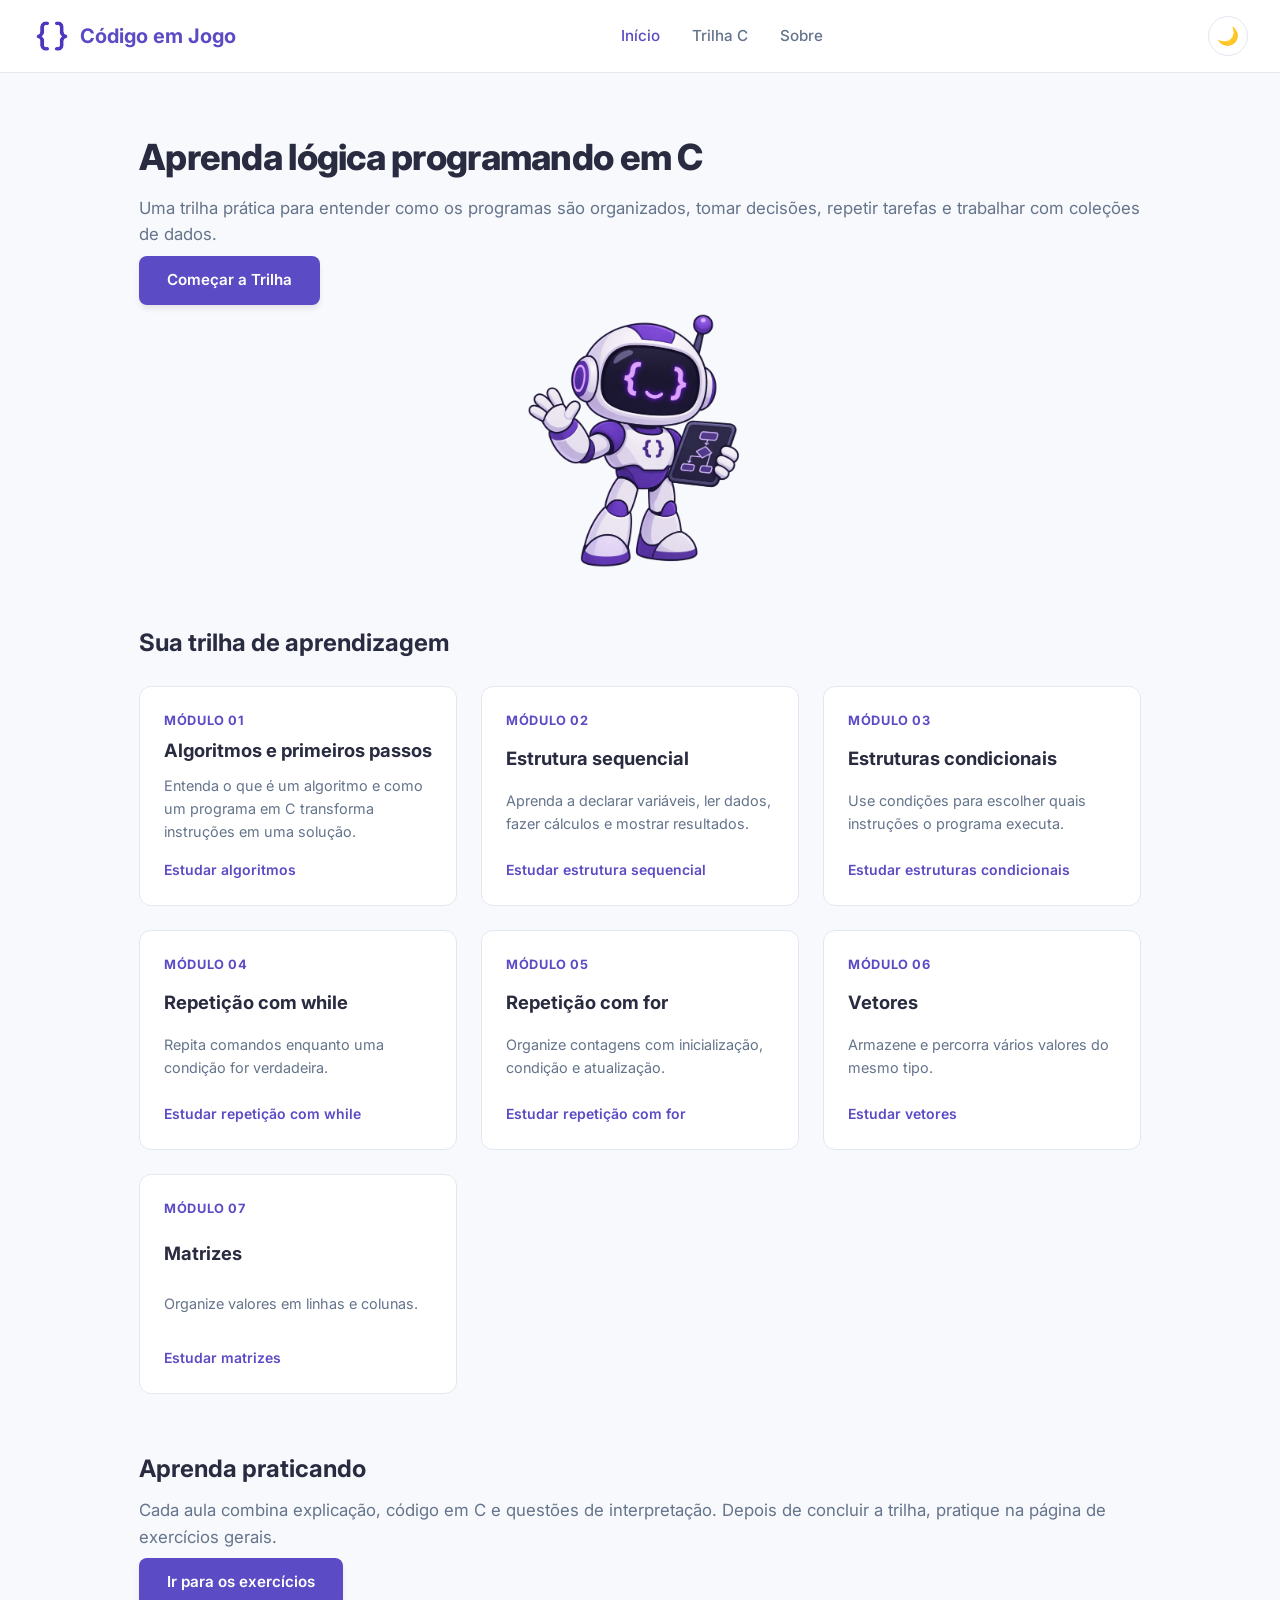
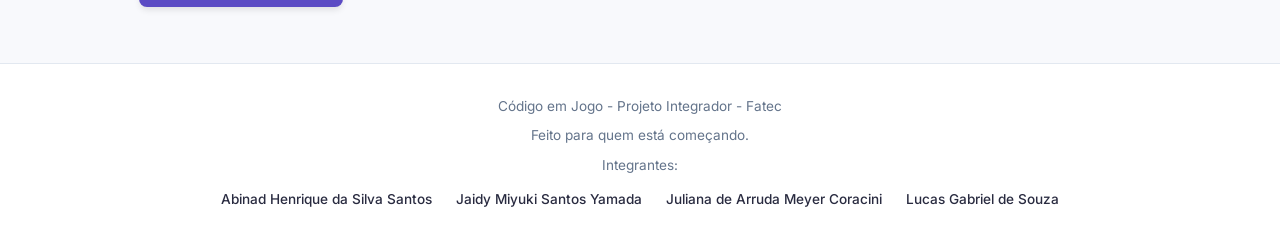
<file: index.html>
<!DOCTYPE html>
<html lang="pt-BR">
<head>
    <meta charset="UTF-8">
    <meta name="viewport" content="width=device-width, initial-scale=1.0">
    
        <script>
        if (localStorage.getItem('tema') === 'escuro') {
            document.documentElement.classList.add('dark-mode');
        }
    </script>

    <link rel="stylesheet" href="css/style.css">
    <title>Código em Jogo</title>
</head>
<body>
    <header class="navbar">
        <a href="index.html" class="logo">
            <img src="assets/imagens/logo-codigo-em-jogo.png" 
            alt=""
            width="48"
            height="48"
            >
            <span>Código em Jogo</span>
        </a>

        <nav aria-label="Menu principal">
          <ul>
            <li>
                <a href="index.html" aria-current="page">Início</a>
            </li>
            <li>
                <a href="#trilha">Trilha C</a>
            </li>
            <li>
                <a href="sobre.html">Sobre</a>
            </li>
          </ul>
        </nav>

        <button id="botao-tema" aria-label="Alternar tema claro e escuro">🌙</button>
        
    </header>

    <main id="conteudo-principal">
        <section class="destaque-topo" aria-labelledby="titulo-apresentacao">
            
            <h1 id="titulo-apresentacao">
                Aprenda lógica programando em C
            </h1>

            <p>
                Uma trilha prática para entender como os programas são organizados, 
                tomar decisões, repetir tarefas e trabalhar com coleções de dados.
            </p>

            <a href="paginas/01-algoritmos.html" id="botao-trilha" class="botao-acao">Começar a Trilha</a>

            <img 
                src="assets/imagens/mascote-codigo-em-jogo.png" 
                alt="Codi, mascote do Código em Jogo, segurandoo um tablet com 
                fluxograma"
                class="mascote"
                width="240"
                >
           
        </section>

        <section id="trilha" aria-labelledby="titulo-trilha">
            <h2 id="titulo-trilha">Sua trilha de aprendizagem</h2>

            <div class="lista-modulos">

                <article class="cartao-modulo">
                    <p>Módulo 01</p>

                    <h3>Algoritmos e primeiros passos</h3>

                    <p>
                        Entenda o que é um algoritmo e como um programa
                        em C transforma instruções em uma solução.
                    </p>

                    <a href="paginas/01-algoritmos.html">
                        Estudar algoritmos
                    </a>
                </article>

                <article class="cartao-modulo">
                    <p>Módulo 02</p>

                    <h3>Estrutura sequencial</h3>

                    <p>
                        Aprenda a declarar variáveis, ler dados,
                        fazer cálculos e mostrar resultados.
                    </p>

                    <a href="paginas/02-sequenciais.html">
                        Estudar estrutura sequencial
                    </a>
                </article>

                <article class="cartao-modulo">
                    <p>Módulo 03</p>

                    <h3>Estruturas condicionais</h3>

                    <p>
                        Use condições para escolher quais instruções
                        o programa executa.
                    </p>

                    <a href="paginas/03-condicionais.html">
                        Estudar estruturas condicionais
                    </a>
                </article>

                <article class="cartao-modulo">
                    <p>Módulo 04</p>

                    <h3>Repetição com while</h3>

                    <p>
                        Repita comandos enquanto uma condição 
                        for verdadeira.
                    </p>

                    <a href="paginas/04-while.html">
                        Estudar repetição com while
                    </a>
                </article>

                <article class="cartao-modulo">
                    <p>Módulo 05</p>

                    <h3>Repetição com for</h3>

                    <p>
                        Organize contagens com inicialização,
                        condição e atualização.
                    </p>

                    <a href="paginas/05-for.html">
                        Estudar repetição com for
                    </a>
                </article>

                <article class="cartao-modulo">
                    <p>Módulo 06</p>

                    <h3>Vetores</h3>

                    <p>
                        Armazene e percorra vários valores do mesmo tipo.
                    </p>

                    <a href="paginas/06-vetores.html">
                        Estudar vetores
                    </a>
                </article>

                <article class="cartao-modulo">
                    <p>Módulo 07</p>

                    <h3>Matrizes</h3>

                    <p>
                        Organize valores em linhas e colunas.
                    </p>

                    <a href="paginas/07-matrizes.html">
                        Estudar matrizes
                    </a>
                </article>
            </div>
        </section>

        <section class="titulo-pratica" aria-labelledby="titulo-pratica">
            <h2 id="titulo-pratica">Aprenda praticando</h2>

            <p>
                Cada aula combina explicação, código em C e questões
                de interpretação. Depois de concluir a trilha,
                pratique na página de exercícios gerais.
            </p>

            <a href="paginas/exercicios.html" class="botao-acao">
                Ir para os exercícios
            </a>
          
        </section>
    </main>

    <footer class="rodape">
        <p>Código em Jogo - Projeto Integrador - Fatec</p>
        <p>Feito para quem está começando.</p>

        <p>Integrantes: </p>
        <ul>
            <li>Abinad Henrique da Silva Santos</li>
            <li>Jaidy Miyuki Santos Yamada</li>
            <li>Juliana de Arruda Meyer Coracini</li>
            <li>Lucas Gabriel de Souza</li>
        </ul>
    </footer>
    <script src="js/botao.js"></script>
    <script src="./js/main.js"></script>
</body>
</html>
</file>
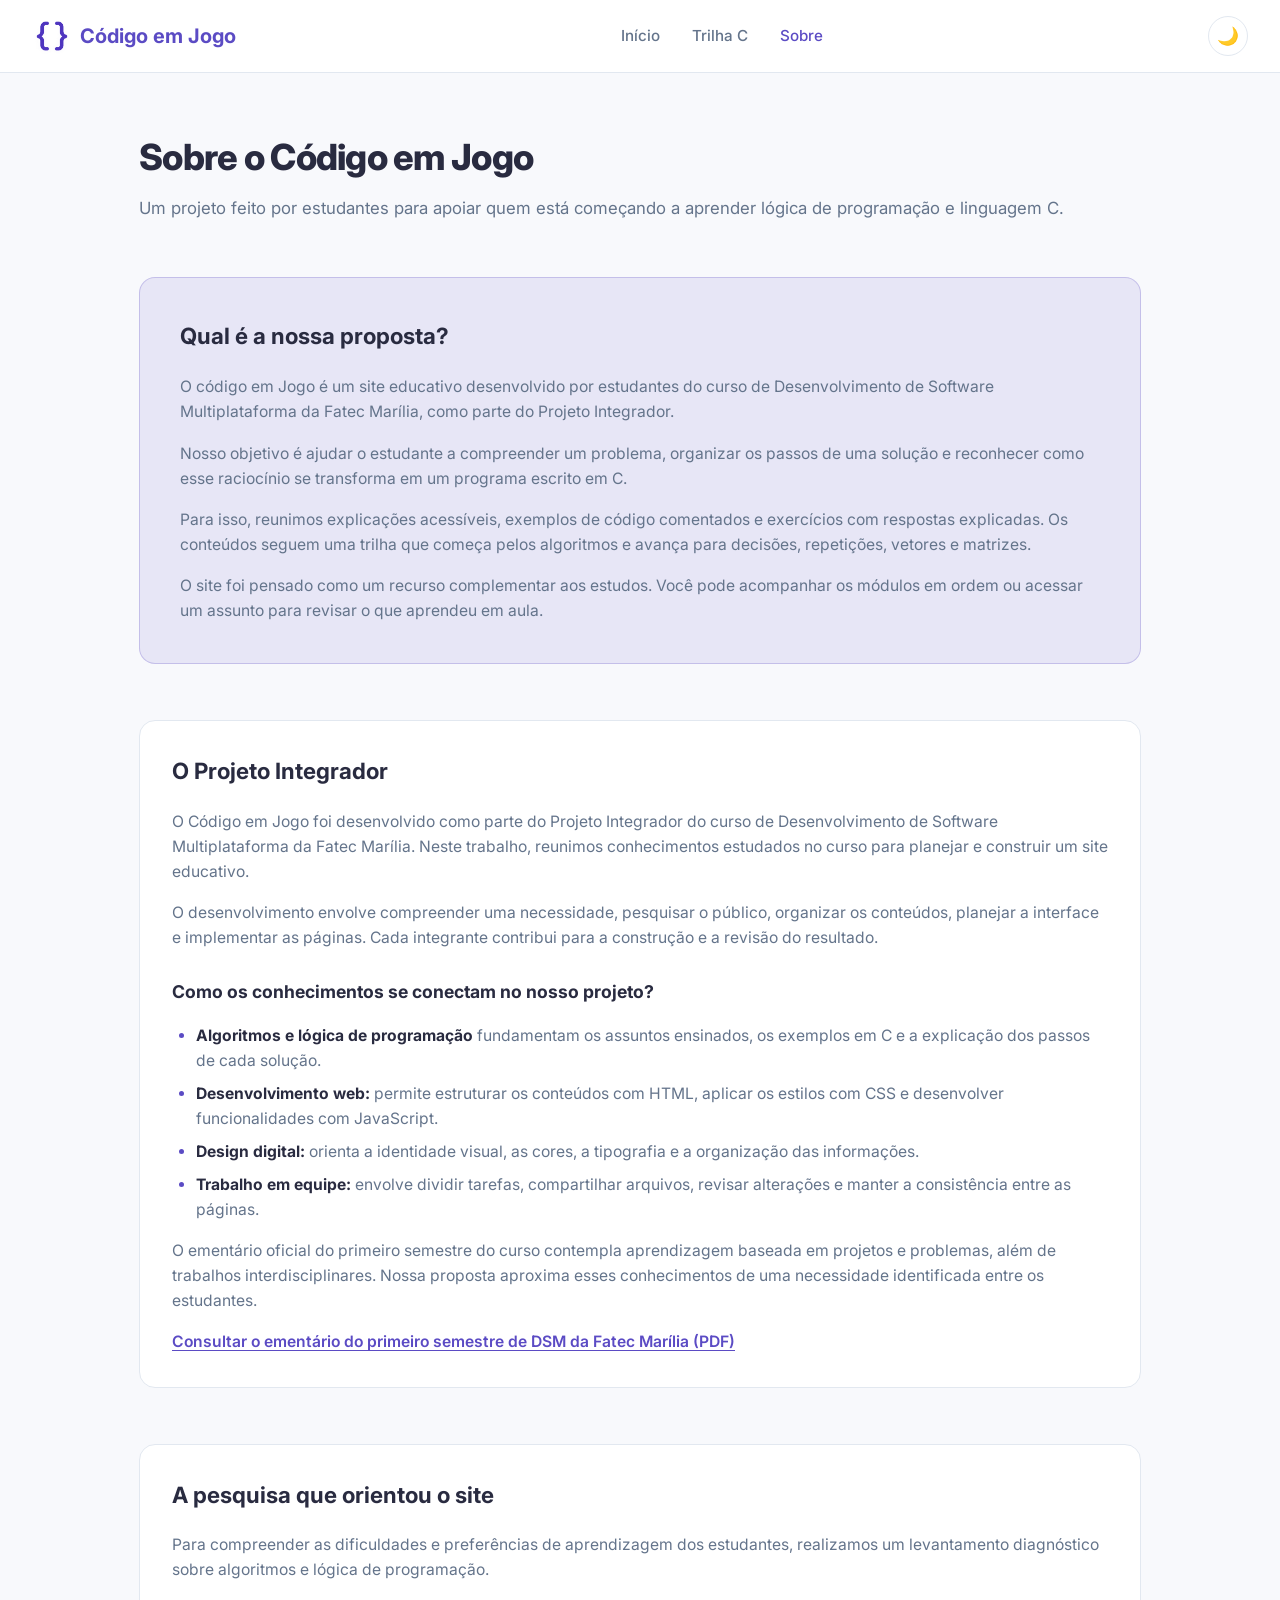
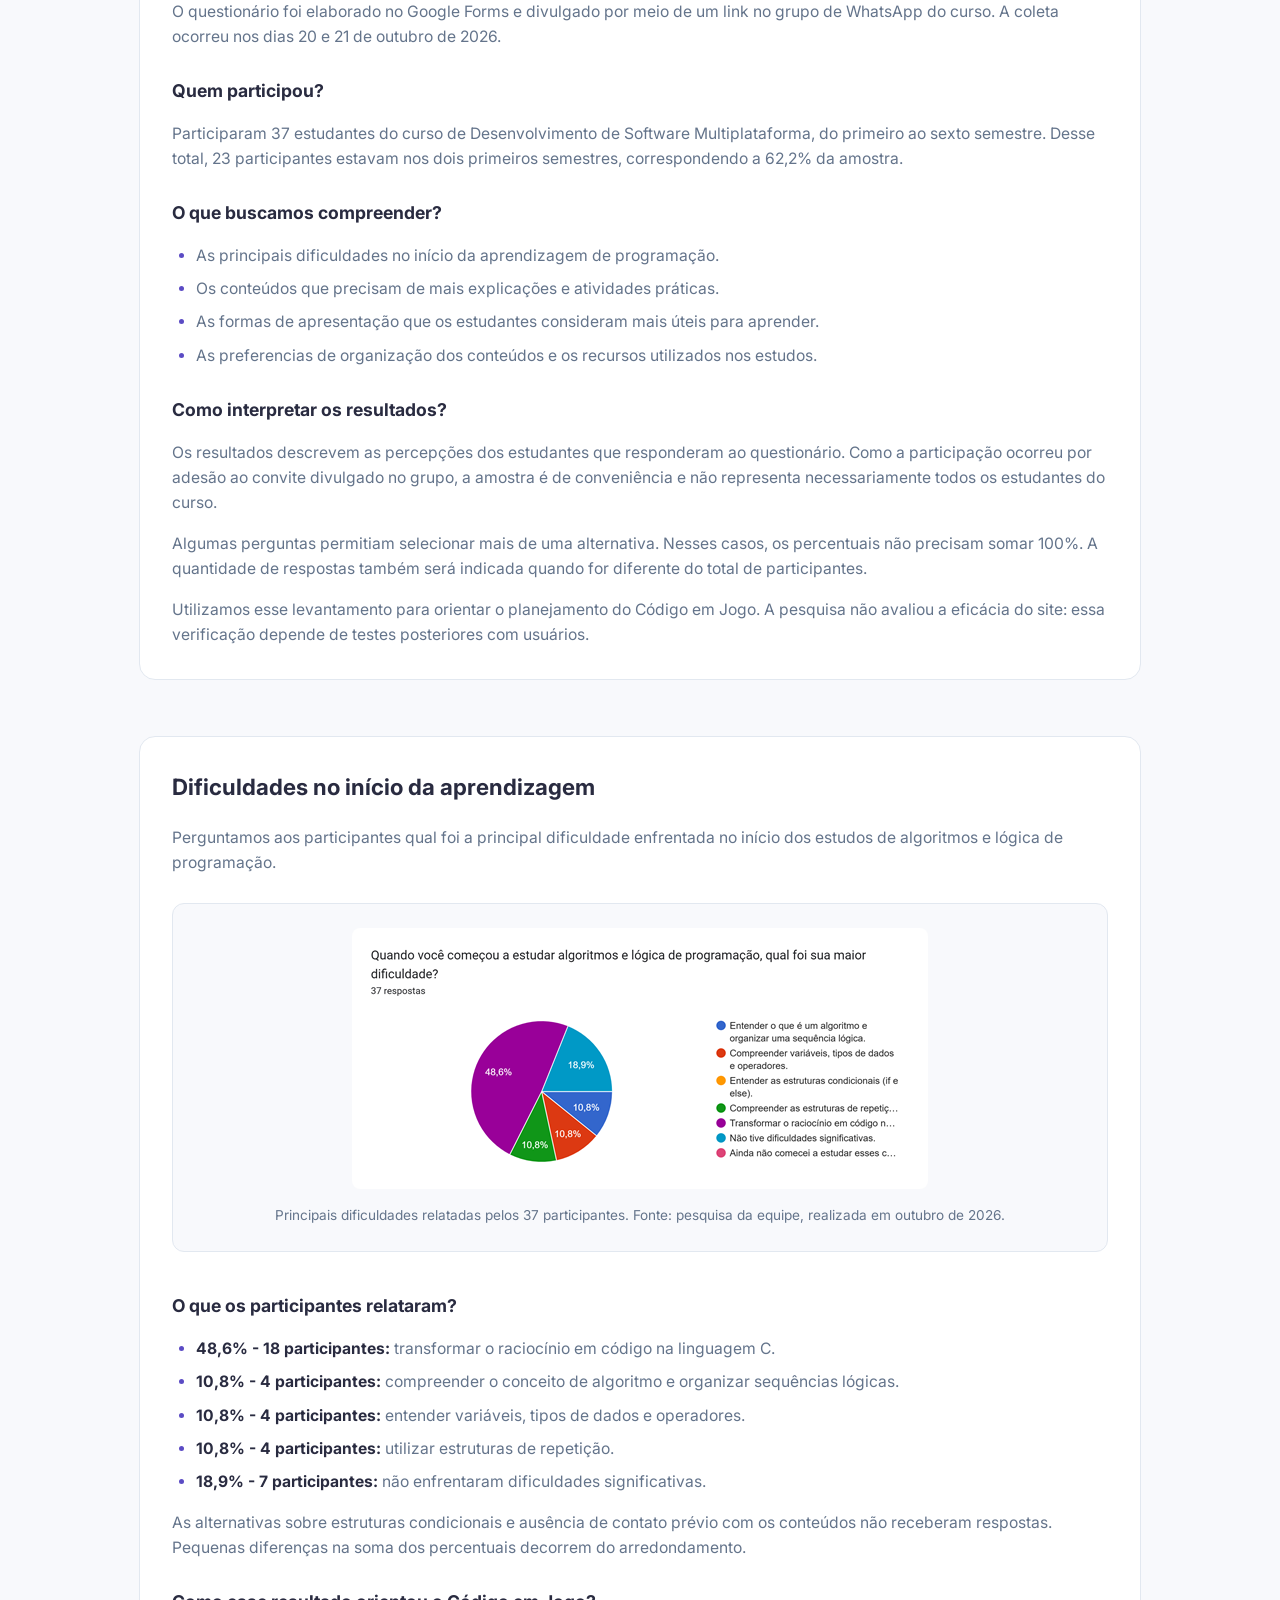
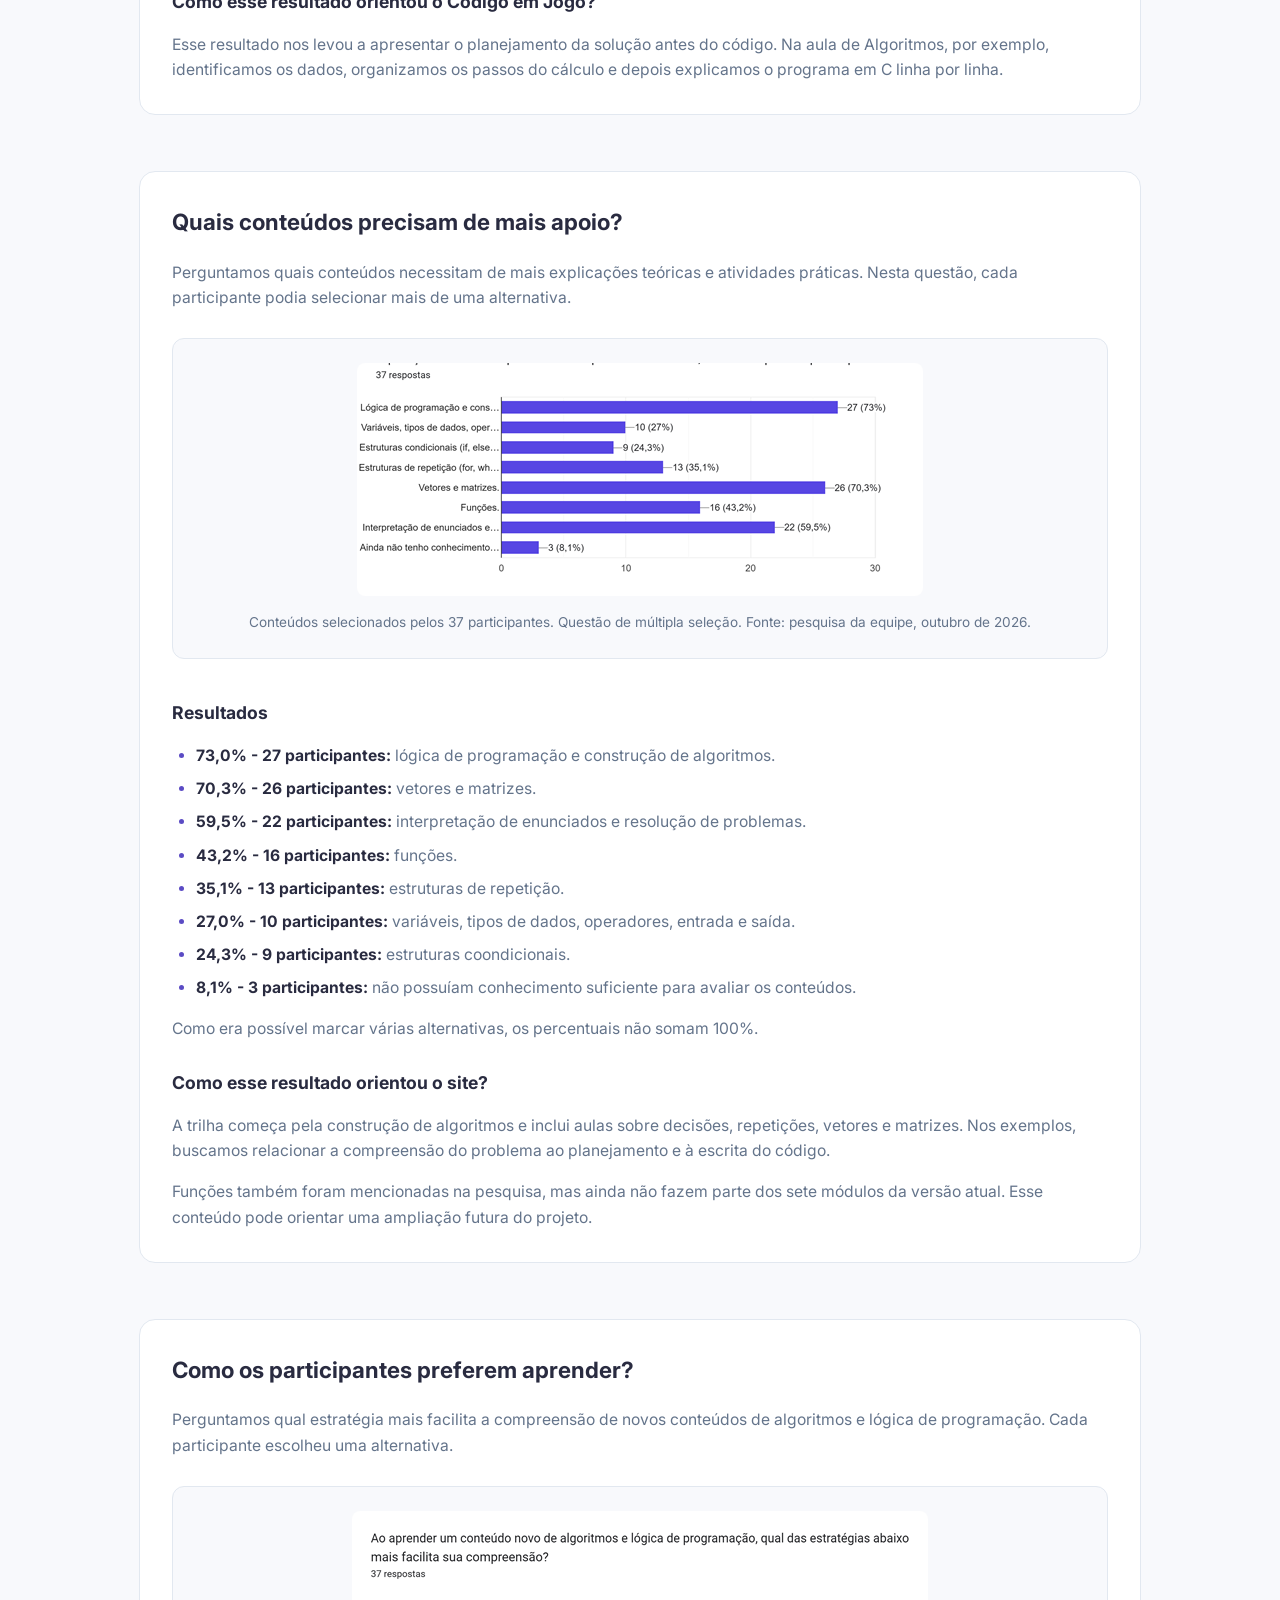
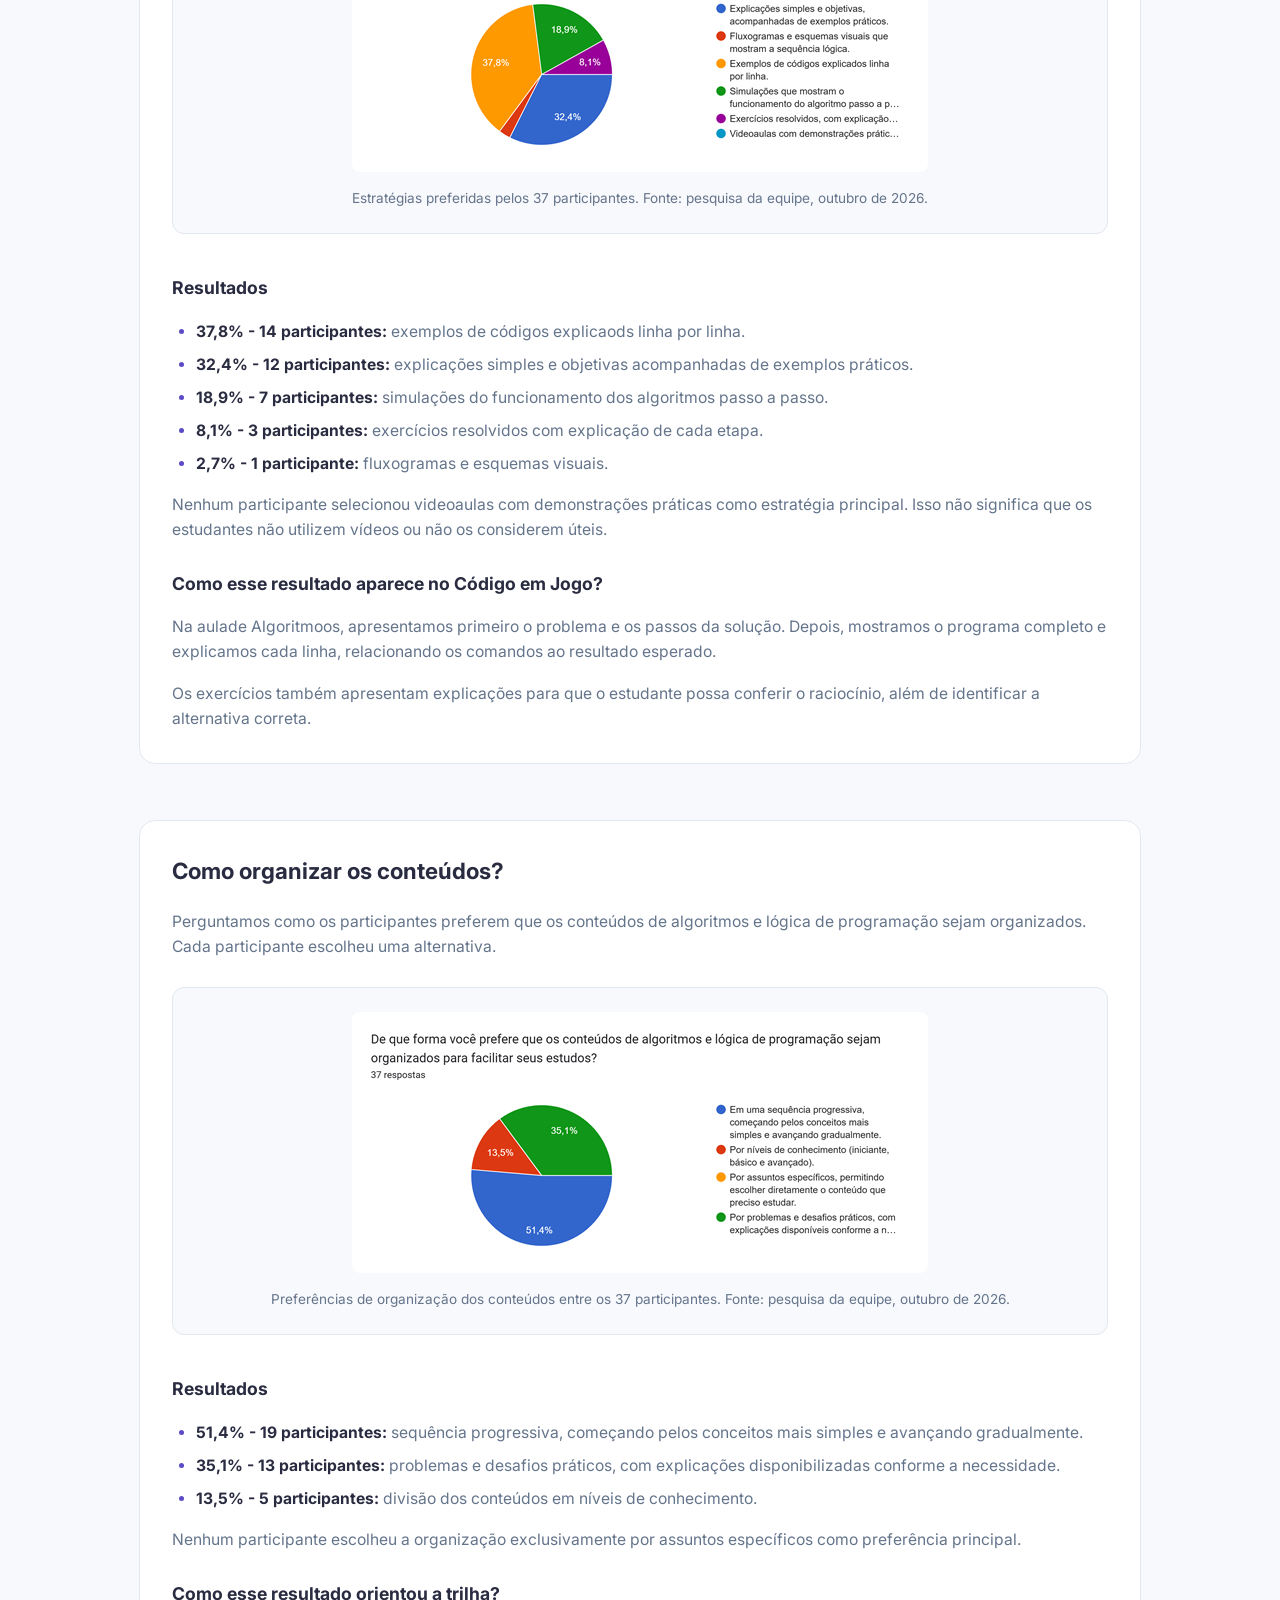
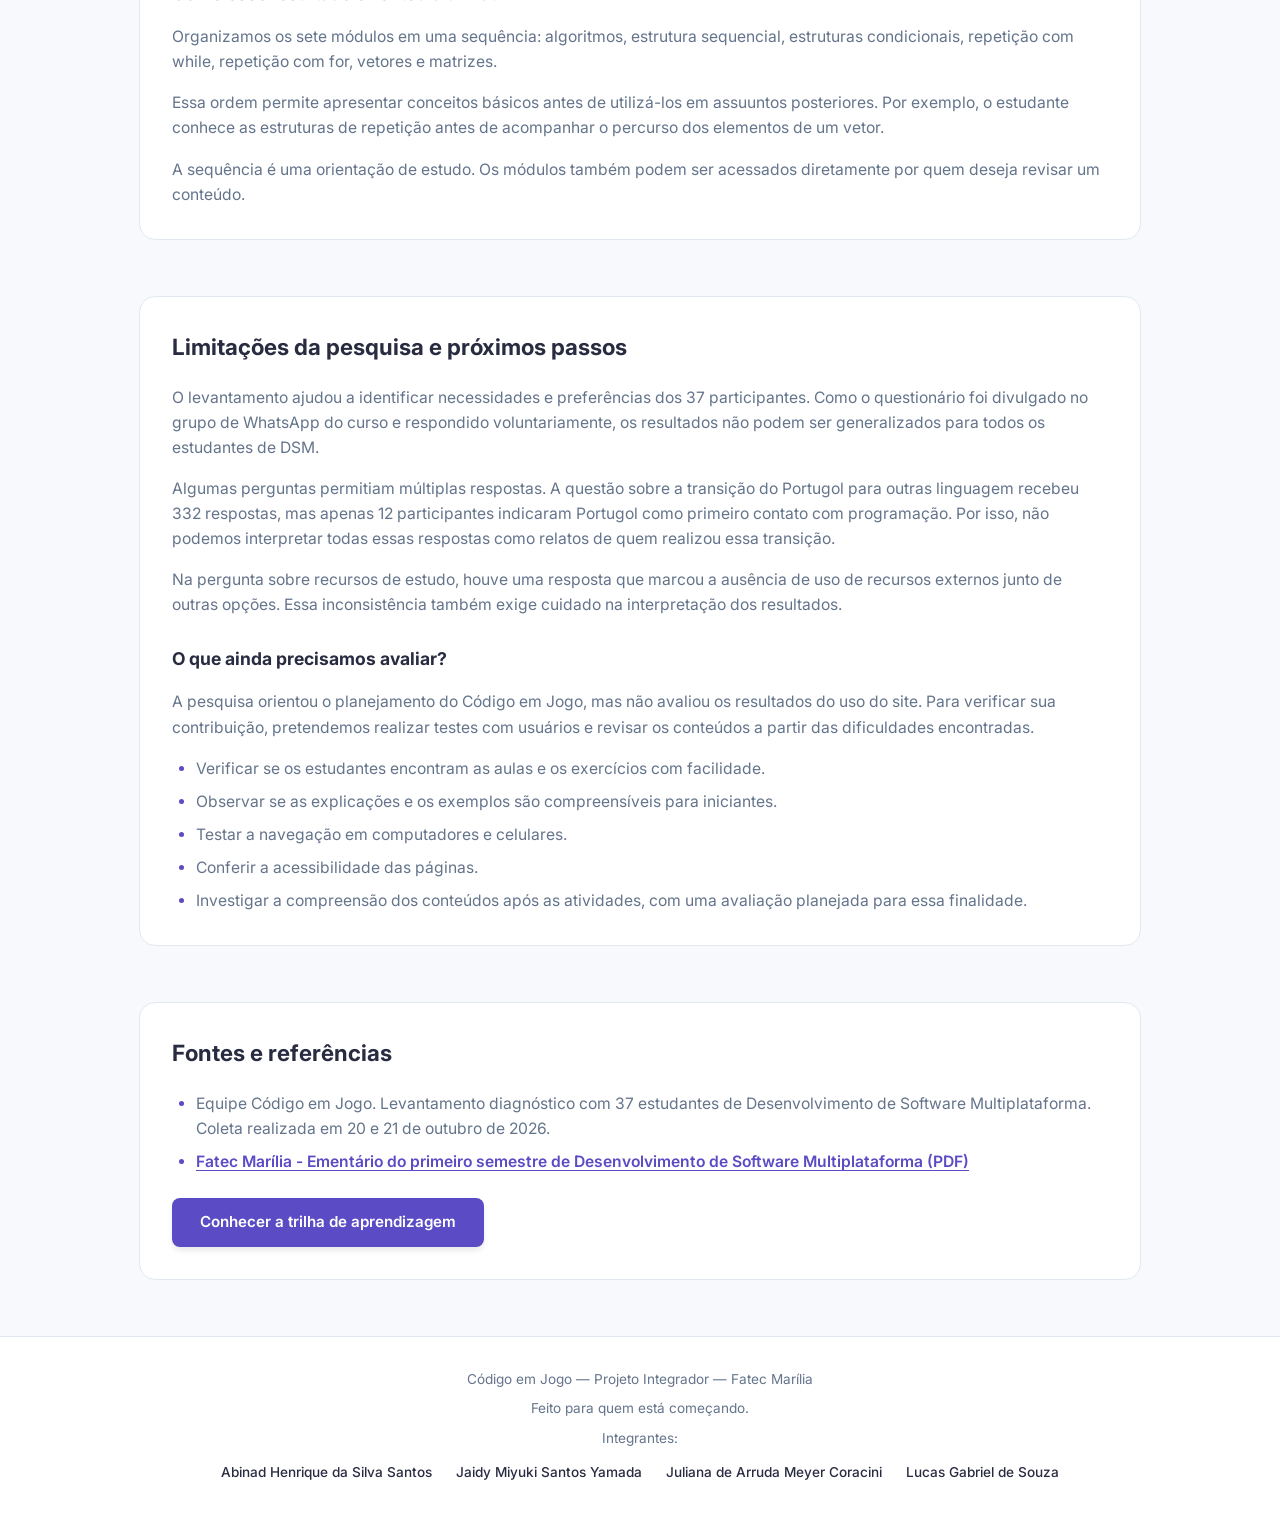
<file: sobre.html>
<!DOCTYPE html>
<html lang="pt-BR">
<head>
    <meta charset="UTF-8">
    <meta name="viewport" content="width=device-width, initial-scale=1.0">
    <title>Sobre o projeto | Código em Jogo</title>

    <script>
        if (localStorage.getItem('tema') === 'escuro') {
            document.documentElement.classList.add('dark-mode');
        }
    </script>

    <link rel="stylesheet" href="css/style.css">
    <link rel="stylesheet" href="css/paginas.css">
</head>

<body>
    <header class="navbar">
        <a href="index.html" class="logo">
            <img src="assets/imagens/logo-codigo-em-jogo.png" 
            alt=""
            width="48"
            height="48"
            >
            <span>Código em Jogo</span>
        </a>

        <nav aria-label="Menu principal">
           <ul>
            <li>
                <a href="index.html">Início</a>
            </li>
            <li>
                <a href="index.html#trilha">Trilha C</a>
            </li>
            <li>
                <a href="sobre.html" aria-current="page">Sobre</a>
            </li>
           </ul> 
        </nav>

         <button id="botao-tema" aria-label="Alternar tema claro e escuro">🌙</button>

    </header>

    <main id="conteudo-principal">
        <section class="destaque-topo"
                aria-labelledby="titulo-sobre">
    
            <h1 id="titulo-sobre">Sobre o Código em Jogo</h1>

            <p>
                Um projeto feito por estudantes para apoiar
                quem está começando a aprender lógica
                de programação e linguagem C.
            </p>
        </section>

        <section class="secao-conteudo"
                aria-labelledby="titulo-proposta">

            <h2 id="titulo-proposta">Qual é a nossa proposta?</h2>

            <p>
                O código em Jogo é um site educativo desenvolvido
                por estudantes do curso de Desenvolvimento de 
                Software Multiplataforma da Fatec Marília,
                como parte do Projeto Integrador.
            </p>
    
            <p>
                Nosso objetivo é ajudar o estudante a compreender
                um problema, organizar os passos de uma solução
                e reconhecer como esse raciocínio se transforma
                em um programa escrito em C.
            </p>

            <p>
                Para isso, reunimos explicações acessíveis,
                exemplos de código comentados e exercícios
                com respostas explicadas. Os conteúdos seguem
                uma trilha que começa pelos algoritmos e avança
                para decisões, repetições, vetores e matrizes.
            </p>

            <p>
                O site foi pensado como um recurso complementar
                aos estudos. Você pode acompanhar os módulos
                em ordem ou acessar um assunto para revisar
                o que aprendeu em aula.
            </p>
        </section>

        <section class="secao-conteudo" aria-labelledby="titulo-projeto-integrador">
            
                <h2 id="titulo-projeto-integrador">
                    O Projeto Integrador
                </h2>

                <p>
                    O Código em Jogo foi desenvolvido como parte do
                    Projeto Integrador do curso de Desenvolvimento
                    de Software Multiplataforma da Fatec Marília.
                    Neste trabalho, reunimos conhecimentos estudados
                    no curso para planejar e construir um site educativo.
                </p>

                <p>
                    O desenvolvimento envolve compreender uma necessidade,
                    pesquisar o público, organizar os conteúdos,
                    planejar a interface e implementar as páginas.
                    Cada integrante contribui para a construção
                    e a revisão do resultado.
                </p>

                <h3>Como os conhecimentos se conectam no nosso projeto?</h3>

                <ul>
                    <li>
                        <strong>Algoritmos e lógica de programação</strong>
                        fundamentam os assuntos ensinados, os exemplos
                        em C e a explicação dos passos de cada solução.
                    </li>

                    <li>
                        <strong>Desenvolvimento web:</strong>
                        permite estruturar os conteúdos com HTML,
                        aplicar os estilos com CSS e desenvolver
                        funcionalidades com JavaScript.
                    </li>

                    <li>
                        <strong>Design digital:</strong>
                        orienta a identidade visual, as cores,
                        a tipografia e a organização das informações.
                    </li>

                    <li>
                        <strong>Trabalho em equipe:</strong>
                        envolve dividir tarefas, compartilhar arquivos,
                        revisar alterações e manter a consistência
                        entre as páginas.
                    </li>
                </ul>

                <p>
                    O ementário oficial do primeiro semestre do curso
                    contempla aprendizagem baseada em projetos e problemas,
                    além de trabalhos interdisciplinares.
                    Nossa proposta aproxima esses conhecimentos
                    de uma necessidade identificada entre os estudantes.
                </p>

                <p>
                    <a href="bkpsitecpsnew.blob.core.windows.net/uploadsitecps/sites/127/2024/08/
                    1o.-Semestre-Ementario-DSM.pdf"
                    >
                        Consultar o ementário do primeiro semestre de DSM
                        da Fatec Marília (PDF)
                    </a>
                </p>
        </section>

        <section class="secao-conteudo"
                aria-labelledby="titulo-pesquisa">
            
            <h2 id="titulo-pesquisa">
                A pesquisa que orientou o site
            </h2>

            <p>
                Para compreender as dificuldades e preferências
                de aprendizagem dos estudantes, realizamos um
                levantamento diagnóstico sobre algoritmos
                e lógica de programação.
            </p>

            <p>
                O questionário foi elaborado no Google Forms
                e divulgado por meio de um link no grupo
                de WhatsApp do curso. A coleta ocorreu nos dias
                <time datetime="2026-10-20">20</time> e
                <time datetime="2026-10-21">21 de outubro de 2026</time>.
            </p>

            <h3>Quem participou?</h3>

            <p>
                Participaram 37 estudantes do curso de
                Desenvolvimento de Software Multiplataforma,
                do primeiro ao sexto semestre.
                Desse total, 23 participantes estavam nos dois
                primeiros semestres, correspondendo a 62,2% da amostra.            
            </p>

            <h3>O que buscamos compreender?</h3>

            <ul>
                <li>
                    As principais dificuldades no início
                    da aprendizagem de programação.
                </li>
                <li>
                    Os conteúdos que precisam de mais
                    explicações e atividades práticas.
                </li>
                <li>
                    As formas de apresentação que os estudantes
                    consideram mais úteis para aprender.
                </li>
                <li>
                    As preferencias de organização dos conteúdos
                    e os recursos utilizados nos estudos.
                </li>
            </ul>

            <h3>Como interpretar os resultados?</h3>

            <p>
                Os resultados descrevem as percepções dos estudantes
                que responderam ao questionário. Como a participação
                ocorreu por adesão ao convite divulgado no grupo,
                a amostra é de conveniência e não representa
                necessariamente todos os estudantes do curso.
            </p>

            <p>
                Algumas perguntas permitiam selecionar mais de uma 
                alternativa. Nesses casos, os percentuais não precisam
                somar 100%. A quantidade de respostas também será
                indicada quando for diferente do total de participantes.
            </p>

            <p>
                Utilizamos esse levantamento para orientar
                o planejamento do Código em Jogo.
                A pesquisa não avaliou a eficácia do site:
                essa verificação depende de testes posteriores
                com usuários.
            </p>
        </section>

        <section class="secao-conteudo" aria-labelledby="titulo-dificuldades">
            
                <h2 id="titulo-dificuldades">
                    Dificuldades no início da aprendizagem
                </h2>

                <p>
                    Perguntamos aos participantes qual foi a principal
                    dificuldade enfrentada no início dos estudos
                    de algoritmos e lógica de programação.
                </p>

                <figure>
                    <img 
                        src="assets/imagens/grafico-dificuldades-iniciais.png" 
                        alt="Distribuição das principais dificuldades iniciais.
                            Transformar o raciocínio em código C foi a mais
                            indicada, com 48,6% das respostas."
                        style="max-width: 100%; height: auto;"
                    >

                    <figcaption>
                        Principais dificuldades relatadas pelos
                        37 participantes. Fonte: pesquisa da equipe,
                        realizada em outubro de 2026.
                    </figcaption>
                </figure>

                <h3>O que os participantes relataram?</h3>

                <ul>
                    <li>
                        <strong>48,6% - 18 participantes:</strong>
                        transformar o raciocínio em código na linguagem C.
                    </li>
                    <li>
                        <strong>10,8% - 4 participantes:</strong>
                        compreender o conceito de algoritmo
                        e organizar sequências lógicas.
                    </li>
                    <li>
                        <strong>10,8% - 4 participantes:</strong>
                        entender variáveis, tipos de dados e operadores.
                    </li>
                    <li>
                        <strong>10,8% - 4 participantes:</strong>
                        utilizar estruturas de repetição.
                    </li>
                    <li>
                        <strong>18,9% - 7 participantes:</strong>
                        não enfrentaram dificuldades significativas.
                    </li>
                </ul>

                <p>
                    As alternativas sobre estruturas condicionais
                    e ausência de contato prévio com os conteúdos
                    não receberam respostas.
                    Pequenas diferenças na soma dos percentuais
                    decorrem do arredondamento.
                </p>

                <h3>Como esse resultado orientou o Código em Jogo?</h3>

                <p>
                    Esse resultado nos levou a apresentar o planejamento
                    da solução antes do código. Na aula de Algoritmos,
                    por exemplo, identificamos os dados, organizamos
                    os passos do cálculo e depois explicamos
                    o programa em C linha por linha.
                </p>
        </section>

        <section class="secao-conteudo" aria-labelledby="titulo-conteudos-pesquisa">
            
                <h2 id="titulo-conteudo-pesquisa">
                    Quais conteúdos precisam de mais apoio?
                </h2>

                <p>
                    Perguntamos quais conteúdos necessitam de 
                    mais explicações teóricas e atividades práticas.
                    Nesta questão, cada participante podia selecionar 
                    mais de uma alternativa.
                </p>

                <figure>
                    <img src="assets/imagens/grafico-conteudos-aprofundamento.png" 
                    alt="Lógica e algoritmos e vetores e matrizes
                        foram os conteúdos mais selecionados
                        para aprofundamento. Os resultados
                        estão detalhados a seguir."
                    style="max-width: 100%; height: auto;"
                    >

                    <figcaption>
                        Conteúdos selecionados pelos 37 participantes.
                        Questão de múltipla seleção.
                        Fonte: pesquisa da equipe, outubro de 2026.
                    </figcaption>
                </figure>

                <h3>Resultados</h3>

                <ul>
                    <li>
                        <strong>73,0% - 27 participantes:</strong>
                        lógica de programação e construção de algoritmos.
                    </li>
                    <li>
                        <strong>70,3% - 26 participantes:</strong>
                        vetores e matrizes.
                    </li>
                    <li>
                        <strong>59,5% - 22 participantes:</strong>
                        interpretação de enunciados e resolução de problemas.
                    </li>
                    <li>
                        <strong>43,2% - 16 participantes:</strong>
                        funções.
                    </li>
                    <li>
                        <strong>35,1% - 13 participantes:</strong>
                        estruturas de repetição.
                    </li>
                    <li>
                        <strong>27,0% - 10 participantes:</strong>
                        variáveis, tipos de dados, operadores,
                        entrada e saída.
                    </li>
                    <li>
                        <strong>24,3% - 9 participantes:</strong>
                        estruturas coondicionais.
                    </li>
                    <li>
                        <strong>8,1% - 3 participantes:</strong>
                        não possuíam conhecimento suficiente
                        para avaliar os conteúdos.
                    </li>
                </ul>

                <p>
                    Como era possível marcar várias alternativas,
                    os percentuais não somam 100%.
                </p>

                <h3>Como esse resultado orientou o site?</h3>

                <p>
                    A trilha começa pela construção de algoritmos
                    e inclui aulas sobre decisões, repetições,
                    vetores e matrizes. Nos exemplos, buscamos
                    relacionar a compreensão do problema 
                    ao planejamento e à escrita do código.
                </p>

                <p>
                    Funções também foram mencionadas na pesquisa, 
                    mas ainda não fazem parte dos sete módulos 
                    da versão atual. Esse conteúdo pode orientar 
                    uma ampliação futura do projeto.
                
                </p>
        </section>

        <section class="secao-conteudo" aria-labelledby="titulo-formas-aprender">
        
            <h2 id="titulo-formas-aprender">
                Como os participantes preferem aprender?
            </h2>

            <p>
                Perguntamos qual estratégia mais facilita 
                a compreensão de novos conteúdos de algoritmos 
                e lógica de programação. 
                Cada participante escolheu uma alternativa.
            </p>

            <figure>
                <img   
                    src="assets/imagens/grafico-formas-aprender.png" 
                    alt="Códigos explicados linha por linha foram 
                        a estratégia mais escolhida, seguidos de 
                        explicações simples com exemplos práticos. 
                        Os resultados estão detalhados a seguir."
                    style="max-width: 100%; height: auto;"
                >

                <figcaption>
                    Estratégias preferidas pelos 37 participantes. 
                    Fonte: pesquisa da equipe, outubro de 2026.
                </figcaption>
            </figure>

            <h3>Resultados</h3>

            <ul>
                <li>
                    <strong>37,8% - 14 participantes:</strong>
                    exemplos de códigos explicaods linha por linha.
                </li>
                <li>
                    <strong>32,4% - 12 participantes:</strong>
                    explicações simples e objetivas
                    acompanhadas de exemplos práticos.
                </li>
                <li>
                    <strong>18,9% - 7 participantes:</strong>
                    simulações do funcionamento dos algoritmos 
                    passo a passo.
                </li>
                <li>
                    <strong>8,1% - 3 participantes:</strong>
                    exercícios resolvidos com explicação de cada etapa.
                </li>
                <li>
                    <strong>2,7% - 1 participante:</strong>
                    fluxogramas e esquemas visuais.
                </li>
            </ul>

            <p>
                Nenhum participante selecionou videoaulas 
                com demonstrações práticas como estratégia principal. 
                Isso não significa que os estudantes não utilizem 
                vídeos ou não os considerem úteis. 
            </p>

            <h3>Como esse resultado aparece no Código em Jogo?</h3>

            <p>
                Na aulade Algoritmoos, apresentamos primeiro 
                o problema e os passos da solução. 
                Depois, mostramos o programa completo 
                e explicamos cada linha, relacionando 
                os comandos ao resultado esperado. 
            </p>

            <p>
                Os exercícios também apresentam explicações 
                para que o estudante possa conferir o raciocínio, 
                além de identificar a alternativa correta.
            </p>
    
        </section>

        <section class="secao-conteudo" aria-labelledby="titulo-organizacao">
        
            <h2 id="titulo-organizacao">
                Como organizar os conteúdos?
            </h2>

            <p>
                Perguntamos como os participantes preferem 
                que os conteúdos de algoritmos e lógica 
                de programação sejam organizados. 
                Cada participante escolheu uma alternativa. 
            </p>

            <figure>
                <img src="assets/imagens/grafico-organizacao-conteudos.png" 
                    alt="A sequência progressiva foi escolhida por 
                        51,4% dos participantes, seguida da organização 
                        por problemas e desafios práticos, com 35,1%. 
                        Os resultados estão detalhados a seguir."
                    style="max-width: 100%; height: auto;"
                >

                <figcaption>
                    Preferências de organização dos conteúdos 
                    entre os 37 participantes. 
                    Fonte: pesquisa da equipe, outubro de 2026.
                </figcaption>
            </figure>

            <h3>Resultados</h3>

            <ul>
                <li>
                    <strong>51,4% - 19 participantes:</strong>
                    sequência progressiva, começando pelos conceitos 
                    mais simples e avançando gradualmente.
                </li>
                <li>
                    <strong>35,1% - 13 participantes:</strong>
                    problemas e desafios práticos, com explicações 
                    disponibilizadas conforme a necessidade.
                </li>
                <li>
                    <strong>13,5% - 5 participantes:</strong>
                    divisão dos conteúdos em níveis de conhecimento.
                </li>
            </ul>
        
            <p>
                Nenhum participante escolheu a organização 
                exclusivamente por assuntos específicos 
                como preferência principal.
            </p>

            <h3>Como esse resultado orientou a trilha?</h3>

            <p>
                Organizamos os sete módulos em uma sequência:
                algoritmos, estrutura sequencial, estruturas 
                condicionais, repetição com while, repetição 
                com for, vetores e matrizes.
            </p>

            <p>
                Essa ordem permite apresentar conceitos básicos 
                antes de utilizá-los em assuuntos posteriores. 
                Por exemplo, o estudante conhece as estruturas 
                de repetição antes de acompanhar o percurso 
                dos elementos de um vetor.
            </p>

            <p>
                A sequência é uma orientação de estudo.
                Os módulos também podem ser acessados diretamente 
                por quem deseja revisar um conteúdo.
            </p>
        </section>

        <section class="secao-conteudo" aria-labelledby="titulo-limitacoes">

            <h2 id="titulo-limitacoes">
                Limitações da pesquisa e próximos passos
            </h2>

            <p>
                O levantamento ajudou a identificar necessidades 
                e preferências dos 37 participantes. 
                Como o questionário foi divulgado no grupo 
                de WhatsApp do curso e respondido voluntariamente, 
                os resultados não podem ser generalizados 
                para todos os estudantes de DSM. 
            </p>

            <p>
                Algumas perguntas permitiam múltiplas respostas. 
                A questão sobre a transição do Portugol para 
                outras linguagem recebeu 332 respostas, mas apenas 
                12 participantes indicaram Portugol como primeiro 
                contato com programação. Por isso, não podemos 
                interpretar todas essas respostas como relatos 
                de quem realizou essa transição.
            </p>

            <p>
                Na pergunta sobre recursos de estudo, houve 
                uma resposta que marcou a ausência de uso 
                de recursos externos junto de outras opções.
                Essa inconsistência também exige cuidado 
                na interpretação dos resultados.
            </p>

            <h3>O que ainda precisamos avaliar?</h3>

            <p>
                A pesquisa orientou o planejamento do Código em Jogo,
                mas não avaliou os resultados do uso do site.
                Para verificar sua contribuição, pretendemos 
                realizar testes com usuários e revisar 
                os conteúdos a partir das dificuldades encontradas.
            </p>

            <ul>
                <li>
                    Verificar se os estudantes encontram 
                    as aulas e os exercícios com facilidade.
                </li>
                <li>
                    Observar se as explicações e os exemplos 
                    são compreensíveis para iniciantes.
                </li>
                <li>
                    Testar a navegação em computadores e celulares.
                </li>
                <li>
                    Conferir a acessibilidade das páginas.
                </li>
                <li>
                    Investigar a compreensão dos conteúdos 
                    após as atividades, com uma avaliação planejada 
                    para essa finalidade.
                </li>
            </ul>    
        </section>

        <section class="secao-conteudo" aria-labelledby="titulo-fontes">
            
            <h2 id="titulo-fontes">Fontes e referências</h2>

            <ul>
                <li>
                    Equipe Código em Jogo. Levantamento diagnóstico 
                    com 37 estudantes de Desenvolvimento de Software 
                    Multiplataforma. Coleta realizada em 
                    20 e 21 de outubro de 2026.
                </li>

                <li>
                    <a href="https://bkpsitecpsnew.blob.core.windows.net/uploadsitecps/sites/127/2024/
                    08/1o.-Semestre-Ementario-DSM.pdf"
                    >
                        Fatec Marília - Ementário do primeiro 
                        semestre de Desenvolvimento de Software 
                        Multiplataforma (PDF)
                    </a>
                </li>
            </ul>

            <p>
                <a href="index.html#trilha" class="botao-acao">
                    Conhecer a trilha de aprendizagem
                </a>
            </p>
        </section>

    </main>

    <footer class="rodape">
        <p>Código em Jogo — Projeto Integrador — Fatec Marília</p>
        <p>Feito para quem está começando.</p>

        <p>Integrantes:</p>

        <ul>
            <li>Abinad Henrique da Silva Santos</li>
            <li>Jaidy Miyuki Santos Yamada</li>
            <li>Juliana de Arruda Meyer Coracini</li>
            <li>Lucas Gabriel de Souza</li>
        </ul>
    </footer>

    <script src="./js/botao.js"></script>
    
</body>
</html>
</file>
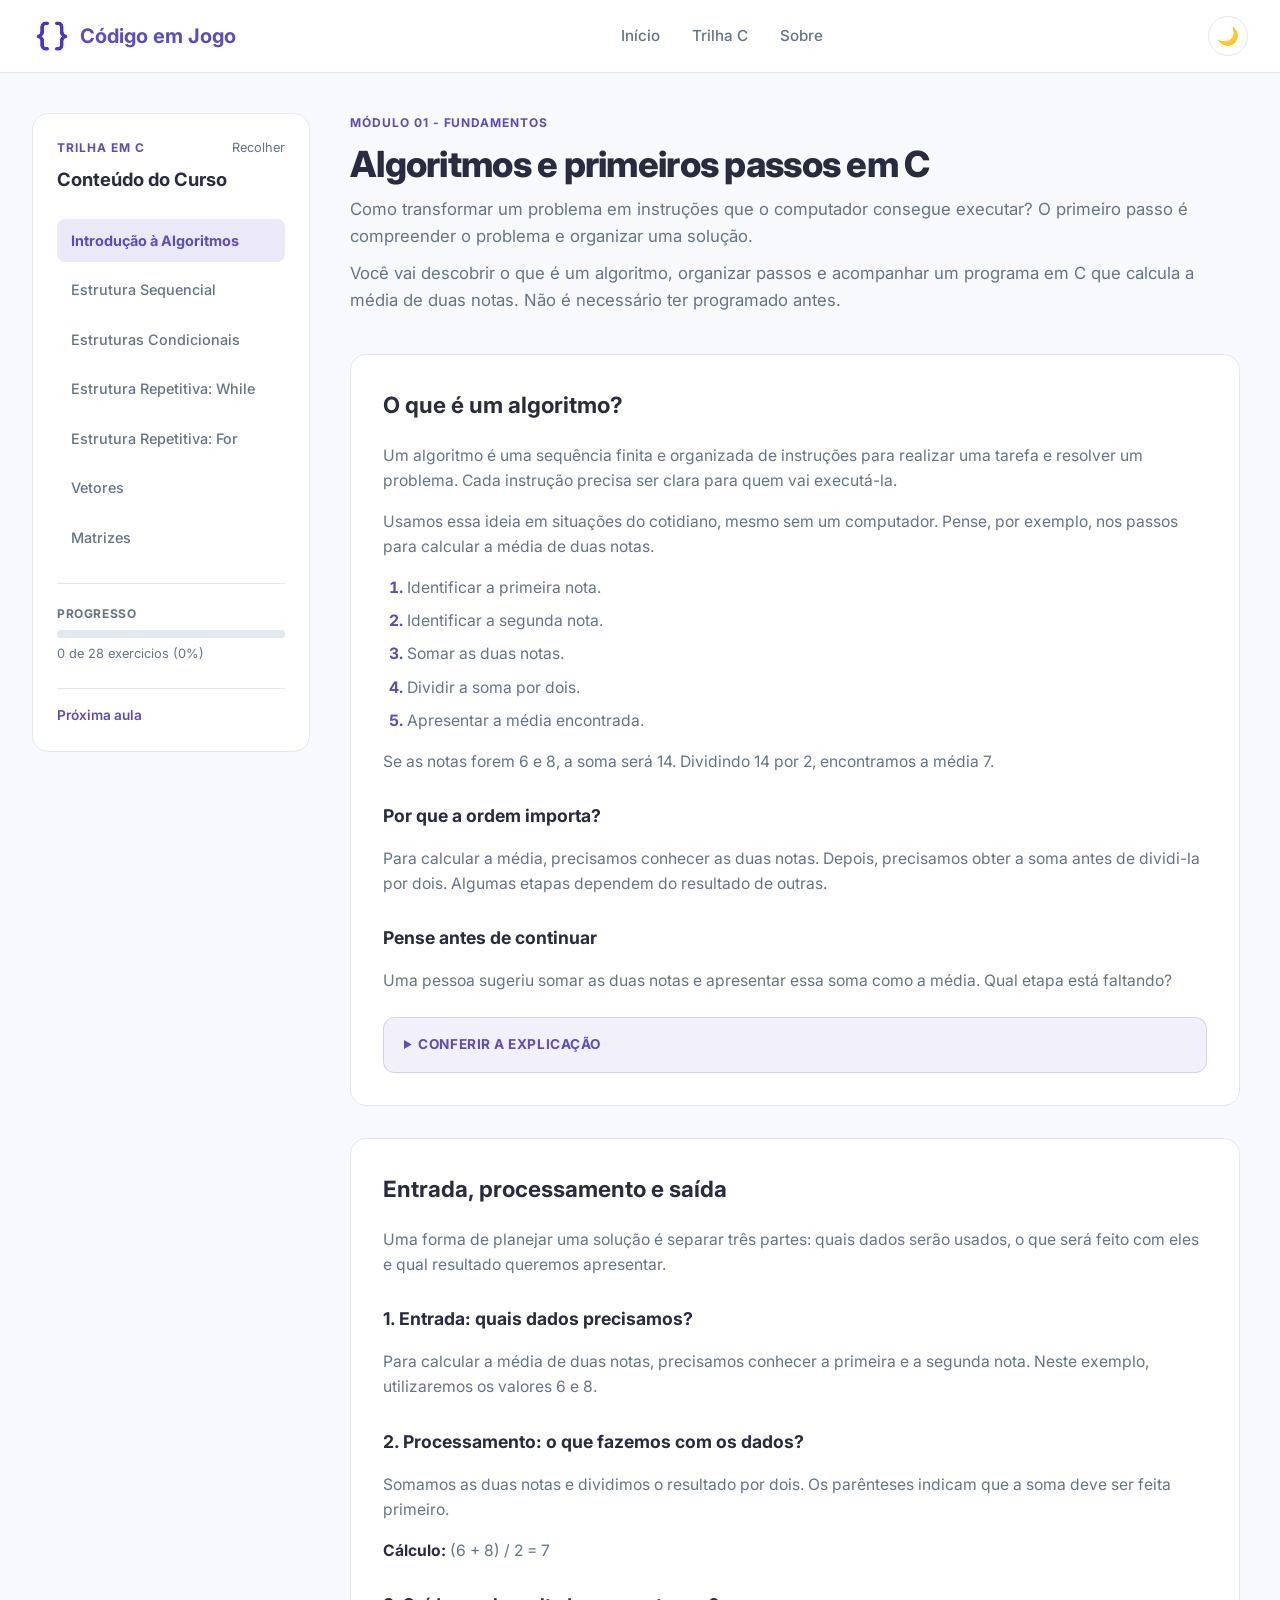
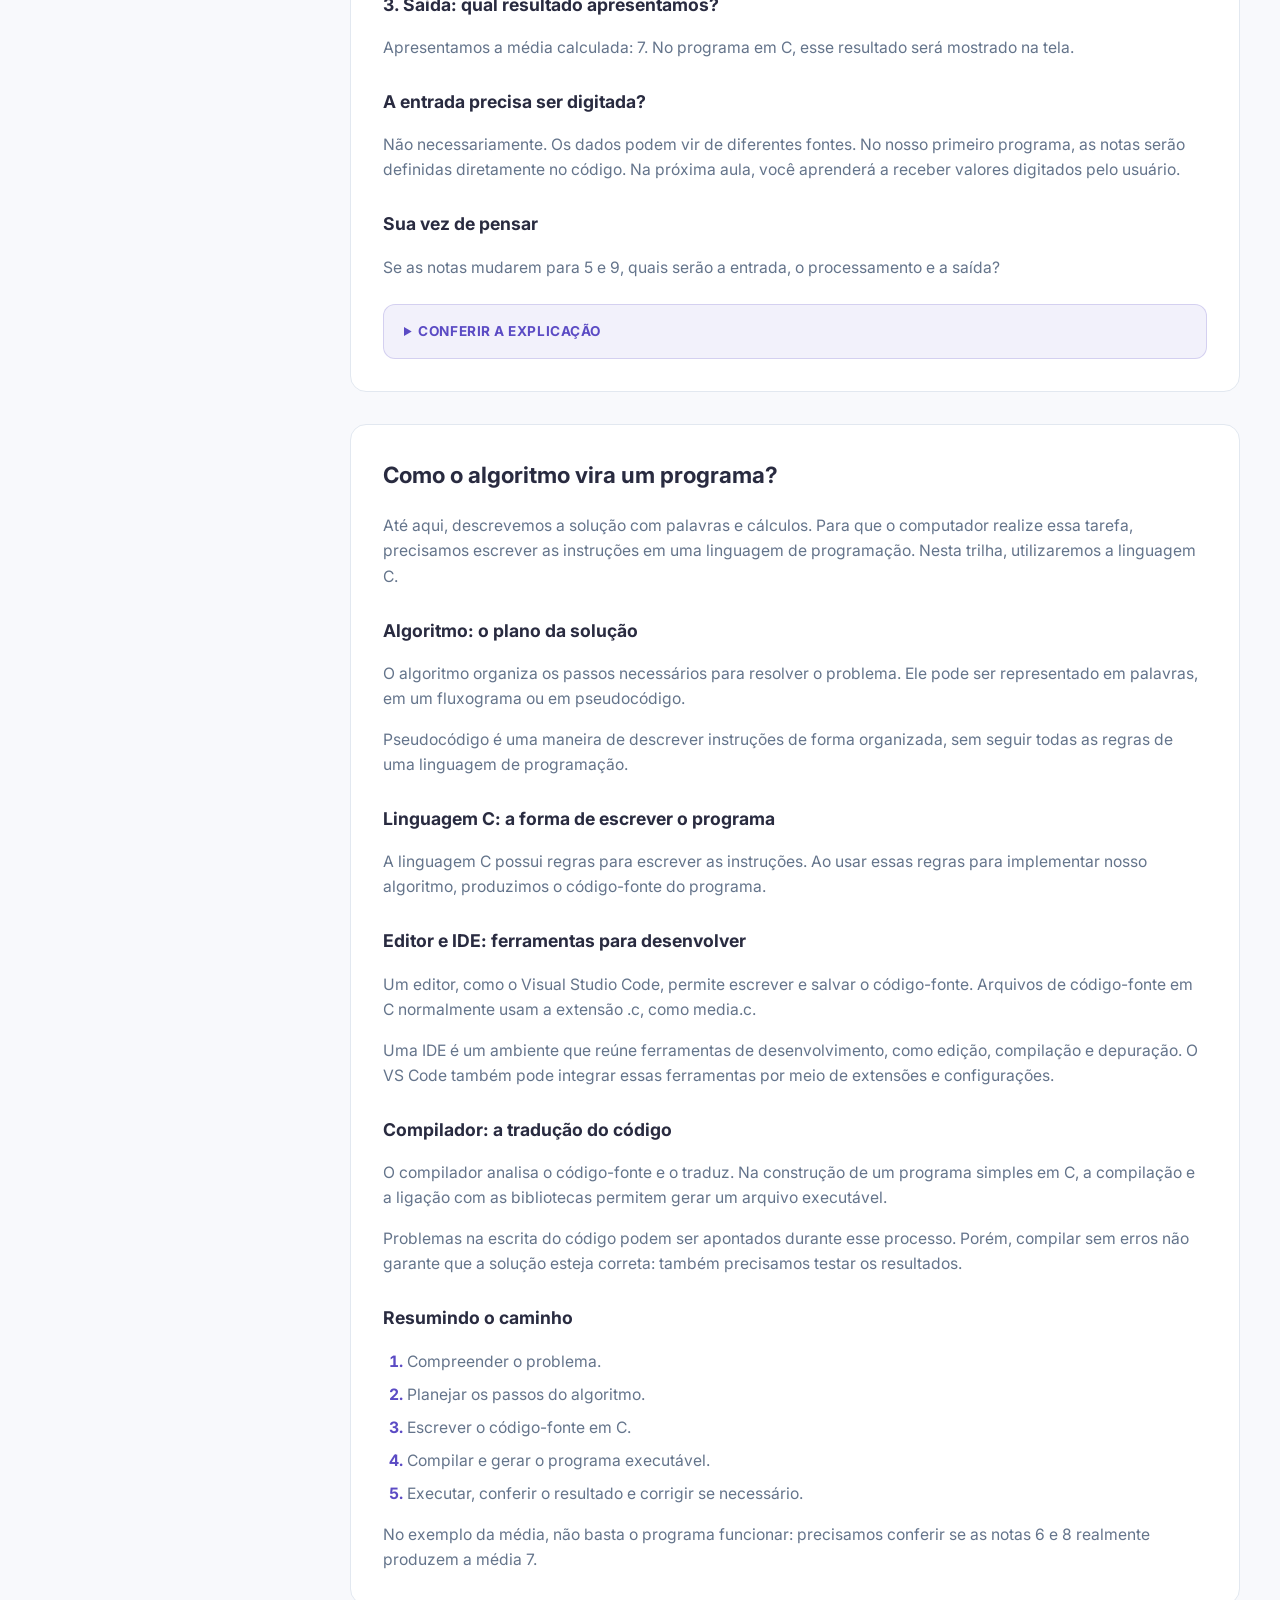
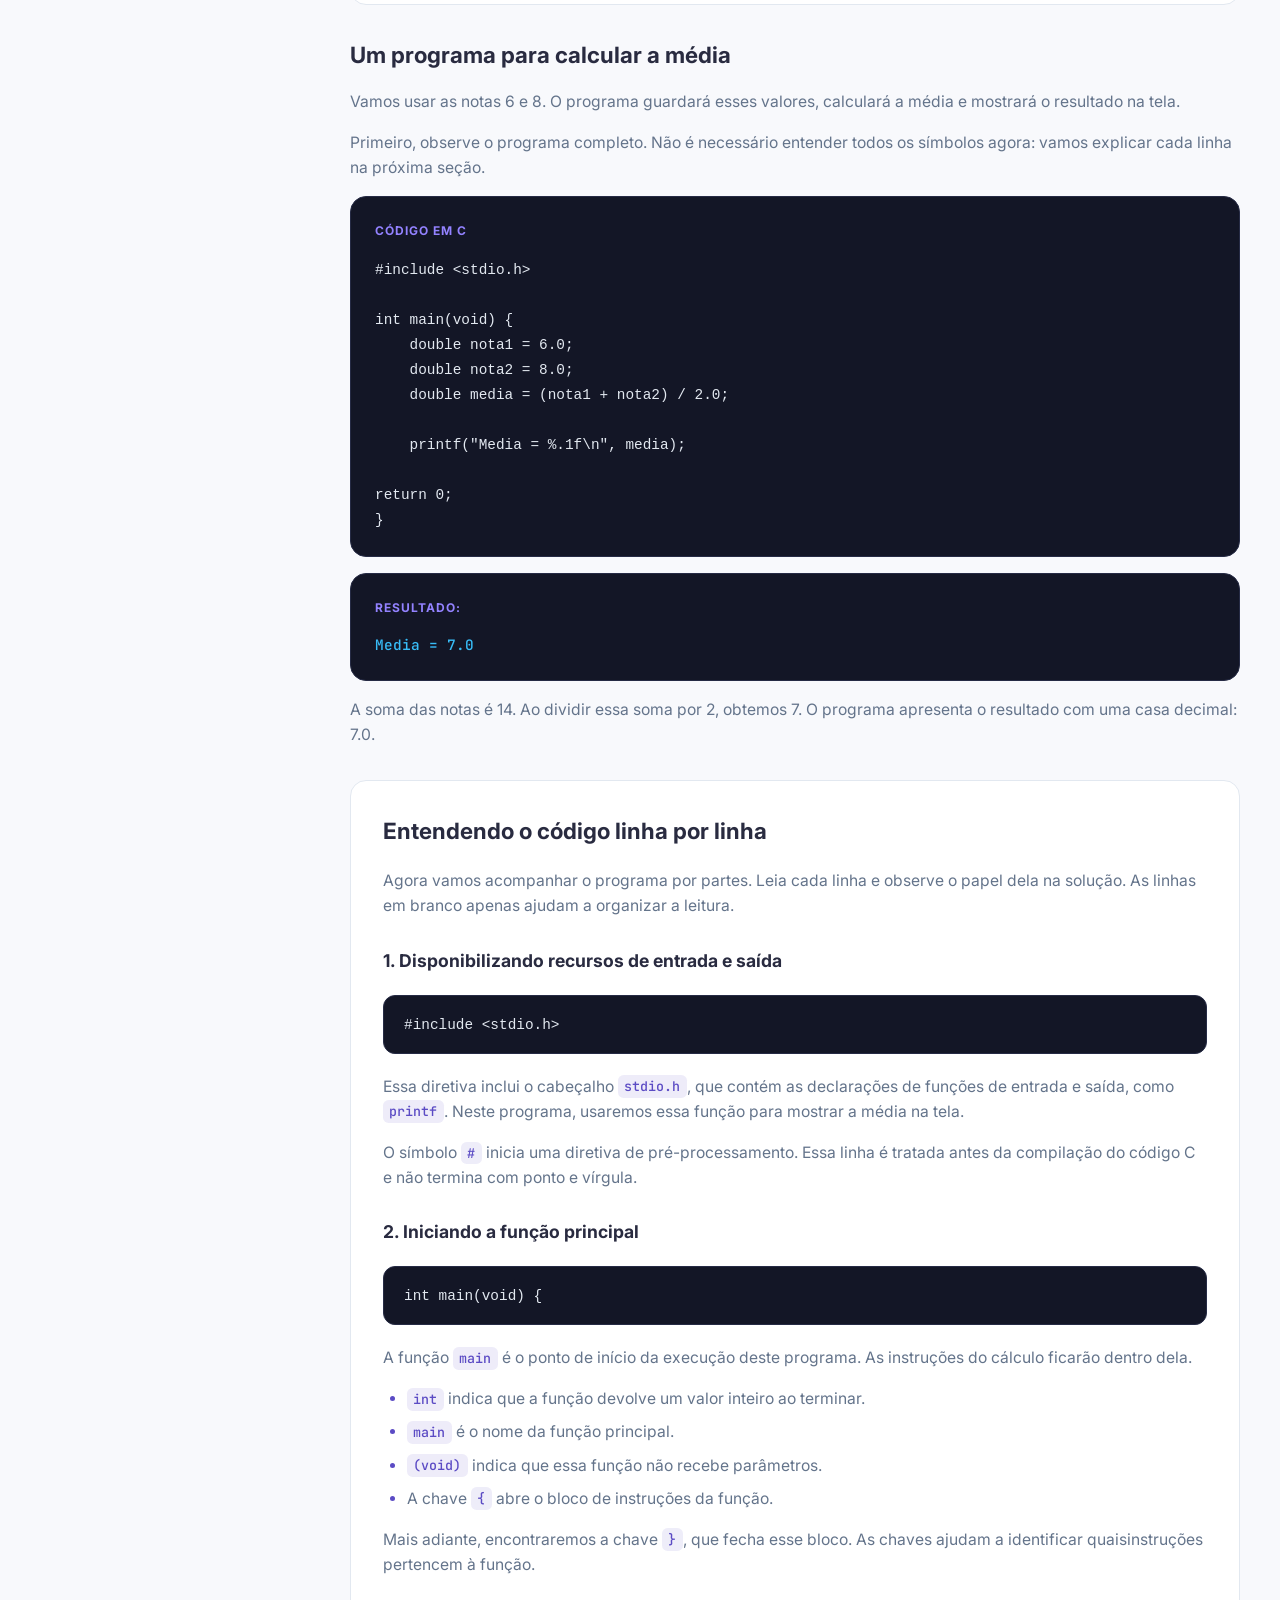
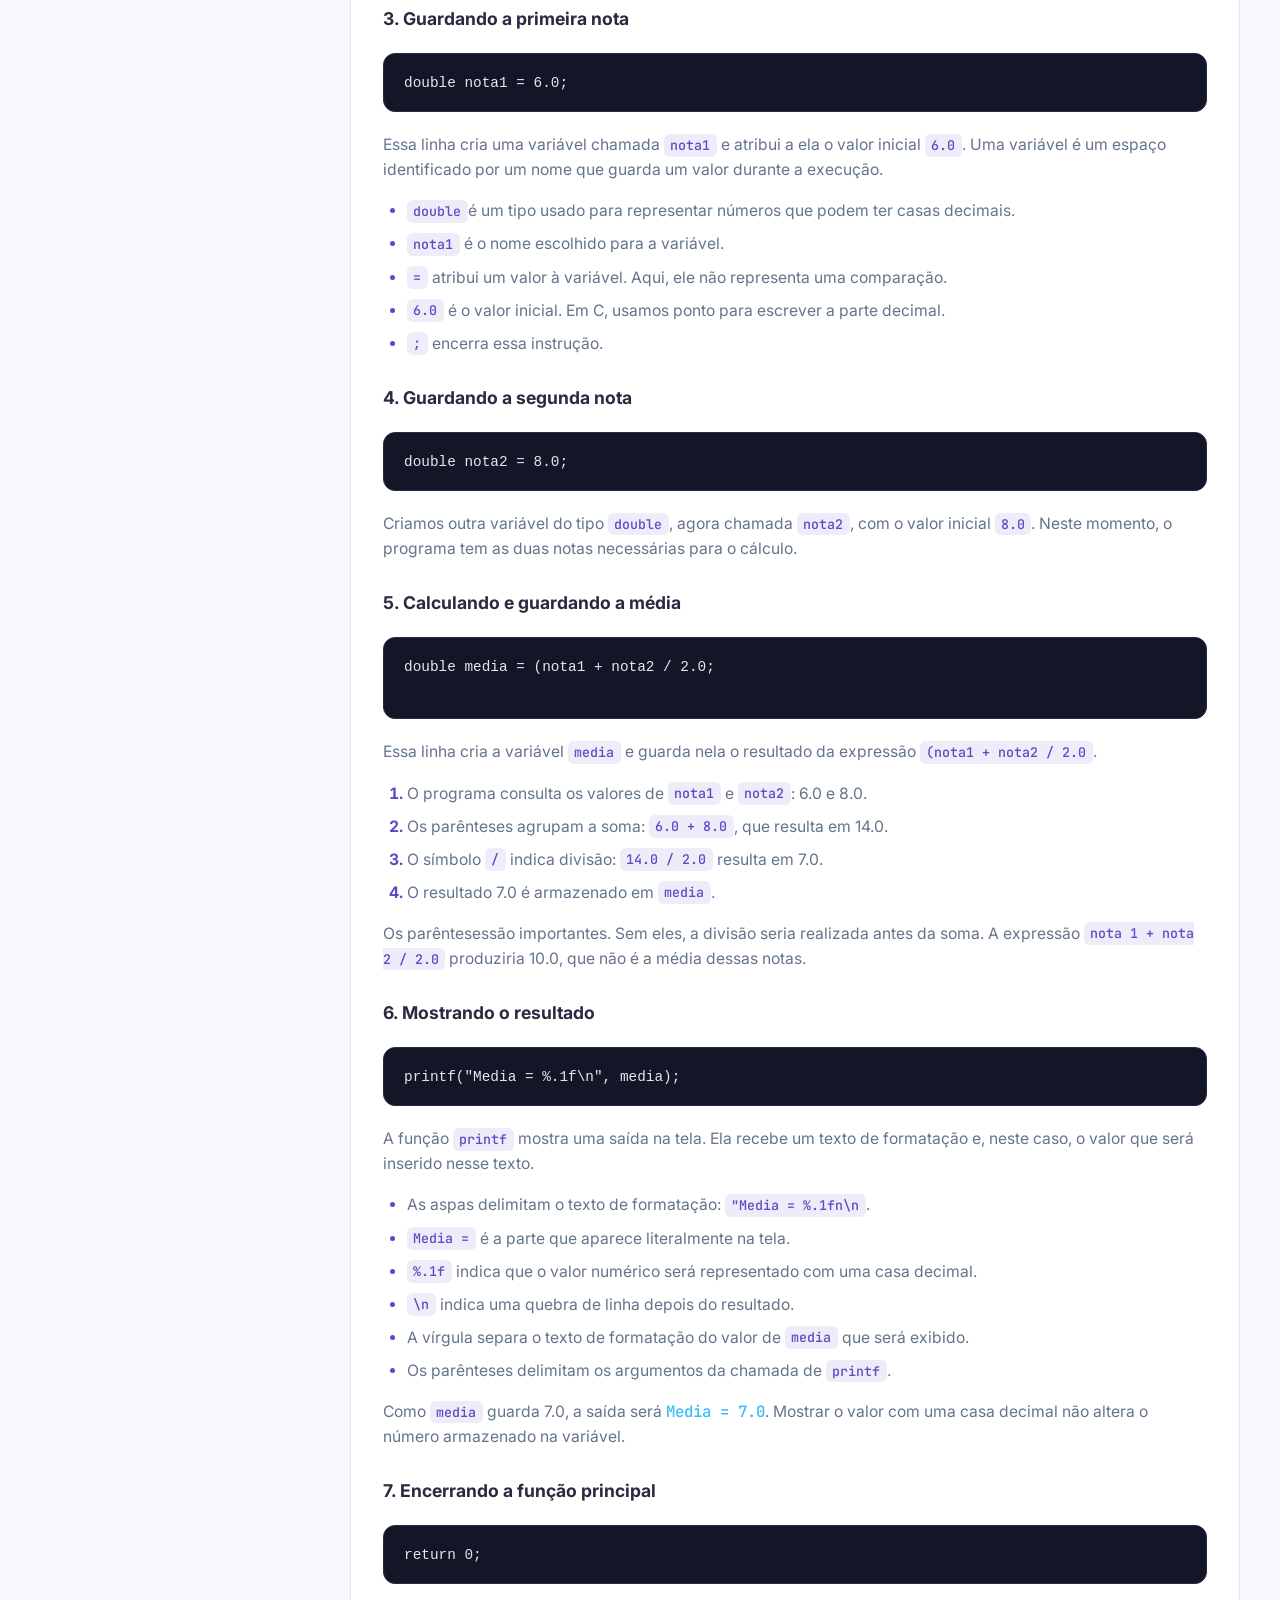
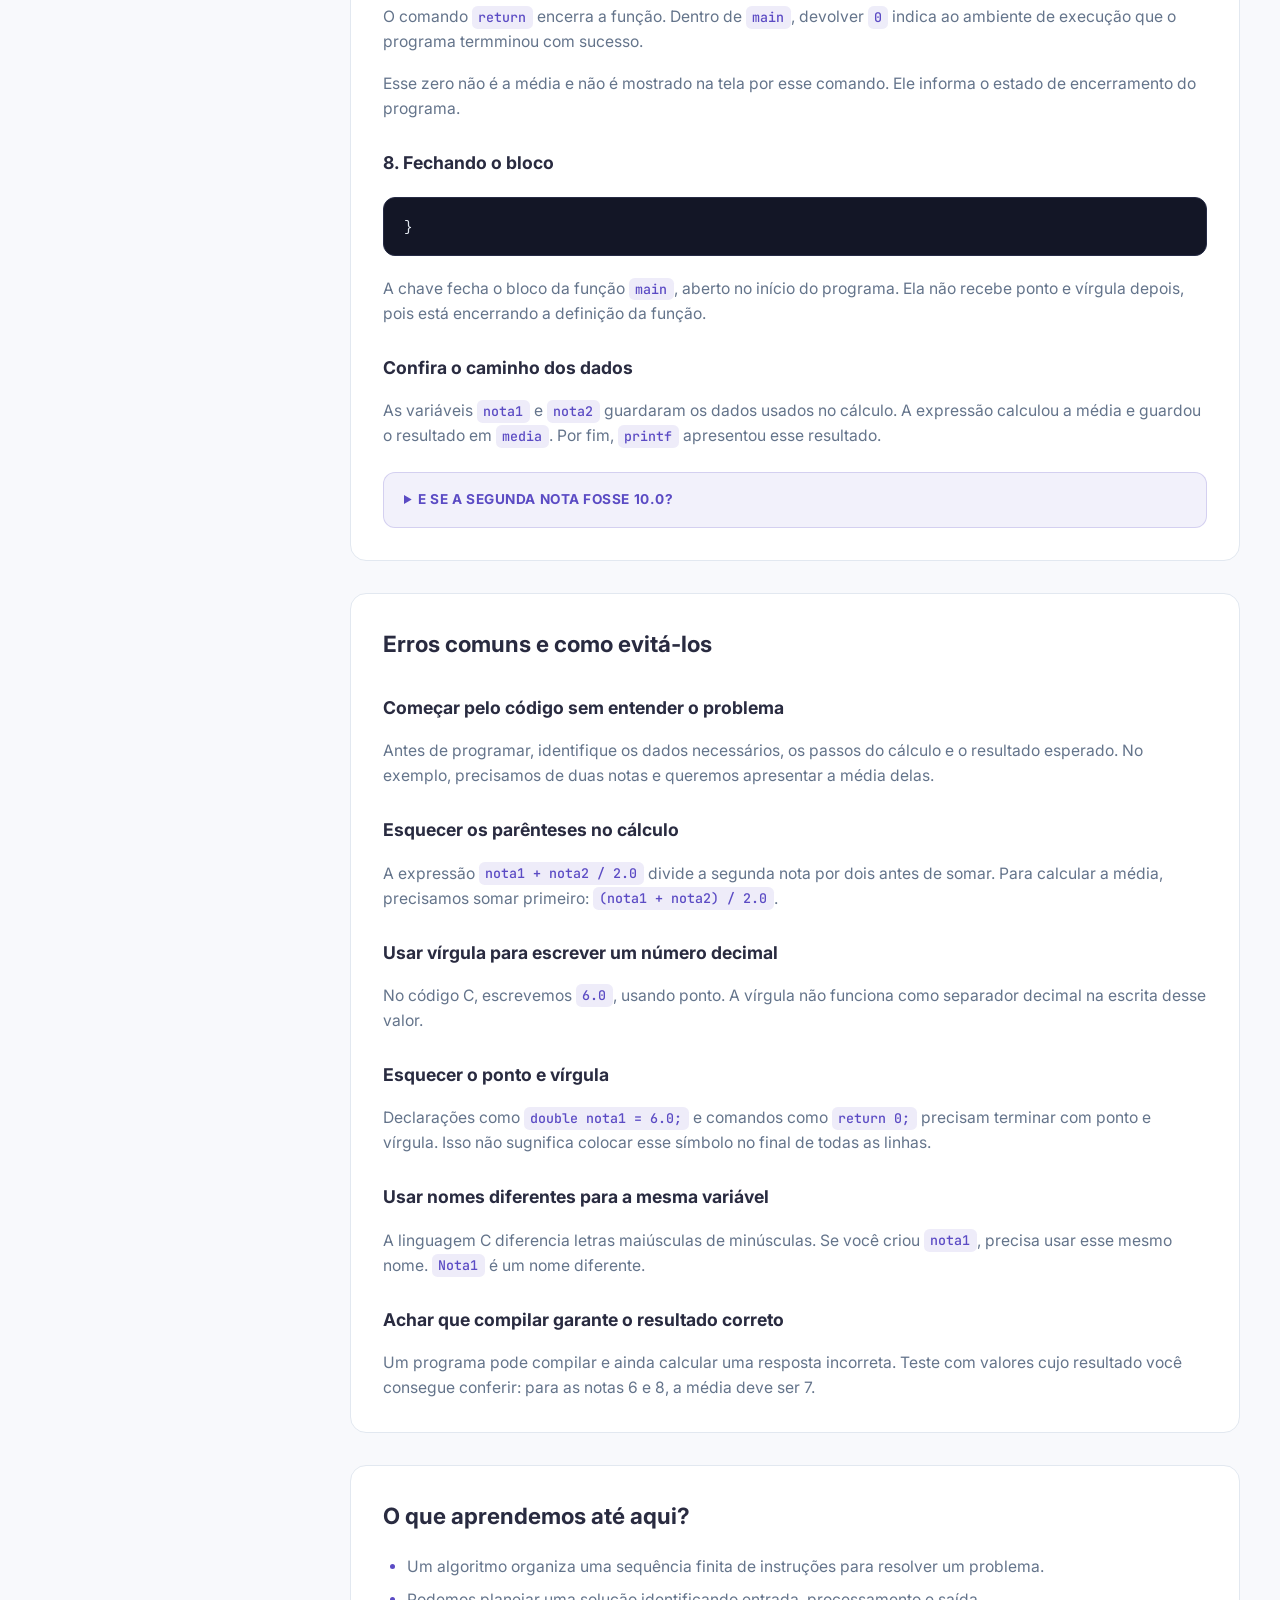
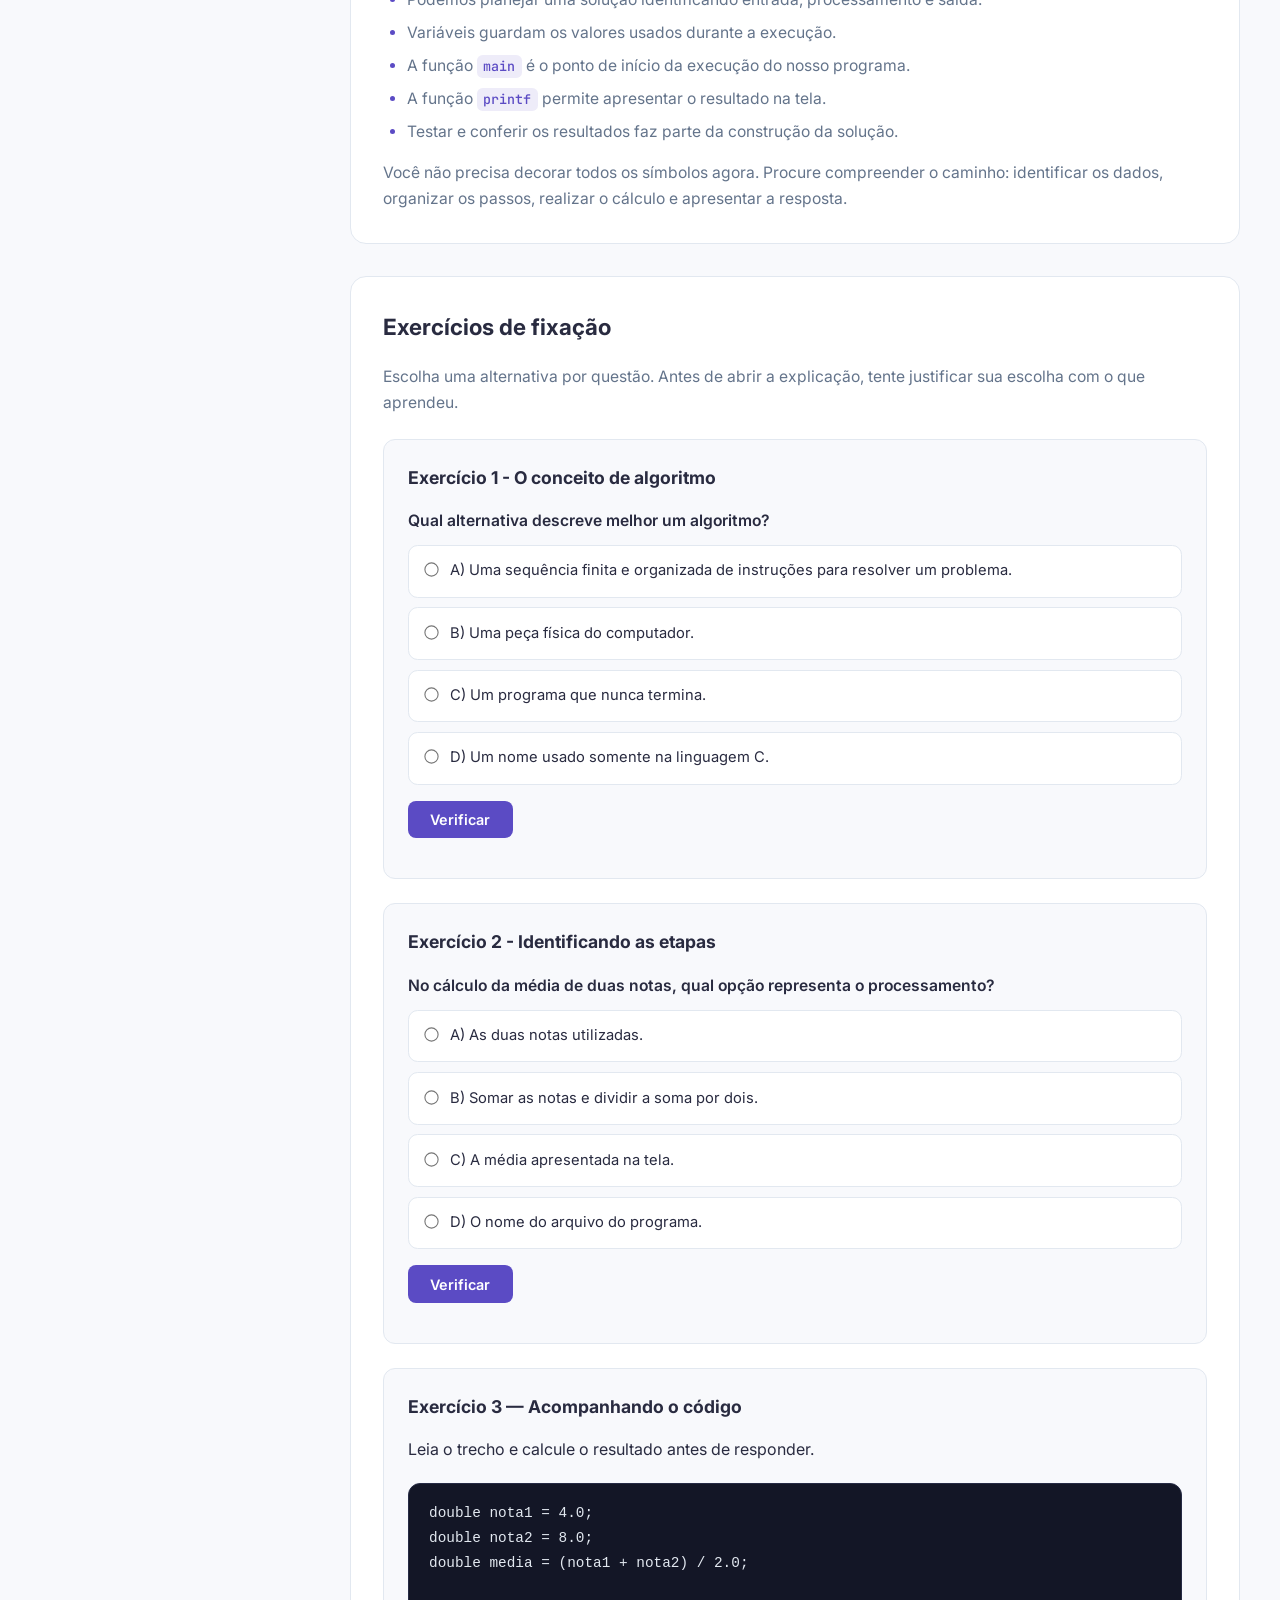
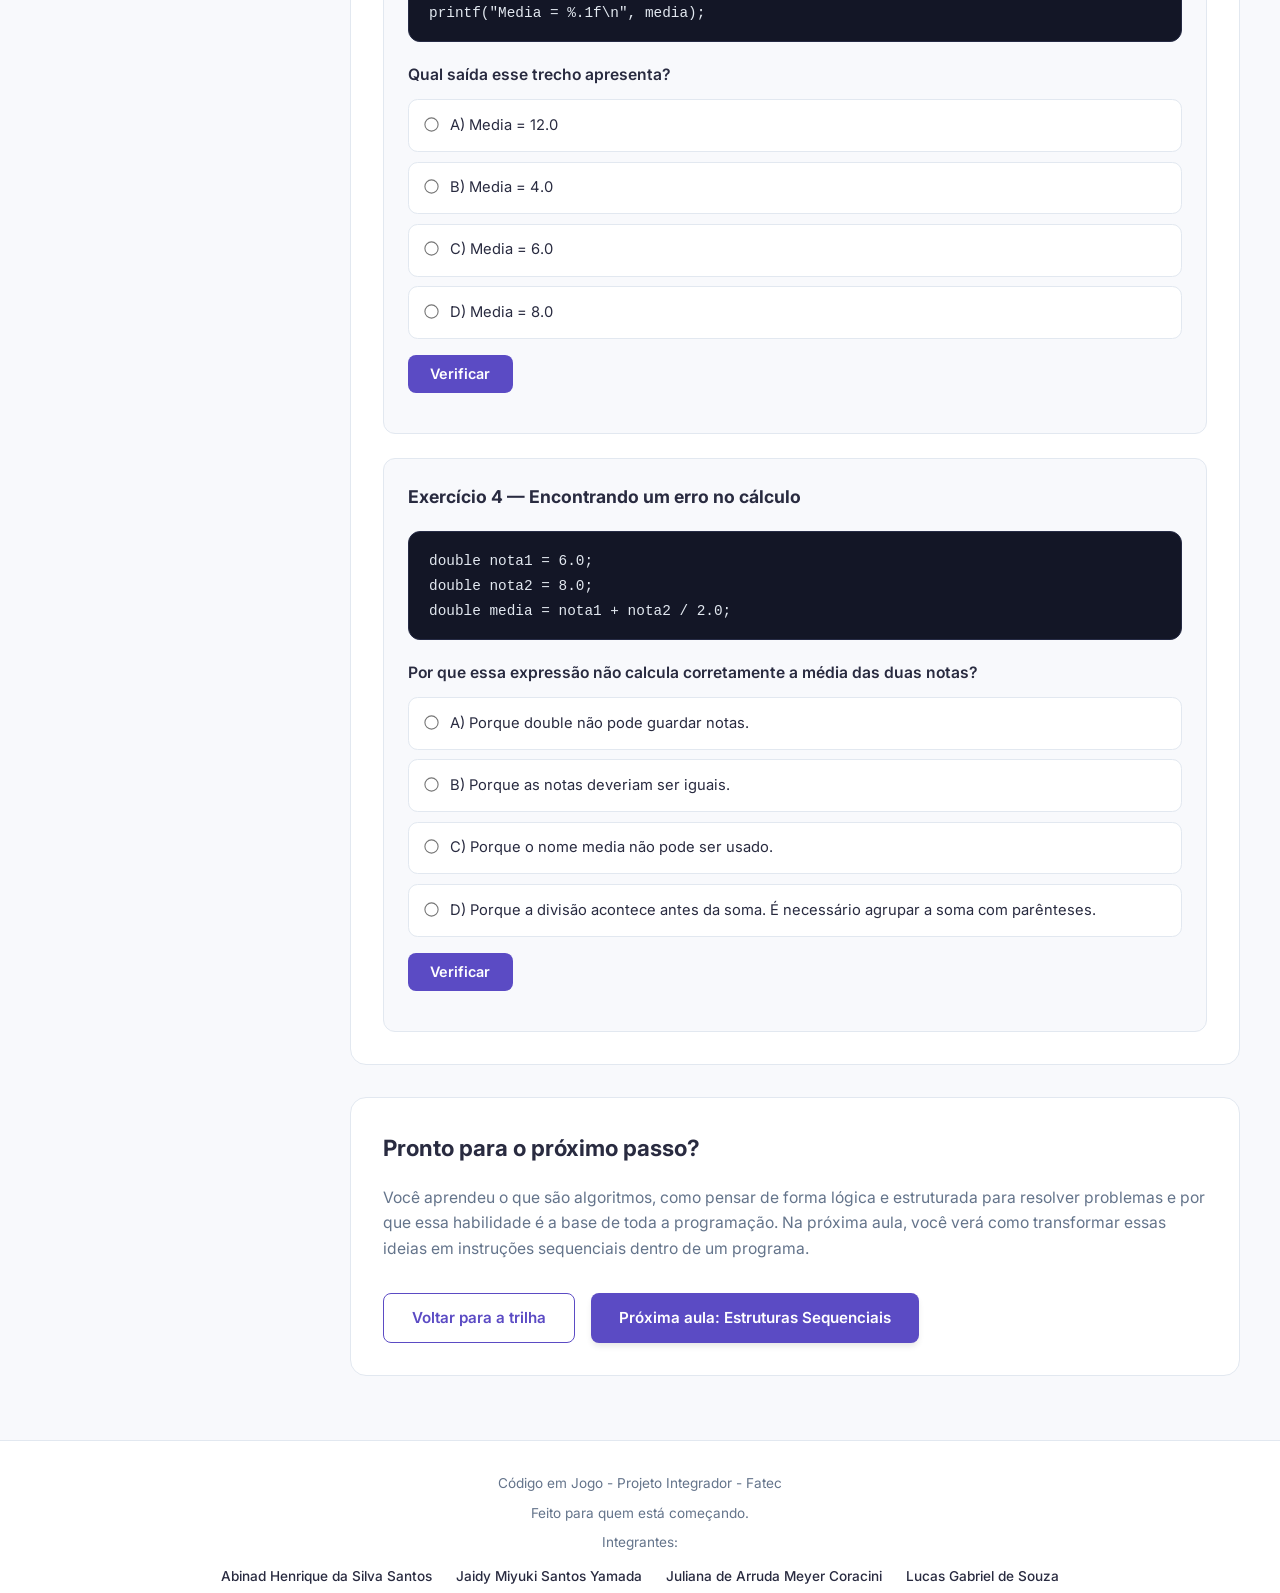
<file: paginas/01-algoritmos.html>
<!DOCTYPE html>
<html lang="pt-BR">

<head>
    <meta charset="UTF-8">
    <meta name="viewport" content="width=device-width, initial-scale=1.0">

    <title>Algoritmos e primeiros passos em C</title>

    <script>
        if (localStorage.getItem('tema') === 'escuro') {
            document.documentElement.classList.add('dark-mode');
        }
    </script>


    <link rel="stylesheet" href="../css/style.css">
    <link rel="stylesheet" href="../css/paginas.css">

</head>

<body id="pagina-aula" data-aula="aula1">

    <button type="button" id="botao-abrir-barra" title="Exibir conteúdo do curso" aria-label="Exibir conteúdo do curso"
        hidden>☰</button>

    <header id="cabecalho">
        <a href="../index.html" class="logo">
            <img src="../assets/imagens/logo-codigo-em-jogo.png" alt="" width="48" height="48">
            <span>Código em Jogo</span>
        </a>

        <nav id="menu-principal" aria-label="Menu principal">
            <a href="../index.html">Início</a>
            <a href="../index.html#trilha">Trilha C</a>
            <a href="../sobre.html">Sobre</a>
        </nav>

        <button id="botao-tema" aria-label="Alternar tema claro e escuro">🌙</button>

    </header>

    <aside id="barra-lateral">
        <header class="barra-lateral-cabecalho">
            <p>Trilha em C</p>
            <button type="button" id="botao-recolher">Recolher</button>
            <h2>Conteúdo do Curso</h2>
        </header>

        <ul class="barra-lateral-lista">
            <li><a href="./01-algoritmos.html">Introdução à Algoritmos</a></li>
            <li><a href="./02-sequenciais.html">Estrutura Sequencial</a></li>
            <li><a href="./03-condicionais.html">Estruturas Condicionais</a></li>
            <li><a href="./04-while.html">Estrutura Repetitiva: While</a></li>
            <li><a href="./05-for.html">Estrutura Repetitiva: For</a></li>
            <li><a href="./06-vetores.html">Vetores</a></li>
            <li><a href="./07-matrizes.html">Matrizes</a></li>
        </ul>

        <div class="barra-progresso">
            <label for="progresso-trilha">Progresso</label>
            <progress id="progresso-trilha" value="0" max="28">0%</progress>
            <p>Trilha em andamento</p>
        </div>

        <footer class="barra-lateral-rodape">
            <a href="./02-sequenciais.html">Próxima aula</a>
        </footer>
    </aside>

    <main id="conteudo-principal">
        <section aria-labelledby="titulo-aula">

            <header class="conteudo-principal-cabecalho">
                <p>Módulo 01 - Fundamentos</p>

                <h1 id="titulo-aula">
                    Algoritmos e primeiros passos em C
                </h1>

                <p> Como transformar um problema em instruções
                    que o computador consegue executar?
                    O primeiro passo é compreender o problema
                    e organizar uma solução.
                </p>

                <p>
                    Você vai descobrir o que é um algoritmo,
                    organizar passos e acompanhar um programa em C
                    que calcula a média de duas notas.
                    Não é necessário ter programado antes.
                </p>
            </header>
        </section>

        <section class="secao-conteudo" aria-labelledby="titulo-algoritmo">
            <h2 id="titulo-algoritmo">O que é um algoritmo?</h2>

            <p>
                Um algoritmo é uma sequência finita e organizada de
                instruções para realizar uma tarefa e resolver um problema.
                Cada instrução precisa ser clara para quem vai executá-la.
            </p>

            <p>
                Usamos essa ideia em situações do cotidiano, mesmo sem
                um computador. Pense, por exemplo, nos passos para
                calcular a média de duas notas.
            </p>

            <ol>
                <li>Identificar a primeira nota.</li>
                <li>Identificar a segunda nota.</li>
                <li>Somar as duas notas.</li>
                <li>Dividir a soma por dois.</li>
                <li>Apresentar a média encontrada.</li>
            </ol>

            <p>
                Se as notas forem 6 e 8, a soma será 14.
                Dividindo 14 por 2, encontramos a média 7.
            </p>

            <h3>Por que a ordem importa?</h3>

            <p>
                Para calcular a média, precisamos conhecer as duas notas.
                Depois, precisamos obter a soma antes de dividi-la por dois.
                Algumas etapas dependem do resultado de outras.
            </p>

            <h3>Pense antes de continuar</h3>

            <p>
                Uma pessoa sugeriu somar as duas notas e apresentar essa
                soma como a média. Qual etapa está faltando?
            </p>

            <details>
                <summary>Conferir a explicação</summary>

                <p>
                    Falta dividir a soma por dois,pois estamos calculando
                    a média de duas notas. Para as notas 6 e 8, apresentar
                    apenas a soma mostraria 14, em vez da média 7.
                </p>
            </details>
        </section>

        <section class="secao-conteudo" aria-labelledby="titulo-etapas">
            <h2 id="titulo-etapas">Entrada, processamento e saída</h2>

            <p>
                Uma forma de planejar uma solução é separar três partes:
                quais dados serão usados, o que será feito com eles
                e qual resultado queremos apresentar.
            </p>

            <h3>1. Entrada: quais dados precisamos?</h3>

            <p>
                Para calcular a média de duas notas, precisamos conhecer
                a primeira e a segunda nota. Neste exemplo,
                utilizaremos os valores 6 e 8.
            </p>

            <h3>2. Processamento: o que fazemos com os dados?</h3>

            <p>
                Somamos as duas notas e dividimos o resultado por dois.
                Os parênteses indicam que a soma deve ser feita primeiro.
            </p>

            <p>
                <strong>Cálculo:</strong> (6 + 8) / 2 = 7
            </p>

            <h3>3. Saída: qual resultado apresentamos?</h3>

            <p>
                Apresentamos a média calculada: 7.
                No programa em C, esse resultado será mostrado na tela.
            </p>

            <h3>A entrada precisa ser digitada?</h3>

            <p>
                Não necessariamente. Os dados podem vir de diferentes
                fontes. No nosso primeiro programa, as notas serão
                definidas diretamente no código.
                Na próxima aula, você aprenderá a receber valores
                digitados pelo usuário.
            </p>

            <h3>Sua vez de pensar</h3>

            <p>
                Se as notas mudarem para 5 e 9, quais serão a entrada,
                o processamento e a saída?
            </p>

            <details>
                <summary>Conferir a explicação</summary>

                <ul>
                    <li><strong>Entrada:</strong> as notas 5 e 9.</li>
                    <li>
                        <strong>Processamento:</strong>
                        somar 5 e 9 e dividir a soma por dois.
                    </li>
                    <li><strong>Saída:</strong> a média 7.</li>
                </ul>

                <p>
                    Os dados mudaram, mas os passos usados para
                    calcular a média continuaram os mesmos.
                </p>
            </details>
        </section>

        <section class="secao-conteudo" aria-labelledby="titulo-programa">
            <h2 id="titulo-programa">Como o algoritmo vira um programa?</h2>

            <p>
                Até aqui, descrevemos a solução com palavras e cálculos.
                Para que o computador realize essa tarefa, precisamos
                escrever as instruções em uma linguagem de programação.
                Nesta trilha, utilizaremos a linguagem C.
            </p>

            <h3>Algoritmo: o plano da solução</h3>

            <p>
                O algoritmo organiza os passos necessários para resolver
                o problema. Ele pode ser representado em palavras,
                em um fluxograma ou em pseudocódigo.
            </p>

            <p>
                Pseudocódigo é uma maneira de descrever instruções
                de forma organizada, sem seguir todas as regras
                de uma linguagem de programação.
            </p>

            <h3>Linguagem C: a forma de escrever o programa</h3>

            <p>
                A linguagem C possui regras para escrever as instruções.
                Ao usar essas regras para implementar nosso algoritmo,
                produzimos o código-fonte do programa.
            </p>

            <h3>Editor e IDE: ferramentas para desenvolver</h3>

            <p>
                Um editor, como o Visual Studio Code, permite escrever
                e salvar o código-fonte. Arquivos de código-fonte em C
                normalmente usam a extensão .c, como media.c.
            </p>

            <p>
                Uma IDE é um ambiente que reúne ferramentas de
                desenvolvimento, como edição, compilação e depuração.
                O VS Code também pode integrar essas ferramentas
                por meio de extensões e configurações.
            </p>

            <h3>Compilador: a tradução do código</h3>

            <p>
                O compilador analisa o código-fonte e o traduz.
                Na construção de um programa simples em C,
                a compilação e a ligação com as bibliotecas
                permitem gerar um arquivo executável.
            </p>

            <p>
                Problemas na escrita do código podem ser apontados
                durante esse processo. Porém, compilar sem erros
                não garante que a solução esteja correta:
                também precisamos testar os resultados.
            </p>

            <h3>Resumindo o caminho</h3>

            <ol>
                <li>Compreender o problema.</li>
                <li>Planejar os passos do algoritmo.</li>
                <li>Escrever o código-fonte em C.</li>
                <li>Compilar e gerar o programa executável.</li>
                <li>Executar, conferir o resultado e corrigir se necessário.</li>
            </ol>

            <p>
                No exemplo da média, não basta o programa funcionar:
                precisamos conferir se as notas 6 e 8 realmente
                produzem a média 7.
            </p>
        </section>

        <section class="exemplo" aria-labelledby="titulo-exemplo-media">
            <h2 id="titulo-exemplo-media">
                Um programa para calcular a média
            </h2>

            <p>
                Vamos usar as notas 6 e 8. O programa guardará esses
                valores, calculará a média e mostrará o resultado na tela.
            </p>

            <p>
                Primeiro, observe o programa completo. Não é necessário
                entender todos os símbolos agora: vamos explicar
                cada linha na próxima seção.
            </p>

            <div class="exemplo-codigo">
                <h3>Código em C</h3>

                <pre><code class="codigo">#include &lt;stdio.h&gt;
            
int main(void) {
    double nota1 = 6.0;
    double nota2 = 8.0;
    double media = (nota1 + nota2) / 2.0;

    printf("Media = %.1f\n", media);

return 0;
}</code></pre>
            </div>

            <div class="exemplo-resultado">
                <h3>Resultado:</h3>

                <pre><samp>Media = 7.0</samp></pre>
            </div>

            <p>
                A soma das notas é 14. Ao dividir essa soma por 2,
                obtemos 7. O programa apresenta o resultado com
                uma casa decimal: 7.0.
            </p>
        </section>

        <section class="secao-conteudo" aria-labelledby="titulo-linha-por-linha">

            <h2 id="titulo-linha-por-linha">
                Entendendo o código linha por linha
            </h2>

            <p>
                Agora vamos acompanhar o programa por partes.
                Leia cada linha e observe o papel dela na solução.
                As linhas em branco apenas ajudam a organizar a leitura.
            </p>

            <h3>1. Disponibilizando recursos de entrada e saída</h3>

            <pre><code class="codigo">#include &lt;stdio.h&gt;</code></pre>

            <p>
                Essa diretiva inclui o cabeçalho
                <code>stdio.h</code>, que contém as declarações
                de funções de entrada e saída, como
                <code>printf</code>.
                Neste programa, usaremos essa função para mostrar
                a média na tela.
            </p>

            <p>
                O símbolo <code>#</code> inicia uma diretiva
                de pré-processamento. Essa linha é tratada antes
                da compilação do código C e não termina
                com ponto e vírgula.
            </p>

            <h3>2. Iniciando a função principal</h3>

            <pre><code class="codigo">int main(void) {</code></pre>

            <p>
                A função <code>main</code> é o ponto de início
                da execução deste programa.
                As instruções do cálculo ficarão dentro dela.
            </p>

            <ul>
                <li>
                    <code>int</code> indica que a função
                    devolve um valor inteiro ao terminar.
                </li>

                <li>
                    <code>main</code> é o nome da função principal.
                </li>

                <li>
                    <code>(void)</code> indica que essa função
                    não recebe parâmetros.
                </li>

                <li>
                    A chave <code>{</code> abre o bloco
                    de instruções da função.
                </li>
            </ul>

            <p>
                Mais adiante, encontraremos a chave
                <code>}</code>, que fecha esse bloco.
                As chaves ajudam a identificar quaisinstruções
                pertencem à função.
            </p>

            <h3>3. Guardando a primeira nota</h3>

            <pre><code class="codigo">double nota1 = 6.0;</code></pre>

            <p>
                Essa linha cria uma variável chamada <code>nota1</code>
                e atribui a ela o valor inicial <code>6.0</code>.
                Uma variável é um espaço identificado por um nome
                que guarda um valor durante a execução.
            </p>

            <ul>
                <li>
                    <code>double</code>é um tipo usado para representar
                    números que podem ter casas decimais.
                </li>
                <li>
                    <code>nota1</code> é o nome escolhido para a variável.
                </li>
                <li>
                    <code>=</code> atribui um valor à variável.
                    Aqui, ele não representa uma comparação.
                </li>
                <li>
                    <code>6.0</code> é o valor inicial.
                    Em C, usamos ponto para escrever a parte decimal.
                </li>
                <li>
                    <code>;</code> encerra essa instrução.
                </li>
            </ul>

            <h3>4. Guardando a segunda nota</h3>

            <pre><code class="codigo">double nota2 = 8.0;</code></pre>

            <p>
                Criamos outra variável do tipo <code>double</code>,
                agora chamada <code>nota2</code>, com o valor
                inicial <code>8.0</code>.
                Neste momento, o programa tem as duas notas
                necessárias para o cálculo.
            </p>

            <h3>5. Calculando e guardando a média</h3>

            <pre><code class="codigo">double media = (nota1 + nota2 / 2.0;</code>
        </pre>

            <p>
                Essa linha cria a variável <code>media</code>
                e guarda nela o resultado da expressão
                <code>(nota1 + nota2 / 2.0</code>.
            </p>

            <ol>
                <li>
                    O programa consulta os valores de
                    <code>nota1</code> e <code>nota2</code>: 6.0 e 8.0.
                </li>
                <li>
                    Os parênteses agrupam a soma:
                    <code>6.0 + 8.0</code>, que resulta em 14.0.
                </li>
                <li>
                    O símbolo <code>/</code> indica divisão:
                    <code>14.0 / 2.0</code> resulta em 7.0.
                </li>
                <li>
                    O resultado 7.0 é armazenado em <code>media</code>.
                </li>
            </ol>

            <p>
                Os parêntesessão importantes. Sem eles, a divisão
                seria realizada antes da soma.
                A expressão <code>nota 1 + nota 2 / 2.0</code>
                produziria 10.0, que não é a média dessas notas.
            </p>

            <h3>6. Mostrando o resultado</h3>

            <pre><code class="codigo">printf("Media = %.1f\n", media);</code></pre>

            <p>
                A função <code>printf</code> mostra uma saída na tela.
                Ela recebe um texto de formatação e, neste caso,
                o valor que será inserido nesse texto.
            </p>

            <ul>
                <li>
                    As aspas delimitam o texto de formatação:
                    <code>"Media = %.1fn\n</code>.
                </li>
                <li>
                    <code>Media =</code> é a parte que aparece
                    literalmente na tela.
                </li>
                <li>
                    <code>%.1f</code> indica que o valor numérico
                    será representado com uma casa decimal.
                </li>
                <li>
                    <code>\n</code> indica uma quebra de linha
                    depois do resultado.
                </li>
                <li>
                    A vírgula separa o texto de formatação
                    do valor de <code>media</code> que será exibido.
                </li>
                <li>
                    Os parênteses delimitam os argumentos
                    da chamada de <code>printf</code>.
                </li>
            </ul>

            <p>
                Como <code>media</code> guarda 7.0,
                a saída será <samp>Media = 7.0</samp>.
                Mostrar o valor com uma casa decimal não altera
                o número armazenado na variável.
            </p>

            <h3>7. Encerrando a função principal</h3>

            <pre><code class="codigo">return 0;</code></pre>

            <p>
                O comando <code>return</code> encerra a função.
                Dentro de <code>main</code>, devolver
                <code>0</code> indica ao ambiente de execução
                que o programa termminou com sucesso.
            </p>

            <p>
                Esse zero não é a média e não é mostrado
                na tela por esse comando.
                Ele informa o estado de encerramento do programa.
            </p>

            <h3>8. Fechando o bloco</h3>

            <pre><code class="codigo">}</code></pre>

            <p>
                A chave fecha o bloco da função
                <code>main</code>, aberto no início do programa.
                Ela não recebe ponto e vírgula depois,
                pois está encerrando a definição da função.
            </p>

            <h3>Confira o caminho dos dados</h3>

            <p>
                As variáveis <code>nota1</code> e <code>nota2</code>
                guardaram os dados usados no cálculo.
                A expressão calculou a média e guardou o resultado
                em <code>media</code>.
                Por fim, <code>printf</code> apresentou esse resultado.
            </p>

            <details>
                <summary>E se a segunda nota fosse 10.0?</summary>

                <p>
                    Mantendo a primeira nota em 6.0,
                    o cálculo seria (6.0 + 10.0) / 2.0.
                    A soma seria 16.0 e a média seria 8.0.
                    A saída seria <samp>Media = 8.0</samp>.
                </p>
            </details>

        </section>

        <section class="secao-conteudo" aria-labelledby="titulo-erros">
            <h2 id="titulo-erros">Erros comuns e como evitá-los</h2>

            <h3>Começar pelo código sem entender o problema</h3>

            <p>
                Antes de programar, identifique os dados necessários,
                os passos do cálculo e o resultado esperado.
                No exemplo, precisamos de duas notas e queremos
                apresentar a média delas.
            </p>

            <h3>Esquecer os parênteses no cálculo</h3>

            <p>
                A expressão <code>nota1 + nota2 / 2.0</code>
                divide a segunda nota por dois antes de somar.
                Para calcular a média, precisamos somar primeiro:
                <code>(nota1 + nota2) / 2.0</code>.
            </p>

            <h3>Usar vírgula para escrever um número decimal</h3>

            <p>
                No código C, escrevemos <code>6.0</code>,
                usando ponto. A vírgula não funciona como
                separador decimal na escrita desse valor.
            </p>

            <h3>Esquecer o ponto e vírgula</h3>

            <p>
                Declarações como <code>double nota1 = 6.0;</code>
                e comandos como <code>return 0;</code>
                precisam terminar com ponto e vírgula.
                Isso não sugnifica colocar esse símbolo
                no final de todas as linhas.
            </p>

            <h3>Usar nomes diferentes para a mesma variável</h3>

            <p>
                A linguagem C diferencia letras maiúsculas
                de minúsculas. Se você criou <code>nota1</code>,
                precisa usar esse mesmo nome.
                <code>Nota1</code> é um nome diferente.
            </p>

            <h3>Achar que compilar garante o resultado correto</h3>

            <p>
                Um programa pode compilar e ainda calcular
                uma resposta incorreta. Teste com valores
                cujo resultado você consegue conferir:
                para as notas 6 e 8, a média deve ser 7.
            </p>
        </section>

        <section class="secao-conteudo" aria-labelledby="titulo-resumo">
            <h2 id="titulo-resumo">O que aprendemos até aqui?</h2>

            <ul>
                <li>
                    Um algoritmo organiza uma sequência finita
                    de instruções para resolver um problema.
                </li>
                <li>
                    Podemos planejar uma solução identificando
                    entrada, processamento e saída.
                </li>
                <li>
                    Variáveis guardam os valores usados
                    durante a execução.
                </li>
                <li>
                    A função <code>main</code> é o ponto
                    de início da execução do nosso programa.
                </li>
                <li>
                    A função <code>printf</code> permite
                    apresentar o resultado na tela.
                </li>
                <li>
                    Testar e conferir os resultados faz parte
                    da construção da solução.
                </li>
            </ul>

            <p>
                Você não precisa decorar todos os símbolos agora.
                Procure compreender o caminho: identificar os dados,
                organizar os passos, realizar o cálculo
                e apresentar a resposta.
            </p>
        </section>

        <section class="exercicios" id="exercicios">
            
            <h2 id="titulo-exercicios">Exercícios de fixação</h2>

            <p>
                Escolha uma alternativa por questão.
                Antes de abrir a explicação, tente justificar
                sua escolha com o que aprendeu.
            </p>

            <article class="questao">
                <h3>Exercício 1 - O conceito de algoritmo</h3>

                <fieldset>
                    <legend>
                        Qual alternativa descreve melhor um algoritmo?
                    </legend>

                    <div class="resposta">
                        <label>
                            <input type="radio" name="exercicio1" value="a" data-certa="sim">
                            <span>
                                A) Uma sequência finita e organizada de
                                instruções para resolver um problema.
                            </span>
                        </label>

                        <label>
                            <input type="radio" name="exercicio1" value="b">
                            <span>B) Uma peça física do computador.</span>
                        </label>

                        <label>
                            <input type="radio" name="exercicio1" value="c">
                            <span>C) Um programa que nunca termina.</span>
                        </label>

                        <label>
                            <input type="radio" name="exercicio1" value="d">
                            <span>D) Um nome usado somente na linguagem C.</span>
                        </label>
                    </div>
                </fieldset>

                <button type="button" class="botao-verificar">Verificar</button>
                <p class="texto-resultado"></p>

                <details hidden class="resposta-explicacao">
                    <summary>Conferir resposta e explicação</summary>

                    <p>
                        <strong>Alternativa A.</strong>
                        Um algoritmo descreve passos claros, organizados
                        e finitos para realizar uma tarefa.
                        Ele pode ser representado antes de escrevermos
                        qualquer código.
                    </p>
                </details>
            </article>

            <article class="questao">
                <h3>Exercício 2 - Identificando as etapas</h3>

                <fieldset>
                    <legend>
                        No cálculo da média de duas notas,
                        qual opção representa o processamento?
                    </legend>

                    <div class="resposta">
                        <label>
                            <input type="radio" name="exercicio2" value="a">
                            <span>A) As duas notas utilizadas.</span>
                        </label>

                        <label>
                            <input type="radio" name="exercicio2" value="b" data-certa="sim">
                            <span>B) Somar as notas e dividir a soma por dois.</span>
                        </label>

                        <label>
                            <input type="radio" name="exercicio2" value="c">
                            <span>C) A média apresentada na tela. </span>
                        </label>

                        <label>
                            <input type="radio" name="exercicio2" value="d">
                            <span>D) O nome do arquivo do programa. </span>
                        </label>
                    </div>
                </fieldset>

                <button type="button" class="botao-verificar">Verificar</button>
                <p class="texto-resultado"></p>

                <details hidden class="resposta-explicacao">
                    <summary>Conferir resposta e explicação</summary>

                    <p>
                        <strong>Alternativa B.</strong>
                        O processamento transforma os dados em resultado.
                        As notas são os dados de entrada; somar e dividir
                        são as operações; a média apresentada é a saída.
                    </p>
                </details>
            </article>

            <article class="questao">
                <h3>Exercício 3 — Acompanhando o código</h3>

                <p>Leia o trecho e calcule o resultado antes de responder.</p>

                <pre><code class="codigo">double nota1 = 4.0;
double nota2 = 8.0;
double media = (nota1 + nota2) / 2.0;

printf("Media = %.1f\n", media);</code></pre>

                <fieldset>
                    <legend>Qual saída esse trecho apresenta?</legend>

                    <div class="resposta">
                        <label>
                            <input type="radio" name="exercicio3" value="a">
                            <span>A) Media = 12.0</span>
                        </label>

                        <label>
                            <input type="radio" name="exercicio3" value="b">
                            <span>B) Media = 4.0</span>
                        </label>

                        <label>
                            <input type="radio" name="exercicio3" value="c" data-certa="sim">
                            <span>C) Media = 6.0</span>
                        </label>

                        <label>
                            <input type="radio" name="exercicio3" value="d">
                            <span>D) Media = 8.0</span>
                        </label>
                    </div>
                </fieldset>

                <button type="button" class="botao-verificar">Verificar</button>
                <p class="texto-resultado"></p>

                <details hidden class="resposta-explicacao">
                    <summary>Conferir resposta e explicação</summary>

                    <p>
                        <strong>Alternativa C.</strong>
                        Primeiro somamos 4.0 e 8.0, obtendo 12.0.
                        Depois dividimos por 2.0, obtendo 6.0.
                        O formato <code>%.1f</code> apresenta
                        uma casa decimal.
                    </p>
                </details>
            </article>

            <article class="questao">
                <h3>Exercício 4 — Encontrando um erro no cálculo</h3>

                <pre><code class="codigo">double nota1 = 6.0;
double nota2 = 8.0;
double media = nota1 + nota2 / 2.0;</code></pre>

                <fieldset>
                    <legend>
                        Por que essa expressão não calcula
                        corretamente a média das duas notas?
                    </legend>

                    <div class="resposta">
                        <label>
                            <input type="radio" name="exercicio4" value="a">
                            <span>
                                A) Porque double não pode guardar notas.
                            </span>
                        </label>

                        <label>
                            <input type="radio" name="exercicio4" value="b">
                            <span>
                                B) Porque as notas deveriam ser iguais.
                            </span>
                        </label>

                        <label>
                            <input type="radio" name="exercicio4" value="c">
                            <span>
                                C) Porque o nome media não pode ser usado.
                            </span>
                        </label>

                        <label>
                            <input type="radio" name="exercicio4" value="d" data-certa="sim">
                            <span>
                                D) Porque a divisão acontece antes da soma.
                                É necessário agrupar a soma com parênteses.
                            </span>
                        </label>
                    </div>
                </fieldset>

                <button type="button" class="botao-verificar">Verificar</button>
                <p class="texto-resultado"></p>

                <details hidden class="resposta-explicacao">
                    <summary>Conferir resposta e explicação</summary>

                    <p>
                        <strong>Alternativa D.</strong>
                        A expressão calcula primeiro
                        <code>8.0 / 2.0</code> e depois soma 6.0,
                        produzindo 10.0.
                        Para obter a média 7.0, usamos
                        <code>(nota1 + nota2) / 2.0</code>.
                    </p>
                </details>

            </article>
        </section>

        <section class="secao-conteudo" aria aria-labelledby="titulo-proximo-passo">
            <h2 id="titulo-proximo-passo">Pronto para o próximo passo?</h2>

            <p>
                Você aprendeu o que são algoritmos, como pensar de forma lógica e
                estruturada para resolver problemas e por que essa habilidade é a
                base de toda a programação.
                Na próxima aula, você verá como transformar essas ideias em
                instruções sequenciais dentro de um programa.
            </p>

            <nav aria-label="Navegação entre aulas">
                <a href="../index.html#trilha" class="botao-acao">
                    Voltar para a trilha</a>

                <a href="02-sequenciais.html" class="botao-acao">
                    Próxima aula: Estruturas Sequenciais
                </a>
            </nav>
        </section>
    </main>

    <footer class="rodape">
        <p>Código em Jogo - Projeto Integrador - Fatec</p>
        <p>Feito para quem está começando.</p>

        <p>Integrantes:</p>

        <ul>
            <li>Abinad Henrique da Silva Santos</li>
            <li>Jaidy Miyuki Santos Yamada</li>
            <li>Juliana de Arruda Meyer Coracini</li>
            <li>Lucas Gabriel de Souza</li>
        </ul>
    </footer>

    <script src="../js/main.js"></script>
    <script src="../js/botao.js"></script>
</body>

</html>
</file>
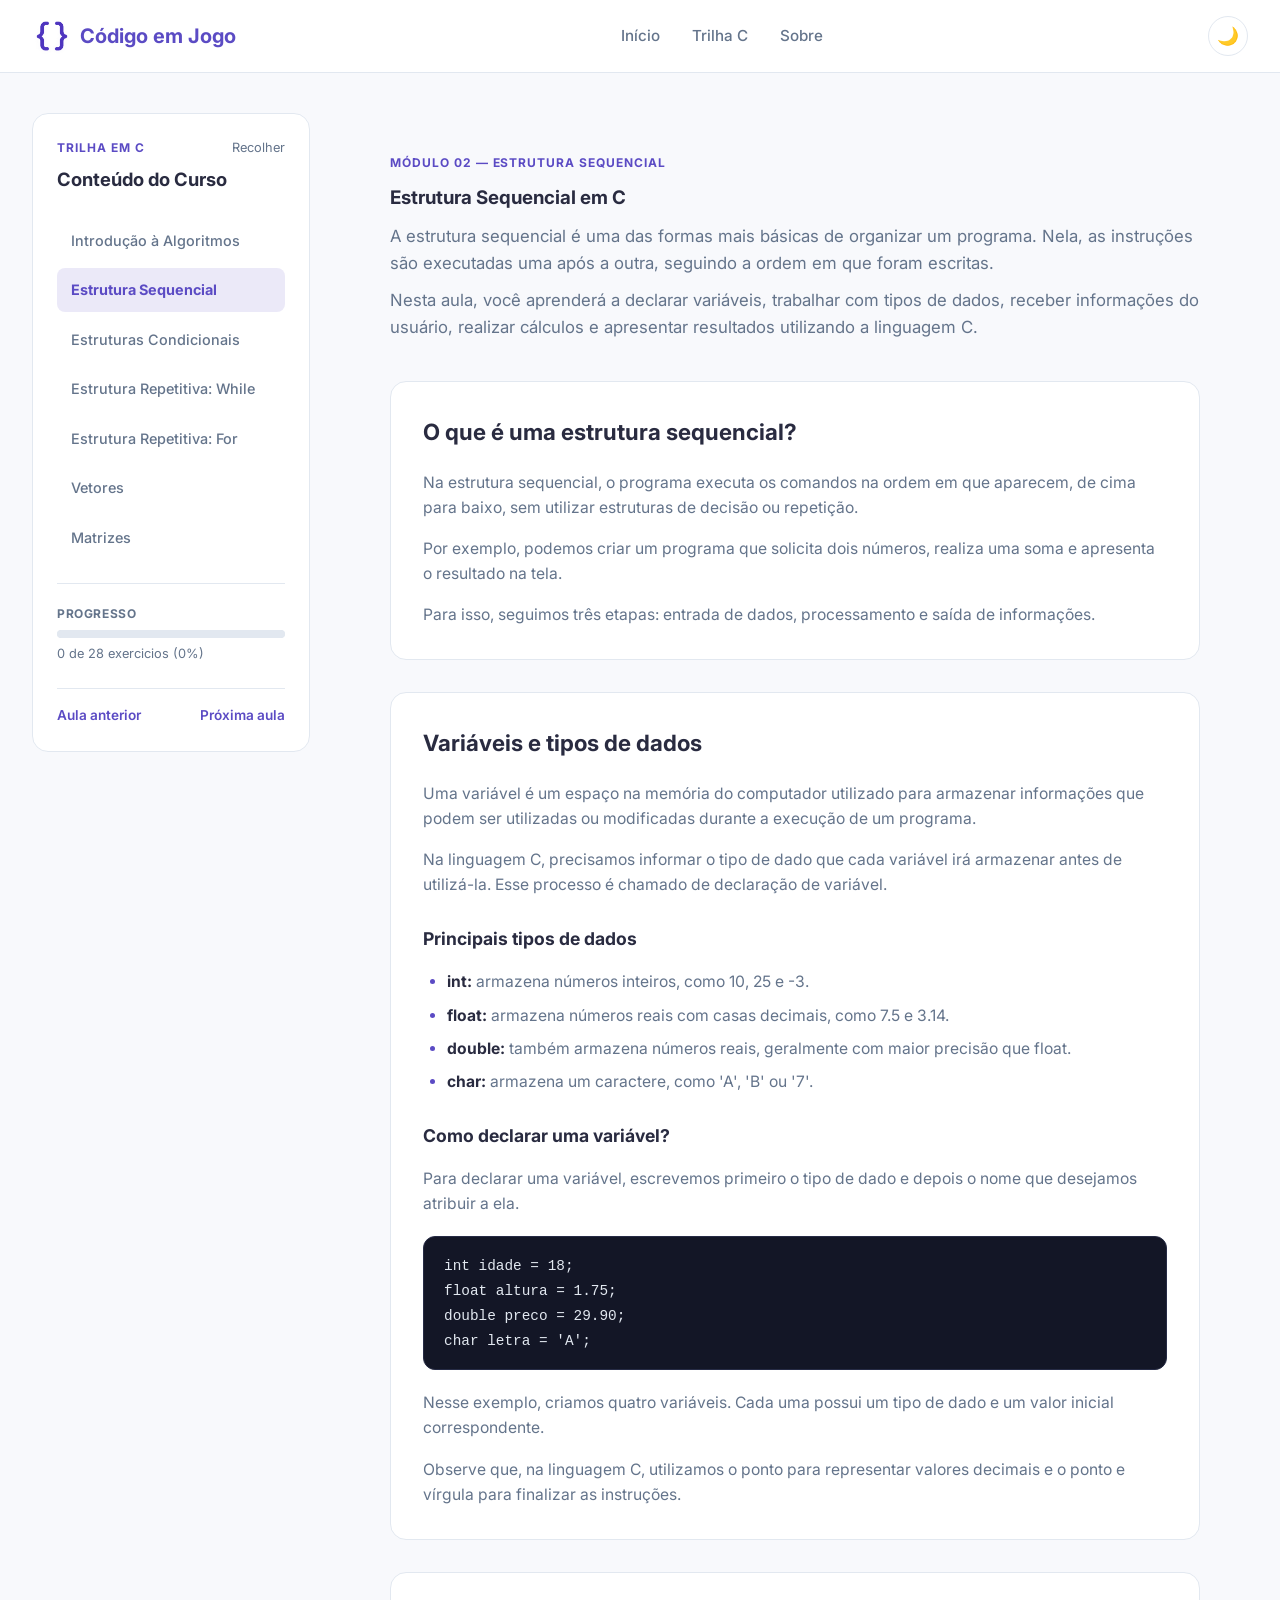
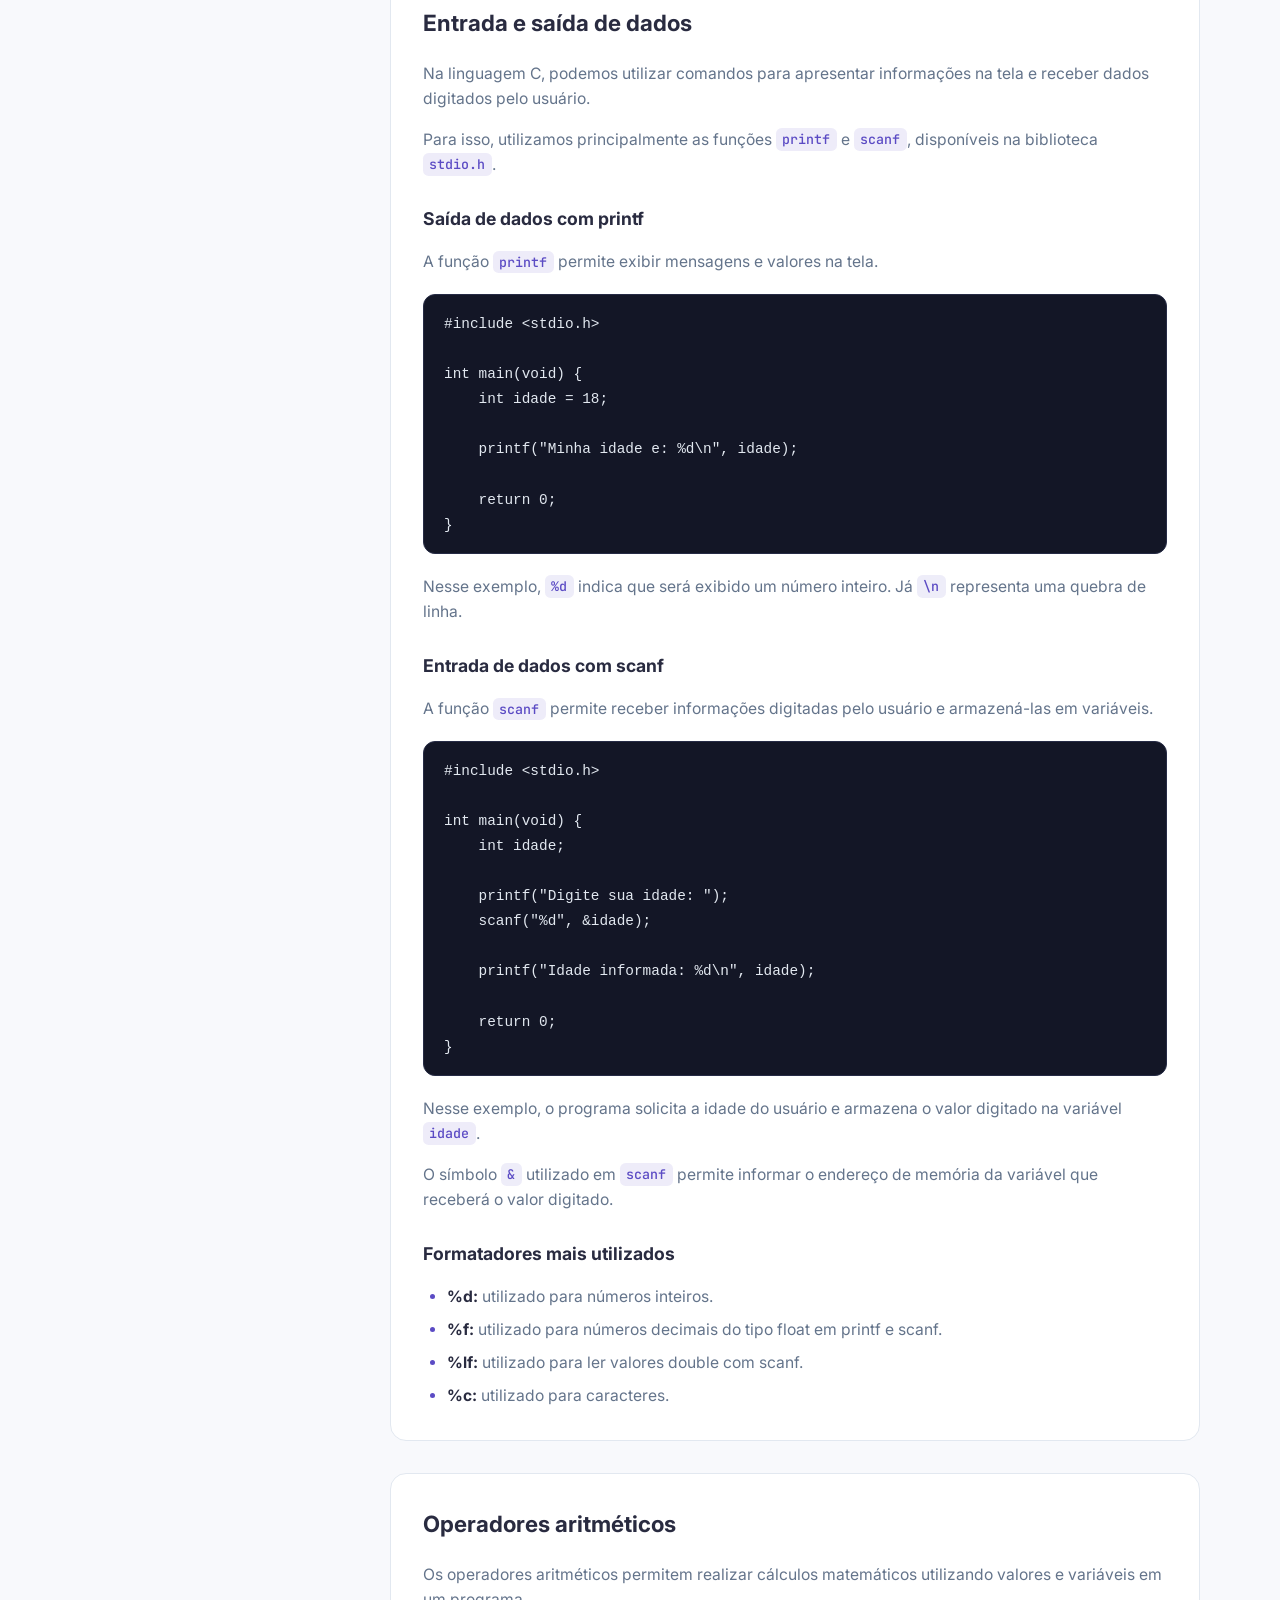
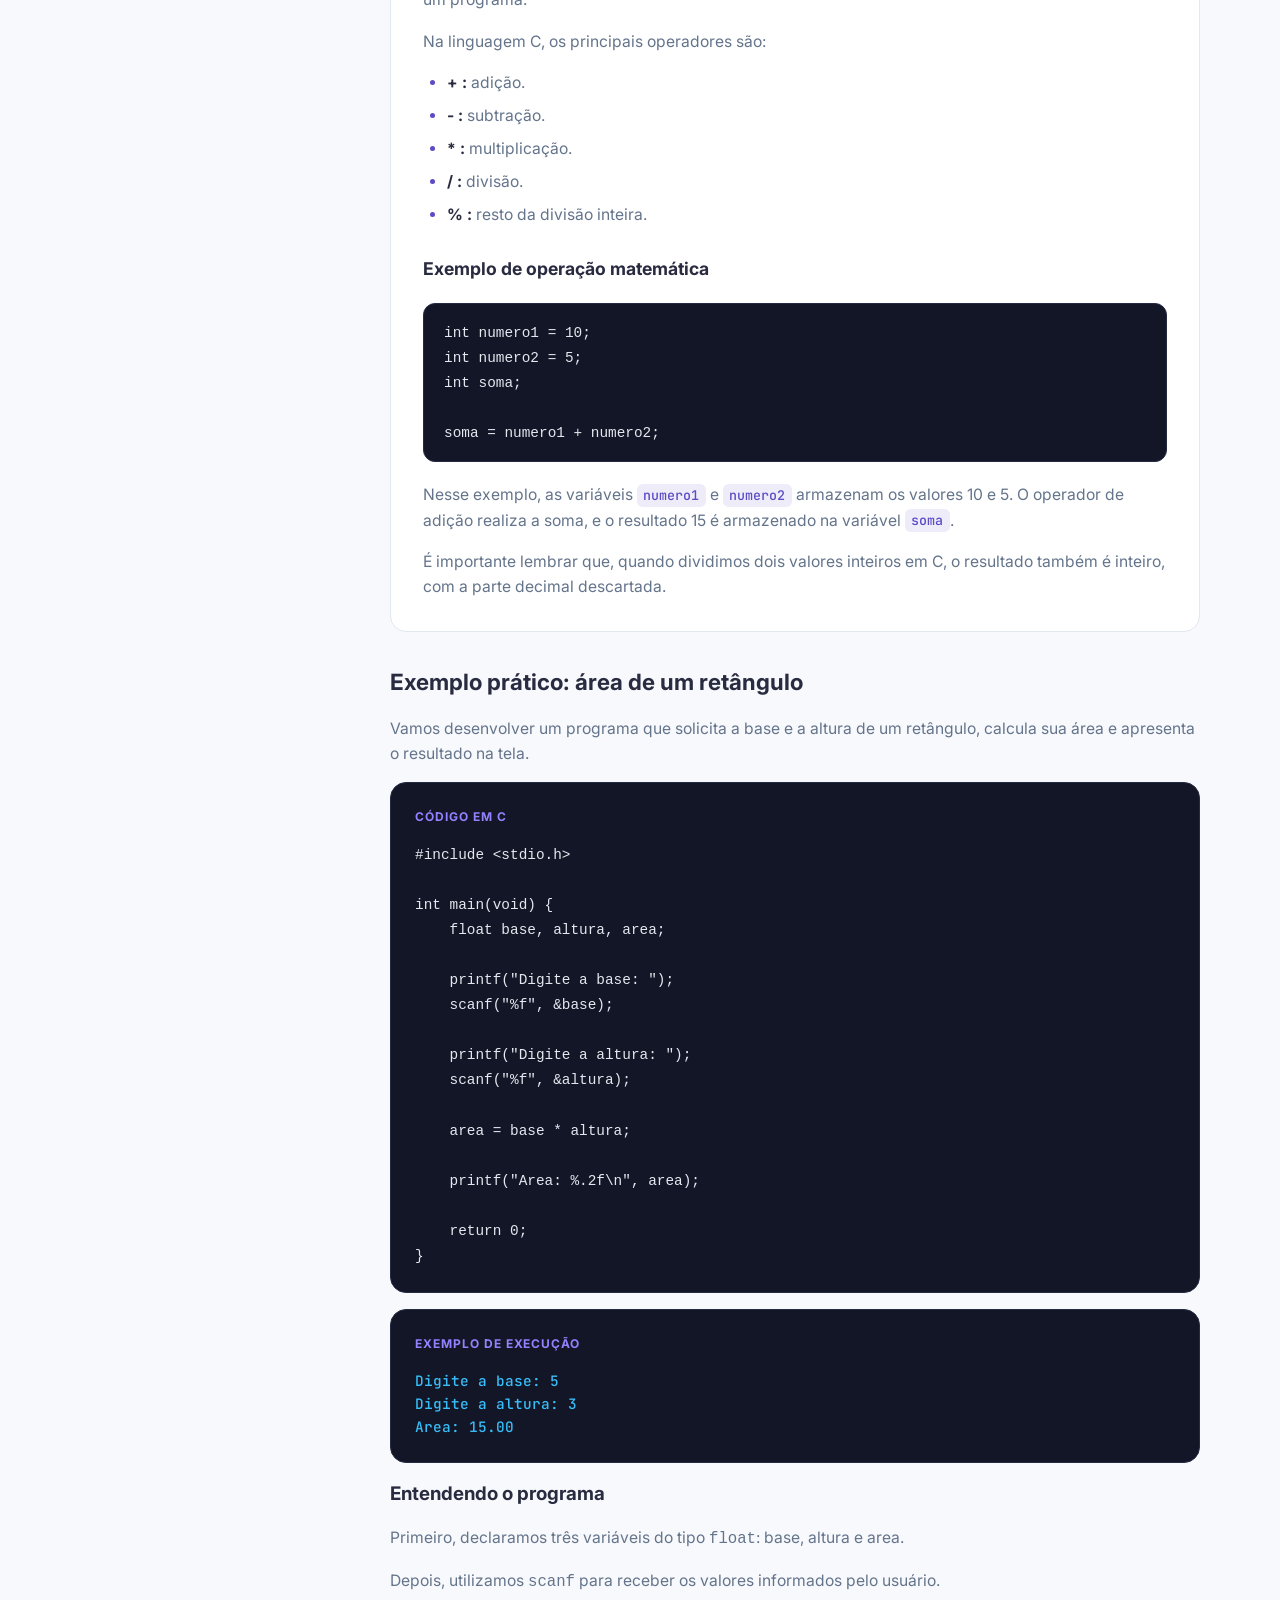
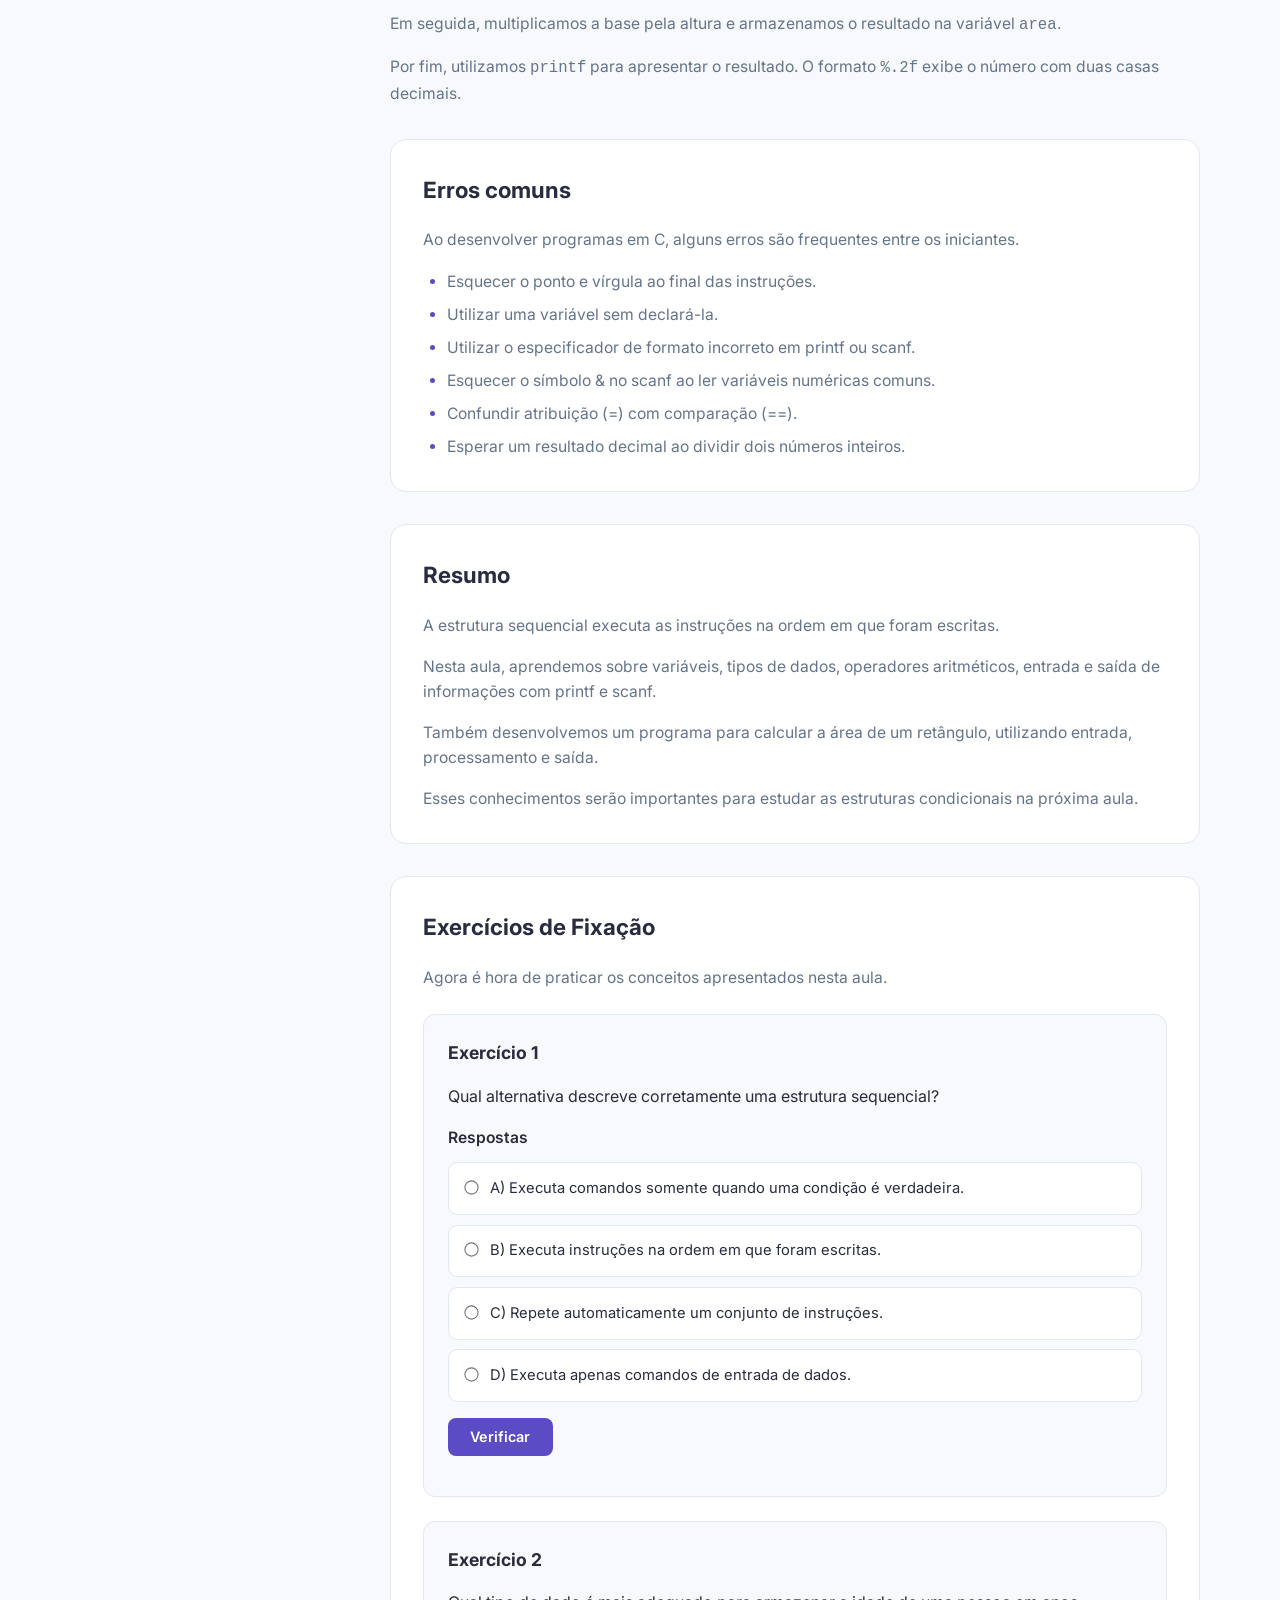
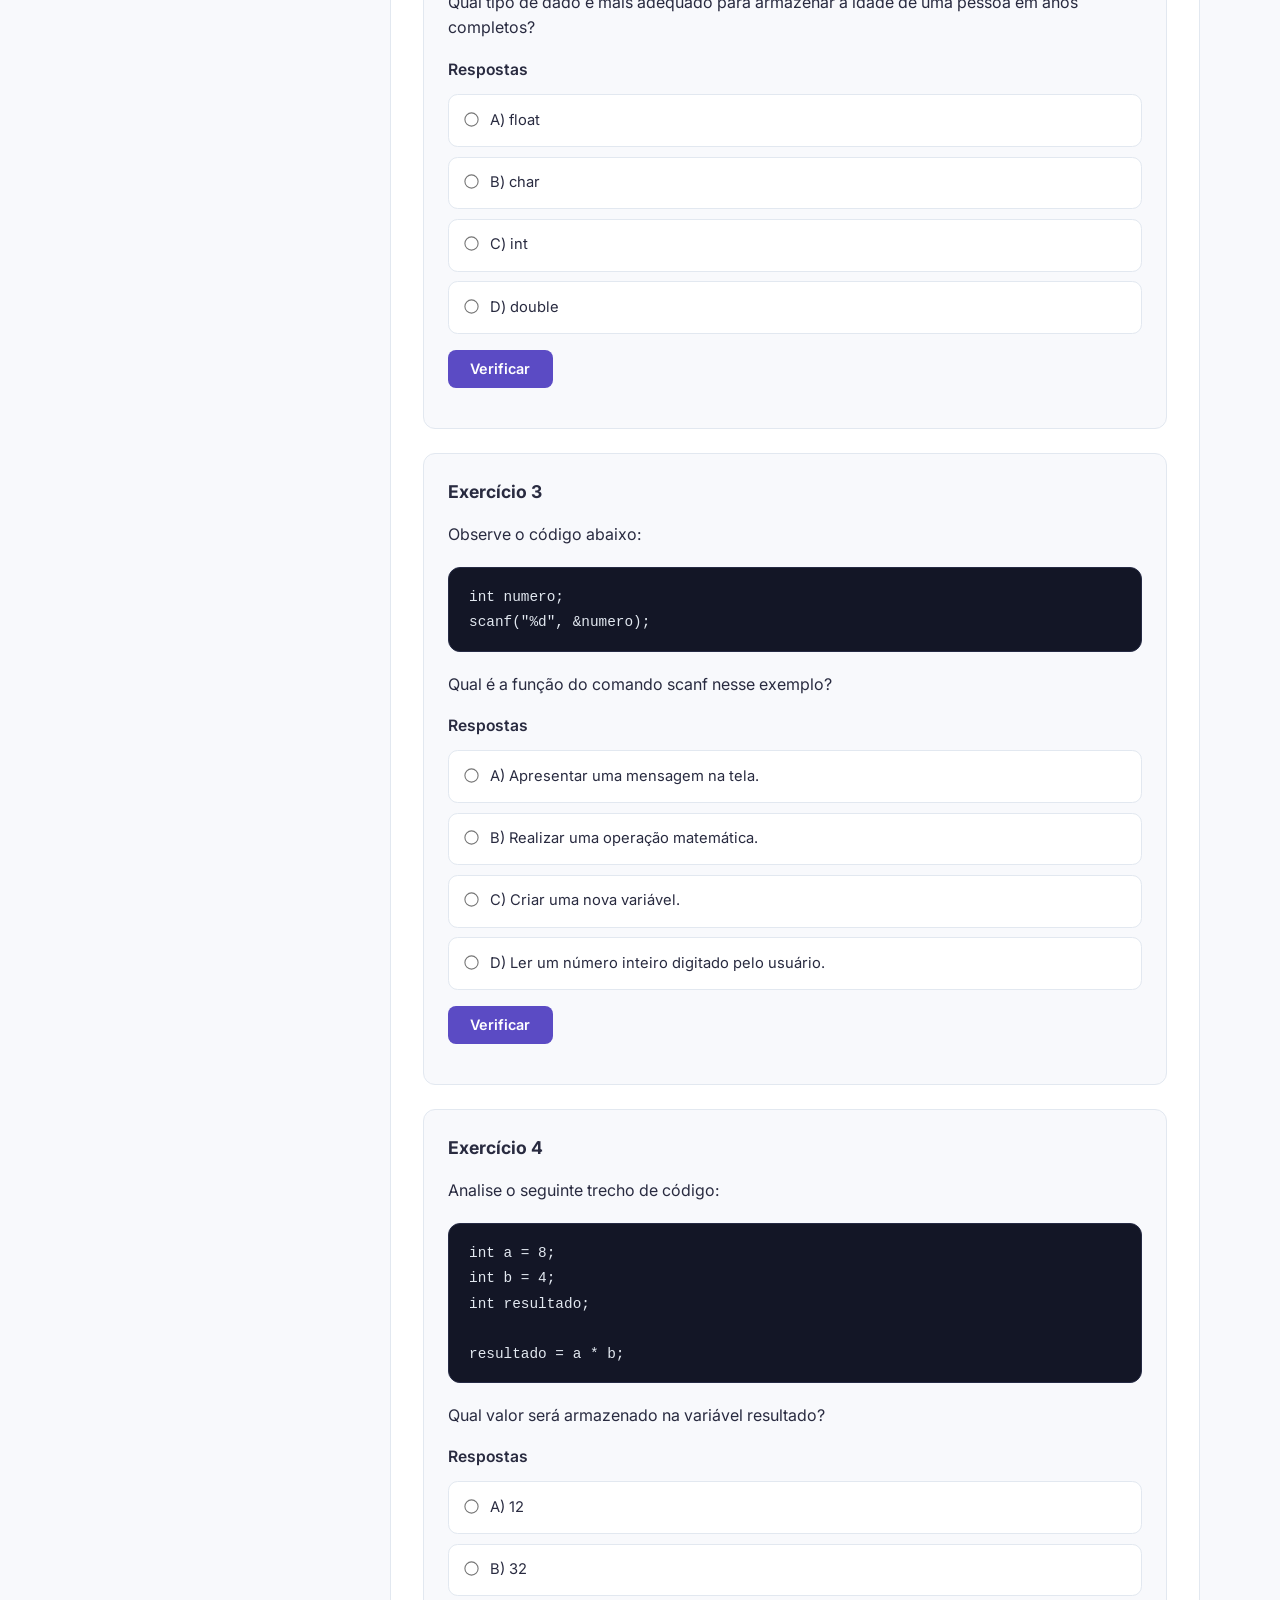
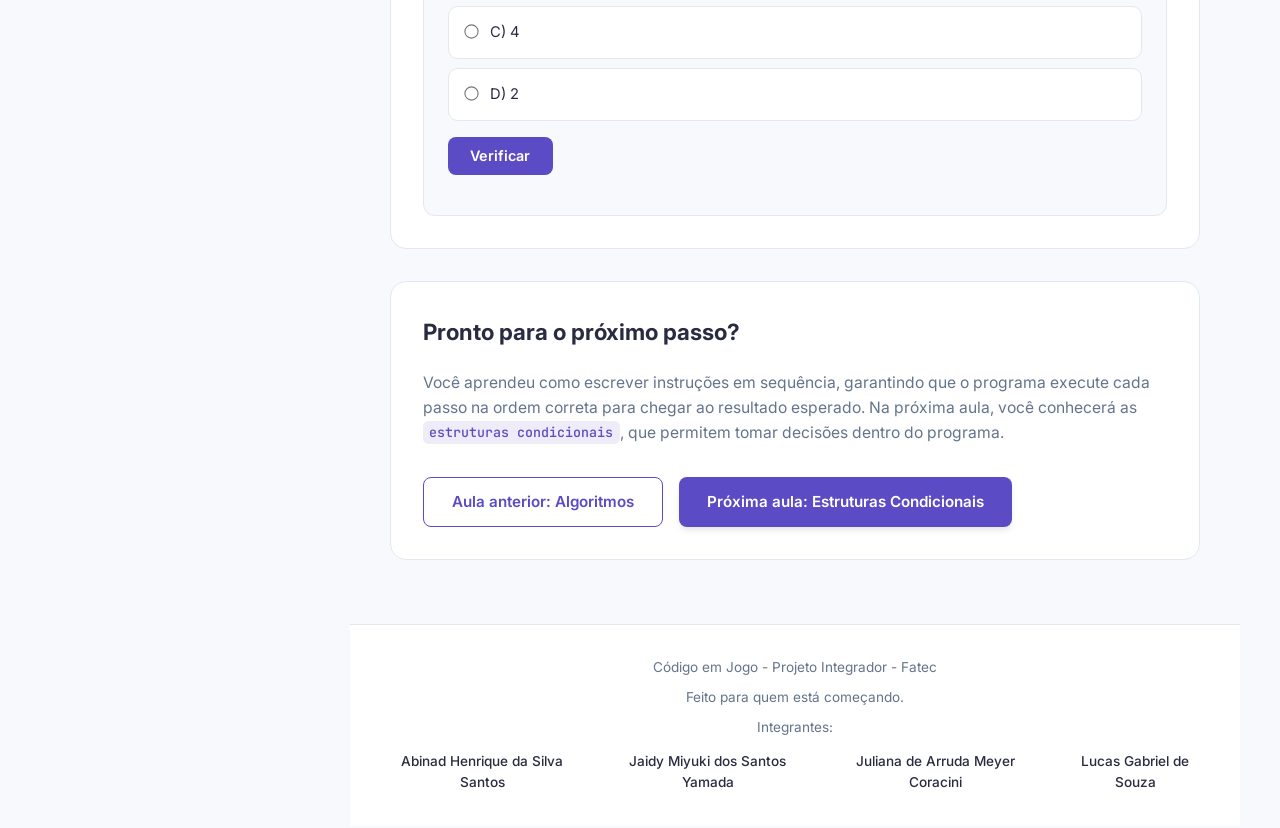
<file: paginas/02-sequenciais.html>
<!DOCTYPE html>
<html lang="pt-br">

<head>
    <meta charset="UTF-8">
    <meta name="viewport" content="width=device-width, initial-scale=1.0">
    <title>Estrutura Sequencial</title>

    <script>
        if (localStorage.getItem('tema') === 'escuro') {
            document.documentElement.classList.add('dark-mode');
        }
    </script>

    <link rel="stylesheet" href="../css/style.css">
    <link rel="stylesheet" href="../css/paginas.css">
</head>

<body id="pagina-aula" data-aula="aula2">

    <header id="cabecalho">
        <a href="../index.html" class="logo">
            <img src="../assets/imagens/logo-codigo-em-jogo.png" alt="" width="48" height="48">
            <span>Código em Jogo</span>
        </a>

        <nav id="menu-principal" aria-label="Menu principal">
            <a href="../index.html">Início</a>
            <a href="./01-algoritmos.html">Trilha C</a>
            <a href="../sobre.html">Sobre</a>
        </nav>

        <button id="botao-tema" aria-label="Alternar tema claro e escuro">🌙</button>

    </header>

    <aside id="barra-lateral" data-aula="aula1">
        <header class="barra-lateral-cabecalho">
            <p>Trilha em C</p>
            <button type="button" id="botao-recolher">Recolher</button>
            <h2>Conteúdo do Curso</h2>
        </header>

        <ul class="barra-lateral-lista">
            <li><a href="./01-algoritmos.html">Introdução à Algoritmos</a></li>
            <li><a href="./02-sequenciais.html">Estrutura Sequencial</a></li>
            <li><a href="./03-condicionais.html">Estruturas Condicionais</a></li>
            <li><a href="./04-while.html">Estrutura Repetitiva: While</a></li>
            <li><a href="./05-for.html">Estrutura Repetitiva: For</a></li>
            <li><a href="./06-vetores.html">Vetores</a></li>
            <li><a href="./07-matrizes.html">Matrizes</a></li>
        </ul>

        <div class="barra-progresso">
            <label for="progresso-trilha">Progresso</label>
            <progress id="progresso-trilha" value="0" max="28">0%</progress>
            <p>Trilha em andamento</p>
        </div>

        <footer class="barra-lateral-rodape">
            <a href="./01-algoritmos.html">Aula anterior</a>
            <a href="./03-condicionais.html">Próxima aula</a>
        </footer>
    </aside>

    <main id="conteudo-principal">

        <button type="button" id="botao-abrir-barra" title="Exibir conteúdo do curso"
            aria-label="Exibir conteúdo do curso" hidden>☰</button>

        <section aria-labelledby="titulo-aula">
            <main>
                <section id="conteudo-principal">

                    <header class="conteudo-principal-cabecalho">
                        <p>Módulo 02 — Estrutura Sequencial</p>

                        <h1>Estrutura Sequencial em C</h1>

                        <p>
                            A estrutura sequencial é uma das formas mais
                            básicas de organizar um programa. Nela, as
                            instruções são executadas uma após a outra,
                            seguindo a ordem em que foram escritas.
                        </p>

                        <p>
                            Nesta aula, você aprenderá a declarar variáveis,
                            trabalhar com tipos de dados, receber informações
                            do usuário, realizar cálculos e apresentar
                            resultados utilizando a linguagem C.
                        </p>
                    </header>

                    <section class="secao-conteudo">
                        <h2>O que é uma estrutura sequencial?</h2>

                        <p>
                            Na estrutura sequencial, o programa executa
                            os comandos na ordem em que aparecem,
                            de cima para baixo, sem utilizar estruturas
                            de decisão ou repetição.
                        </p>

                        <p>
                            Por exemplo, podemos criar um programa que
                            solicita dois números, realiza uma soma
                            e apresenta o resultado na tela.
                        </p>

                        <p>
                            Para isso, seguimos três etapas:
                            entrada de dados, processamento e saída
                            de informações.
                        </p>
                    </section>

                    <section class="secao-conteudo">
                        <h2>Variáveis e tipos de dados</h2>

                        <p>
                            Uma variável é um espaço na memória do computador
                            utilizado para armazenar informações que podem
                            ser utilizadas ou modificadas durante a execução
                            de um programa.
                        </p>

                        <p>
                            Na linguagem C, precisamos informar o tipo de dado
                            que cada variável irá armazenar antes de utilizá-la.
                            Esse processo é chamado de declaração de variável.
                        </p>

                        <h3>Principais tipos de dados</h3>

                        <ul>
                            <li>
                                <strong>int:</strong> armazena números inteiros,
                                como 10, 25 e -3.
                            </li>

                            <li>
                                <strong>float:</strong> armazena números reais
                                com casas decimais, como 7.5 e 3.14.
                            </li>

                            <li>
                                <strong>double:</strong> também armazena números
                                reais, geralmente com maior precisão que float.
                            </li>

                            <li>
                                <strong>char:</strong> armazena um caractere,
                                como 'A', 'B' ou '7'.
                            </li>
                        </ul>

                        <h3>Como declarar uma variável?</h3>

                        <p>
                            Para declarar uma variável, escrevemos primeiro
                            o tipo de dado e depois o nome que desejamos
                            atribuir a ela.
                        </p>

                        <pre><code class="codigo">int idade = 18;
float altura = 1.75;
double preco = 29.90;
char letra = 'A';</code></pre>

                        <p>
                            Nesse exemplo, criamos quatro variáveis.
                            Cada uma possui um tipo de dado e um valor
                            inicial correspondente.
                        </p>

                        <p>
                            Observe que, na linguagem C, utilizamos o ponto
                            para representar valores decimais e o ponto e
                            vírgula para finalizar as instruções.
                        </p>
                    </section>


                    <section class="secao-conteudo">
                        <h2>Entrada e saída de dados</h2>

                        <p>
                            Na linguagem C, podemos utilizar comandos
                            para apresentar informações na tela e
                            receber dados digitados pelo usuário.
                        </p>

                        <p>
                            Para isso, utilizamos principalmente
                            as funções <code>printf</code> e
                            <code>scanf</code>, disponíveis na
                            biblioteca <code>stdio.h</code>.
                        </p>

                        <h3>Saída de dados com printf</h3>

                        <p>
                            A função <code>printf</code> permite
                            exibir mensagens e valores na tela.
                        </p>

                        <pre><code class="codigo">#include &lt;stdio.h&gt;

int main(void) {
    int idade = 18;

    printf("Minha idade e: %d\n", idade);

    return 0;
}</code></pre>

                        <p>
                            Nesse exemplo, <code>%d</code> indica
                            que será exibido um número inteiro.
                            Já <code>\n</code> representa uma
                            quebra de linha.
                        </p>

                        <h3>Entrada de dados com scanf</h3>

                        <p>
                            A função <code>scanf</code> permite
                            receber informações digitadas pelo
                            usuário e armazená-las em variáveis.
                        </p>

                        <pre><code class="codigo">#include &lt;stdio.h&gt;

int main(void) {
    int idade;

    printf("Digite sua idade: ");
    scanf("%d", &amp;idade);

    printf("Idade informada: %d\n", idade);

    return 0;
}</code></pre>

                        <p>
                            Nesse exemplo, o programa solicita
                            a idade do usuário e armazena o valor
                            digitado na variável <code>idade</code>.
                        </p>

                        <p>
                            O símbolo <code>&amp;</code> utilizado
                            em <code>scanf</code> permite informar
                            o endereço de memória da variável
                            que receberá o valor digitado.
                        </p>

                        <h3>Formatadores mais utilizados</h3>

                        <ul>
                            <li>
                                <strong>%d:</strong> utilizado
                                para números inteiros.
                            </li>

                            <li>
                                <strong>%f:</strong> utilizado
                                para números decimais do tipo float
                                em printf e scanf.
                            </li>

                            <li>
                                <strong>%lf:</strong> utilizado
                                para ler valores double com scanf.
                            </li>

                            <li>
                                <strong>%c:</strong> utilizado
                                para caracteres.
                            </li>
                        </ul>
                    </section>


                    <section class="secao-conteudo">
                        <h2>Operadores aritméticos</h2>

                        <p>
                            Os operadores aritméticos permitem realizar
                            cálculos matemáticos utilizando valores
                            e variáveis em um programa.
                        </p>

                        <p>
                            Na linguagem C, os principais operadores são:
                        </p>

                        <ul>
                            <li><strong>+ :</strong> adição.</li>
                            <li><strong>- :</strong> subtração.</li>
                            <li><strong>* :</strong> multiplicação.</li>
                            <li><strong>/ :</strong> divisão.</li>
                            <li><strong>% :</strong> resto da divisão inteira.</li>
                        </ul>

                        <h3>Exemplo de operação matemática</h3>

                        <pre><code class="codigo">int numero1 = 10;
int numero2 = 5;
int soma;

soma = numero1 + numero2;</code></pre>

                        <p>
                            Nesse exemplo, as variáveis
                            <code>numero1</code> e <code>numero2</code>
                            armazenam os valores 10 e 5.
                            O operador de adição realiza a soma,
                            e o resultado 15 é armazenado
                            na variável <code>soma</code>.
                        </p>

                        <p>
                            É importante lembrar que, quando dividimos
                            dois valores inteiros em C, o resultado
                            também é inteiro, com a parte decimal
                            descartada.
                        </p>
                    </section>

                    <section class="exemplo">
                        <h2>Exemplo prático: área de um retângulo</h2>

                        <p>
                            Vamos desenvolver um programa que solicita
                            a base e a altura de um retângulo, calcula
                            sua área e apresenta o resultado na tela.
                        </p>

                        <div class="exemplo-codigo">
                            <h3>Código em C</h3>

                            <pre><code class="codigo">#include &lt;stdio.h&gt;

int main(void) {
    float base, altura, area;

    printf("Digite a base: ");
    scanf("%f", &amp;base);

    printf("Digite a altura: ");
    scanf("%f", &amp;altura);

    area = base * altura;

    printf("Area: %.2f\n", area);

    return 0;
}</code></pre>
                        </div>

                        <div class="exemplo-resultado">
                            <h3>Exemplo de execução</h3>

                            <pre><samp>Digite a base: 5
Digite a altura: 3
Area: 15.00</samp></pre>
                        </div>

                        <h3>Entendendo o programa</h3>

                        <p>
                            Primeiro, declaramos três variáveis
                            do tipo <code>float</code>: base,
                            altura e area.
                        </p>

                        <p>
                            Depois, utilizamos <code>scanf</code>
                            para receber os valores informados
                            pelo usuário.
                        </p>

                        <p>
                            Em seguida, multiplicamos a base
                            pela altura e armazenamos o resultado
                            na variável <code>area</code>.
                        </p>

                        <p>
                            Por fim, utilizamos <code>printf</code>
                            para apresentar o resultado.
                            O formato <code>%.2f</code> exibe
                            o número com duas casas decimais.
                        </p>
                    </section>


                    <section class="secao-conteudo">
                        <h2>Erros comuns</h2>

                        <p>
                            Ao desenvolver programas em C, alguns erros
                            são frequentes entre os iniciantes.
                        </p>

                        <ul>
                            <li>Esquecer o ponto e vírgula ao final das instruções.</li>
                            <li>Utilizar uma variável sem declará-la.</li>
                            <li>Utilizar o especificador de formato incorreto em printf ou scanf.</li>
                            <li>Esquecer o símbolo &amp; no scanf ao ler variáveis numéricas comuns.</li>
                            <li>Confundir atribuição (=) com comparação (==).</li>
                            <li>Esperar um resultado decimal ao dividir dois números inteiros.</li>
                        </ul>
                    </section>

                    <section class="secao-conteudo">
                        <h2>Resumo</h2>

                        <p>
                            A estrutura sequencial executa as instruções
                            na ordem em que foram escritas.
                        </p>

                        <p>
                            Nesta aula, aprendemos sobre variáveis,
                            tipos de dados, operadores aritméticos,
                            entrada e saída de informações com
                            printf e scanf.
                        </p>

                        <p>
                            Também desenvolvemos um programa para
                            calcular a área de um retângulo,
                            utilizando entrada, processamento e saída.
                        </p>

                        <p>
                            Esses conhecimentos serão importantes
                            para estudar as estruturas condicionais
                            na próxima aula.
                        </p>
                    </section>

                    <section class="exercicios" id="exercicios">
                        <h2>Exercícios de Fixação</h2>

                        <p>
                            Agora é hora de praticar os conceitos
                            apresentados nesta aula.
                        </p>

                        <article class="questao">
                            <h3>Exercício 1</h3>

                            <p>
                                Qual alternativa descreve corretamente
                                uma estrutura sequencial?
                            </p>

                            <fieldset>
                                <legend>Respostas</legend>

                                <div class="resposta">
                                    <label>
                                        <input type="radio" name="exercicio1" value="a">
                                        <span>
                                            A) Executa comandos somente quando
                                            uma condição é verdadeira.
                                        </span>
                                    </label>

                                    <label>
                                        <input type="radio" name="exercicio1" value="b" data-certa="sim">
                                        <span>
                                            B) Executa instruções na ordem
                                            em que foram escritas.
                                        </span>
                                    </label>

                                    <label>
                                        <input type="radio" name="exercicio1" value="c">
                                        <span>
                                            C) Repete automaticamente um
                                            conjunto de instruções.
                                        </span>
                                    </label>

                                    <label>
                                        <input type="radio" name="exercicio1" value="d">
                                        <span>
                                            D) Executa apenas comandos
                                            de entrada de dados.
                                        </span>
                                    </label>

                                </div>
                            </fieldset>

                            <button type="button" class="botao-verificar">Verificar</button>
                            <p class="texto-resultado"></p>
                            <details hidden class="resposta-explicacao">
                                <summary>Conferir resposta e explicação</summary>

                                <p>
                                    <strong>Alternativa B.</strong>
                                    Um programa em C executa as instruções na ordem em que foram escritas, sempre de
                                    cima para baixo.
                                </p>
                            </details>

                        </article>

                        <article class="questao">
                            <h3>Exercício 2</h3>

                            <p>
                                Qual tipo de dado é mais adequado para
                                armazenar a idade de uma pessoa em anos completos?
                            </p>

                            <fieldset>
                                <legend>Respostas</legend>

                                <div class="resposta">
                                    <label>
                                        <input type="radio" name="exercicio2" value="a">
                                        <span>A) float</span>
                                    </label>

                                    <label>
                                        <input type="radio" name="exercicio2" value="b">
                                        <span>B) char</span>
                                    </label>

                                    <label>
                                        <input type="radio" name="exercicio2" value="c" data-certa="sim">
                                        <span>C) int</span>
                                    </label>

                                    <label>
                                        <input type="radio" name="exercicio2" value="d">
                                        <span>D) double</span>
                                    </label>

                                </div>
                            </fieldset>

                            <button type="button" class="botao-verificar">Verificar</button>
                            <p class="texto-resultado"></p>

                            <details hidden class="resposta-explicacao">
                                <summary>Conferir resposta e explicação</summary>

                                <p>
                                    <strong>Alternativa C.</strong>
                                    O tipo <code>int</code> serve para guardar números inteiros, como a idade de uma
                                    pessoa em anos completos.
                                </p>
                            </details>

                        </article>

                        <article class="questao">
                            <h3>Exercício 3</h3>

                            <p>
                                Observe o código abaixo:
                            </p>

                            <pre><code class="codigo">int numero;
scanf("%d", &amp;numero);</code></pre>

                            <p>
                                Qual é a função do comando scanf nesse exemplo?
                            </p>

                            <fieldset>
                                <legend>Respostas</legend>

                                <div class="resposta">
                                    <label>
                                        <input type="radio" name="exercicio3" value="a">
                                        <span>A) Apresentar uma mensagem na tela.</span>
                                    </label>

                                    <label>
                                        <input type="radio" name="exercicio3" value="b">
                                        <span>B) Realizar uma operação matemática.</span>
                                    </label>

                                    <label>
                                        <input type="radio" name="exercicio3" value="c">
                                        <span>C) Criar uma nova variável.</span>
                                    </label>

                                    <label>
                                        <input type="radio" name="exercicio3" value="d" data-certa="sim">
                                        <span>D) Ler um número inteiro digitado pelo usuário.</span>
                                    </label>
                                </div>
                            </fieldset>

                            <button type="button" class="botao-verificar">Verificar</button>
                            <p class="texto-resultado"></p>

                            <details hidden class="resposta-explicacao">
                                <summary>Conferir resposta e explicação</summary>

                                <p>
                                    <strong>Alternativa D.</strong>
                                    A função <code>scanf</code> serve para ler o que o usuário digita no teclado e
                                    guardar na variável indicada.
                                </p>
                            </details>

                        </article>

                        <article class="questao">
                            <h3>Exercício 4</h3>

                            <p>
                                Analise o seguinte trecho de código:
                            </p>

                            <pre><code class="codigo">int a = 8;
int b = 4;
int resultado;

resultado = a * b;</code></pre>

                            <p>
                                Qual valor será armazenado na variável resultado?
                            </p>

                            <fieldset>
                                <legend>Respostas</legend>

                                <div class="resposta">
                                    <label>
                                        <input type="radio" name="exercicio4" value="a">
                                        <span>A) 12</span>
                                    </label>

                                    <label>
                                        <input type="radio" name="exercicio4" value="b" data-certa="sim">
                                        <span>B) 32</span>
                                    </label>

                                    <label>
                                        <input type="radio" name="exercicio4" value="c">
                                        <span>C) 4</span>
                                    </label>

                                    <label>
                                        <input type="radio" name="exercicio4" value="d">
                                        <span>D) 2</span>
                                    </label>
                                </div>
                            </fieldset>

                            <button type="button" class="botao-verificar">Verificar</button>
                            <p class="texto-resultado"></p>

                            <details hidden class="resposta-explicacao">
                                <summary>Conferir resposta e explicação</summary>

                                <p>
                                    <strong>Alternativa B.</strong>
                                    A variável <code>a</code> vale 8 e <code>b</code> vale 4. O cálculo é
                                    <code>8 * 4</code>, então a variável <code>resultado</code> recebe 32.
                                </p>
                            </details>

                        </article>
                    </section>

                    <section class="secao-conteudo" aria aria-labelledby="titulo-proximo-passo">
                        <h2 id="titulo-proximo-passo">Pronto para o próximo passo?</h2>

                        <p>
                            Você aprendeu como escrever instruções em sequência, garantindo que
                            o programa execute cada passo na ordem correta para chegar ao
                            resultado esperado.
                            Na próxima aula, você conhecerá as <code>estruturas condicionais</code>,
                            que permitem tomar decisões dentro do programa.
                        </p>

                        <nav aria-label="Navegação entre aulas">
                            <a href="./01-algoritmos.html" class="botao-acao">
                                Aula anterior: Algoritmos</a>

                            <a href="./03-condicionais.html" class="botao-acao">
                                Próxima aula: Estruturas Condicionais
                            </a>
                        </nav>
                    </section>

            </main>

            <footer class="rodape">
                <p>Código em Jogo - Projeto Integrador - Fatec</p>

                <p>Feito para quem está começando.</p>

                <p>Integrantes:</p>

                <ul>
                    <li>Abinad Henrique da Silva Santos</li>
                    <li>Jaidy Miyuki dos Santos Yamada</li>
                    <li>Juliana de Arruda Meyer Coracini</li>
                    <li>Lucas Gabriel de Souza</li>
                </ul>
            </footer>

            <script src="../js/main.js"></script>
            <script src="../js/botao.js"></script>
</body>

</html>
</file>
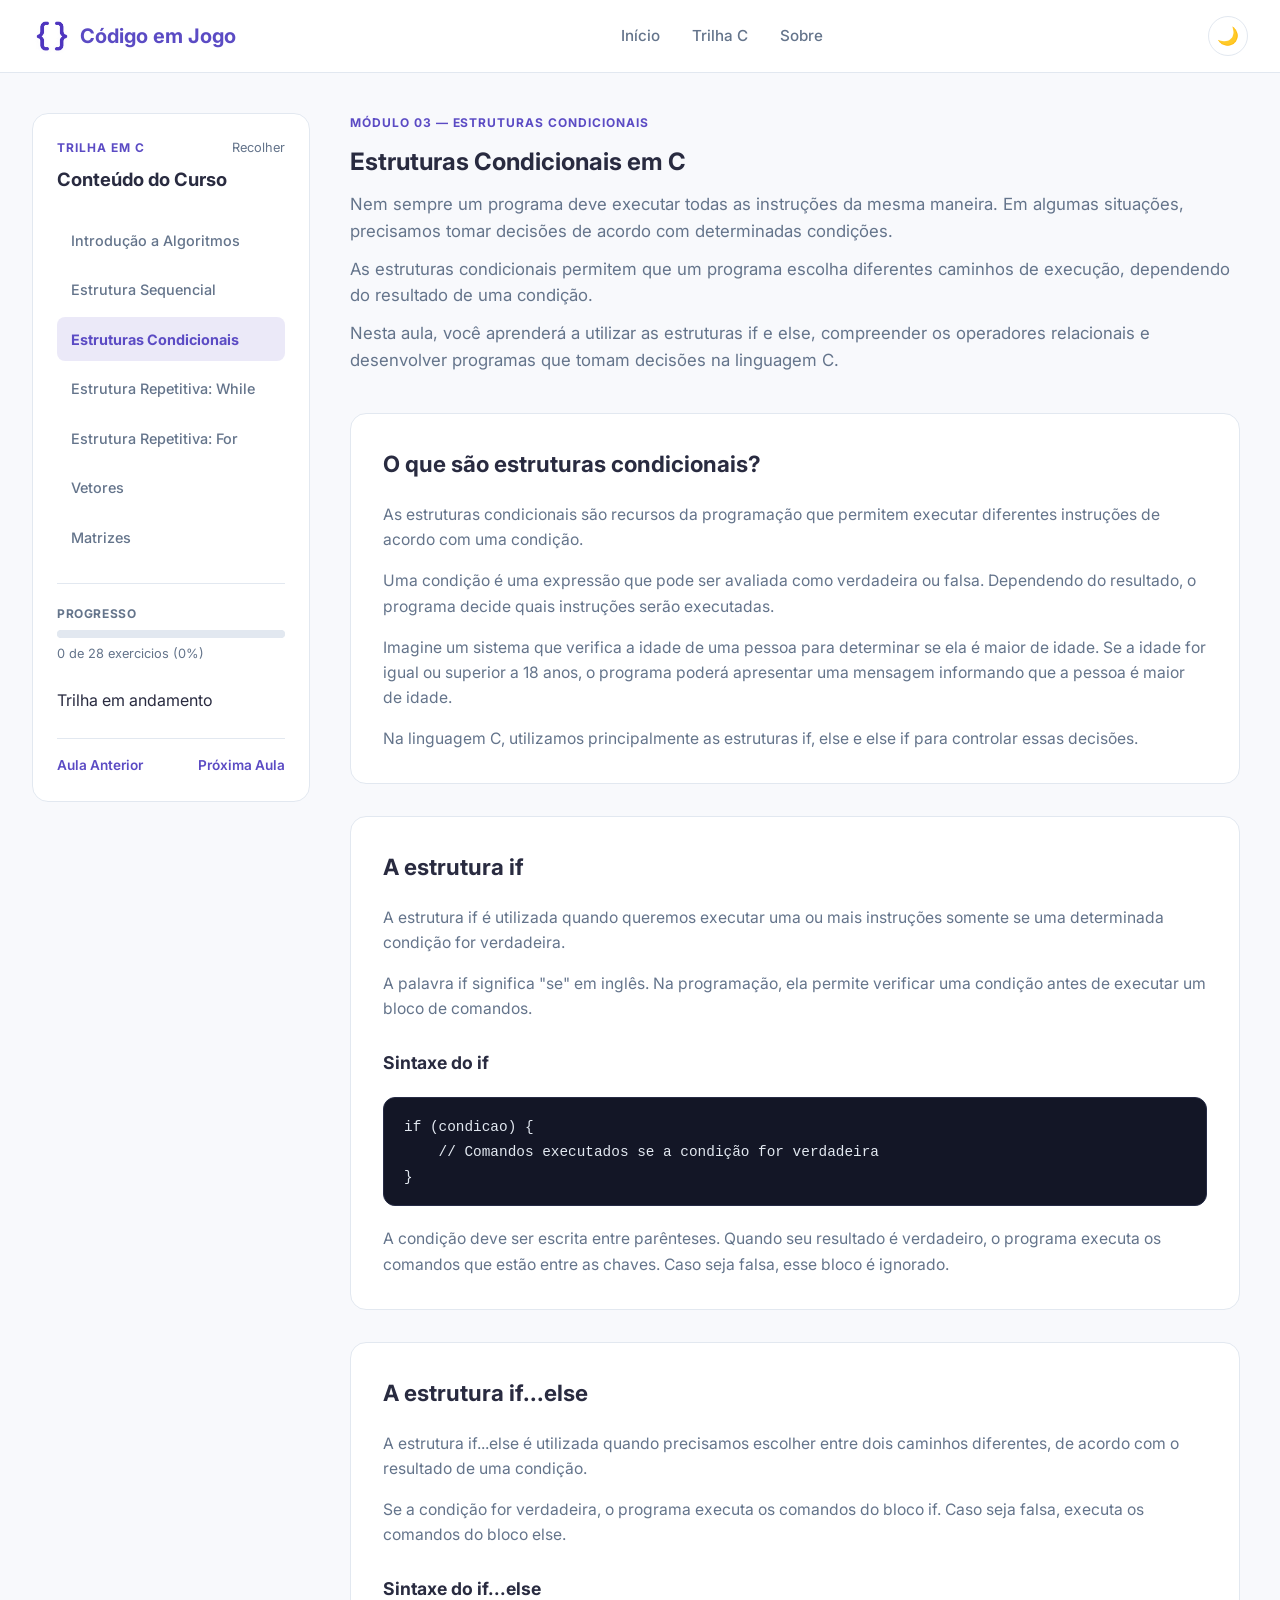
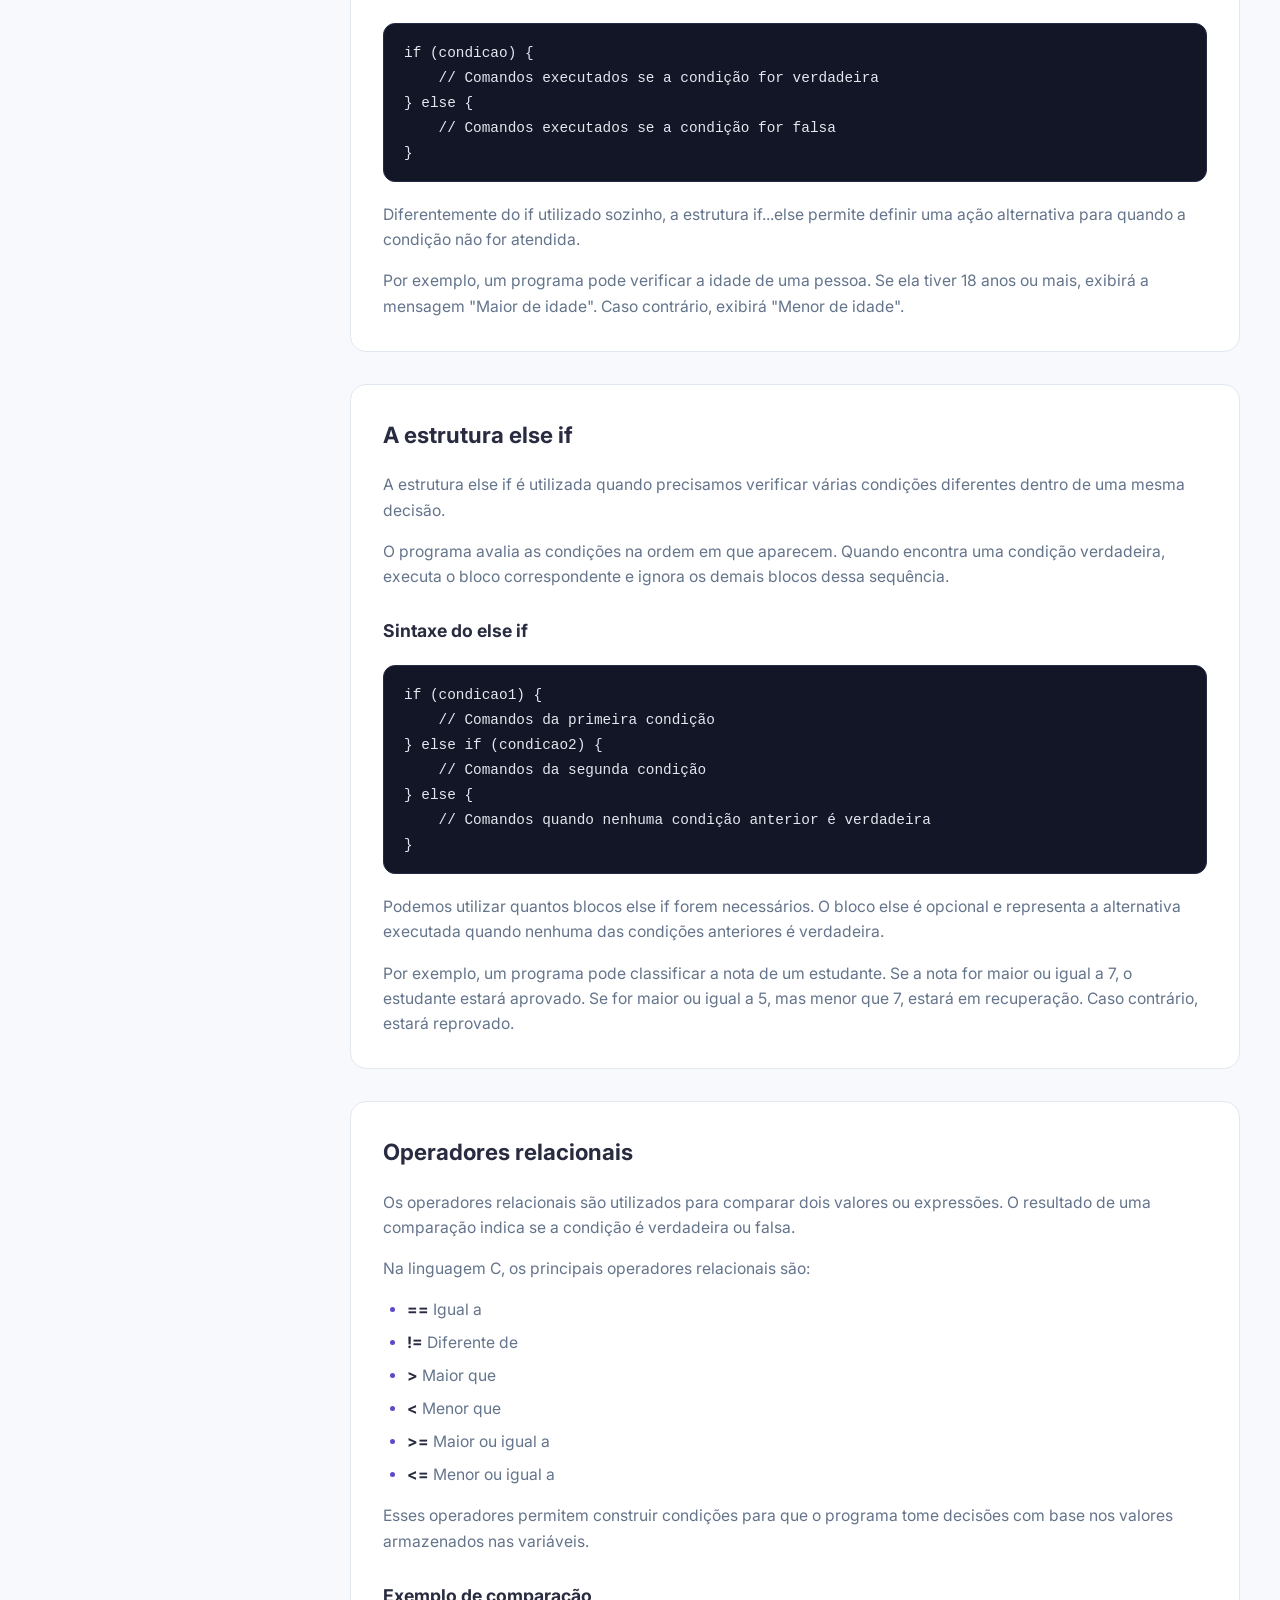
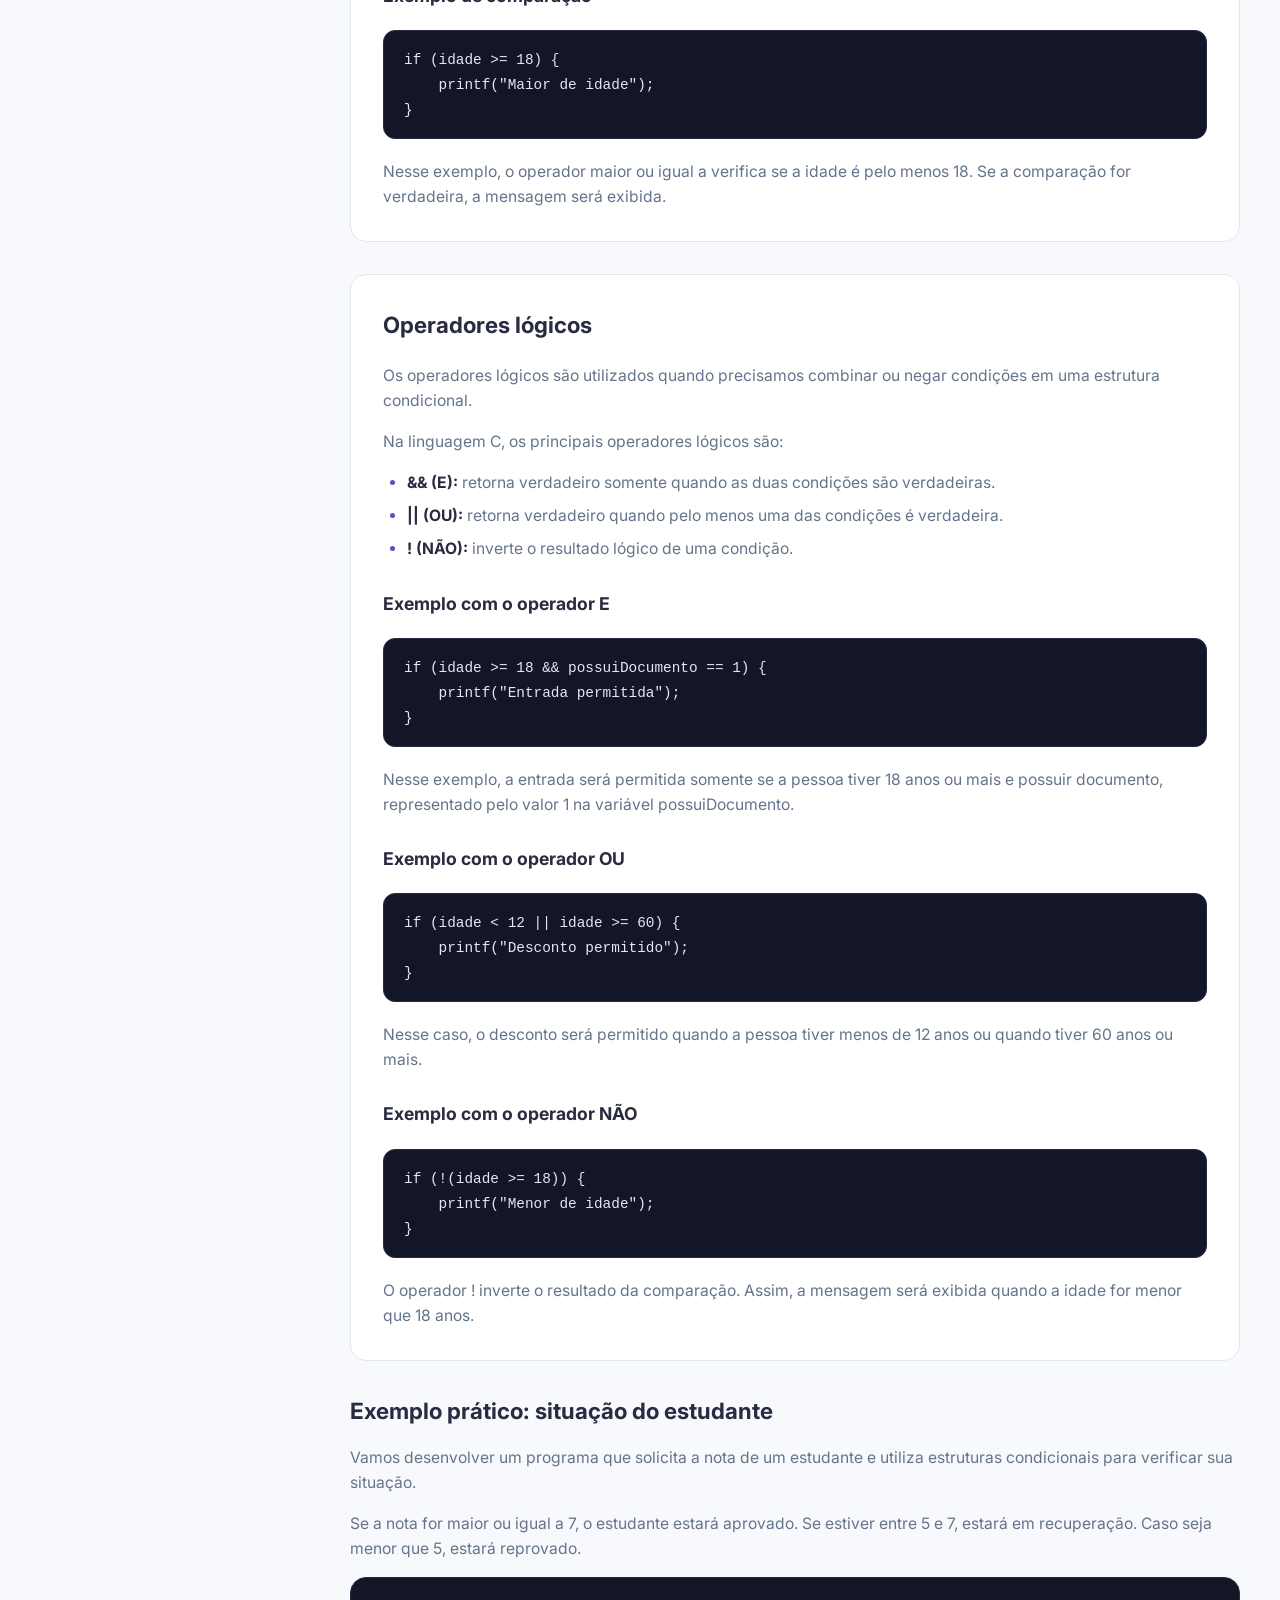
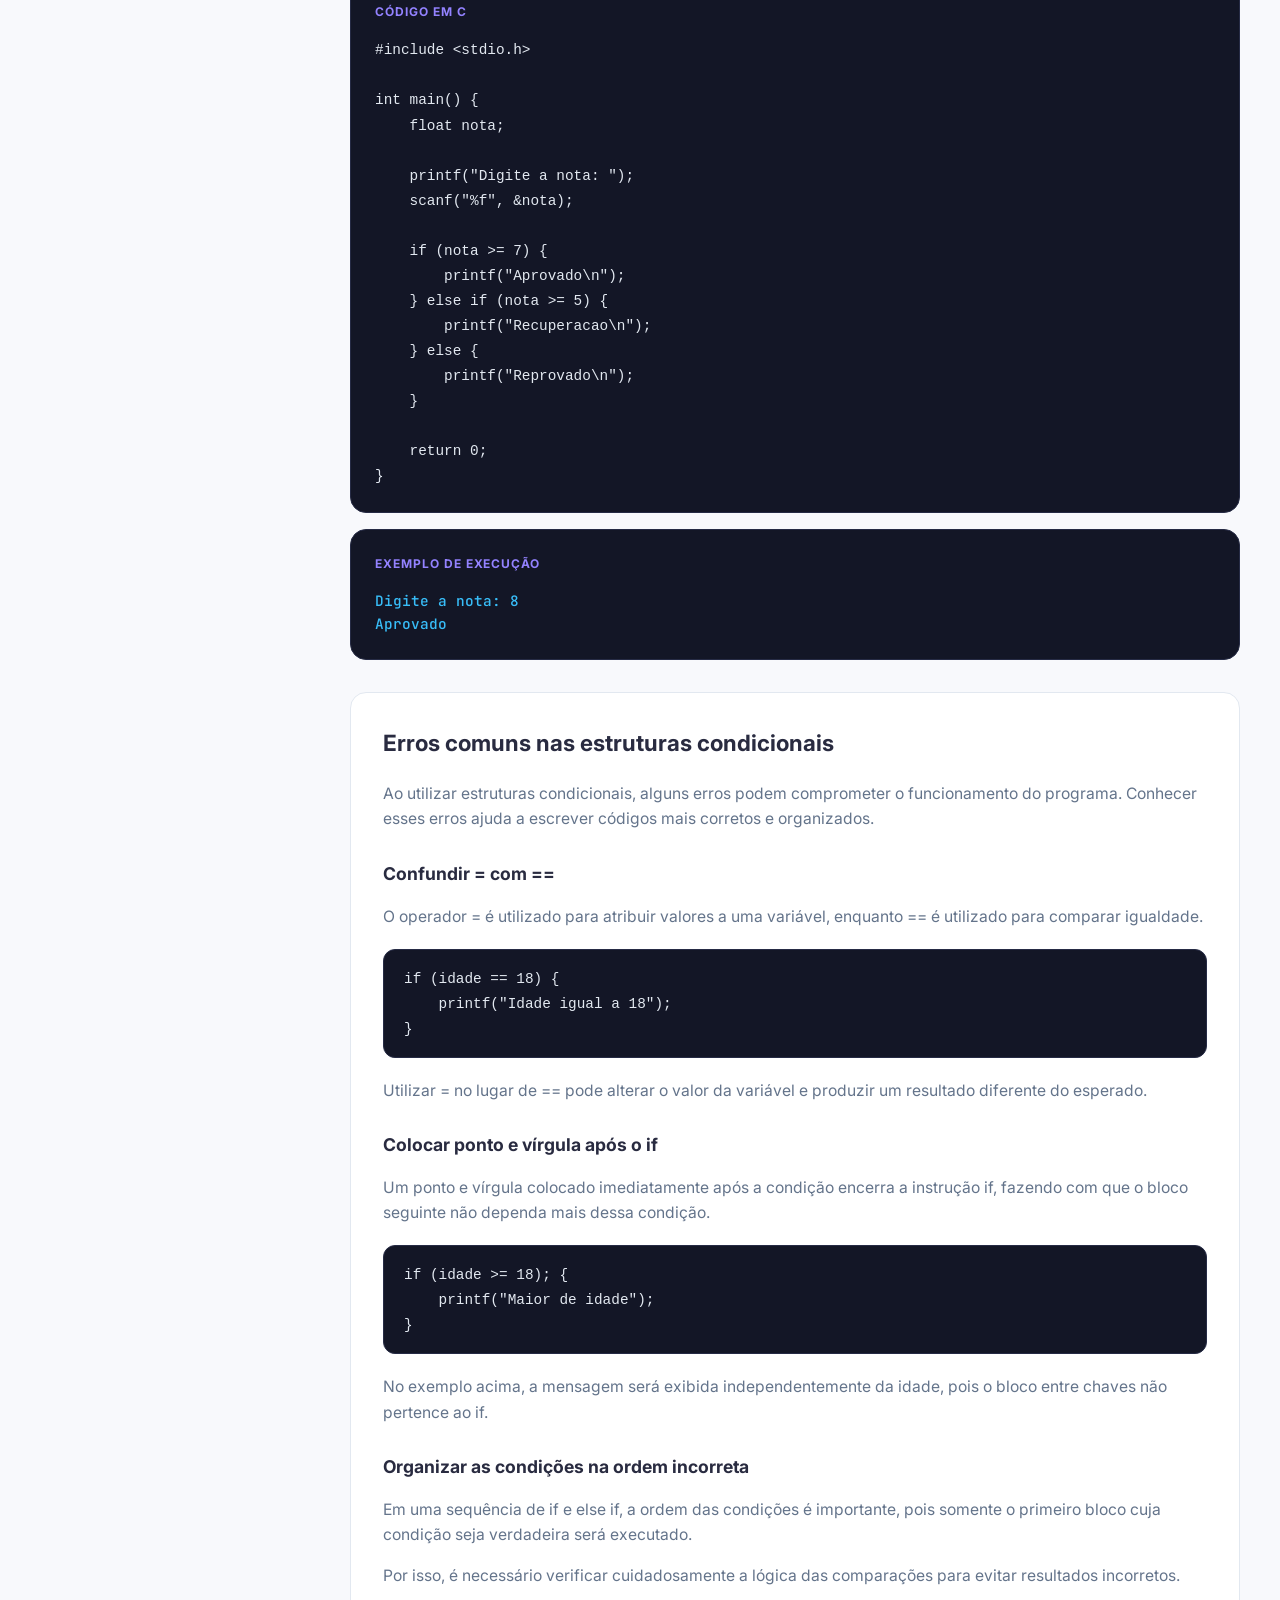
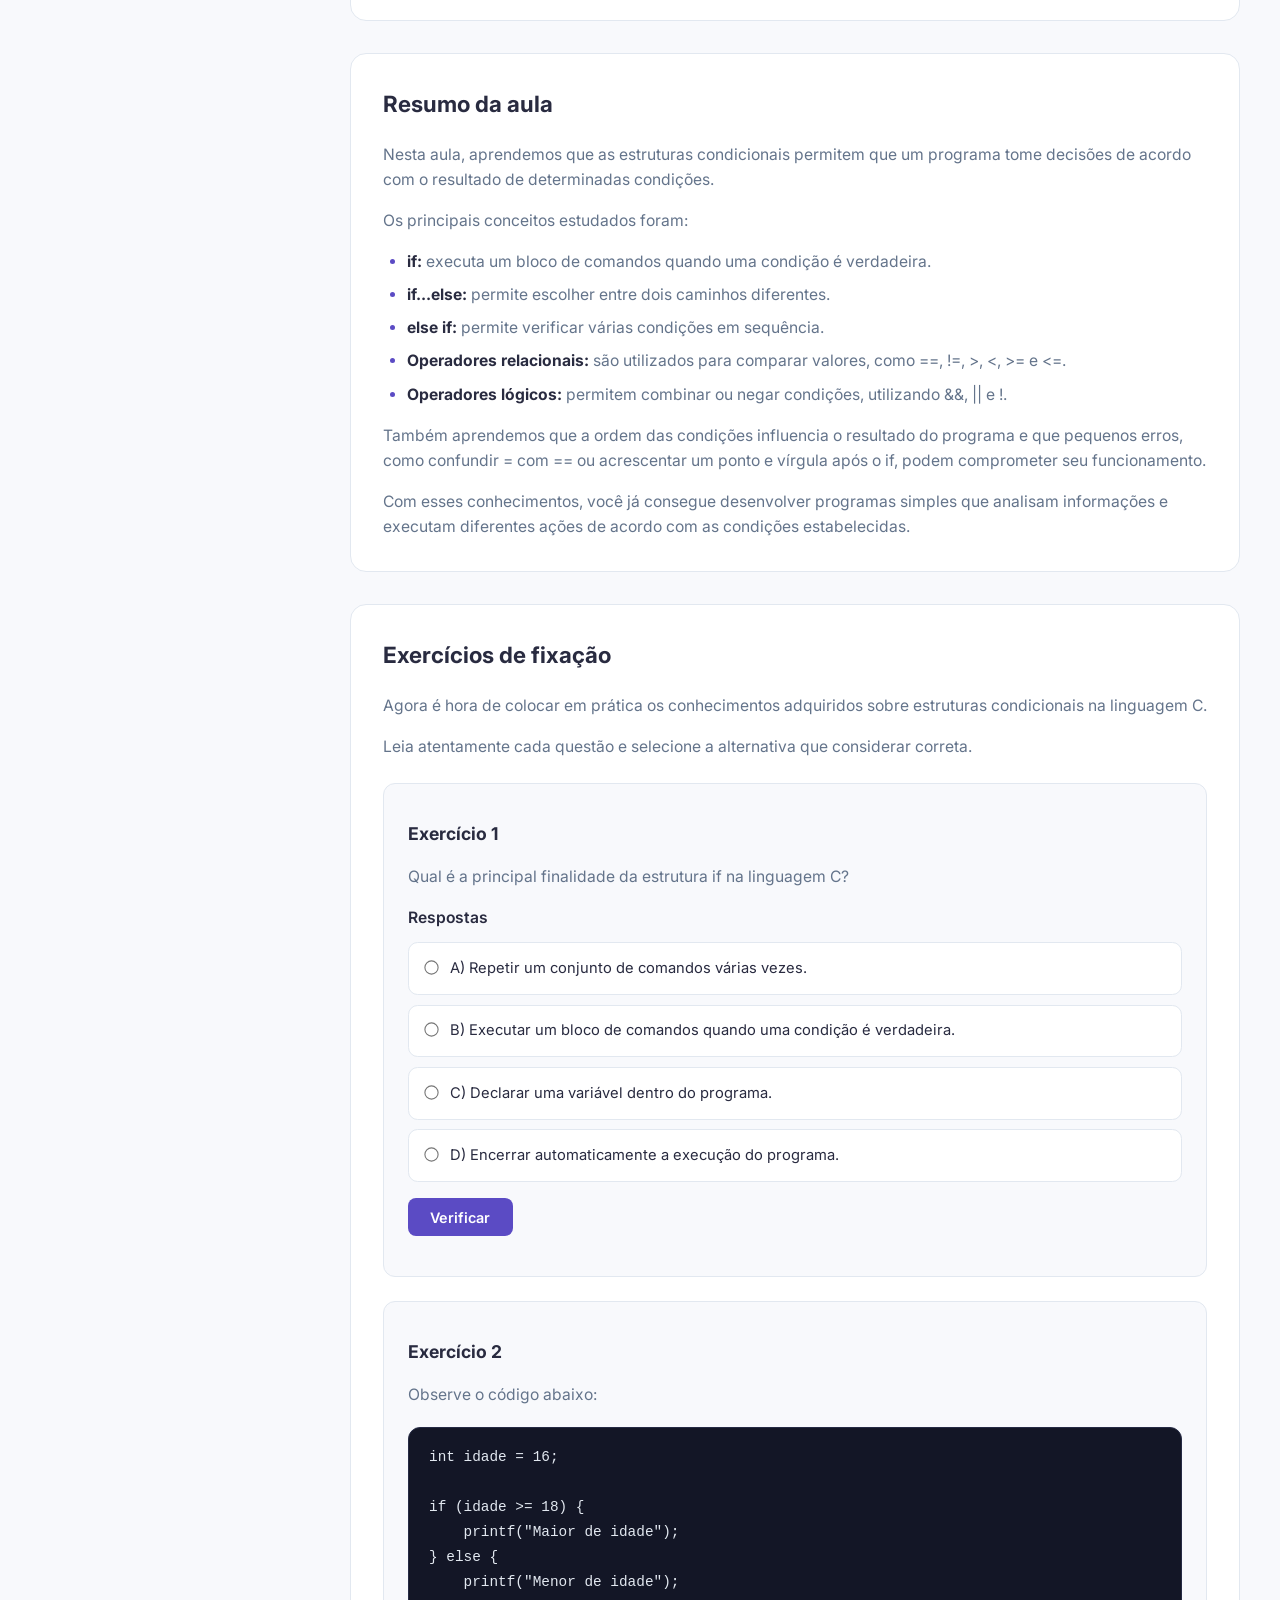
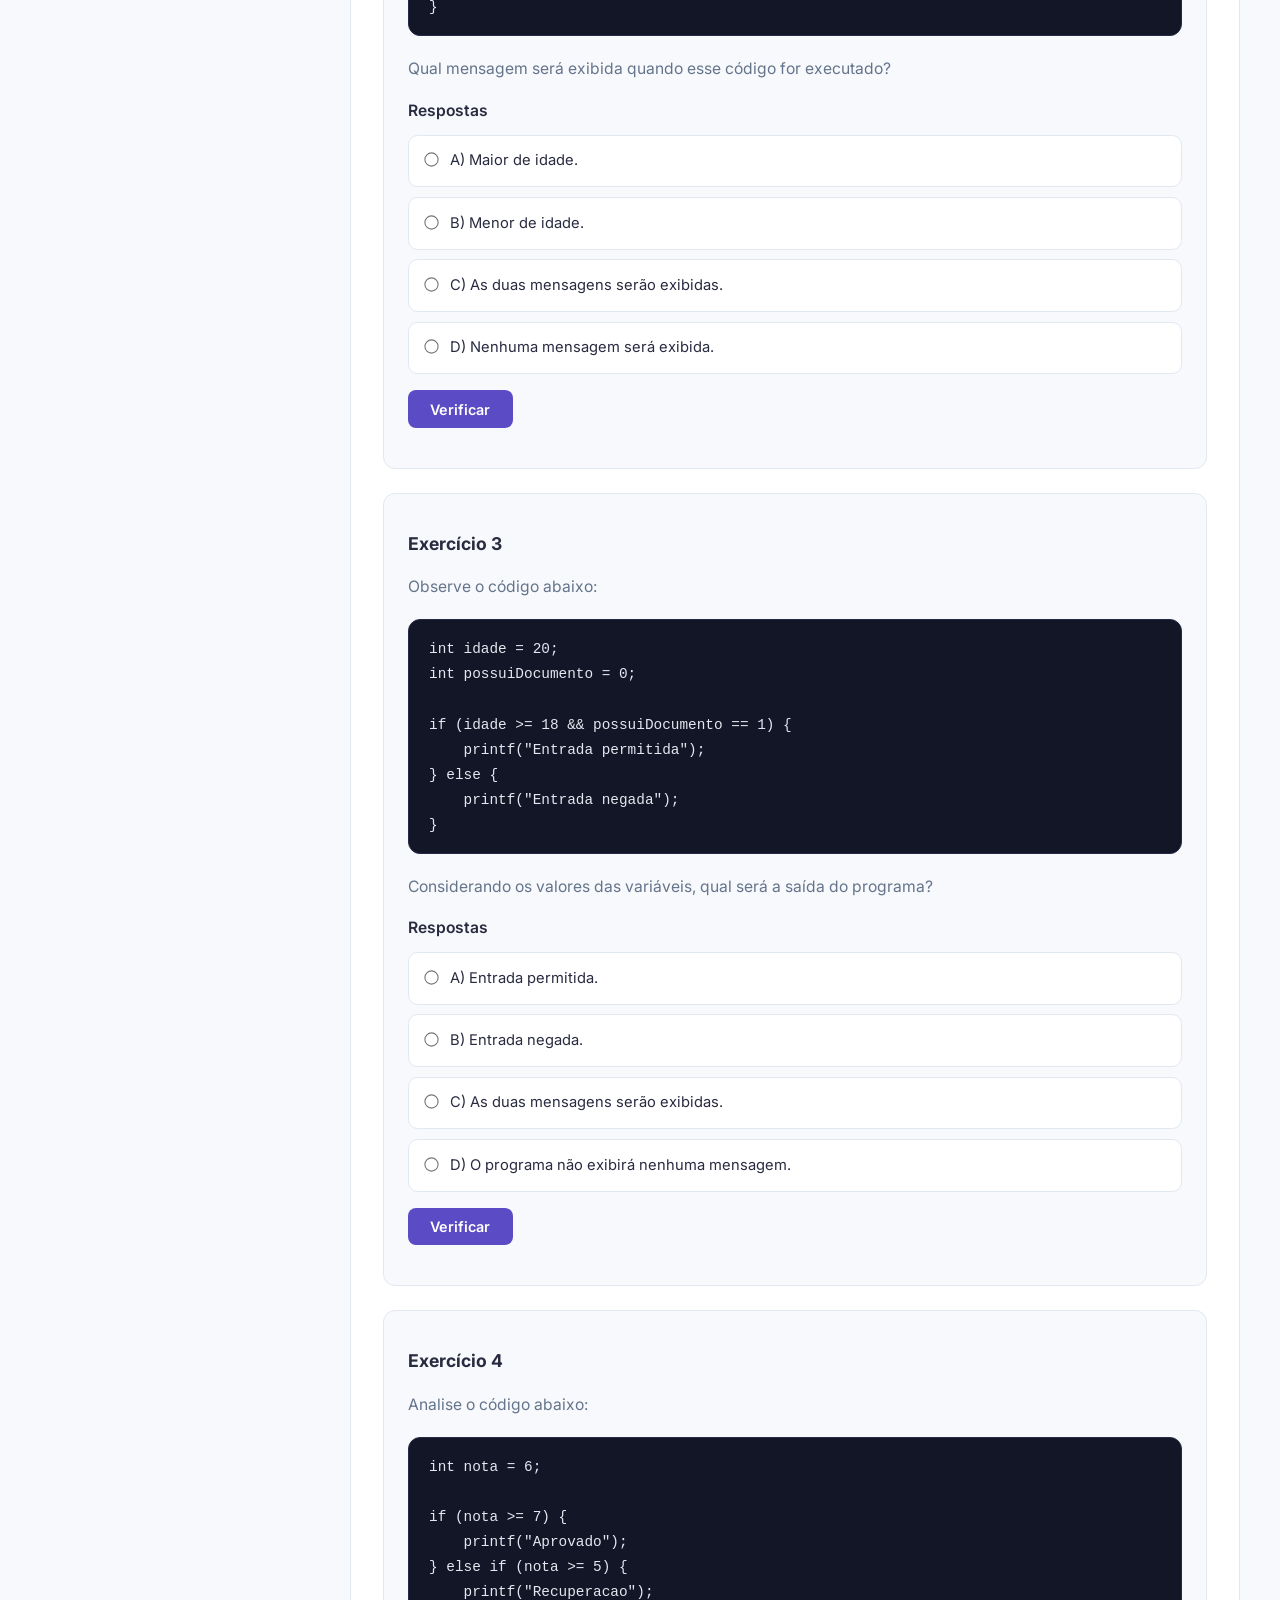
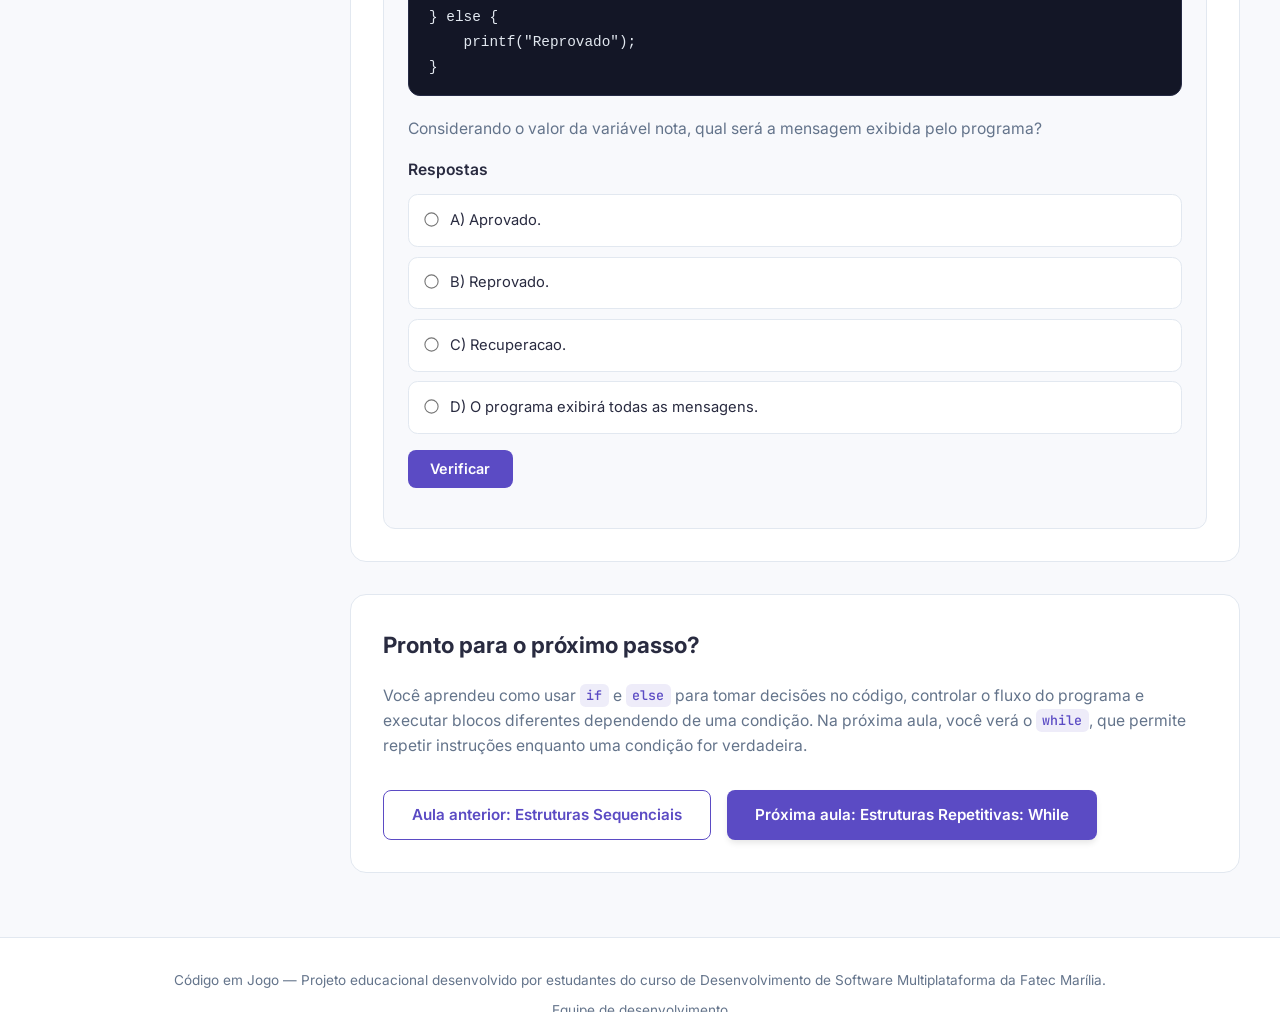
<file: paginas/03-condicionais.html>
<!DOCTYPE html>
<html lang="pt-br">

<head>
    <meta charset="UTF-8">
    <meta name="viewport" content="width=device-width, initial-scale=1.0">
    <title>Estruturas Condicionais em C</title>

    <script>
        if (localStorage.getItem('tema') === 'escuro') {
            document.documentElement.classList.add('dark-mode');
        }
    </script>

    <link rel="stylesheet" href="../css/style.css">
    <link rel="stylesheet" href="../css/paginas.css">
</head>

<body id="pagina-aula" data-aula="aula3">

    <header id="cabecalho">
        <a href="../index.html" class="logo">
            <img src="../assets/imagens/logo-codigo-em-jogo.png" alt="" width="48" height="48">
            <span>Código em Jogo</span>
        </a>

        <nav id="menu-principal" aria-label="Menu principal">
            <a href="../index.html">Início</a>
            <a href="./01-algoritmos.html">Trilha C</a>
            <a href="../sobre.html">Sobre</a>
        </nav>

        <button id="botao-tema" aria-label="Alternar tema claro e escuro">🌙</button>

    </header>


    <aside id="barra-lateral">

        <header class="barra-lateral-cabecalho">
            <p>Trilha em C</p>
            <button type="button" id="botao-recolher">Recolher</button>
            <h2>Conteúdo do Curso</h2>
        </header>

        <ul class="barra-lateral-lista">
            <li>
                <a href="./01-algoritmos.html">
                    Introdução a Algoritmos
                </a>
            </li>

            <li>
                <a href="./02-sequenciais.html">
                    Estrutura Sequencial
                </a>
            </li>

            <li>
                <a href="./03-condicionais.html" aria-current="page">
                    Estruturas Condicionais
                </a>
            </li>

            <li>
                <a href="./04-while.html">
                    Estrutura Repetitiva: While
                </a>
            </li>

            <li>
                <a href="./05-for.html">
                    Estrutura Repetitiva: For
                </a>
            </li>

            <li>
                <a href="./06-vetores.html">
                    Vetores
                </a>
            </li>

            <li>
                <a href="./07-matrizes.html">
                    Matrizes
                </a>
            </li>
        </ul>

        <div class="barra-progresso">
            <label for="progresso-trilha">Progresso</label>
            <progress id="progresso-trilha" value="0" max="28">0%</progress>
            <p>Trilha em andamento</p>
        </div>

        <p>Trilha em andamento</p>
        </div>

        <footer class="barra-lateral-rodape">
            <a href="./02-sequenciais.html">Aula Anterior</a>
            <a href="./04-while.html">Próxima Aula</a>
        </footer>


    </aside>

    <main>

        <button type="button" id="botao-abrir-barra" title="Exibir conteúdo do curso"
            aria-label="Exibir conteúdo do curso" hidden>☰</button>

        <section id="conteudo-principal">

            <header class="conteudo-principal-cabecalho">
                <p>Módulo 03 — Estruturas Condicionais</p>

                <h1>Estruturas Condicionais em C</h1>

                <p>
                    Nem sempre um programa deve executar
                    todas as instruções da mesma maneira.
                    Em algumas situações, precisamos tomar
                    decisões de acordo com determinadas
                    condições.
                </p>

                <p>
                    As estruturas condicionais permitem
                    que um programa escolha diferentes
                    caminhos de execução, dependendo
                    do resultado de uma condição.
                </p>

                <p>
                    Nesta aula, você aprenderá a utilizar
                    as estruturas if e else, compreender
                    os operadores relacionais e desenvolver
                    programas que tomam decisões na
                    linguagem C.
                </p>
            </header>

            <section class="secao-conteudo">

                <h2>O que são estruturas condicionais?</h2>

                <p>
                    As estruturas condicionais são recursos da
                    programação que permitem executar diferentes
                    instruções de acordo com uma condição.
                </p>

                <p>
                    Uma condição é uma expressão que pode ser
                    avaliada como verdadeira ou falsa. Dependendo
                    do resultado, o programa decide quais
                    instruções serão executadas.
                </p>

                <p>
                    Imagine um sistema que verifica a idade de
                    uma pessoa para determinar se ela é maior
                    de idade. Se a idade for igual ou superior
                    a 18 anos, o programa poderá apresentar
                    uma mensagem informando que a pessoa é
                    maior de idade.
                </p>

                <p>
                    Na linguagem C, utilizamos principalmente
                    as estruturas if, else e else if para
                    controlar essas decisões.
                </p>

            </section>

            <section class="secao-conteudo">

                <h2>A estrutura if</h2>

                <p>
                    A estrutura if é utilizada quando queremos
                    executar uma ou mais instruções somente
                    se uma determinada condição for verdadeira.
                </p>

                <p>
                    A palavra if significa "se" em inglês.
                    Na programação, ela permite verificar
                    uma condição antes de executar um
                    bloco de comandos.
                </p>

                <h3>Sintaxe do if</h3>

                <pre><code class="codigo">if (condicao) {
    // Comandos executados se a condição for verdadeira
}</code></pre>

                <p>
                    A condição deve ser escrita entre parênteses.
                    Quando seu resultado é verdadeiro, o programa
                    executa os comandos que estão entre as chaves.
                    Caso seja falsa, esse bloco é ignorado.
                </p>

            </section>

            <section class="secao-conteudo">

                <h2>A estrutura if...else</h2>

                <p>
                    A estrutura if...else é utilizada quando
                    precisamos escolher entre dois caminhos
                    diferentes, de acordo com o resultado
                    de uma condição.
                </p>

                <p>
                    Se a condição for verdadeira, o programa
                    executa os comandos do bloco if.
                    Caso seja falsa, executa os comandos
                    do bloco else.
                </p>

                <h3>Sintaxe do if...else</h3>

                <pre><code class="codigo">if (condicao) {
    // Comandos executados se a condição for verdadeira
} else {
    // Comandos executados se a condição for falsa
}</code></pre>

                <p>
                    Diferentemente do if utilizado sozinho,
                    a estrutura if...else permite definir
                    uma ação alternativa para quando
                    a condição não for atendida.
                </p>

                <p>
                    Por exemplo, um programa pode verificar
                    a idade de uma pessoa. Se ela tiver
                    18 anos ou mais, exibirá a mensagem
                    "Maior de idade". Caso contrário,
                    exibirá "Menor de idade".
                </p>

            </section>

            <section class="secao-conteudo">

                <h2>A estrutura else if</h2>

                <p>
                    A estrutura else if é utilizada quando
                    precisamos verificar várias condições
                    diferentes dentro de uma mesma decisão.
                </p>

                <p>
                    O programa avalia as condições na ordem
                    em que aparecem. Quando encontra uma
                    condição verdadeira, executa o bloco
                    correspondente e ignora os demais
                    blocos dessa sequência.
                </p>

                <h3>Sintaxe do else if</h3>

                <pre><code class="codigo">if (condicao1) {
    // Comandos da primeira condição
} else if (condicao2) {
    // Comandos da segunda condição
} else {
    // Comandos quando nenhuma condição anterior é verdadeira
}</code></pre>

                <p>
                    Podemos utilizar quantos blocos else if
                    forem necessários. O bloco else é opcional
                    e representa a alternativa executada
                    quando nenhuma das condições anteriores
                    é verdadeira.
                </p>

                <p>
                    Por exemplo, um programa pode classificar
                    a nota de um estudante. Se a nota for
                    maior ou igual a 7, o estudante estará
                    aprovado. Se for maior ou igual a 5,
                    mas menor que 7, estará em recuperação.
                    Caso contrário, estará reprovado.
                </p>

            </section>


            <section class="secao-conteudo">

                <h2>Operadores relacionais</h2>

                <p>
                    Os operadores relacionais são utilizados
                    para comparar dois valores ou expressões.
                    O resultado de uma comparação indica
                    se a condição é verdadeira ou falsa.
                </p>

                <p>
                    Na linguagem C, os principais operadores
                    relacionais são:
                </p>

                <ul>
                    <li><strong>==</strong> Igual a</li>
                    <li><strong>!=</strong> Diferente de</li>
                    <li><strong>&gt;</strong> Maior que</li>
                    <li><strong>&lt;</strong> Menor que</li>
                    <li><strong>&gt;=</strong> Maior ou igual a</li>
                    <li><strong>&lt;=</strong> Menor ou igual a</li>
                </ul>

                <p>
                    Esses operadores permitem construir
                    condições para que o programa tome
                    decisões com base nos valores
                    armazenados nas variáveis.
                </p>

                <h3>Exemplo de comparação</h3>

                <pre><code class="codigo">if (idade &gt;= 18) {
    printf("Maior de idade");
}</code></pre>

                <p>
                    Nesse exemplo, o operador maior ou igual
                    a verifica se a idade é pelo menos 18.
                    Se a comparação for verdadeira, a
                    mensagem será exibida.
                </p>

            </section>


            <section class="secao-conteudo">

                <h2>Operadores lógicos</h2>

                <p>
                    Os operadores lógicos são utilizados
                    quando precisamos combinar ou negar
                    condições em uma estrutura condicional.
                </p>

                <p>
                    Na linguagem C, os principais operadores
                    lógicos são:
                </p>

                <ul>
                    <li>
                        <strong>&amp;&amp; (E):</strong>
                        retorna verdadeiro somente quando
                        as duas condições são verdadeiras.
                    </li>

                    <li>
                        <strong>|| (OU):</strong>
                        retorna verdadeiro quando pelo menos
                        uma das condições é verdadeira.
                    </li>

                    <li>
                        <strong>! (NÃO):</strong>
                        inverte o resultado lógico
                        de uma condição.
                    </li>
                </ul>

                <h3>Exemplo com o operador E</h3>

                <pre><code class="codigo">if (idade &gt;= 18 &amp;&amp; possuiDocumento == 1) {
    printf("Entrada permitida");
}</code></pre>

                <p>
                    Nesse exemplo, a entrada será permitida
                    somente se a pessoa tiver 18 anos ou mais
                    e possuir documento, representado pelo
                    valor 1 na variável possuiDocumento.
                </p>

                <h3>Exemplo com o operador OU</h3>

                <pre><code class="codigo">if (idade &lt; 12 || idade &gt;= 60) {
    printf("Desconto permitido");
}</code></pre>

                <p>
                    Nesse caso, o desconto será permitido
                    quando a pessoa tiver menos de 12 anos
                    ou quando tiver 60 anos ou mais.
                </p>

                <h3>Exemplo com o operador NÃO</h3>

                <pre><code class="codigo">if (!(idade &gt;= 18)) {
    printf("Menor de idade");
}</code></pre>

                <p>
                    O operador ! inverte o resultado
                    da comparação. Assim, a mensagem
                    será exibida quando a idade
                    for menor que 18 anos.
                </p>

            </section>


            <section class="exemplo">

                <h2>Exemplo prático: situação do estudante</h2>

                <p>
                    Vamos desenvolver um programa que solicita
                    a nota de um estudante e utiliza estruturas
                    condicionais para verificar sua situação.
                </p>

                <p>
                    Se a nota for maior ou igual a 7, o estudante
                    estará aprovado. Se estiver entre 5 e 7,
                    estará em recuperação. Caso seja menor
                    que 5, estará reprovado.
                </p>

                <div class="exemplo-codigo">

                    <h3>Código em C</h3>

                    <pre><code class="codigo">#include &lt;stdio.h&gt;

int main() {
    float nota;

    printf("Digite a nota: ");
    scanf("%f", &amp;nota);

    if (nota &gt;= 7) {
        printf("Aprovado\n");
    } else if (nota &gt;= 5) {
        printf("Recuperacao\n");
    } else {
        printf("Reprovado\n");
    }

    return 0;
}</code></pre>

                </div>

                <div class="exemplo-resultado">

                    <h3>Exemplo de execução</h3>

                    <pre><samp>Digite a nota: 8
Aprovado</samp></pre>

                </div>

            </section>

            <section class="secao-conteudo">

                <h2>Erros comuns nas estruturas condicionais</h2>

                <p>
                    Ao utilizar estruturas condicionais,
                    alguns erros podem comprometer o
                    funcionamento do programa.
                    Conhecer esses erros ajuda a escrever
                    códigos mais corretos e organizados.
                </p>

                <h3>Confundir = com ==</h3>

                <p>
                    O operador = é utilizado para atribuir
                    valores a uma variável, enquanto ==
                    é utilizado para comparar igualdade.
                </p>

                <pre><code class="codigo">if (idade == 18) {
    printf("Idade igual a 18");
}</code></pre>

                <p>
                    Utilizar = no lugar de == pode alterar
                    o valor da variável e produzir um
                    resultado diferente do esperado.
                </p>

                <h3>Colocar ponto e vírgula após o if</h3>

                <p>
                    Um ponto e vírgula colocado imediatamente
                    após a condição encerra a instrução if,
                    fazendo com que o bloco seguinte não
                    dependa mais dessa condição.
                </p>

                <pre><code class="codigo">if (idade &gt;= 18); {
    printf("Maior de idade");
}</code></pre>

                <p>
                    No exemplo acima, a mensagem será exibida
                    independentemente da idade, pois o bloco
                    entre chaves não pertence ao if.
                </p>

                <h3>Organizar as condições na ordem incorreta</h3>

                <p>
                    Em uma sequência de if e else if,
                    a ordem das condições é importante,
                    pois somente o primeiro bloco cuja
                    condição seja verdadeira será executado.
                </p>

                <p>
                    Por isso, é necessário verificar
                    cuidadosamente a lógica das comparações
                    para evitar resultados incorretos.
                </p>

            </section>

            <section class="secao-conteudo">

                <h2>Resumo da aula</h2>

                <p>
                    Nesta aula, aprendemos que as estruturas
                    condicionais permitem que um programa
                    tome decisões de acordo com o resultado
                    de determinadas condições.
                </p>

                <p>
                    Os principais conceitos estudados foram:
                </p>

                <ul>
                    <li>
                        <strong>if:</strong>
                        executa um bloco de comandos quando
                        uma condição é verdadeira.
                    </li>

                    <li>
                        <strong>if...else:</strong>
                        permite escolher entre dois caminhos
                        diferentes.
                    </li>

                    <li>
                        <strong>else if:</strong>
                        permite verificar várias condições
                        em sequência.
                    </li>

                    <li>
                        <strong>Operadores relacionais:</strong>
                        são utilizados para comparar valores,
                        como ==, !=, &gt;, &lt;, &gt;= e &lt;=.
                    </li>

                    <li>
                        <strong>Operadores lógicos:</strong>
                        permitem combinar ou negar condições,
                        utilizando &amp;&amp;, || e !.
                    </li>
                </ul>

                <p>
                    Também aprendemos que a ordem das condições
                    influencia o resultado do programa e que
                    pequenos erros, como confundir = com ==
                    ou acrescentar um ponto e vírgula após
                    o if, podem comprometer seu funcionamento.
                </p>

                <p>
                    Com esses conhecimentos, você já consegue
                    desenvolver programas simples que analisam
                    informações e executam diferentes ações
                    de acordo com as condições estabelecidas.
                </p>

            </section>

            <section class="secao-conteudo">

                <h2>Exercícios de fixação</h2>

                <p>
                    Agora é hora de colocar em prática
                    os conhecimentos adquiridos sobre
                    estruturas condicionais na linguagem C.
                </p>

                <p>
                    Leia atentamente cada questão e
                    selecione a alternativa que considerar
                    correta.
                </p>

                <article class="questao">

                    <h3>Exercício 1</h3>

                    <p>
                        Qual é a principal finalidade
                        da estrutura if na linguagem C?
                    </p>

                    <fieldset>
                        <legend>Respostas</legend>

                        <div class="resposta">
                            <label>
                                <input type="radio" name="exercicio1" value="a">
                                <span>A) Repetir um conjunto de comandos várias vezes.</span>
                            </label>

                            <label>
                                <input type="radio" name="exercicio1" value="b" data-certa="sim">
                                <span>B) Executar um bloco de comandos quando uma condição é verdadeira.</span>
                            </label>

                            <label>
                                <input type="radio" name="exercicio1" value="c">
                                <span>C) Declarar uma variável dentro do programa.</span>
                            </label>

                            <label>
                                <input type="radio" name="exercicio1" value="d">
                                <span>D) Encerrar automaticamente a execução do programa.</span>
                            </label>
                        </div>
                    </fieldset>

                    <button type="button" class="botao-verificar">Verificar</button>
                    <p class="texto-resultado"></p>

                    <details hidden class="resposta-explicacao">
                        <summary>Conferir resposta e explicação</summary>

                        <p>
                            <strong>Alternativa B.</strong>
                            O <code>if</code> testa uma condição: se ela for verdadeira, o código dentro dele é
                            executado. Se for falsa, ele pula esse bloco.
                        </p>
                    </details>
                </article>

                <article class="questao">

                    <h3>Exercício 2</h3>

                    <p>Observe o código abaixo:</p>

                    <pre><code class="codigo">int idade = 16;

if (idade &gt;= 18) {
    printf("Maior de idade");
} else {
    printf("Menor de idade");
}</code></pre>

                    <p>
                        Qual mensagem será exibida
                        quando esse código for executado?
                    </p>

                    <fieldset>
                        <legend>Respostas</legend>

                        <div class="resposta">
                            <label>
                                <input type="radio" name="exercicio2" value="a">
                                <span>A) Maior de idade.</span>
                            </label>

                            <label>
                                <input type="radio" name="exercicio2" value="b" data-certa="sim">
                                <span>B) Menor de idade.</span>
                            </label>

                            <label>
                                <input type="radio" name="exercicio2" value="c">
                                <span>C) As duas mensagens serão exibidas.</span>
                            </label>

                            <label>
                                <input type="radio" name="exercicio2" value="d">
                                <span>D) Nenhuma mensagem será exibida.</span>
                            </label>
                        </div>
                    </fieldset>

                    <button type="button" class="botao-verificar">Verificar</button>
                    <p class="texto-resultado"></p>

                    <details hidden class="resposta-explicacao">
                        <summary>Conferir resposta e explicação</summary>

                        <p>
                            <strong>Alternativa B.</strong>
                            A variável <code>idade</code> vale 16. Como 16 não é maior nem igual a 18, o <code>if</code>
                            é ignorado e o código executa o <code>else</code> ("Menor de idade").
                        </p>
                    </details>
                </article>

                <article class="questao">

                    <h3>Exercício 3</h3>

                    <p>Observe o código abaixo:</p>

                    <pre><code class="codigo">int idade = 20;
int possuiDocumento = 0;

if (idade &gt;= 18 &amp;&amp; possuiDocumento == 1) {
    printf("Entrada permitida");
} else {
    printf("Entrada negada");
}</code></pre>

                    <p>
                        Considerando os valores das variáveis,
                        qual será a saída do programa?
                    </p>

                    <fieldset>
                        <legend>Respostas</legend>

                        <div class="resposta">
                            <label>
                                <input type="radio" name="exercicio3" value="a">
                                <span>A) Entrada permitida.</span>
                            </label>

                            <label>
                                <input type="radio" name="exercicio3" value="b" data-certa="sim">
                                <span>B) Entrada negada.</span>
                            </label>

                            <label>
                                <input type="radio" name="exercicio3" value="c">
                                <span>C) As duas mensagens serão exibidas.</span>
                            </label>

                            <label>
                                <input type="radio" name="exercicio3" value="d">
                                <span>D) O programa não exibirá nenhuma mensagem.</span>
                            </label>
                        </div>
                    </fieldset>

                    <button type="button" class="botao-verificar">Verificar</button>
                    <p class="texto-resultado"></p>

                    <details hidden class="resposta-explicacao">
                        <summary>Conferir resposta e explicação</summary>

                        <p>
                            <strong>Alternativa B.</strong>
                            O operador <code>&amp;&amp;</code> (E) exige que as duas condições sejam verdadeiras. Como
                            <code>possuiDocumento</code> vale 0 (falso), o código vai para o <code>else</code> ("Entrada
                            negada").
                        </p>
                    </details>
                </article>

                <article class="questao">

                    <h3>Exercício 4</h3>

                    <p>Analise o código abaixo:</p>

                    <pre><code class="codigo">int nota = 6;

if (nota &gt;= 7) {
    printf("Aprovado");
} else if (nota &gt;= 5) {
    printf("Recuperacao");
} else {
    printf("Reprovado");
}</code></pre>

                    <p>
                        Considerando o valor da variável nota,
                        qual será a mensagem exibida pelo programa?
                    </p>

                    <fieldset>
                        <legend>Respostas</legend>

                        <div class="resposta">
                            <label>
                                <input type="radio" name="exercicio4" value="a">
                                <span>A) Aprovado.</span>
                            </label>

                            <label>
                                <input type="radio" name="exercicio4" value="b">
                                <span>B) Reprovado.</span>
                            </label>

                            <label>
                                <input type="radio" name="exercicio4" value="c" data-certa="sim">
                                <span>C) Recuperacao.</span>
                            </label>

                            <label>
                                <input type="radio" name="exercicio4" value="d">
                                <span>D) O programa exibirá todas as mensagens.</span>
                            </label>
                        </div>
                    </fieldset>

                    <button type="button" class="botao-verificar">Verificar</button>
                    <p class="texto-resultado"></p>

                    <details hidden class="resposta-explicacao">
                        <summary>Conferir resposta e explicação</summary>

                        <p>
                            <strong>Alternativa C.</strong>
                            A nota vale 6. O primeiro <code>if (nota &gt;= 7)</code> é falso, mas a condição do
                            <code>else if (nota &gt;= 5)</code> é verdadeira, exibindo "Recuperacao".
                        </p>
                    </details>
                </article>

            </section>

            <section class="secao-conteudo" aria aria-labelledby="titulo-proximo-passo">
                <h2 id="titulo-proximo-passo">Pronto para o próximo passo?</h2>

                <p>
                    Você aprendeu como usar <code>if</code> e <code>else</code> para
                    tomar decisões no código, controlar o fluxo do programa e executar
                    blocos diferentes dependendo de uma condição.
                    Na próxima aula, você verá o <code>while</code>, que permite repetir
                    instruções enquanto uma condição for verdadeira.
                </p>

                <nav aria-label="Navegação entre aulas">
                    <a href="./02-sequenciais.html" class="botao-acao">
                        Aula anterior: Estruturas Sequenciais</a>

                    <a href="./04-while.html" class="botao-acao">
                        Próxima aula: Estruturas Repetitivas: While
                    </a>
                </nav>
            </section>
    </main>


    <footer class="rodape">

        <p>
            Código em Jogo — Projeto educacional
            desenvolvido por estudantes do curso
            de Desenvolvimento de Software Multiplataforma
            da Fatec Marília.
        </p>

        <p>Equipe de desenvolvimento</p>

        <ul>
            <li>Abinad Henrique da Silva Santos</li>
            <li>Jaidy Miyuki dos Santos Yamada</li>
            <li>Juliana de Arruda Meyer Coracini</li>
            <li>Lucas Gabriel de Souza</li>
        </ul>

    </footer>

    <script src="../js/main.js"></script>
    <script src="../js/botao.js"></script>
</body>

</html>
</file>
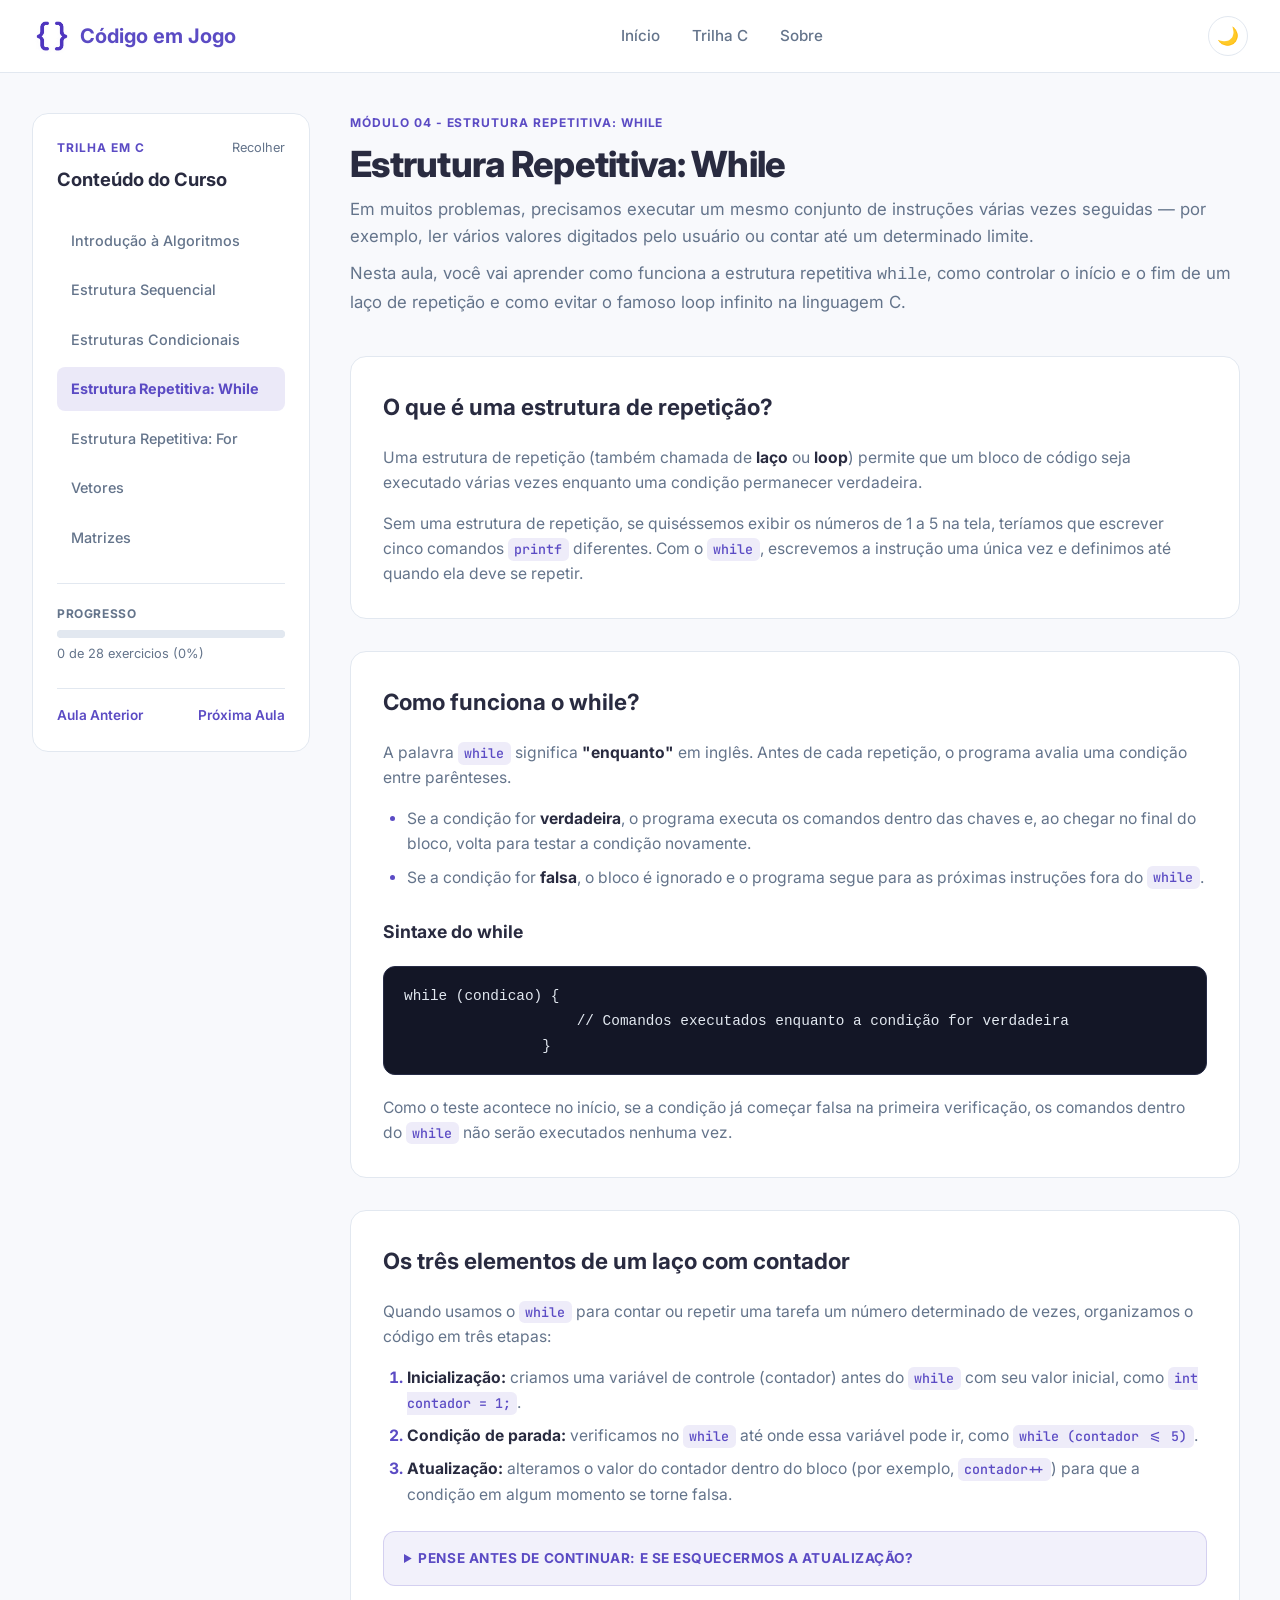
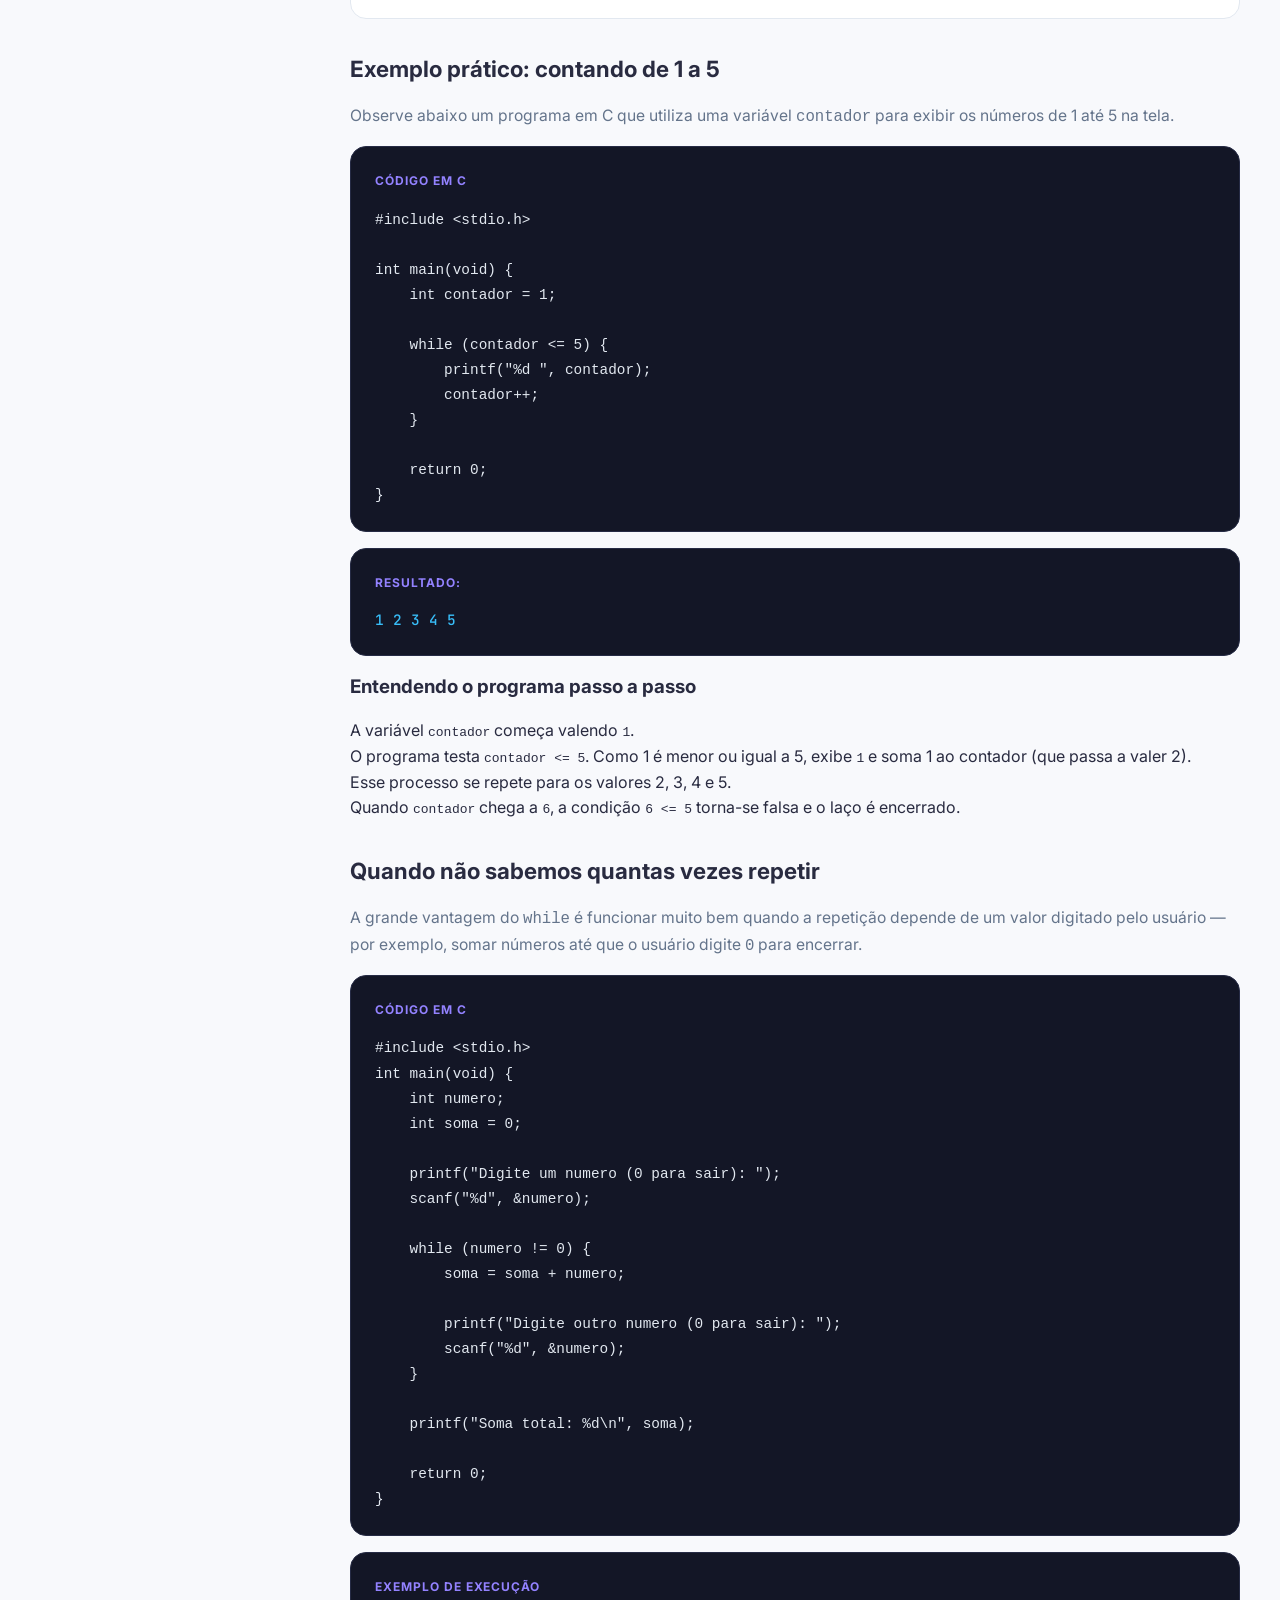
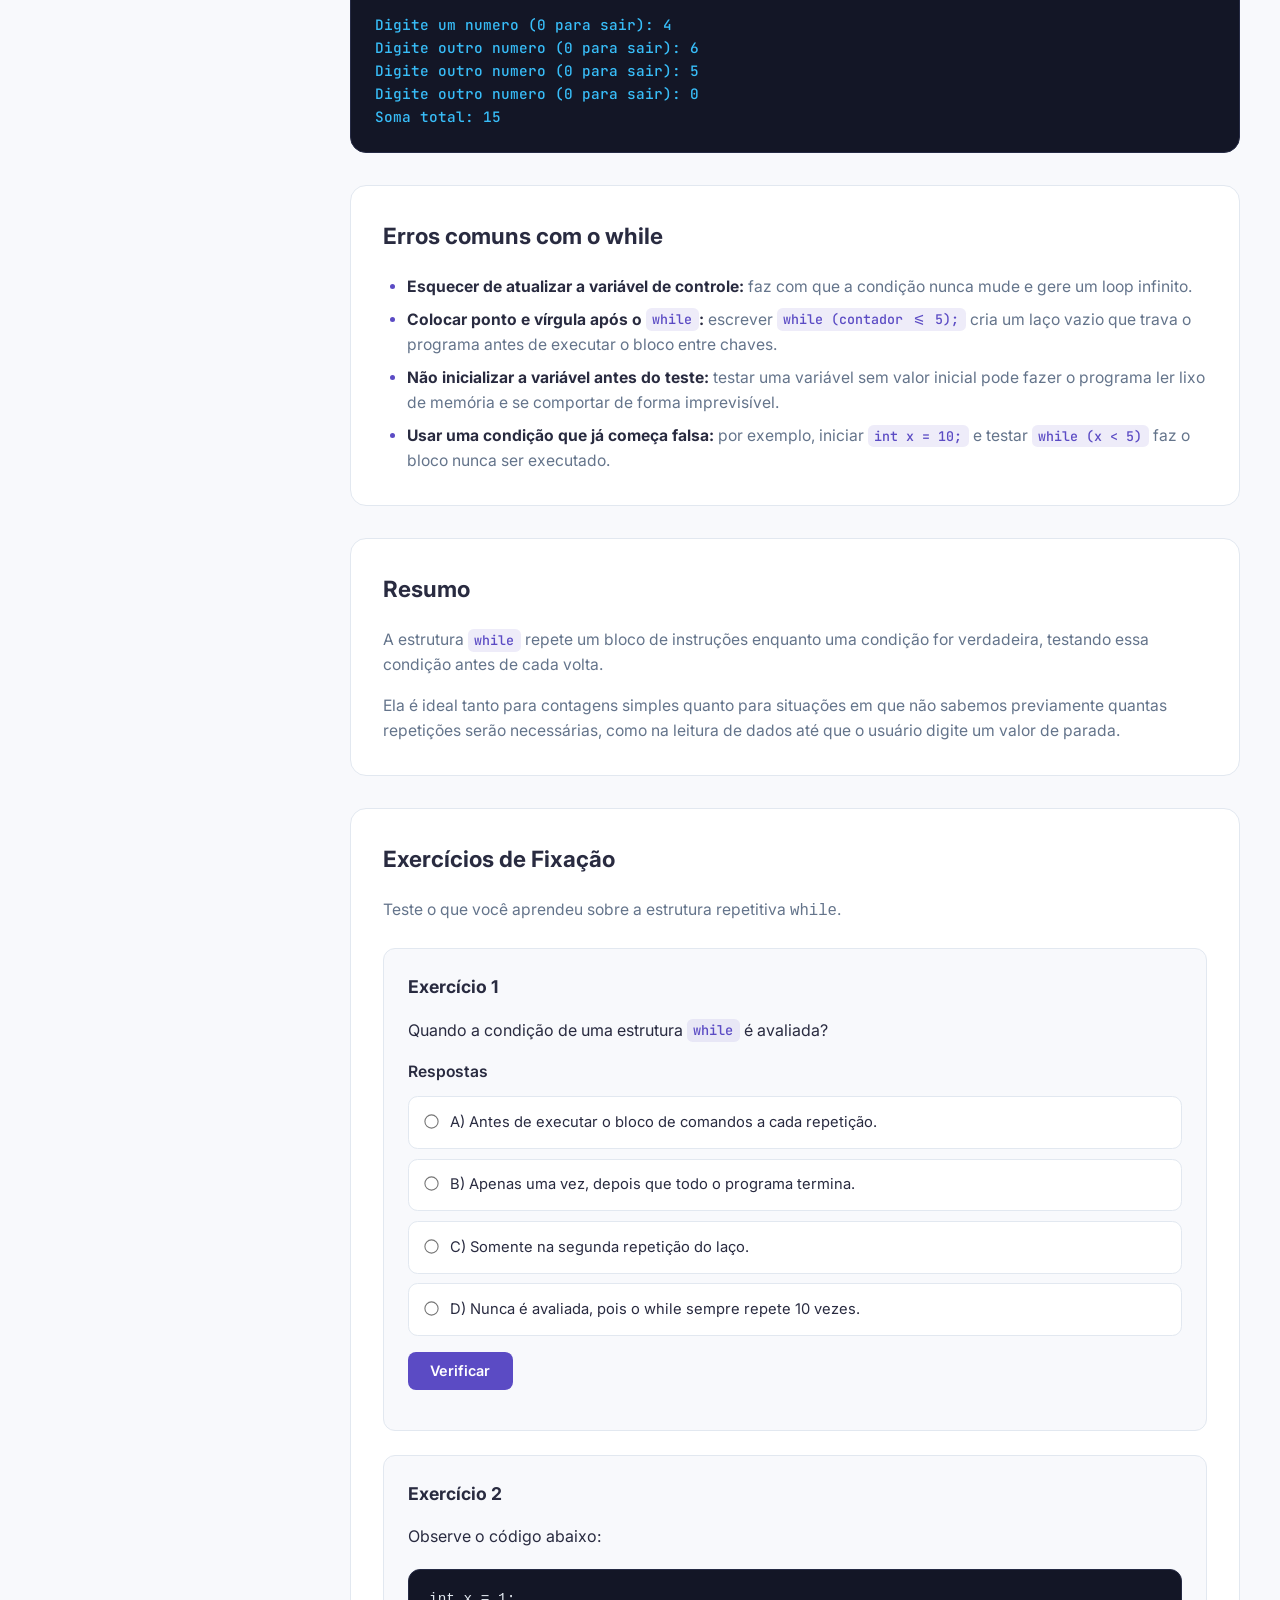
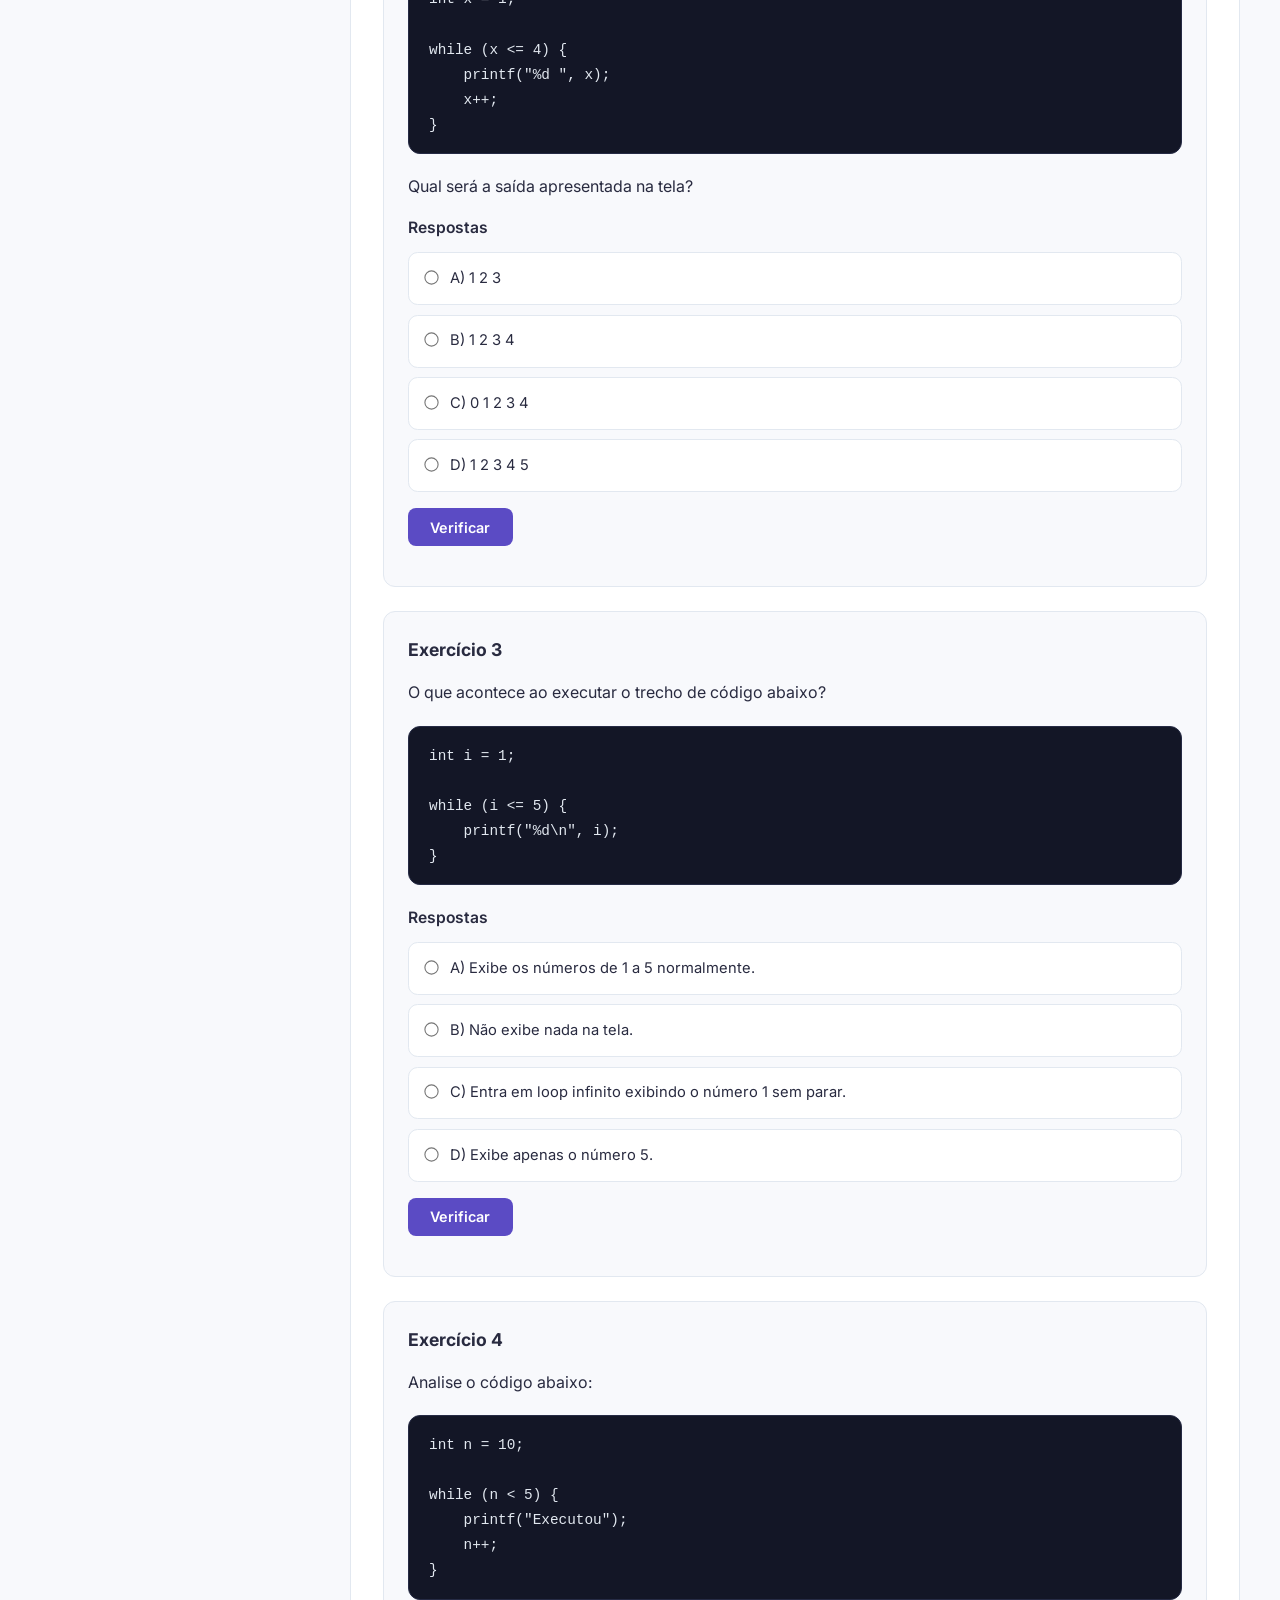
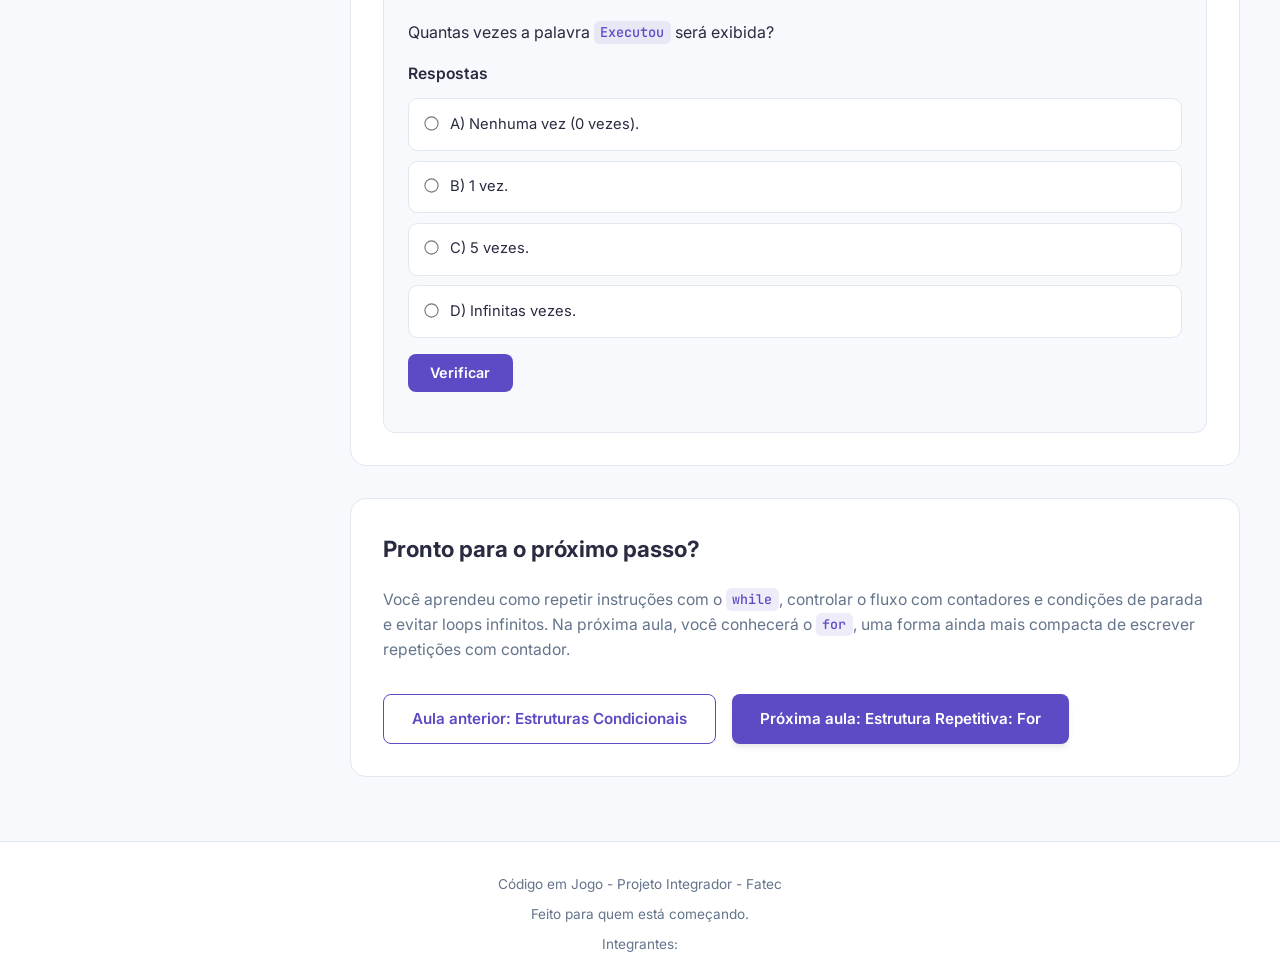
<file: paginas/04-while.html>
<!DOCTYPE html>
<html lang="pt-br">

<head>
    <meta charset="UTF-8">
    <meta name="viewport" content="width=device-width, initial-scale=1.0">
    <title>Estrutura Repetitiva: While</title>

    <script>
        if (localStorage.getItem('tema') === 'escuro') {
            document.documentElement.classList.add('dark-mode');
        }
    </script>

    <link rel="stylesheet" href="../css/style.css">
    <link rel="stylesheet" href="../css/paginas.css">
</head>
<body id="pagina-aula" data-aula="aula4">

    <header id="cabecalho">
        <a href="../index.html" class="logo">
            <img src="../assets/imagens/logo-codigo-em-jogo.png" alt="" width="48" height="48">
            <span>Código em Jogo</span>
        </a>

        <nav id="menu-principal">
            <a href="../index.html">Início</a>
            <a href="./01-algoritmos.html">Trilha C</a>
            <a href="../sobre.html">Sobre</a>
        </nav>

        <button id="botao-tema" aria-label="Alternar tema claro e escuro">🌙</button>

    </header>

    <aside id="barra-lateral">
        <header class="barra-lateral-cabecalho">
            <p>Trilha em C</p>
            <button type="button" id="botao-recolher">Recolher</button>
            <h2>Conteúdo do Curso</h2>
        </header>

        <ul class="barra-lateral-lista">
            <li><a href="./01-algoritmos.html">Introdução à Algoritmos</a></li>
            <li><a href="./02-sequenciais.html">Estrutura Sequencial</a></li>
            <li><a href="./03-condicionais.html">Estruturas Condicionais</a></li>
            <li><a href="./04-while.html">Estrutura Repetitiva: While</a></li>
            <li><a href="./05-for.html">Estrutura Repetitiva: For</a></li>
            <li><a href="./06-vetores.html">Vetores</a></li>
            <li><a href="./07-matrizes.html">Matrizes</a></li>
        </ul>

        <div class="barra-progresso">
            <label for="progresso-trilha">Progresso</label>
            <progress id="progresso-trilha" value="0" max="28">0%</progress>
            <p>Trilha em andamento</p>
        </div>

        <footer class="barra-lateral-rodape">
            <a href="./03-condicionais.html">Aula Anterior</a>
            <a href="./05-for.html">Próxima Aula</a>
        </footer>
    </aside>

    <main id="conteudo-principal">

        <button type="button" id="botao-abrir-barra" title="Exibir conteúdo do curso" aria-label="Exibir conteúdo do curso" hidden>☰</button>

        <section aria-labelledby="titulo-aula">

            <header class="conteudo-principal-cabecalho">
                <p>Módulo 04 - Estrutura Repetitiva: While</p>

                <h1 id="titulo-aula">Estrutura Repetitiva: While</h1>

                <p>Em muitos problemas, precisamos executar um mesmo conjunto de
                    instruções várias vezes seguidas — por exemplo, ler vários valores
                    digitados pelo usuário ou contar até um determinado limite.
                </p>

                <p>
                    Nesta aula, você vai aprender como funciona a estrutura repetitiva
                    <code>while</code>, como controlar o início e o fim de um laço de
                    repetição e como evitar o famoso loop infinito na linguagem C.
                </p>
            </header>
            </section>

            <section class="secao-conteudo">
                <h2>O que é uma estrutura de repetição?</h2>

                <p>
                    Uma estrutura de repetição (também chamada de <strong>laço</strong> ou
                    <strong>loop</strong>) permite que um bloco de código seja executado
                    várias vezes enquanto uma condição permanecer verdadeira.
                </p>

                <p>
                    Sem uma estrutura de repetição, se quiséssemos exibir os números
                    de 1 a 5 na tela, teríamos que escrever cinco comandos
                    <code>printf</code> diferentes. Com o <code>while</code>, escrevemos
                    a instrução uma única vez e definimos até quando ela deve se repetir.
                </p>
        </section>

        <section class="secao-conteudo">
                <h2>Como funciona o while?</h2>

                <p>
                    A palavra <code>while</code> significa <strong>"enquanto"</strong> em inglês.
                    Antes de cada repetição, o programa avalia uma condição entre parênteses.
                </p>

                <ul>
                    <li>
                        Se a condição for <strong>verdadeira</strong>, o programa executa
                        os comandos dentro das chaves e, ao chegar no final do bloco,
                        volta para testar a condição novamente.
                    </li>
                    <li>
                        Se a condição for <strong>falsa</strong>, o bloco é ignorado e
                        o programa segue para as próximas instruções fora do <code>while</code>.
                    </li>
                </ul>

                <h3>Sintaxe do while</h3>

                <pre><code class="codigo">while (condicao) {
                    // Comandos executados enquanto a condição for verdadeira
                }</code></pre>

                <p>
                    Como o teste acontece no início, se a condição já começar falsa na
                    primeira verificação, os comandos dentro do <code>while</code> não
                    serão executados nenhuma vez.
                </p>
            </section>

            <section class="secao-conteudo">
                <h2>Os três elementos de um laço com contador</h2>

                <p>
                    Quando usamos o <code>while</code> para contar ou repetir uma tarefa
                    um número determinado de vezes, organizamos o código em três etapas:
                </p>

                <ol>
                    <li>
                        <strong>Inicialização:</strong> criamos uma variável de controle
                        (contador) antes do <code>while</code> com seu valor inicial,
                        como <code>int contador = 1;</code>.
                    </li>
                    <li>
                        <strong>Condição de parada:</strong> verificamos no <code>while</code>
                        até onde essa variável pode ir, como <code>while (contador &lt;= 5)</code>.
                    </li>
                    <li>
                        <strong>Atualização:</strong> alteramos o valor do contador dentro
                        do bloco (por exemplo, <code>contador++</code>) para que a condição
                        em algum momento se torne falsa.
                    </li>
                </ol>

                <details>
                    <summary>Pense antes de continuar: e se esquecermos a atualização?</summary>

                    <p>
                        Se o valor de <code>contador</code> nunca mudar dentro do bloco,
                        a condição <code>contador &lt;= 5</code> será sempre verdadeira.
                        O programa ficará preso repetindo o código sem parar — situação
                        conhecida como <strong>loop infinito</strong>.
                    </p>
                </details>
            </section>

            <section class="exemplo">
                <h2>Exemplo prático: contando de 1 a 5</h2>

                <p>
                    Observe abaixo um programa em C que utiliza uma variável
                    <code>contador</code> para exibir os números de 1 até 5 na tela.
                </p>

                <div class="exemplo-codigo">
                    <h3>Código em C</h3>

                    <pre><code class="codigo">#include &lt;stdio.h&gt;

int main(void) {
    int contador = 1;

    while (contador &lt;= 5) {
        printf("%d ", contador);
        contador++;
    }

    return 0;
}</code></pre>
                </div>

                <div class="exemplo-resultado">
                    <h3>Resultado:</h3>

                    <pre><samp>1 2 3 4 5 </samp></pre>
                </div>

                <h3>Entendendo o programa passo a passo</h3>

                <ul>
                    <li>
                        A variável <code>contador</code> começa valendo <code>1</code>.
                    </li>
                    <li>
                        O programa testa <code>contador &lt;= 5</code>. Como 1 é menor ou igual
                        a 5, exibe <code>1</code> e soma 1 ao contador (que passa a valer 2).
                    </li>
                    <li>
                        Esse processo se repete para os valores 2, 3, 4 e 5.
                    </li>
                    <li>
                        Quando <code>contador</code> chega a <code>6</code>, a condição
                        <code>6 &lt;= 5</code> torna-se falsa e o laço é encerrado.
                    </li>
                </ul>
            </section>

            <section class="exemplo">
                <h2>Quando não sabemos quantas vezes repetir</h2>

                <p>
                    A grande vantagem do <code>while</code> é funcionar muito bem quando
                    a repetição depende de um valor digitado pelo usuário — por exemplo,
                    somar números até que o usuário digite <code>0</code> para encerrar.
                </p>

                <div class="exemplo-codigo">
                    <h3>Código em C</h3>

                    <pre><code class="codigo">#include &lt;stdio.h&gt;
int main(void) {
    int numero;
    int soma = 0;

    printf("Digite um numero (0 para sair): ");
    scanf("%d", &amp;numero);

    while (numero != 0) {
        soma = soma + numero;

        printf("Digite outro numero (0 para sair): ");
        scanf("%d", &amp;numero);
    }

    printf("Soma total: %d\n", soma);

    return 0;
}</code></pre>
            </div>

                <div class="exemplo-resultado">
                    <h3>Exemplo de execução</h3>

                    <pre><samp>Digite um numero (0 para sair): 4
Digite outro numero (0 para sair): 6
Digite outro numero (0 para sair): 5
Digite outro numero (0 para sair): 0
Soma total: 15</samp></pre>
                </div>
            </section>

            <section class="secao-conteudo">
                <h2>Erros comuns com o while</h2>

                <ul>
                    <li>
                        <strong>Esquecer de atualizar a variável de controle:</strong>
                        faz com que a condição nunca mude e gere um loop infinito.
                    </li>
                    <li>
                        <strong>Colocar ponto e vírgula após o <code>while</code>:</strong>
                        escrever <code>while (contador &lt;= 5);</code> cria um laço vazio
                        que trava o programa antes de executar o bloco entre chaves.
                    </li>
                    <li>
                        <strong>Não inicializar a variável antes do teste:</strong>
                        testar uma variável sem valor inicial pode fazer o programa
                        ler lixo de memória e se comportar de forma imprevisível.
                    </li>
                    <li>
                        <strong>Usar uma condição que já começa falsa:</strong>
                        por exemplo, iniciar <code>int x = 10;</code> e testar
                        <code>while (x &lt; 5)</code> faz o bloco nunca ser executado.
                    </li>
                </ul>
            </section>

            <section class="secao-conteudo">
                <h2>Resumo</h2>

                <p>
                    A estrutura <code>while</code> repete um bloco de instruções enquanto
                    uma condição for verdadeira, testando essa condição antes de cada volta.
                </p>

                <p>
                    Ela é ideal tanto para contagens simples quanto para situações em que
                    não sabemos previamente quantas repetições serão necessárias, como na
                    leitura de dados até que o usuário digite um valor de parada.
                </p>
            </section>

            <section class="exercicios" id="exercicios">
                <h2>Exercícios de Fixação</h2>

                <p>
                    Teste o que você aprendeu sobre a estrutura repetitiva <code>while</code>.
                </p>

                <article class="questao">
                    <h3>Exercício 1</h3>

                    <p>
                        Quando a condição de uma estrutura <code>while</code> é avaliada?
                    </p>

                    <fieldset>
                        <legend>Respostas</legend>

                        <div class="resposta">
                            <label>
                                <input type="radio" name="exercicio1" value="a" data-certa="sim">
                                <span>A) Antes de executar o bloco de comandos a cada repetição.</span>
                            </label>

                            <label>
                                <input type="radio" name="exercicio1" value="b">
                                <span>B) Apenas uma vez, depois que todo o programa termina.</span>
                            </label>

                            <label>
                                <input type="radio" name="exercicio1" value="c">
                                <span>C) Somente na segunda repetição do laço.</span>
                            </label>

                            <label>
                                <input type="radio" name="exercicio1" value="d">
                                <span>D) Nunca é avaliada, pois o while sempre repete 10 vezes.</span>
                            </label>
                        </div>
                    </fieldset>

                    <button type="button" class="botao-verificar">Verificar</button>
                    <p class="texto-resultado"></p>

                    <details hidden class="resposta-explicacao">
                        <summary>Conferir resposta e explicação</summary>

                        <p>
                            <strong>Alternativa A.</strong>
                            O <code>while</code> verifica a condição no início de cada volta. Se ela já começar falsa, o bloco interno nem chega a ser executado.
                        </p>
                    </details>
                </article>

                <article class="questao">
                    <h3>Exercício 2</h3>

                    <p>
                        Observe o código abaixo:
                    </p>

                    <pre><code class="codigo">int x = 1;

while (x &lt;= 4) {
    printf("%d ", x);
    x++;
}</code></pre>

                    <p>
                        Qual será a saída apresentada na tela?
                    </p>

                    <fieldset>
                        <legend>Respostas</legend>

                        <div class="resposta">
                            <label>
                                <input type="radio" name="exercicio2" value="a">
                                <span>A) 1 2 3</span>
                            </label>

                            <label>
                                <input type="radio" name="exercicio2" value="b" data-certa="sim">
                                <span>B) 1 2 3 4</span>
                            </label>

                            <label>
                                <input type="radio" name="exercicio2" value="c">
                                <span>C) 0 1 2 3 4</span>
                            </label>

                            <label>
                                <input type="radio" name="exercicio2" value="d">
                                <span>D) 1 2 3 4 5</span>
                            </label>
                        </div>
                    </fieldset>

                    <button type="button" class="botao-verificar">Verificar</button>
                    <p class="texto-resultado"></p>

                    <details hidden class="resposta-explicacao">
                        <summary>Conferir resposta e explicação</summary>

                        <p>
                            <strong>Alternativa B.</strong>
                            A variável <code>x</code> começa em 1 e o laço continua enquanto <code>x &lt;= 4</code>. Assim, são exibidos os números 1, 2, 3 e 4. Quando <code>x</code> vira 5, o laço encerra.
                        </p>
                    </details>
                </article>

                <article class="questao">
                    <h3>Exercício 3</h3>

                    <p>
                        O que acontece ao executar o trecho de código abaixo?
                    </p>

                    <pre><code class="codigo">int i = 1;

while (i &lt;= 5) {
    printf("%d\n", i);
}</code></pre>

                    <fieldset>
                        <legend>Respostas</legend>

                        <div class="resposta">
                            <label>
                                <input type="radio" name="exercicio3" value="a">
                                <span>A) Exibe os números de 1 a 5 normalmente.</span>
                            </label>

                            <label>
                                <input type="radio" name="exercicio3" value="b">
                                <span>B) Não exibe nada na tela.</span>
                            </label>

                            <label>
                                <input type="radio" name="exercicio3" value="c" data-certa="sim">
                                <span>C) Entra em loop infinito exibindo o número 1 sem parar.</span>
                            </label>

                            <label>
                                <input type="radio" name="exercicio3" value="d">
                                <span>D) Exibe apenas o número 5.</span>
                            </label>
                        </div>
                    </fieldset>

                    <button type="button" class="botao-verificar">Verificar</button>
                    <p class="texto-resultado"></p>

                    <details hidden class="resposta-explicacao">
                        <summary>Conferir resposta e explicação</summary>

                        <p>
                            <strong>Alternativa C.</strong>
                            Faltou incrementar a variável <code>i</code> (com <code>i++</code>) dentro do bloco. Como <code>i</code> continua sempre valendo 1, a condição <code>i &lt;= 5</code> nunca fica falsa.
                        </p>
                    </details>
                </article>

                <article class="questao">
                    <h3>Exercício 4</h3>

                    <p>
                        Analise o código abaixo:
                    </p>

                    <pre><code class="codigo">int n = 10;

while (n &lt; 5) {
    printf("Executou");
    n++;
}</code></pre>

                    <p>
                        Quantas vezes a palavra <code>Executou</code> será exibida?
                    </p>

                    <fieldset>
                        <legend>Respostas</legend>

                        <div class="resposta">
                            <label>
                                <input type="radio" name="exercicio4" value="a" data-certa="sim">
                                <span>A) Nenhuma vez (0 vezes).</span>
                            </label>

                            <label>
                                <input type="radio" name="exercicio4" value="b">
                                <span>B) 1 vez.</span>
                            </label>

                            <label>
                                <input type="radio" name="exercicio4" value="c">
                                <span>C) 5 vezes.</span>
                            </label>

                            <label>
                                <input type="radio" name="exercicio4" value="d">
                                <span>D) Infinitas vezes.</span>
                            </label>
                        </div>
                    </fieldset>

                    <button type="button" class="botao-verificar">Verificar</button>
                    <p class="texto-resultado"></p>

                    <details hidden class="resposta-explicacao">
                        <summary>Conferir resposta e explicação</summary>

                        <p>
                            <strong>Alternativa A.</strong>
                            Como <code>n</code> vale 10, a condição <code>10 &lt; 5</code> já é falsa logo na primeira verificação, fazendo o programa pular o bloco inteiro.
                        </p>
                    </details>
                </article>
            </section>

            <section class="secao-conteudo" aria-labelledby="titulo-proximo-passo">
                <h2 id="titulo-proximo-passo">Pronto para o próximo passo?</h2>

                <p>
                    Você aprendeu como repetir instruções com o <code>while</code>, controlar
                    o fluxo com contadores e condições de parada e evitar loops infinitos.
                    Na próxima aula, você conhecerá o <code>for</code>, uma forma ainda mais
                    compacta de escrever repetições com contador.
                </p>

                <nav aria-label="Navegação entre aulas">
                    <a href="./03-condicionais.html" class="botao-acao">
                        Aula anterior: Estruturas Condicionais
                    </a>

                    <a href="./05-for.html" class="botao-acao">
                        Próxima aula: Estrutura Repetitiva: For
                    </a>
                </nav>
            </section>

        </section>
    </main>
        

    <footer class="rodape">
        <p>Código em Jogo - Projeto Integrador - Fatec</p>
        <p>Feito para quem está começando.</p>

        <p>Integrantes: </p>
        <ul>
            <li>Abinad Henrique da Silva Santos</li>
            <li>Jaidy Miyuki dos Santos Yamada</li>
            <li>Juliana de Arruda Meyer Coracini</li>
            <li>Lucas Gabriel de Souza</li>
        </ul>
    </footer>

    <script src="../js/main.js"></script> 
    <script src="../js/botao.js"></script>   
</body>

</html>
</file>
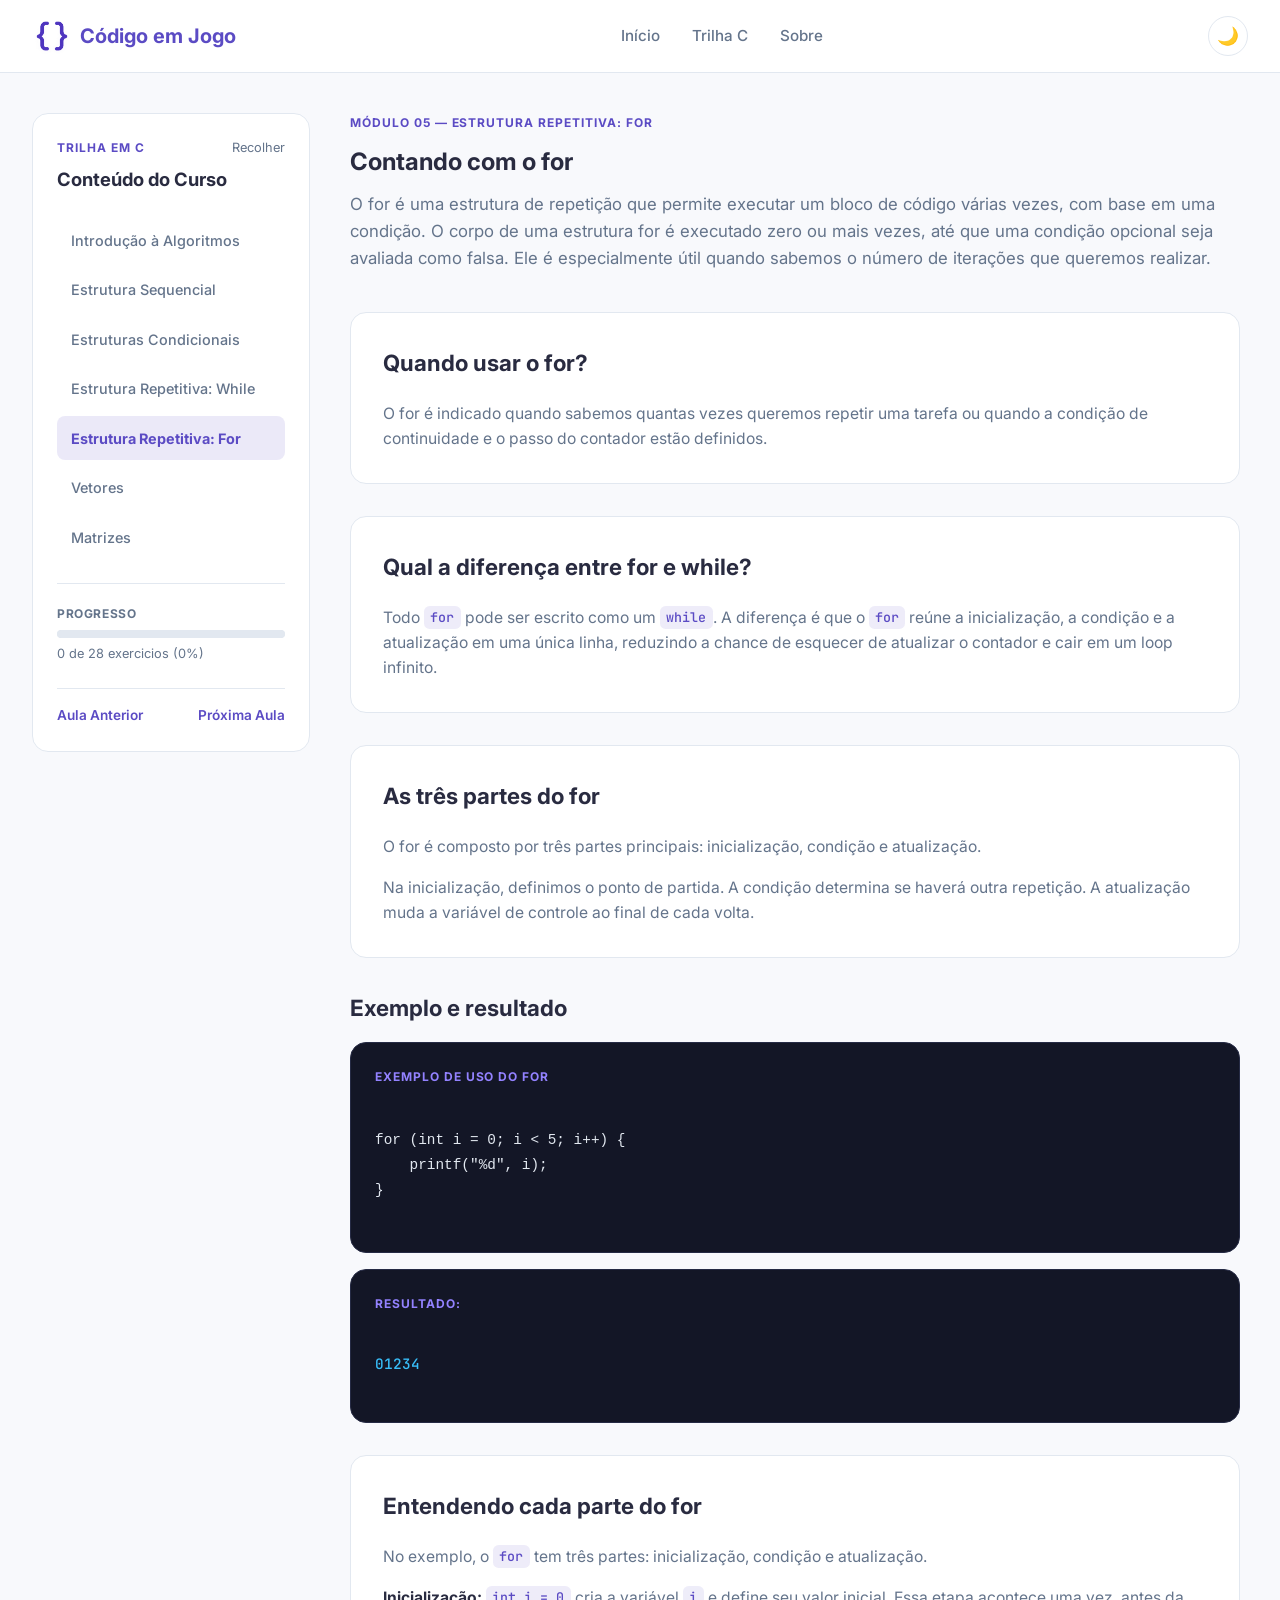
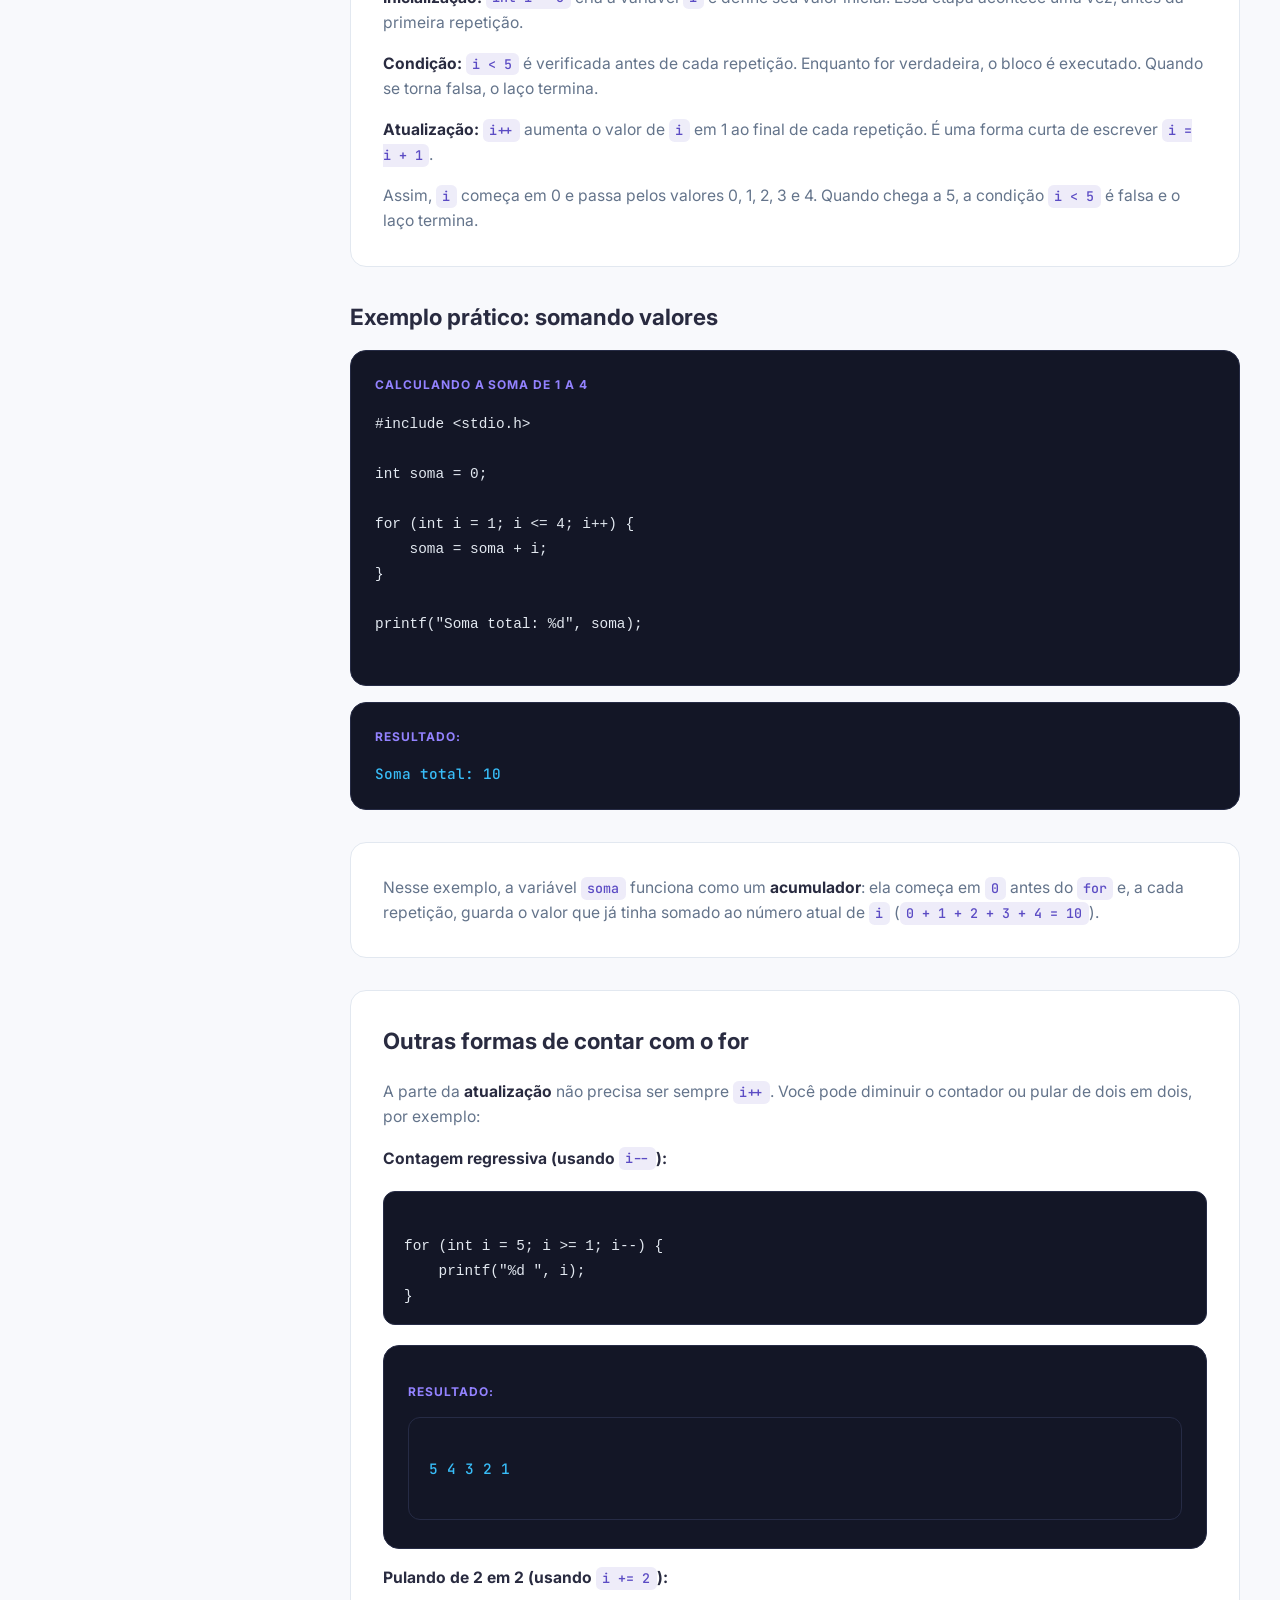
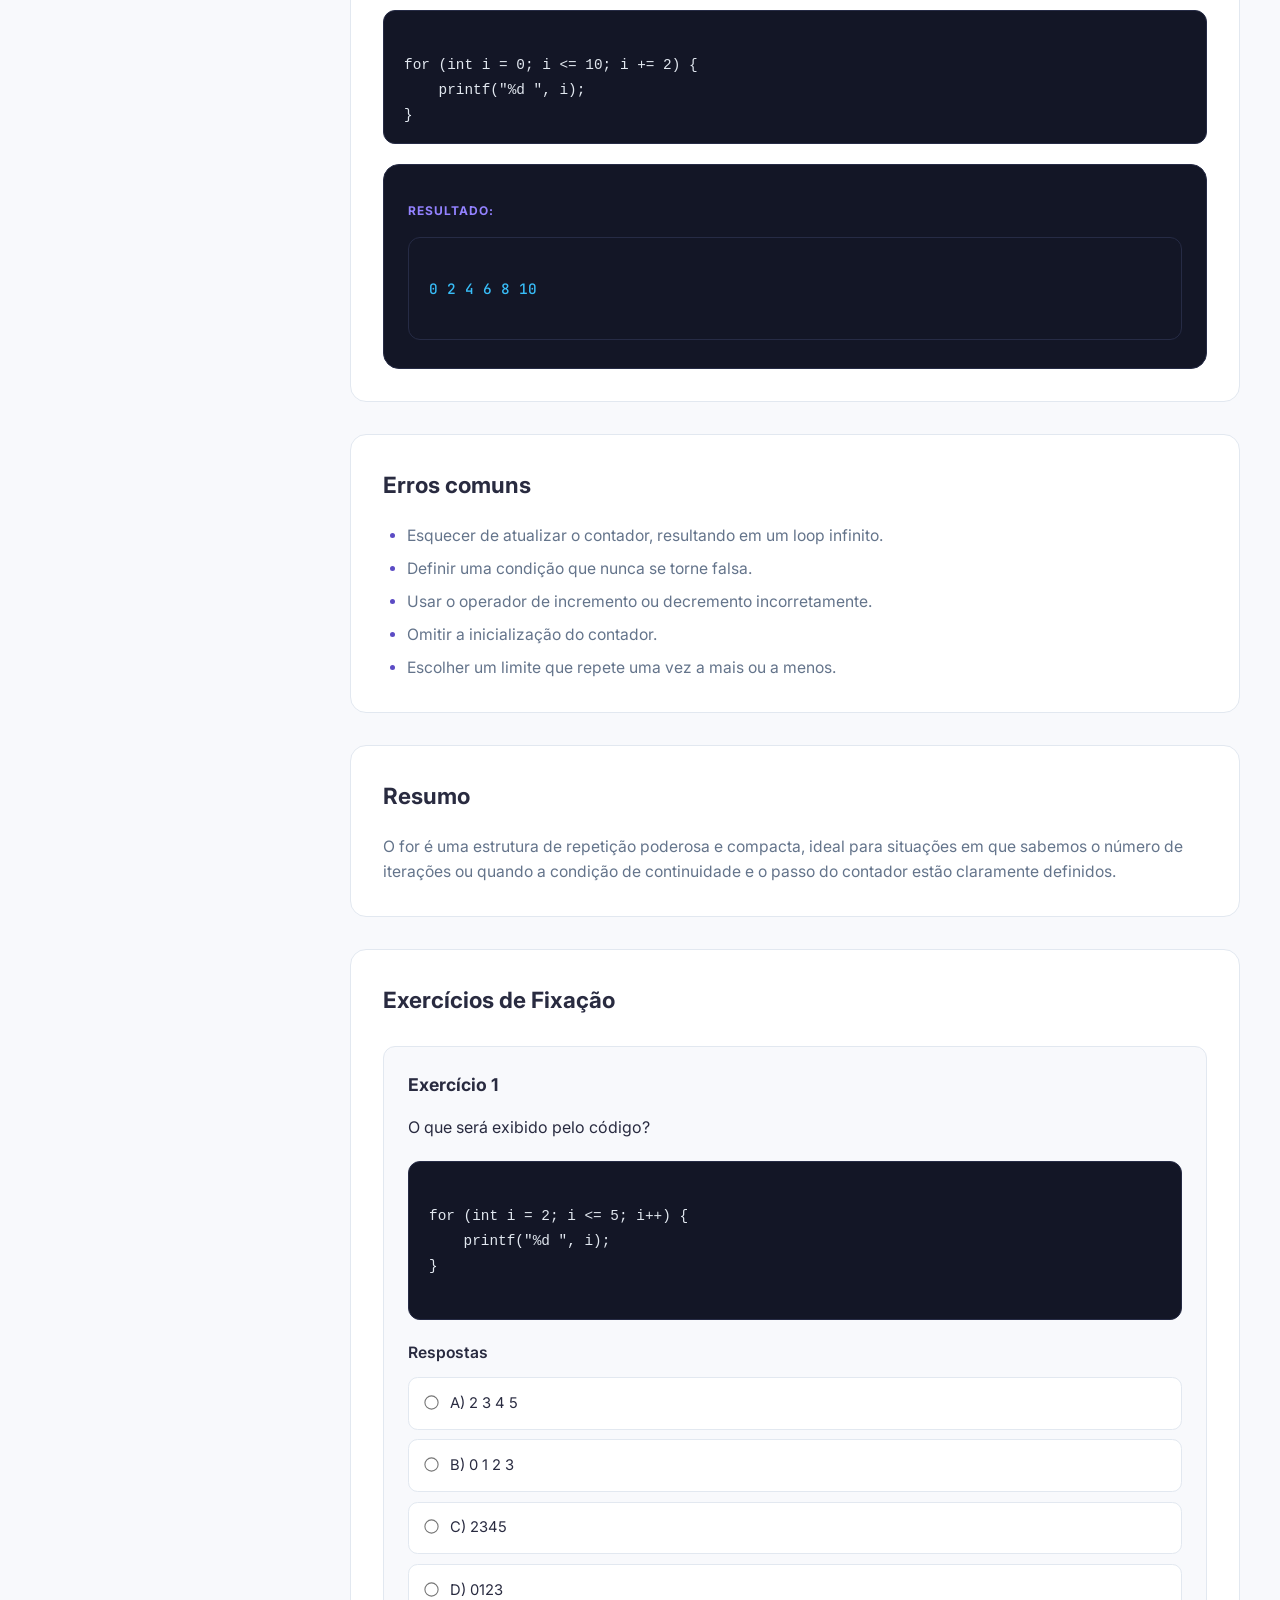
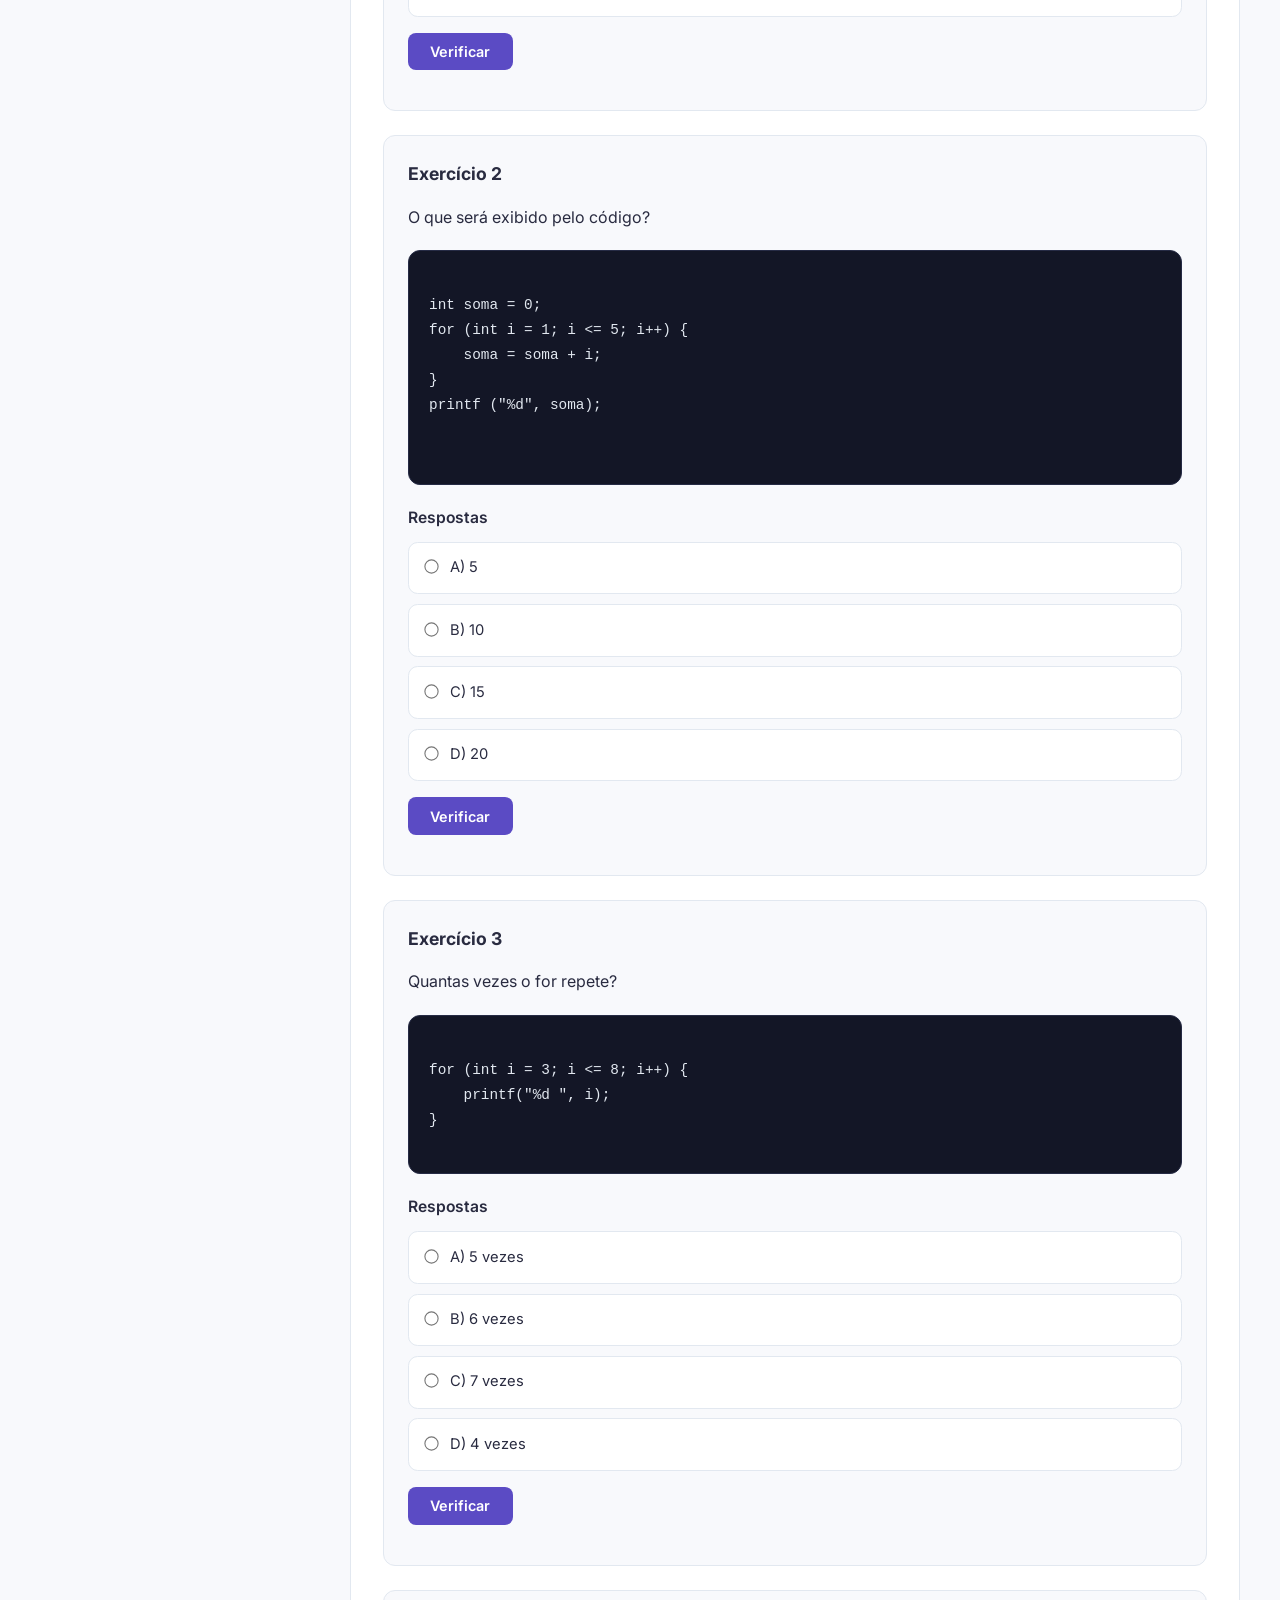
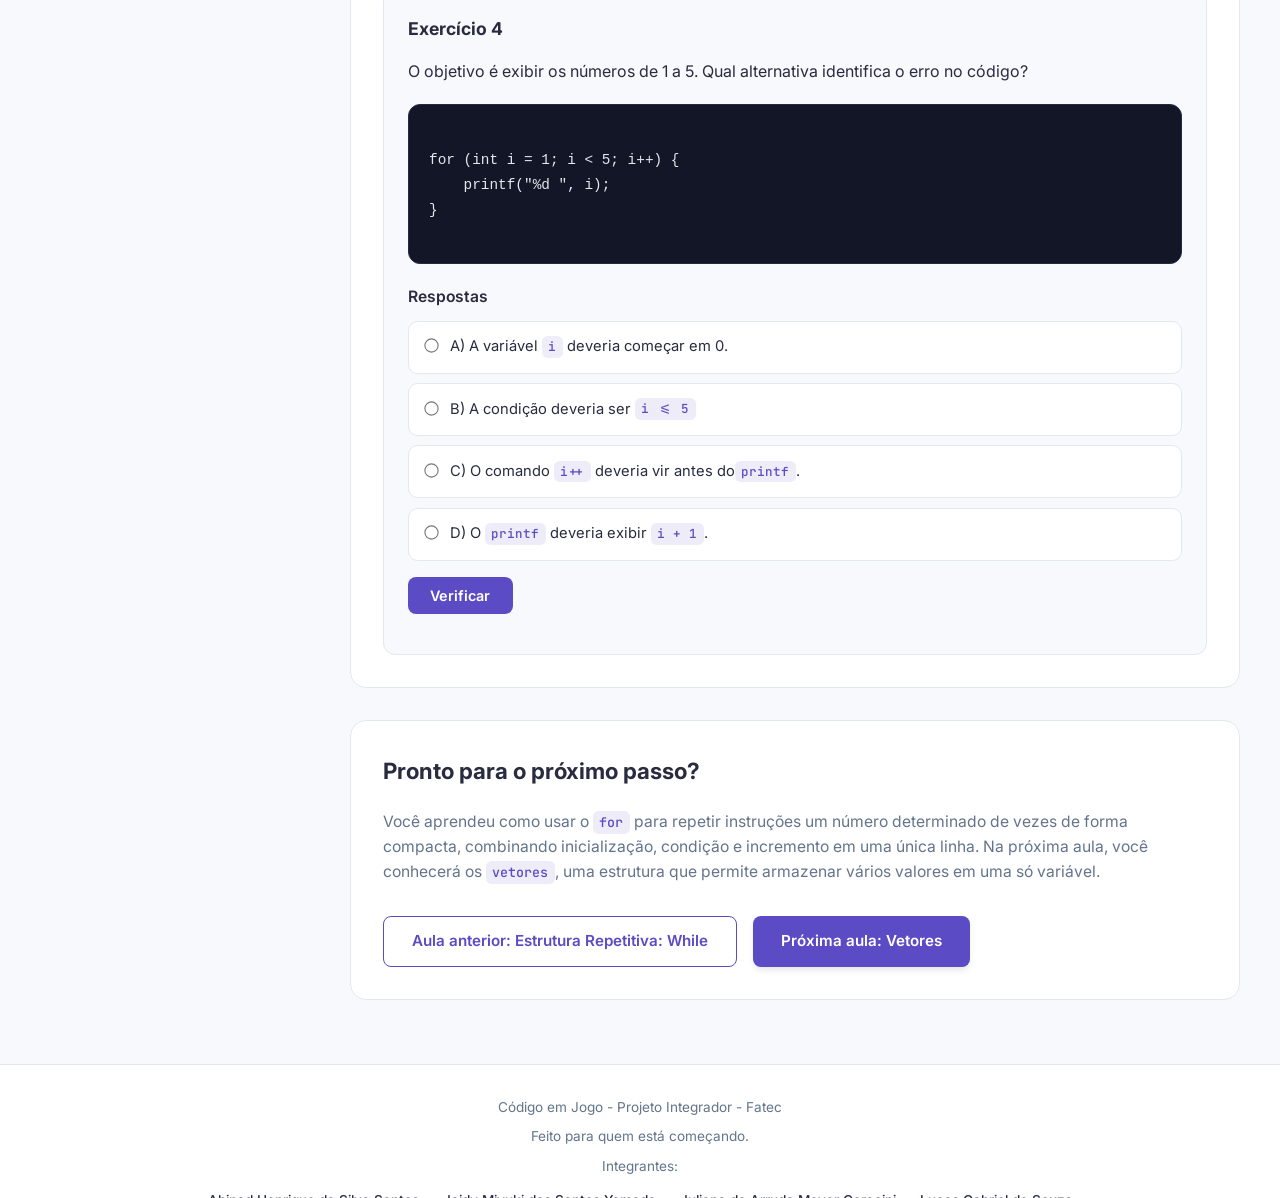
<file: paginas/05-for.html>
<!DOCTYPE html>
<html lang="pt-br">

<head>
    <meta charset="UTF-8">
    <meta name="viewport" content="width=device-width, initial-scale=1.0">
    <title>Estrutura Repetitiva: For</title>

    <script>
        if (localStorage.getItem('tema') === 'escuro') {
            document.documentElement.classList.add('dark-mode');
        }
    </script>

    <link rel="stylesheet" href="../css/style.css">
    <link rel="stylesheet" href="../css/paginas.css">
</head>

<body id="pagina-aula" data-aula="aula5">
    <header id="cabecalho">
        <a href="../index.html" class="logo">
            <img src="../assets/imagens/logo-codigo-em-jogo.png" alt="" width="48" height="48">
            <span>Código em Jogo</span>
        </a>

        <nav id="menu-principal">
            <a href="../index.html">Início</a>
            <a href="./01-algoritmos.html">Trilha C</a>
            <a href="../sobre.html">Sobre</a>
        </nav>

        <button id="botao-tema" aria-label="Alternar tema claro e escuro">🌙</button>

    </header>

    <aside id="barra-lateral">
        <header class="barra-lateral-cabecalho">
            <p>Trilha em C</p>
            <button type="button" id="botao-recolher">Recolher</button>
            <h2>Conteúdo do Curso</h2>
        </header>

        <ul class="barra-lateral-lista">
            <li><a href="./01-algoritmos.html">Introdução à Algoritmos</a></li>
            <li><a href="./02-sequenciais.html">Estrutura Sequencial</a></li>
            <li><a href="./03-condicionais.html">Estruturas Condicionais</a></li>
            <li><a href="./04-while.html">Estrutura Repetitiva: While</a></li>
            <li><a href="./05-for.html">Estrutura Repetitiva: For</a></li>
            <li><a href="./06-vetores.html">Vetores</a></li>
            <li><a href="./07-matrizes.html">Matrizes</a></li>
        </ul>

        <div class="barra-progresso">
            <label for="progresso-trilha">Progresso</label>
            <progress id="progresso-trilha" value="0" max="28">0%</progress>
            <p>Trilha em andamento</p>
        </div>

        <footer class="barra-lateral-rodape">
            <a href="./04-while.html">Aula Anterior</a>
            <a href="./06-vetores.html">Próxima Aula</a>
        </footer>
    </aside>

    <main>

        <button type="button" id="botao-abrir-barra" title="Exibir conteúdo do curso"
            aria-label="Exibir conteúdo do curso" hidden>☰</button>

        <section id="conteudo-principal">
            <header class="conteudo-principal-cabecalho">
                <p>Módulo 05 — Estrutura repetitiva: for</p>
                <h1>Contando com o for</h1>
                <p>
                    O for é uma estrutura de repetição que permite executar um bloco de código
                    várias vezes, com base em uma condição. O corpo de uma estrutura for é executado
                    zero ou mais vezes, até que uma condição opcional seja avaliada como falsa.
                    Ele é especialmente útil quando sabemos o número de iterações que queremos realizar.
                </p>
            </header>

            <section class="secao-conteudo">
                <h2>Quando usar o for?</h2>
                <p>
                    O for é indicado quando sabemos quantas vezes queremos repetir uma tarefa
                    ou quando a condição de continuidade e o passo do contador estão definidos.
                </p>
            </section>

            <section class="secao-conteudo">
                <h2>Qual a diferença entre for e while?</h2>
                <p>
                    Todo <code>for</code> pode ser escrito como um <code>while</code>. A diferença é que o
                    <code>for</code> reúne a inicialização, a condição e a atualização em uma única linha,
                    reduzindo a chance de esquecer de atualizar o contador e cair em um loop infinito.
                </p>
            </section>

            <section class="secao-conteudo">
                <h2>As três partes do for</h2>
                <p>
                    O for é composto por três partes principais: inicialização, condição e
                    atualização.
                </p>
                <p>
                    Na inicialização, definimos o ponto de partida. A condição determina se
                    haverá outra repetição. A atualização muda a variável de controle ao final
                    de cada volta.
                </p>
            </section>

            <section class="exemplo">
                <h2>Exemplo e resultado</h2>
                <div class="exemplo-codigo">
                    <h3>Exemplo de uso do for</h3>
                    <pre><code>
for (int i = 0; i &lt; 5; i++) {
    printf("%d", i);
}
                    </code></pre>
                </div>

                <div class="exemplo-resultado">
                    <h3>Resultado:</h3>
                    <pre><samp>
01234
                    </samp></pre>
                </div>
            </section>

            <section class="secao-conteudo">
                <h2>Entendendo cada parte do for</h2>

                <p>
                    No exemplo, o <code>for</code> tem três partes: inicialização,
                    condição e atualização.
                </p>


                <p>
                    <strong>Inicialização:</strong> <code>int i = 0</code> cria a variável
                    <code>i</code> e define seu valor inicial. Essa etapa acontece uma vez,
                    antes da primeira repetição.
                </p>

                <p>
                    <strong>Condição:</strong> <code>i &lt; 5</code> é verificada antes
                    de cada repetição. Enquanto for verdadeira, o bloco é executado.
                    Quando se torna falsa, o laço termina.
                </p>

                <p>
                    <strong>Atualização:</strong> <code>i++</code> aumenta o valor de
                    <code>i</code> em 1 ao final de cada repetição. É uma forma curta de
                    escrever <code>i = i + 1</code>.
                </p>

                <p>
                    Assim, <code>i</code> começa em 0 e passa pelos valores 0, 1, 2, 3 e 4.
                    Quando chega a 5, a condição <code>i &lt; 5</code> é falsa e o laço termina.
                </p>
            </section>

            <section class="exemplo">
                <h2>Exemplo prático: somando valores</h2>
                <div class="exemplo-codigo">
                    <h3>Calculando a soma de 1 a 4</h3>
                    <pre><code>#include &lt;stdio.h&gt;
                        
int soma = 0;

for (int i = 1; i &lt;= 4; i++) {
    soma = soma + i;
}

printf("Soma total: %d", soma);
            </code></pre>
                </div>

                <div class="exemplo-resultado">
                    <h3>Resultado:</h3>
                    <pre><samp>Soma total: 10</samp></pre>
                </div>
            </section>

            <section class="secao-conteudo">
                <p>
                    Nesse exemplo, a variável <code>soma</code> funciona como um <strong>acumulador</strong>:
                    ela começa em <code>0</code> antes do <code>for</code> e, a cada repetição, guarda o valor
                    que já tinha somado ao número atual de <code>i</code> (<code>0 + 1 + 2 + 3 + 4 = 10</code>).
                </p>
            </section>

            <section class="secao-conteudo">
                <h2>Outras formas de contar com o for</h2>
                <p>
                    A parte da <strong>atualização</strong> não precisa ser sempre <code>i++</code>.
                    Você pode diminuir o contador ou pular de dois em dois, por exemplo:
                </p>

                <p><strong>Contagem regressiva (usando <code>i--</code>):</strong></p>


                <pre><code class="codigo">
for (int i = 5; i &gt;= 1; i--) {
    printf("%d ", i);
}
</code></pre>

<div class="exemplo-resultado">
                    <h3>Resultado:</h3>
                    <pre><samp>
5 4 3 2 1 
                    </samp></pre>
                </div>

                <p><strong>Pulando de 2 em 2 (usando <code>i += 2</code>):</strong></p>
                <pre><code class="codigo">
for (int i = 0; i &lt;= 10; i += 2) {
    printf("%d ", i);
}
</code></pre>

<div class="exemplo-resultado">
                    <h3>Resultado:</h3>
                    <pre><samp>
0 2 4 6 8 10
                    </samp></pre>
                </div>
            </section>

            <section class="secao-conteudo">
                <h2>Erros comuns</h2>
                <ul>
                    <li>Esquecer de atualizar o contador, resultando em um loop infinito.</li>
                    <li>Definir uma condição que nunca se torne falsa.</li>
                    <li>Usar o operador de incremento ou decremento incorretamente.</li>
                    <li>Omitir a inicialização do contador.</li>
                    <li>Escolher um limite que repete uma vez a mais ou a menos.</li>
                </ul>
            </section>

            <section class="secao-conteudo">
                <h2>Resumo</h2>
                <p>
                    O for é uma estrutura de repetição poderosa e compacta, ideal para situações
                    em que sabemos o número de iterações ou quando a condição de continuidade e
                    o passo do contador estão claramente definidos.
                </p>
            </section>

            <section class="exercicios" id="exercicios">
                <h2>Exercícios de Fixação</h2>

                <article class="questao">
                    <h3>Exercício 1</h3>
                    <p>
                        O que será exibido pelo código?
                    </p>

                    <pre><code class="codigo">
for (int i = 2; i &lt;= 5; i++) {
    printf("%d ", i);
}
                    </code></pre>

                    <fieldset>
                        <legend>Respostas</legend>
                        <div class="resposta">
                            <label><input type="radio" name="exercicio1" value="a" data-certa="sim"><span>A) 2 3 4 5
                                </span></label>
                            <label><input type="radio" name="exercicio1" value="b"><span>B) 0 1 2 3 </span></label>
                            <label><input type="radio" name="exercicio1" value="c"><span>C) 2345 </span></label>
                            <label><input type="radio" name="exercicio1" value="d"><span>D) 0123 </span></label>
                        </div>
                    </fieldset>

                    <button type="button" class="botao-verificar">Verificar</button>
                    <p class="texto-resultado"></p>

                    <details hidden class="resposta-explicacao">
                        <summary>Conferir resposta e explicação</summary>

                        <p>
                            <strong>Alternativa A.</strong>
                            A variável <code>i</code> começa em 2 e vai até 5 (<code>i &lt;= 5</code>). Como há um
                            espaço após o <code>%d</code>, os números exibidos são <code>2 3 4 5 </code>.
                        </p>
                    </details>
                </article>

                <article class="questao">
                    <h3>Exercício 2</h3>
                    <p>
                        O que será exibido pelo código?
                    </p>

                    <pre><code class="codigo">
int soma = 0;    
for (int i = 1; i &lt;= 5; i++) {
    soma = soma + i;
}
printf ("%d", soma);

                    </code></pre>
                    <fieldset>
                        <legend>Respostas</legend>
                        <div class="resposta">
                            <label><input type="radio" name="exercicio2" value="a"> <span>A) 5</span></label>
                            <label><input type="radio" name="exercicio2" value="b"> <span>B) 10</span></label>
                            <label><input type="radio" name="exercicio2" value="c" data-certa="sim"> <span>C)
                                    15</span></label>
                            <label><input type="radio" name="exercicio2" value="d"> <span>D) 20</span></label>
                        </div>
                    </fieldset>

                    <button type="button" class="botao-verificar">Verificar</button>
                    <p class="texto-resultado"></p>

                    <details hidden class="resposta-explicacao">
                        <summary>Conferir resposta e explicação</summary>

                        <p>
                            <strong>Alternativa C.</strong>
                            A cada volta do laço, <code>soma</code> recebe o valor que já tinha mais o valor de
                            <code>i</code> (1 + 2 + 3 + 4 + 5), resultando em 15.
                        </p>
                    </details>

                </article>
                <article class="questao">
                    <h3>Exercício 3</h3>
                    <p>
                        Quantas vezes o for repete?
                    </p>

                    <pre><code class="codigo">
for (int i = 3; i &lt;= 8; i++) {
    printf("%d ", i);
}
                    </code></pre>
                    <fieldset>
                        <legend>Respostas</legend>
                        <div class="resposta">
                            <label><input type="radio" name="exercicio3" value="a"> <span>A) 5 vezes</span></label>
                            <label><input type="radio" name="exercicio3" value="b" data-certa="sim"> <span>B) 6
                                    vezes</span></label>
                            <label><input type="radio" name="exercicio3" value="c"> <span>C) 7 vezes</span></label>
                            <label><input type="radio" name="exercicio3" value="d"> <span>D) 4 vezes</span></label>
                        </div>
                    </fieldset>

                    <button type="button" class="botao-verificar">Verificar</button>
                    <p class="texto-resultado"></p>

                    <details hidden class="resposta-explicacao">
                        <summary>Conferir resposta e explicação</summary>

                        <p>
                            <strong>Alternativa B.</strong>
                            Como a condição usa <code>&lt;=</code> (menor ou igual), tanto o 3 quanto o 8 entram na
                            contagem: 3, 4, 5, 6, 7 e 8, repetindo 6 vezes no total.
                        </p>
                    </details>

                </article>
                <article class="questao">
                    <h3>Exercício 4</h3>
                    <p>
                        O objetivo é exibir os números de 1 a 5. Qual alternativa
                        identifica o erro no código?
                    </p>

                    <pre><code class="codigo">
for (int i = 1; i &lt; 5; i++) {
    printf("%d ", i);
}
                    </code></pre>
                    <fieldset>
                        <legend>Respostas</legend>
                        <div class="resposta">
                            <label><input type="radio" name="exercicio4" value="a"> <span>A) A variável <code>i</code>
                                    deveria começar em 0.</span></label>
                            <label><input type="radio" name="exercicio4" value="b" data-certa="sim"> <span> B) A
                                    condição deveria ser
                                    <code>i &lt;= 5</code></span></label>
                            <label><input type="radio" name="exercicio4" value="c"> <span>C) O comando <code>i++</code>
                                    deveria vir antes do<code>printf</code>.</span></label>
                            <label><input type="radio" name="exercicio4" value="d"> <span> D) O <code>printf</code>
                                    deveria exibir <code>i + 1</code>.</span></label>
                        </div>
                    </fieldset>

                    <button type="button" class="botao-verificar">Verificar</button>
                    <p class="texto-resultado"></p>

                    <details hidden class="resposta-explicacao">
                        <summary>Conferir resposta e explicação</summary>

                        <p>
                            <strong>Alternativa B.</strong>
                            Usando <code>i &lt; 5</code>, o laço para antes do 5 (vai só até 4). Para incluir o 5 e
                            exibir de 1 a 5, a condição correta deve ser <code>i &lt;= 5</code>.
                        </p>
                    </details>
                </article>
            </section>

            <section class="secao-conteudo" aria aria-labelledby="titulo-proximo-passo">
                <h2 id="titulo-proximo-passo">Pronto para o próximo passo?</h2>

                <p>
                    Você aprendeu como usar o <code>for</code> para repetir instruções
                    um número determinado de vezes de forma compacta, combinando
                    inicialização, condição e incremento em uma única linha.
                    Na próxima aula, você conhecerá os <code>vetores</code>, uma
                    estrutura que permite armazenar vários valores em uma só variável.
                </p>

                <nav aria-label="Navegação entre aulas">
                    <a href="./04-while.html" class="botao-acao">
                        Aula anterior: Estrutura Repetitiva: While</a>

                    <a href="./06-vetores.html" class="botao-acao">
                        Próxima aula: Vetores
                    </a>
                </nav>
            </section>
    </main>

    <footer class="rodape">
        <p>Código em Jogo - Projeto Integrador - Fatec</p>
        <p>Feito para quem está começando.</p>

        <p>Integrantes: </p>
        <ul>
            <li>Abinad Henrique da Silva Santos</li>
            <li>Jaidy Miyuki dos Santos Yamada</li>
            <li>Juliana de Arruda Meyer Coracini</li>
            <li>Lucas Gabriel de Souza</li>
        </ul>
    </footer>
    <script src="../js/main.js"></script>
    <script src="../js/botao.js"></script>
</body>

</html>
</file>
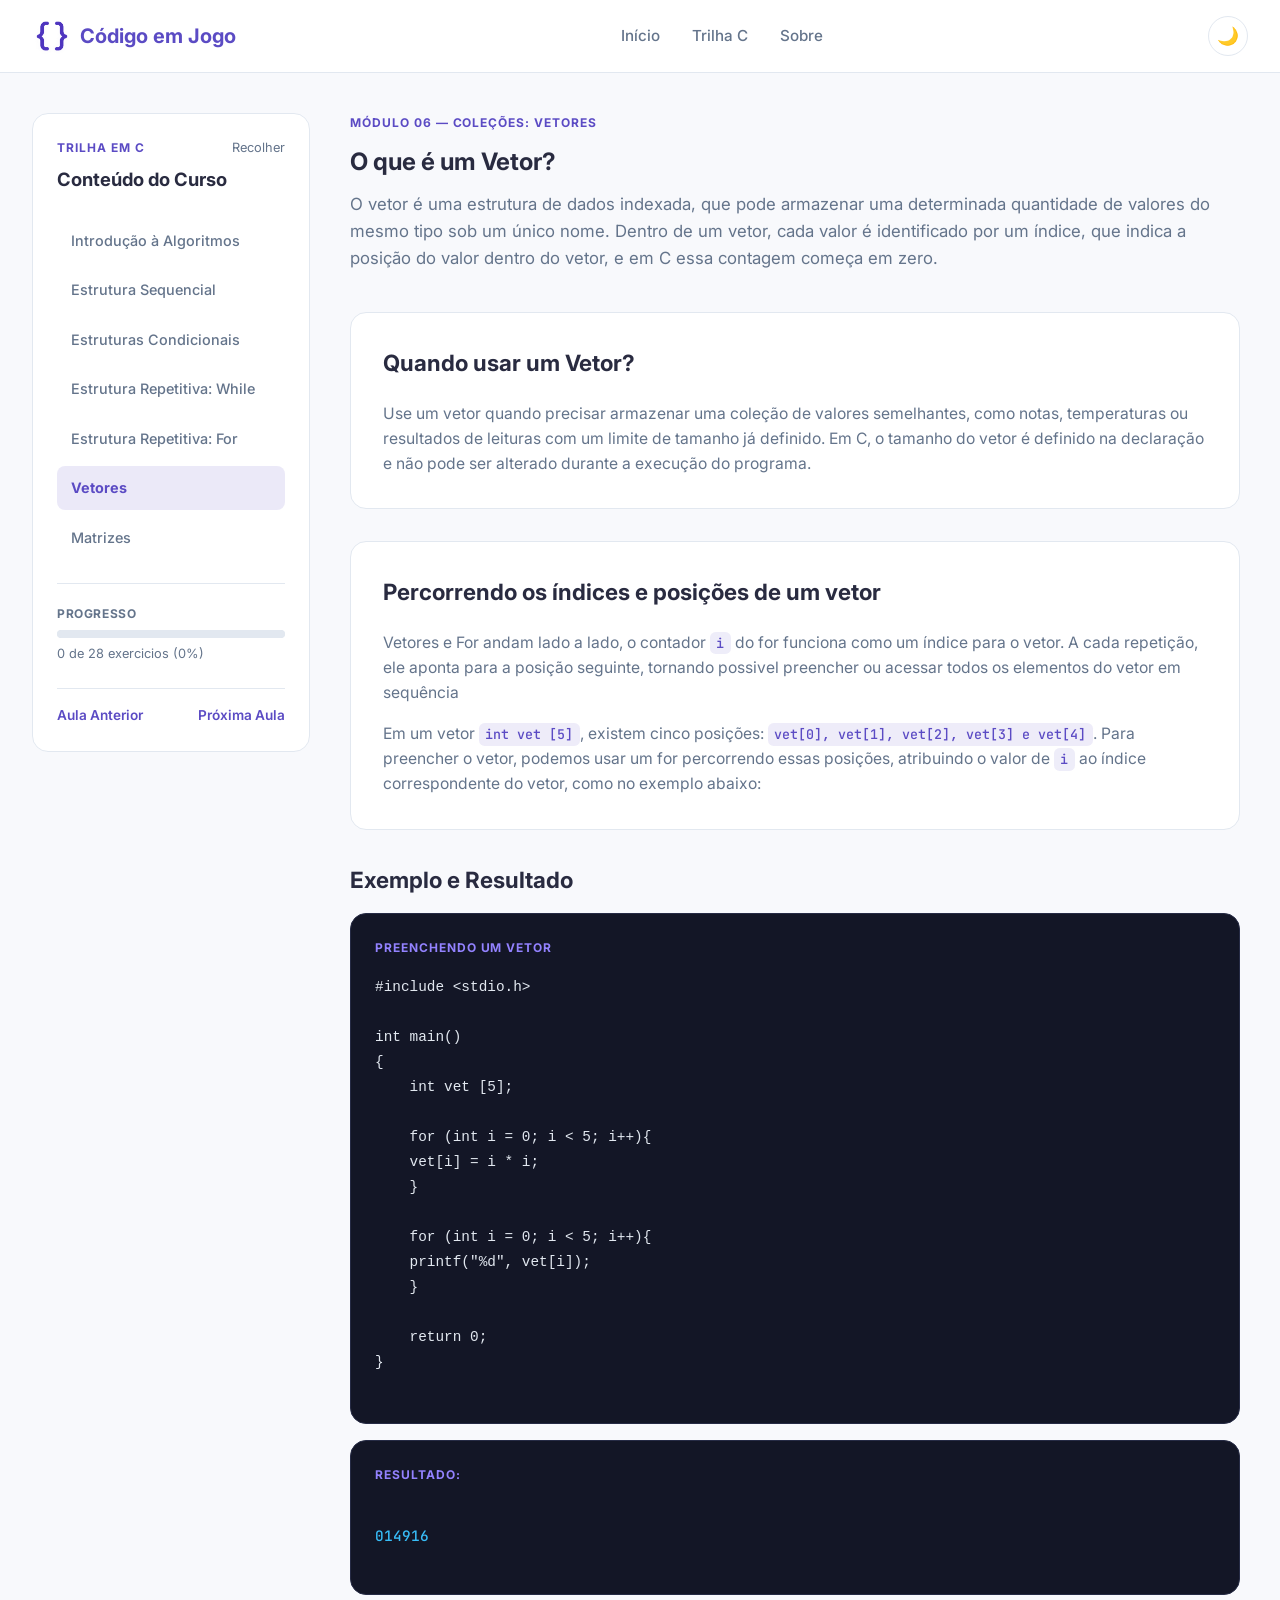
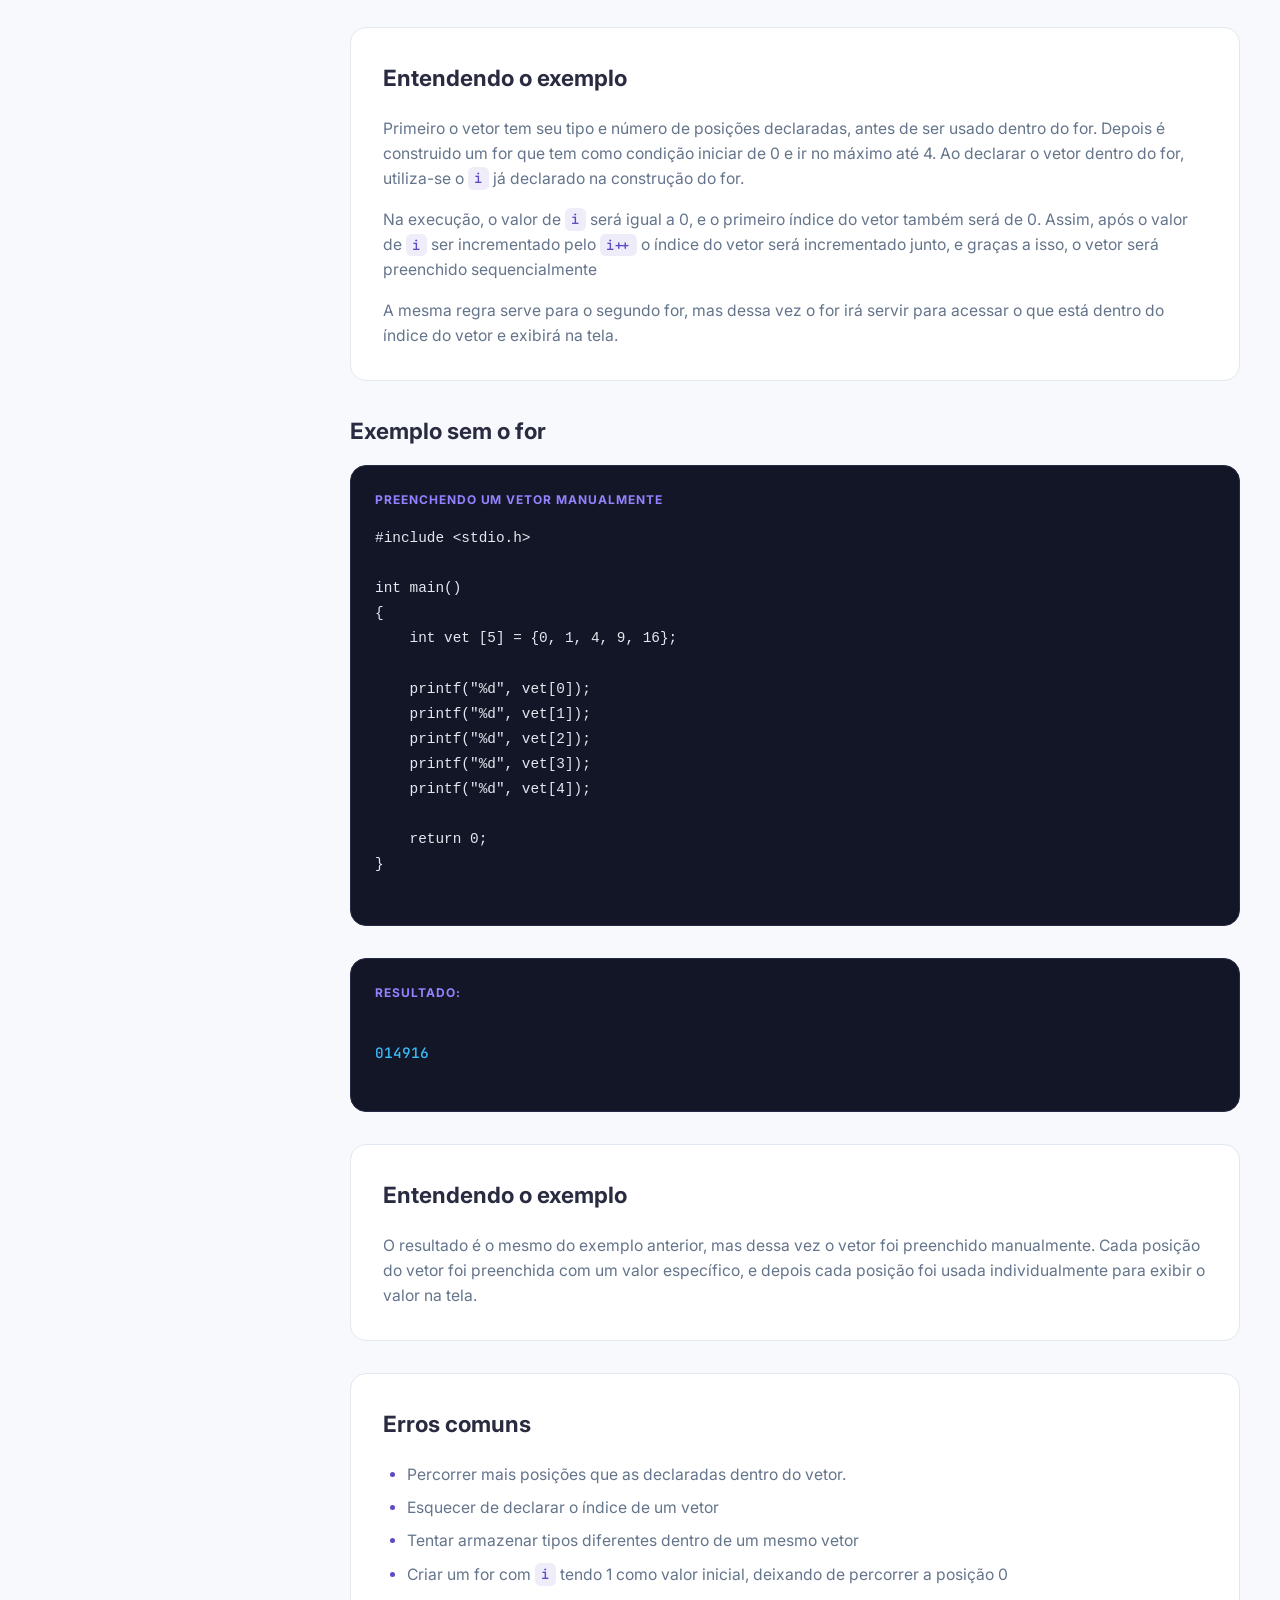
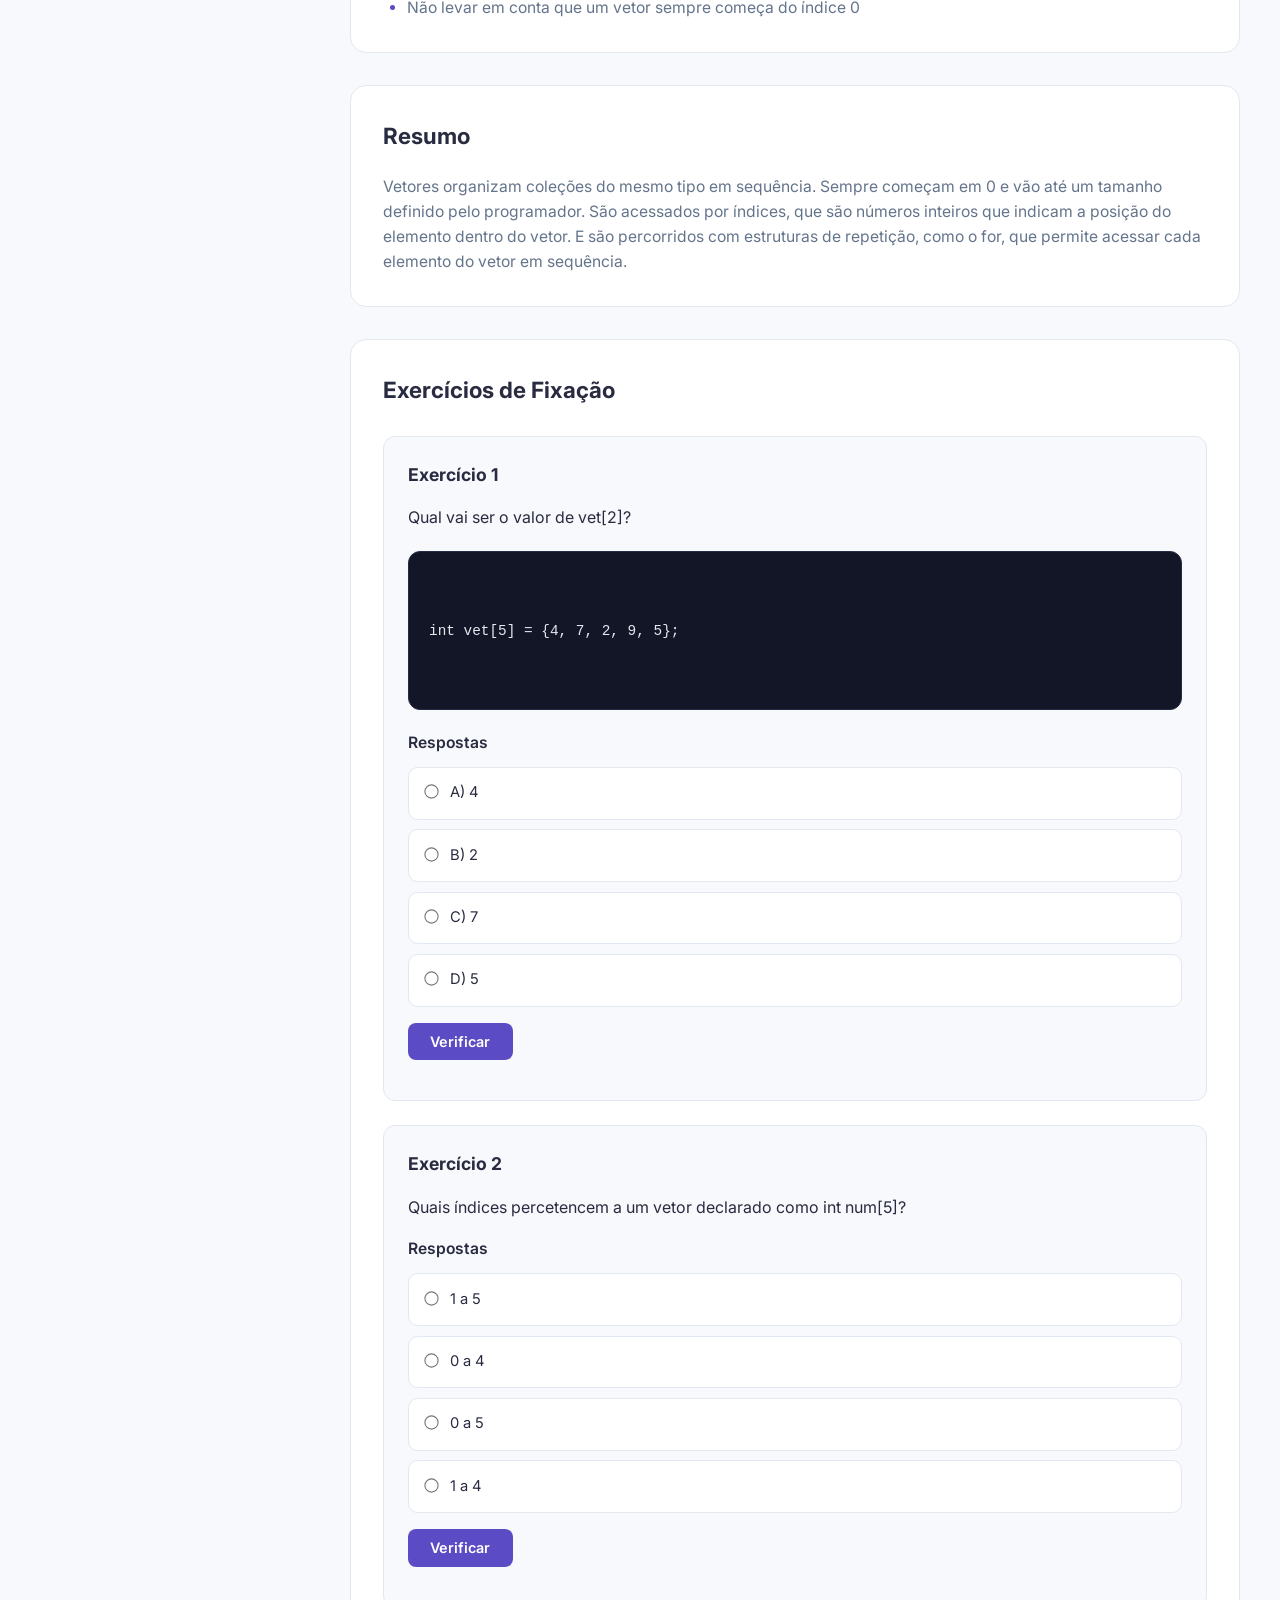
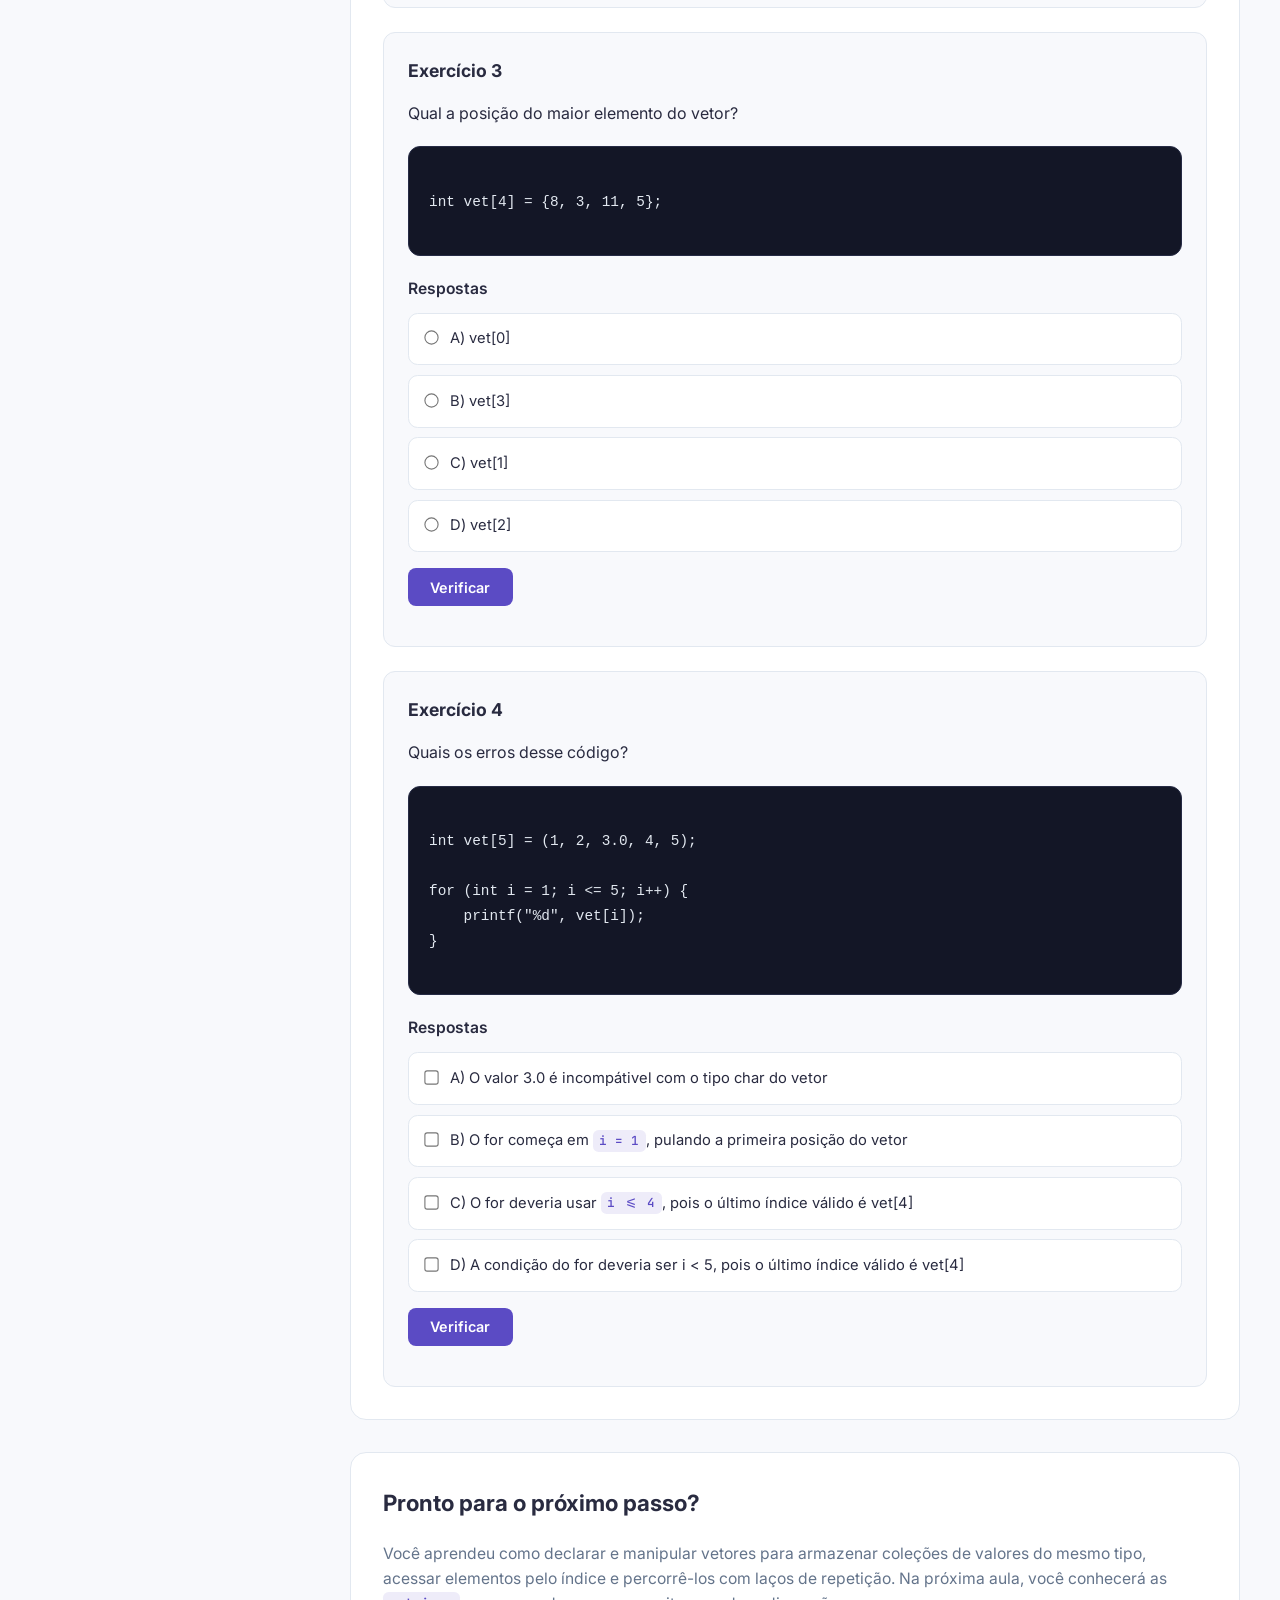
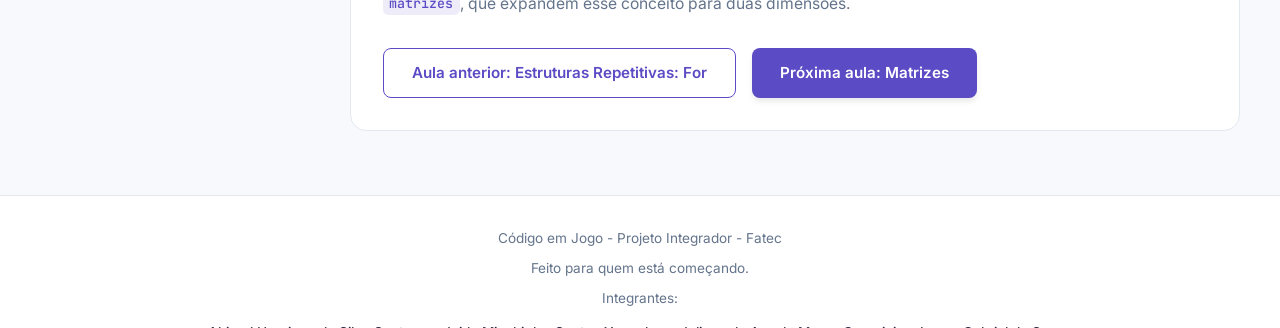
<file: paginas/06-vetores.html>
<!DOCTYPE html>
<html lang="pt-br">

<head>
    <meta charset="UTF-8">
    <meta name="viewport" content="width=device-width, initial-scale=1.0">
    <title>Vetores</title>

    <script>
        if (localStorage.getItem('tema') === 'escuro') {
            document.documentElement.classList.add('dark-mode');
        }
    </script>

    <link rel="stylesheet" href="../css/style.css">
    <link rel="stylesheet" href="../css/paginas.css">
</head>

<body id="pagina-aula" data-aula="aula6">
    <header id="cabecalho">
        <a href="../index.html" class="logo">
            <img src="../assets/imagens/logo-codigo-em-jogo.png" alt="" width="48" height="48">
            <span>Código em Jogo</span>
        </a>

        <nav id="menu-principal">
            <a href="../index.html">Início</a>
            <a href="./01-algoritmos.html">Trilha C</a>
            <a href="../sobre.html">Sobre</a>
        </nav>

        <button id="botao-tema" aria-label="Alternar tema claro e escuro">🌙</button>

    </header>

    <aside id="barra-lateral">
        <header class="barra-lateral-cabecalho">
            <p>Trilha em C</p>
            <button type="button" id="botao-recolher">Recolher</button>
            <h2>Conteúdo do Curso</h2>
        </header>

        <ul class="barra-lateral-lista">
            <li><a href="./01-algoritmos.html">Introdução à Algoritmos</a></li>
            <li><a href="./02-sequenciais.html">Estrutura Sequencial</a></li>
            <li><a href="./03-condicionais.html">Estruturas Condicionais</a></li>
            <li><a href="./04-while.html">Estrutura Repetitiva: While</a></li>
            <li><a href="./05-for.html">Estrutura Repetitiva: For</a></li>
            <li><a href="./06-vetores.html">Vetores</a></li>
            <li><a href="./07-matrizes.html">Matrizes</a></li>
        </ul>

        <div class="barra-progresso">
            <label for="progresso-trilha">Progresso</label>
            <progress id="progresso-trilha" value="0" max="28">0%</progress>
            <p>Trilha em andamento</p>
        </div>

        <footer class="barra-lateral-rodape">
            <a href="./05-for.html">Aula Anterior</a>
            <a href="./07-matrizes.html">Próxima Aula</a>
        </footer>
    </aside>

    <main>

        <button type="button" id="botao-abrir-barra" title="Exibir conteúdo do curso"
            aria-label="Exibir conteúdo do curso" hidden>☰</button>

        <section id="conteudo-principal">
            <header class="conteudo-principal-cabecalho">
                <p>Módulo 06 — Coleções: Vetores</p>
                <h1>O que é um Vetor?</h1>
                <p>
                    O vetor é uma estrutura de dados indexada, que pode armazenar uma
                    determinada quantidade de valores do mesmo tipo sob um único nome.
                    Dentro de um vetor, cada valor é identificado por um índice,
                    que indica a posição do valor dentro do vetor, e em C essa contagem começa em zero.
                </p>
            </header>

            <section class="secao-conteudo">
                <h2>Quando usar um Vetor?</h2>
                <p>
                    Use um vetor quando precisar armazenar uma coleção de valores semelhantes,
                    como notas, temperaturas ou resultados de leituras com um limite de tamanho já definido.
                    Em C, o tamanho do vetor é definido na declaração e não pode ser alterado durante a execução do
                    programa.
                </p>
            </section>

            <section class="secao-conteudo">
                <h2>Percorrendo os índices e posições de um vetor</h2>
                <p>
                    Vetores e For andam lado a lado, o contador <code>i</code> do for funciona como um índice para o
                    vetor.
                    A cada repetição, ele aponta para a posição seguinte,
                    tornando possivel preencher ou acessar todos os elementos do vetor em sequência</p>
                <p>
                    Em um vetor <code>int vet [5]</code>, existem cinco posições:
                    <code>vet[0], vet[1], vet[2], vet[3] e vet[4]</code>.
                    Para preencher o vetor, podemos usar um for percorrendo essas posições, atribuindo o valor de
                    <code>i</code> ao índice correspondente do vetor, como no exemplo abaixo:
                </p>
            </section>

            <section class="exemplo">
                <h2>Exemplo e Resultado</h2>
                <div class="exemplo-codigo">
                    <h3>Preenchendo um vetor</h3>
                    <pre><code>#include &lt;stdio.h&gt;

int main()
{
    int vet [5];

    for (int i = 0; i &lt 5; i++){
    vet[i] = i * i;
    }

    for (int i = 0; i &lt 5; i++){
    printf("%d", vet[i]);
    }
    
    return 0;
}
                    </code></pre>
                </div>

                <div class="exemplo-resultado">
                    <h3>Resultado:</h3>
                    <pre><samp>
014916
                    </samp></pre>
                </div>
            </section>

            <section class="secao-conteudo">
                <h2>Entendendo o exemplo</h2>

                <p>
                    Primeiro o vetor tem seu tipo e número de posições declaradas, antes de ser usado dentro do for.
                    Depois é construido um for que tem como condição iniciar de 0 e ir no máximo até 4.
                    Ao declarar o vetor dentro do for, utiliza-se o <code>i</code> já declarado na construção do for.
                </p>
                <p>
                    Na execução, o valor de <code>i</code> será igual a 0, e o primeiro índice do vetor também será de
                    0.
                    Assim, após o valor de <code>i</code> ser incrementado pelo <code>i++</code> o índice do vetor será
                    incrementado junto,
                    e graças a isso, o vetor será preenchido sequencialmente
                </p>
                <p>
                    A mesma regra serve para o segundo for, mas dessa vez o for irá servir para acessar o que está
                    dentro do índice do vetor e exibirá na tela.
                </p>
            </section>

            <section class="exemplo">
                <h2>Exemplo sem o for</h2>
                <div class="exemplo-codigo">
                    <h3>Preenchendo um vetor manualmente</h3>
                    <pre><code>#include &lt;stdio.h&gt;
                        
int main()
{
    int vet [5] = {0, 1, 4, 9, 16};
        
    printf("%d", vet[0]);
    printf("%d", vet[1]);
    printf("%d", vet[2]);
    printf("%d", vet[3]);
    printf("%d", vet[4]);
    
    return 0;
}
                    </code></pre>
                </div>
            </section>

            <section class="exemplo-resultado">
                <div>
                    <h3>Resultado:</h3>
                    <pre><samp>
014916
                    </samp></pre>
                </div>
            </section>

            <section class="secao-conteudo">
                <h2>Entendendo o exemplo</h2>
                <p>
                    O resultado é o mesmo do exemplo anterior, mas dessa vez o vetor foi preenchido manualmente.
                    Cada posição do vetor foi preenchida com um valor específico, e depois cada posição foi usada
                    individualmente para exibir o valor na tela.
                </p>
            </section>

            <section class="secao-conteudo">
                <h2>Erros comuns</h2>
                <ul>
                    <li>Percorrer mais posições que as declaradas dentro do vetor.</li>
                    <li>Esquecer de declarar o índice de um vetor</li>
                    <li>Tentar armazenar tipos diferentes dentro de um mesmo vetor</li>
                    <li>Criar um for com <code>i</code> tendo 1 como valor inicial, deixando de percorrer a posição 0
                    </li>
                    <li>Não levar em conta que um vetor sempre começa do índice 0</li>
                </ul>
            </section>

            <section class="secao-conteudo">
                <h2>Resumo</h2>
                <p>
                    Vetores organizam coleções do mesmo tipo em sequência.
                    Sempre começam em 0 e vão até um tamanho definido pelo programador.
                    São acessados por índices, que são números inteiros que indicam a posição do elemento dentro do
                    vetor.
                    E são percorridos com estruturas de repetição, como o for, que permite acessar cada elemento do
                    vetor em sequência.
                </p>
            </section>

            <section class="exercicios" id="exercicios">
                <h2>Exercícios de Fixação</h2>

                <article class="questao">
                    <h3>Exercício 1</h3>
                    <p>Qual vai ser o valor de vet[2]?</p>

                    <pre><code class="codigo">
    
int vet[5] = {4, 7, 2, 9, 5};

                    </code></pre>

                    <fieldset>
                        <legend>Respostas</legend>
                        <div class="resposta">
                            <label><input type="radio" name="exercicio1" value="a"><span>A) 4</span></label>
                            <label><input type="radio" name="exercicio1" value="b" data-certa="sim"><span>B)
                                    2</span></label>
                            <label><input type="radio" name="exercicio1" value="c"><span>C) 7</span></label>
                            <label><input type="radio" name="exercicio1" value="d"><span>D) 5</span></label>
                        </div>
                    </fieldset>

                    <button type="button" class="botao-verificar">Verificar</button>
                    <p class="texto-resultado"></p>

                    <details hidden class="resposta-explicacao">
                        <summary>Conferir resposta e explicação</summary>

                        <p>
                            <strong>Alternativa B.</strong>
                            As posições de um vetor começam em 0: <code>vet[0]</code> é 4, <code>vet[1]</code> é 7 e
                            <code>vet[2]</code> guarda o valor 2.
                        </p>
                    </details>

                </article>

                <article class="questao">
                    <h3>Exercício 2</h3>
                    <p>Quais índices percetencem a um vetor declarado como int num[5]?</p>

                    <fieldset>
                        <legend>Respostas</legend>
                        <div class="resposta">
                            <label><input type="radio" name="exercicio2" value="a">1 a 5<span></span></label>
                            <label><input type="radio" name="exercicio2" value="b" data-certa="sim">0 a
                                4<span></span></label>
                            <label><input type="radio" name="exercicio2" value="c">0 a 5<span></span></label>
                            <label><input type="radio" name="exercicio2" value="d">1 a 4<span></span></label>
                        </div>
                    </fieldset>

                    <button type="button" class="botao-verificar">Verificar</button>
                    <p class="texto-resultado"></p>

                    <details hidden class="resposta-explicacao">
                        <summary>Conferir resposta e explicação</summary>

                        <p>
                            <strong>Alternativa B.</strong>
                            Os índices sempre iniciam em 0. Por isso, um vetor de 5 posições tem os índices de 0 a 4.
                        </p>
                    </details>

                </article>
                <article class="questao">
                    <h3>Exercício 3</h3>
                    <p>Qual a posição do maior elemento do vetor?</p>

                    <pre><code class="codigo">
int vet[4] = {8, 3, 11, 5};
                    </code></pre>
                    <fieldset>
                        <legend>Respostas</legend>
                        <div class="resposta">
                            <label><input type="radio" name="exercicio3" value="a">A) vet[0]<span></span></label>
                            <label><input type="radio" name="exercicio3" value="b">B) vet[3]<span></span></label>
                            <label><input type="radio" name="exercicio3" value="c">C) vet[1]<span></span></label>
                            <label><input type="radio" name="exercicio3" value="d" data-certa="sim">D)
                                vet[2]<span></span></label>
                        </div>
                    </fieldset>

                    <button type="button" class="botao-verificar">Verificar</button>
                    <p class="texto-resultado"></p>

                    <details hidden class="resposta-explicacao">
                        <summary>Conferir resposta e explicação</summary>

                        <p>
                            <strong>Alternativa D.</strong>
                            O maior valor é 11, e ele está na terceira posição do vetor, que corresponde ao índice
                            <code>vet[2]</code>.
                        </p>
                    </details>

                </article>
                <article class="questao">
                    <h3>Exercício 4</h3>
                    <p>Quais os erros desse código?</p>

                    <pre><code class="codigo">
int vet[5] = (1, 2, 3.0, 4, 5);
                    
for (int i = 1; i &lt= 5; i++) {
    printf("%d", vet[i]);
}
                    </code></pre>
                    <fieldset>
                        <legend>Respostas</legend>
                        <div class="resposta">
                            <label><input type="checkbox" name="exercicio4" value="a" data-certa="sim"><span>A) O valor
                                    3.0 é
                                    incompátivel com o tipo char do vetor</span></label>
                            <label><input type="checkbox" name="exercicio4" value="b" data-certa="sim"><span>B) O for
                                    começa
                                    em <code>i = 1</code>, pulando a primeira posição do vetor</span></label>
                            <label><input type="checkbox" name="exercicio4" value="c"><span>C) O for deveria usar
                                    <code>i &lt= 4</code>, pois o último índice válido é vet[4]</span></label>
                            <label><input type="checkbox" name="exercicio4" value="d" data-certa="sim"><span>D) A
                                    condição do
                                    for deveria ser i &lt 5, pois o último índice válido é vet[4]</span></label>
                        </div>
                    </fieldset>

                    <button type="button" class="botao-verificar">Verificar</button>
                    <p class="texto-resultado"></p>

                    <details hidden class="resposta-explicacao">
                        <summary>Conferir resposta e explicação</summary>

                        <p>
                            <strong>Alternativas A, B e D.</strong>
                            O vetor é <code>int</code> e não aceita valor decimal (3.0); o <code>for</code> começa em
                            <code>i = 1</code> pulando a posição 0; e <code>i &lt;= 5</code> tenta acessar
                            <code>vet[5]</code>, que não existe (vai só até 4).
                        </p>
                    </details>
                </article>
            </section>

            <section class="secao-conteudo" aria aria-labelledby="titulo-proximo-passo">
                <h2 id="titulo-proximo-passo">Pronto para o próximo passo?</h2>

                <p>
                    Você aprendeu como declarar e manipular vetores para armazenar
                    coleções de valores do mesmo tipo, acessar elementos pelo índice
                    e percorrê-los com laços de repetição.
                    Na próxima aula, você conhecerá as <code>matrizes</code>, que
                    expandem esse conceito para duas dimensões.
                </p>

                <nav aria-label="Navegação entre aulas">
                    <a href="./05-for.html" class="botao-acao">
                        Aula anterior: Estruturas Repetitivas: For</a>

                    <a href="./07-matrizes.html" class="botao-acao">
                        Próxima aula: Matrizes
                    </a>
                </nav>
            </section>
    </main>

    <footer class="rodape">
        <p>Código em Jogo - Projeto Integrador - Fatec</p>
        <p>Feito para quem está começando.</p>

        <p>Integrantes: </p>
        <ul>
            <li>Abinad Henrique da Silva Santos</li>
            <li>Jaidy Miyuki dos Santos Yamada</li>
            <li>Juliana de Arruda Meyer Coracini</li>
            <li>Lucas Gabriel de Souza</li>
        </ul>
    </footer>

    <script src="../js/main.js"></script>
    <script src="../js/botao.js"></script>

</body>

</html>
</file>
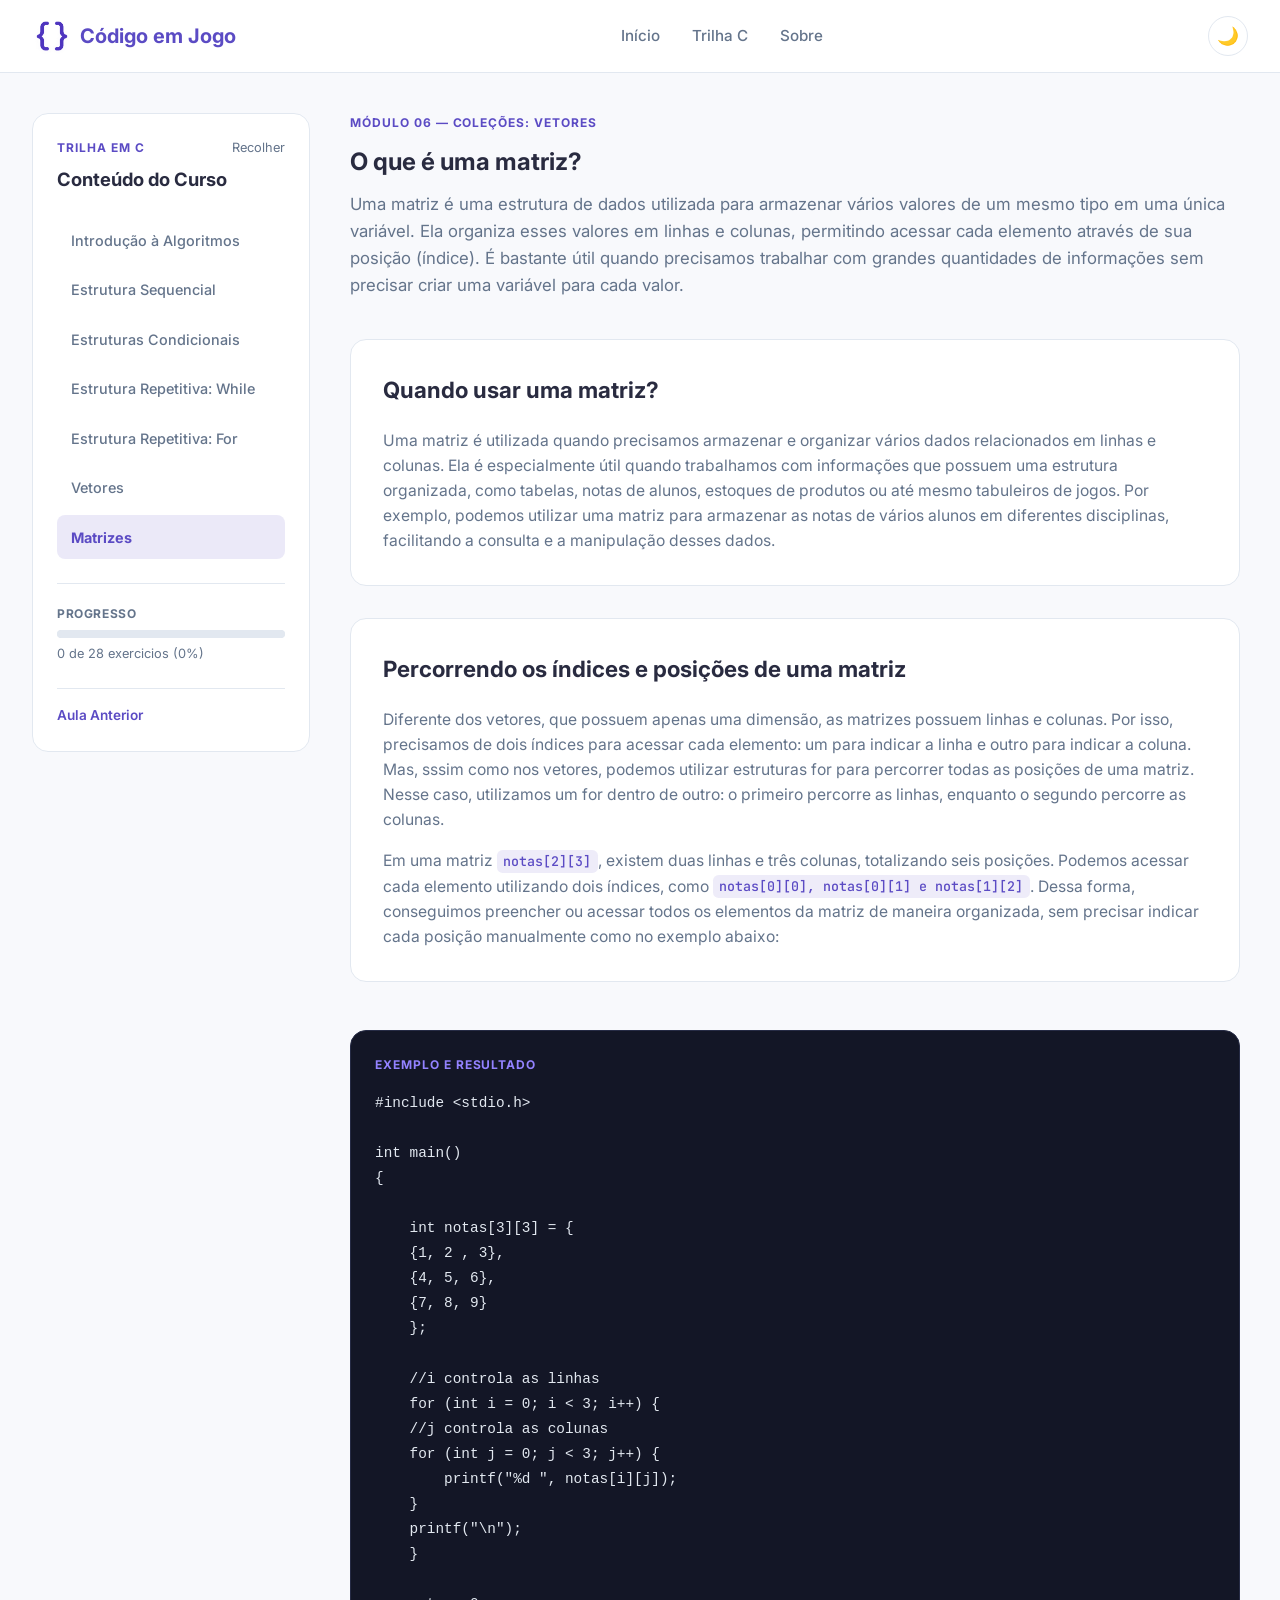
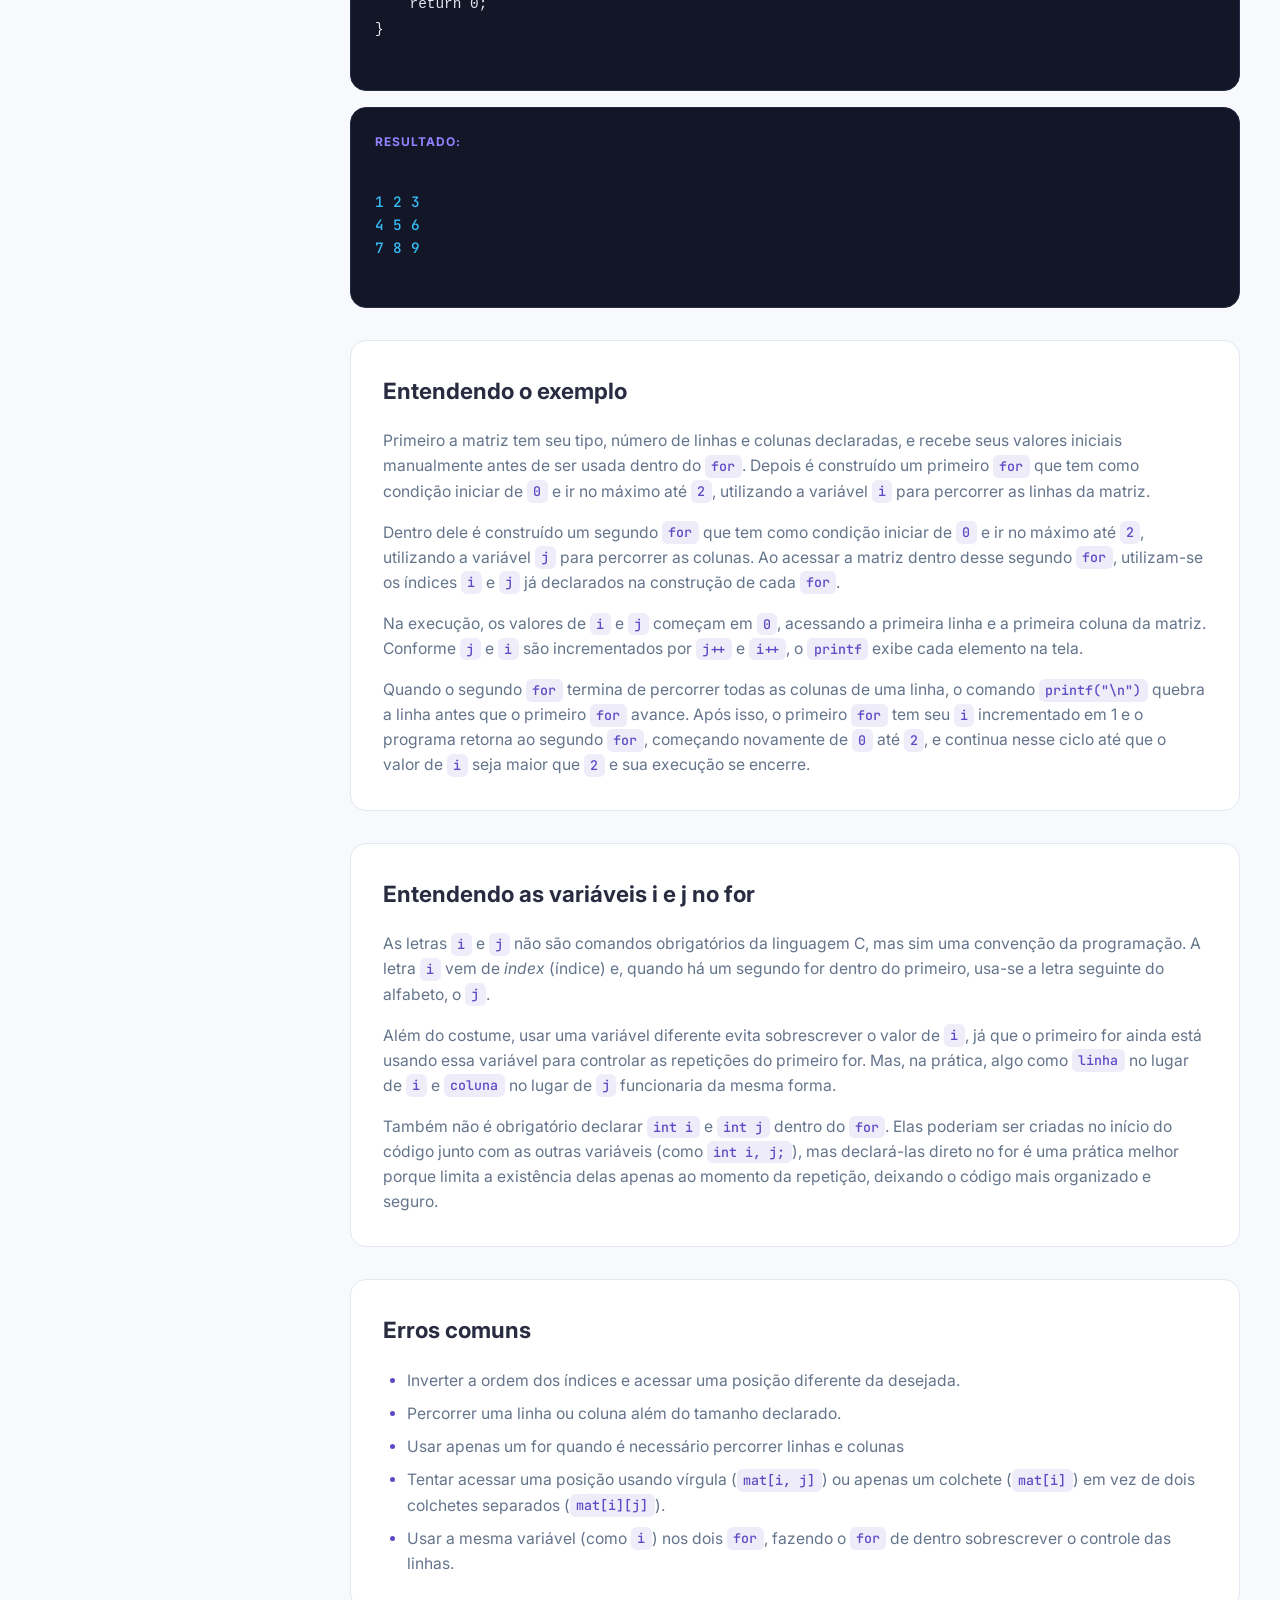
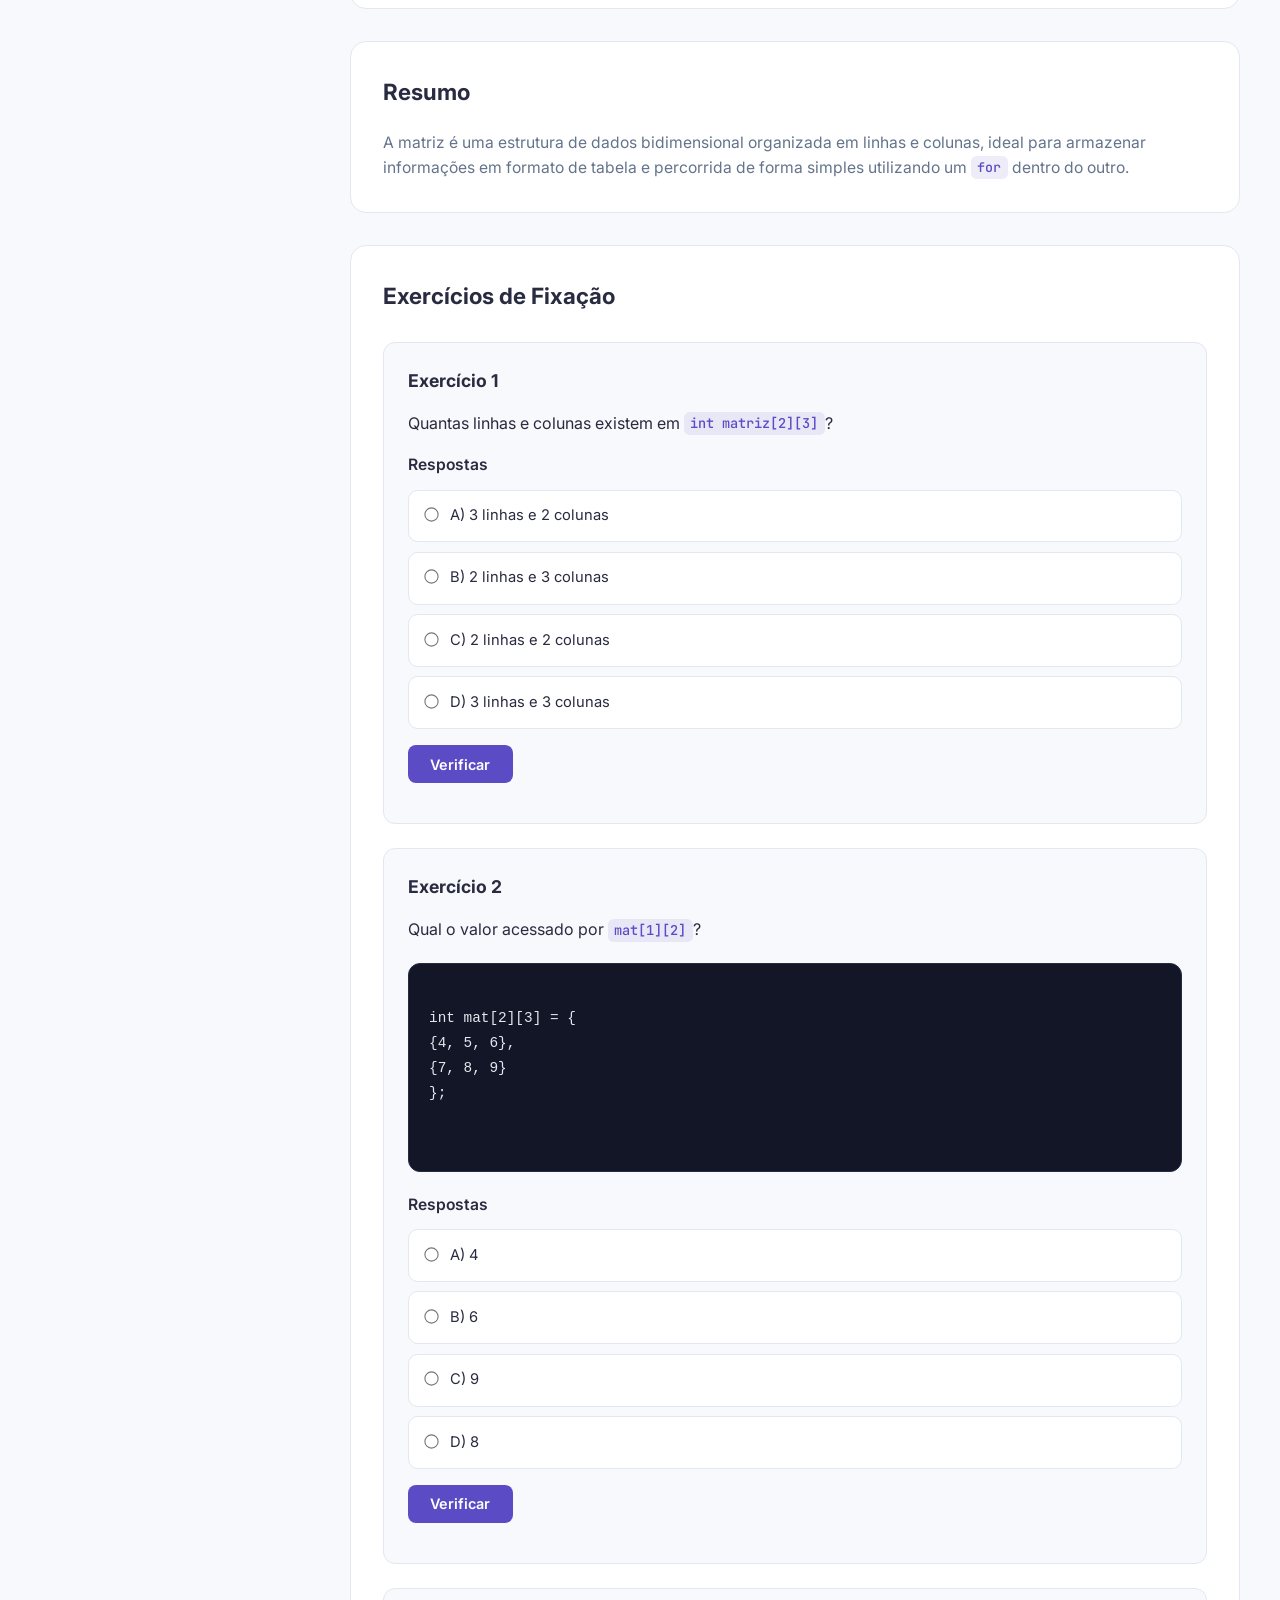
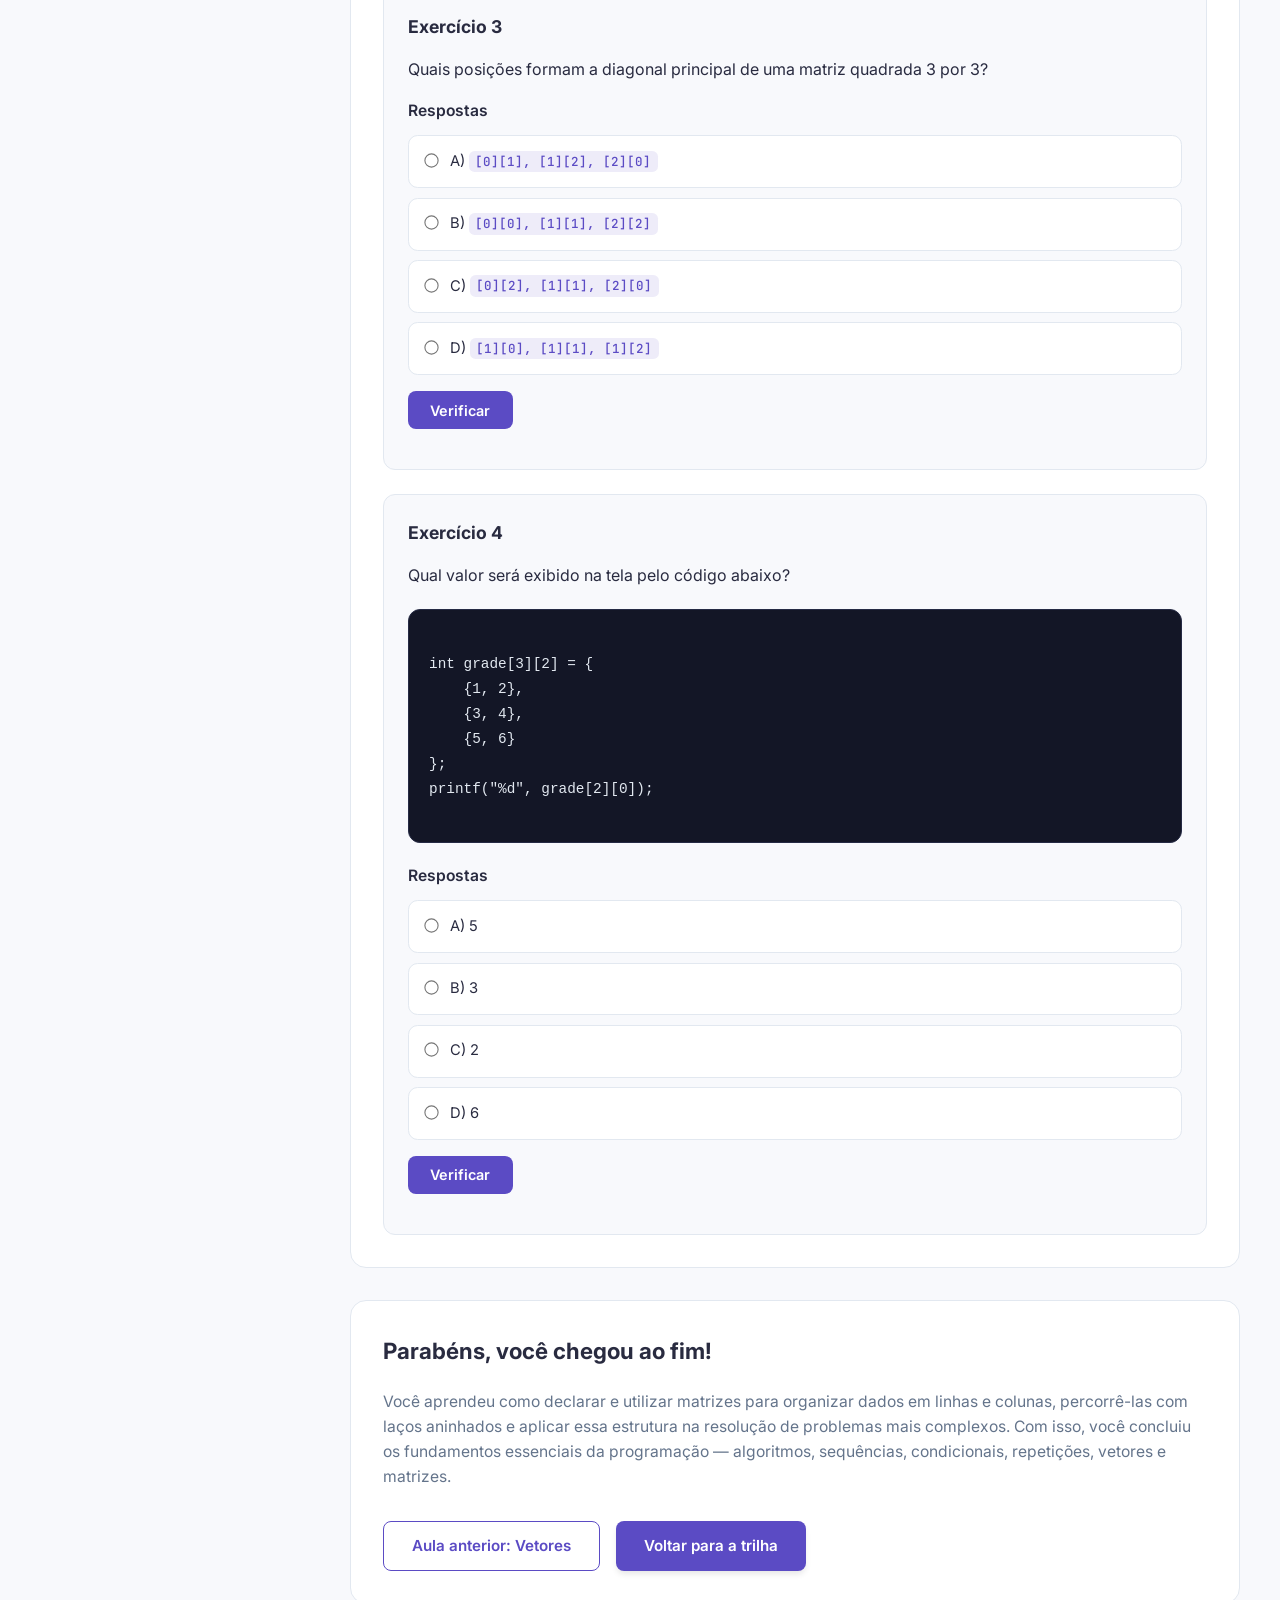
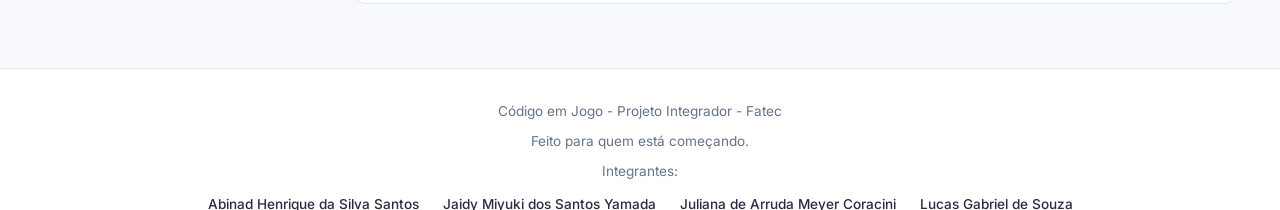
<file: paginas/07-matrizes.html>
<!DOCTYPE html>
<html lang="pt-br">

<head>
    <meta charset="UTF-8">
    <meta name="viewport" content="width=device-width, initial-scale=1.0">
    <title>Matrizes</title>

    <script>
        if (localStorage.getItem('tema') === 'escuro') {
            document.documentElement.classList.add('dark-mode');
        }
    </script>

    <link rel="stylesheet" href="../css/style.css">
    <link rel="stylesheet" href="../css/paginas.css">
</head>

<body id="pagina-aula" data-aula="aula7">
    <header id="cabecalho">
        <a href="../index.html" class="logo">
            <img src="../assets/imagens/logo-codigo-em-jogo.png" alt="" width="48" height="48">
            <span>Código em Jogo</span>
        </a>

        <nav id="menu-principal">
            <a href="../index.html">Início</a>
            <a href="./01-algoritmos.html">Trilha C</a>
            <a href="../sobre.html">Sobre</a>
        </nav>

        <button id="botao-tema" aria-label="Alternar tema claro e escuro">🌙</button>

    </header>

    <aside id="barra-lateral">
        <header class="barra-lateral-cabecalho">
            <p>Trilha em C</p>
            <button type="button" id="botao-recolher">Recolher</button>
            <h2>Conteúdo do Curso</h2>
        </header>

        <ul class="barra-lateral-lista">
            <li><a href="./01-algoritmos.html">Introdução à Algoritmos</a></li>
            <li><a href="./02-sequenciais.html">Estrutura Sequencial</a></li>
            <li><a href="./03-condicionais.html">Estruturas Condicionais</a></li>
            <li><a href="./04-while.html">Estrutura Repetitiva: While</a></li>
            <li><a href="./05-for.html">Estrutura Repetitiva: For</a></li>
            <li><a href="./06-vetores.html">Vetores</a></li>
            <li><a href="./07-matrizes.html">Matrizes</a></li>
        </ul>

        <div class="barra-progresso">
            <label for="progresso-trilha">Progresso</label>
            <progress id="progresso-trilha" value="0" max="28">0%</progress>
            <p>Trilha em andamento</p>
        </div>

        <footer class="barra-lateral-rodape">
            <a href="./06-vetores.html">Aula Anterior</a>
        </footer>
    </aside>

    <main>

        <button type="button" id="botao-abrir-barra" title="Exibir conteúdo do curso"
            aria-label="Exibir conteúdo do curso" hidden>☰</button>

        <section id="conteudo-principal">
            <header class="conteudo-principal-cabecalho">
                <p>Módulo 06 — Coleções: Vetores</p>
                <h1>O que é uma matriz?</h1>
                <p>
                    Uma matriz é uma estrutura de dados utilizada para armazenar vários valores de um mesmo tipo em uma
                    única variável.
                    Ela organiza esses valores em linhas e colunas, permitindo acessar cada elemento através de sua
                    posição (índice).
                    É bastante útil quando precisamos trabalhar com grandes quantidades de informações sem precisar
                    criar uma variável para cada valor.
                </p>
            </header>

            <section class="secao-conteudo">
                <h2>Quando usar uma matriz?</h2>
                <p>
                    Uma matriz é utilizada quando precisamos armazenar e organizar vários dados relacionados em linhas e
                    colunas.
                    Ela é especialmente útil quando trabalhamos com informações que possuem uma estrutura organizada,
                    como tabelas,
                    notas de alunos, estoques de produtos ou até mesmo tabuleiros de jogos. Por exemplo, podemos
                    utilizar uma matriz
                    para armazenar as notas de vários alunos em diferentes disciplinas, facilitando a consulta e a
                    manipulação desses dados.
                </p>
            </section>

            <section class="secao-conteudo">
                <h2>Percorrendo os índices e posições de uma matriz</h2>
                <p>
                    Diferente dos vetores, que possuem apenas uma dimensão, as matrizes possuem linhas e colunas.
                    Por isso, precisamos de dois índices para acessar cada elemento: um para indicar a linha e outro
                    para indicar a coluna.
                    Mas, sssim como nos vetores, podemos utilizar estruturas for para percorrer todas as posições de uma
                    matriz. Nesse caso,
                    utilizamos um for dentro de outro: o primeiro percorre as linhas, enquanto o segundo percorre as
                    colunas.
                </p>
                <p>
                    Em uma matriz <code>notas[2][3]</code>, existem duas linhas e três colunas, totalizando seis
                    posições. Podemos acessar cada elemento utilizando dois índices,
                    como <code>notas[0][0], notas[0][1] e notas[1][2]</code>. Dessa forma, conseguimos preencher ou
                    acessar todos os elementos da matriz de maneira organizada,
                    sem precisar indicar cada posição manualmente como no exemplo abaixo:
                </p>
            </section>

            <section class="exemplo">
                <h2></h2>
                <div class="exemplo-codigo">
                    <h3>Exemplo e resultado</h3>
                    <pre><code>#include &lt;stdio.h&gt;
                        
int main()
{    

    int notas[3][3] = {
    {1, 2 , 3},
    {4, 5, 6},
    {7, 8, 9}
    };    

    //i controla as linhas
    for (int i = 0; i &lt; 3; i++) {
    //j controla as colunas              
    for (int j = 0; j &lt; 3; j++) {            
        printf("%d ", notas[i][j]);
    }
    printf("\n");
    }

    return 0;   
}
                    </code></pre>
                </div>

                <div class="exemplo-resultado">
                    <h3>Resultado:</h3>
                    <pre><samp>
1 2 3 
4 5 6
7 8 9
                    </samp></pre>
                </div>
            </section>

            <section class="secao-conteudo">
                <h2>Entendendo o exemplo</h2>

                <p>
                    Primeiro a matriz tem seu tipo, número de linhas e colunas declaradas, e recebe seus valores
                    iniciais manualmente antes de ser usada dentro do <code>for</code>.
                    Depois é construído um primeiro <code>for</code> que tem como condição iniciar de <code>0</code> e
                    ir no máximo até <code>2</code>,
                    utilizando a variável <code>i</code> para percorrer as linhas da matriz.
                </p>

                <p>
                    Dentro dele é construído um segundo <code>for</code> que tem como condição iniciar de <code>0</code>
                    e ir no máximo até <code>2</code>, utilizando a variável
                    <code>j</code> para percorrer as colunas.
                    Ao acessar a matriz dentro desse segundo <code>for</code>, utilizam-se os índices <code>i</code> e
                    <code>j</code> já declarados na construção de cada <code>for</code>.
                </p>

                <p>
                    Na execução, os valores de <code>i</code> e <code>j</code> começam em <code>0</code>, acessando a
                    primeira linha e a primeira coluna da matriz.
                    Conforme <code>j</code> e <code>i</code> são incrementados por <code>j++</code> e <code>i++</code>,
                    o <code>printf</code> exibe cada elemento na tela.
                </p>

                <p>
                    Quando o segundo <code>for</code> termina de percorrer todas as colunas de uma linha, o comando
                    <code>printf("\n")</code> quebra a linha antes que o
                    primeiro <code>for</code> avance. Após isso, o primeiro <code>for</code> tem seu <code>i</code>
                    incrementado em 1 e o programa retorna
                    ao segundo <code>for</code>, começando novamente de <code>0</code> até <code>2</code>, e continua
                    nesse ciclo até que o valor de
                    <code>i</code> seja maior que <code>2</code> e sua execução se encerre.
                </p>
            </section>

            <section class="secao-conteudo">
                <h2>Entendendo as variáveis i e j no for</h2>

                <p>
                    As letras <code>i</code> e <code>j</code> não são comandos obrigatórios da linguagem C, mas sim uma
                    convenção da programação.
                    A letra <code>i</code> vem de <em>index</em> (índice) e, quando há um segundo for dentro do
                    primeiro, usa-se a letra seguinte do alfabeto, o <code>j</code>.
                </p>

                <p>
                    Além do costume, usar uma variável diferente evita sobrescrever o valor de <code>i</code>, já que o
                    primeiro for ainda está usando essa variável
                    para controlar as repetições do primeiro for. Mas, na prática, algo como <code>linha</code> no lugar
                    de <code>i</code> e <code>coluna</code>
                    no lugar de <code>j</code> funcionaria da mesma forma.
                </p>

                <p>
                    Também não é obrigatório declarar <code>int i</code> e <code>int j</code> dentro do
                    <code>for</code>.
                    Elas poderiam ser criadas no início do código junto com as outras variáveis (como
                    <code>int i, j;</code>),
                    mas declará-las direto no for é uma prática melhor porque limita a existência delas apenas ao
                    momento da repetição,
                    deixando o código mais organizado e seguro.
                </p>
            </section>

            <section class="secao-conteudo">
                <h2>Erros comuns</h2>
                <ul>
                    <li>Inverter a ordem dos índices e acessar uma posição diferente da desejada.</li>
                    <li>Percorrer uma linha ou coluna além do tamanho declarado.</li>
                    <li>Usar apenas um for quando é necessário percorrer linhas e colunas</li>
                    <li>Tentar acessar uma posição usando vírgula (<code>mat[i, j]</code>) ou apenas um colchete
                        (<code>mat[i]</code>) em vez de dois colchetes separados (<code>mat[i][j]</code>).</li>
                    <li>Usar a mesma variável (como <code>i</code>) nos dois <code>for</code>, fazendo o
                        <code>for</code> de dentro sobrescrever o controle das linhas.
                    </li>
                </ul>
            </section>

            <section class="secao-conteudo">
                <h2>Resumo</h2>
                <p>
                    A matriz é uma estrutura de dados bidimensional organizada em linhas e colunas,
                    ideal para armazenar informações em formato de tabela e percorrida de forma
                    simples utilizando um <code>for</code> dentro do outro.
                </p>
            </section>

            <section class="exercicios" id="exercicios">
                <h2>Exercícios de Fixação</h2>

                <article class="questao">
                    <h3>Exercício 1</h3>
                    <p>
                        Quantas linhas e colunas existem em <code>int matriz[2][3]</code>?
                    </p>

                    <fieldset>
                        <legend>Respostas</legend>
                        <div class="resposta">
                            <label><input type="radio" name="exercicio1" value="a"><span>A) 3 linhas e 2
                                    colunas</span></label>
                            <label><input type="radio" name="exercicio1" value="b" data-certa="sim"><span>B) 2 linhas e
                                    3 colunas</span></label>
                            <label><input type="radio" name="exercicio1" value="c"><span>C) 2 linhas e 2
                                    colunas</span></label>
                            <label><input type="radio" name="exercicio1" value="d"><span>D) 3 linhas e 3
                                    colunas</span></label>
                        </div>
                    </fieldset>

                    <button type="button" class="botao-verificar">Verificar</button>
                    <p class="texto-resultado"></p>
                    <details hidden class="resposta-explicacao">

                        <summary>Conferir resposta e explicação</summary>

                        <p>
                            <strong>Alternativa B.</strong>
                            O primeiro valor indica as linhas e o segundo as colunas: <code>matriz[2][3]</code> tem 2
                            linhas e 3 colunas.
                        </p>
                    </details>

                </article>

                <article class="questao">
                    <h3>Exercício 2</h3>
                    <p>
                        Qual o valor acessado por <code>mat[1][2]</code>?
                    </p>

                    <pre><code class="codigo">
int mat[2][3] = {
{4, 5, 6},
{7, 8, 9}
};

                    </code></pre>
                    <fieldset>
                        <legend>Respostas</legend>
                        <div class="resposta">
                            <label><input type="radio" name="exercicio2" value="a">A) 4<span></span></label>
                            <label><input type="radio" name="exercicio2" value="b">B) 6<span></span></label>
                            <label><input type="radio" name="exercicio2" value="c" data-certa="sim">C)
                                9<span></span></label>
                            <label><input type="radio" name="exercicio2" value="d">D) 8<span></span></label>
                        </div>
                    </fieldset>

                    <button type="button" class="botao-verificar">Verificar</button>
                    <p class="texto-resultado"></p>

                    <details hidden class="resposta-explicacao">
                        <summary>Conferir resposta e explicação</summary>

                        <p>
                            <strong>Alternativa D.</strong>
                            O acesso segue a ordem <code>mat[linha][coluna]</code> começando do 0. Na linha de índice 1
                            (valores 7, 8, 9), a coluna de índice 2 é o valor <strong>9</strong>.
                        </p>
                    </details>

                </article>

                <article class="questao">
                    <h3>Exercício 3</h3>
                    <p>Quais posições formam a diagonal principal de uma matriz quadrada 3 por 3?</p>

                    <fieldset>
                        <legend>Respostas</legend>
                        <div class="resposta">
                            <label><input type="radio" name="exercicio3" value="a"><span>A)
                                    <code>[0][1], [1][2], [2][0]</code></span></label>
                            <label><input type="radio" name="exercicio3" value="b" data-certa="sim"> <span>B)
                                    <code>[0][0], [1][1], [2][2]</code></span></label>
                            <label><input type="radio" name="exercicio3" value="c"> <span>C)
                                    <code>[0][2], [1][1], [2][0]</code></span></label>
                            <label><input type="radio" name="exercicio3" value="d"> <span>D)
                                    <code>[1][0], [1][1], [1][2]</code></span></label>
                        </div>
                    </fieldset>

                    <button type="button" class="botao-verificar">Verificar</button>
                    <p class="texto-resultado"></p>

                    <details hidden class="resposta-explicacao">
                        <summary>Conferir resposta e explicação</summary>

                        <p>
                            <strong>Alternativa B.</strong>
                            A diagonal principal começa no canto superior esquerdo ([0][0]) e desce até o canto inferior
                            direito ([2][2]), onde a linha e a coluna são sempre iguais.
                        </p>
                    </details>

                </article>
                <article class="questao">
                    <h3>Exercício 4</h3>
                    <p>
                        Qual valor será exibido na tela pelo código abaixo?
                    </p>

                    <pre><code class="codigo">
int grade[3][2] = {
    {1, 2},
    {3, 4},
    {5, 6}
};
printf("%d", grade[2][0]);
                    </code></pre>
                    <fieldset>
                        <legend>Respostas</legend>
                        <div class="resposta">
                            <label><input type="radio" name="exercicio4" value="a" data-certa="sim">A)
                                5<span></span></label>
                            <label><input type="radio" name="exercicio4" value="b">B) 3<span></span></label>
                            <label><input type="radio" name="exercicio4" value="c">C) 2<span></span></label>
                            <label><input type="radio" name="exercicio4" value="d">D) 6<span></span></label>
                        </div>
                    </fieldset>

                    <button type="button" class="botao-verificar">Verificar</button>
                    <p class="texto-resultado"></p>

                    <details hidden class="resposta-explicacao">
                        <summary>Conferir resposta e explicação</summary>

                        <p>
                            <strong>Alternativa A.</strong>
                            <code>grade[2][0]</code> acessa a linha 2 (<code>{5, 6}</code>) na coluna 0, exibindo o
                            valor 5.
                        </p>
                    </details>

                </article>
            </section>

            <section class="secao-conteudo" aria aria-labelledby="titulo-proximo-passo">
                <h2 id="titulo-proximo-passo">Parabéns, você chegou ao fim!</h2>

                <p>
                    Você aprendeu como declarar e utilizar matrizes para organizar dados
                    em linhas e colunas, percorrê-las com laços aninhados e aplicar
                    essa estrutura na resolução de problemas mais complexos.
                    Com isso, você concluiu os fundamentos essenciais da programação
                    — algoritmos, sequências, condicionais, repetições, vetores e matrizes.
                </p>

                <nav aria-label="Navegação entre aulas">
                    <a href="./06-vetores.html" class="botao-acao">
                        Aula anterior: Vetores</a>

                    <a href="../index.html#trilha" class="botao-acao">
                        Voltar para a trilha
                    </a>
                </nav>
            </section>
    </main>

    <footer class="rodape">
        <p>Código em Jogo - Projeto Integrador - Fatec</p>
        <p>Feito para quem está começando.</p>

        <p>Integrantes: </p>
        <ul>
            <li>Abinad Henrique da Silva Santos</li>
            <li>Jaidy Miyuki dos Santos Yamada</li>
            <li>Juliana de Arruda Meyer Coracini</li>
            <li>Lucas Gabriel de Souza</li>
        </ul>
    </footer>

    <script src="../js/main.js"></script>
    <script src="../js/botao.js"></script>
</body>

</html>
</file>
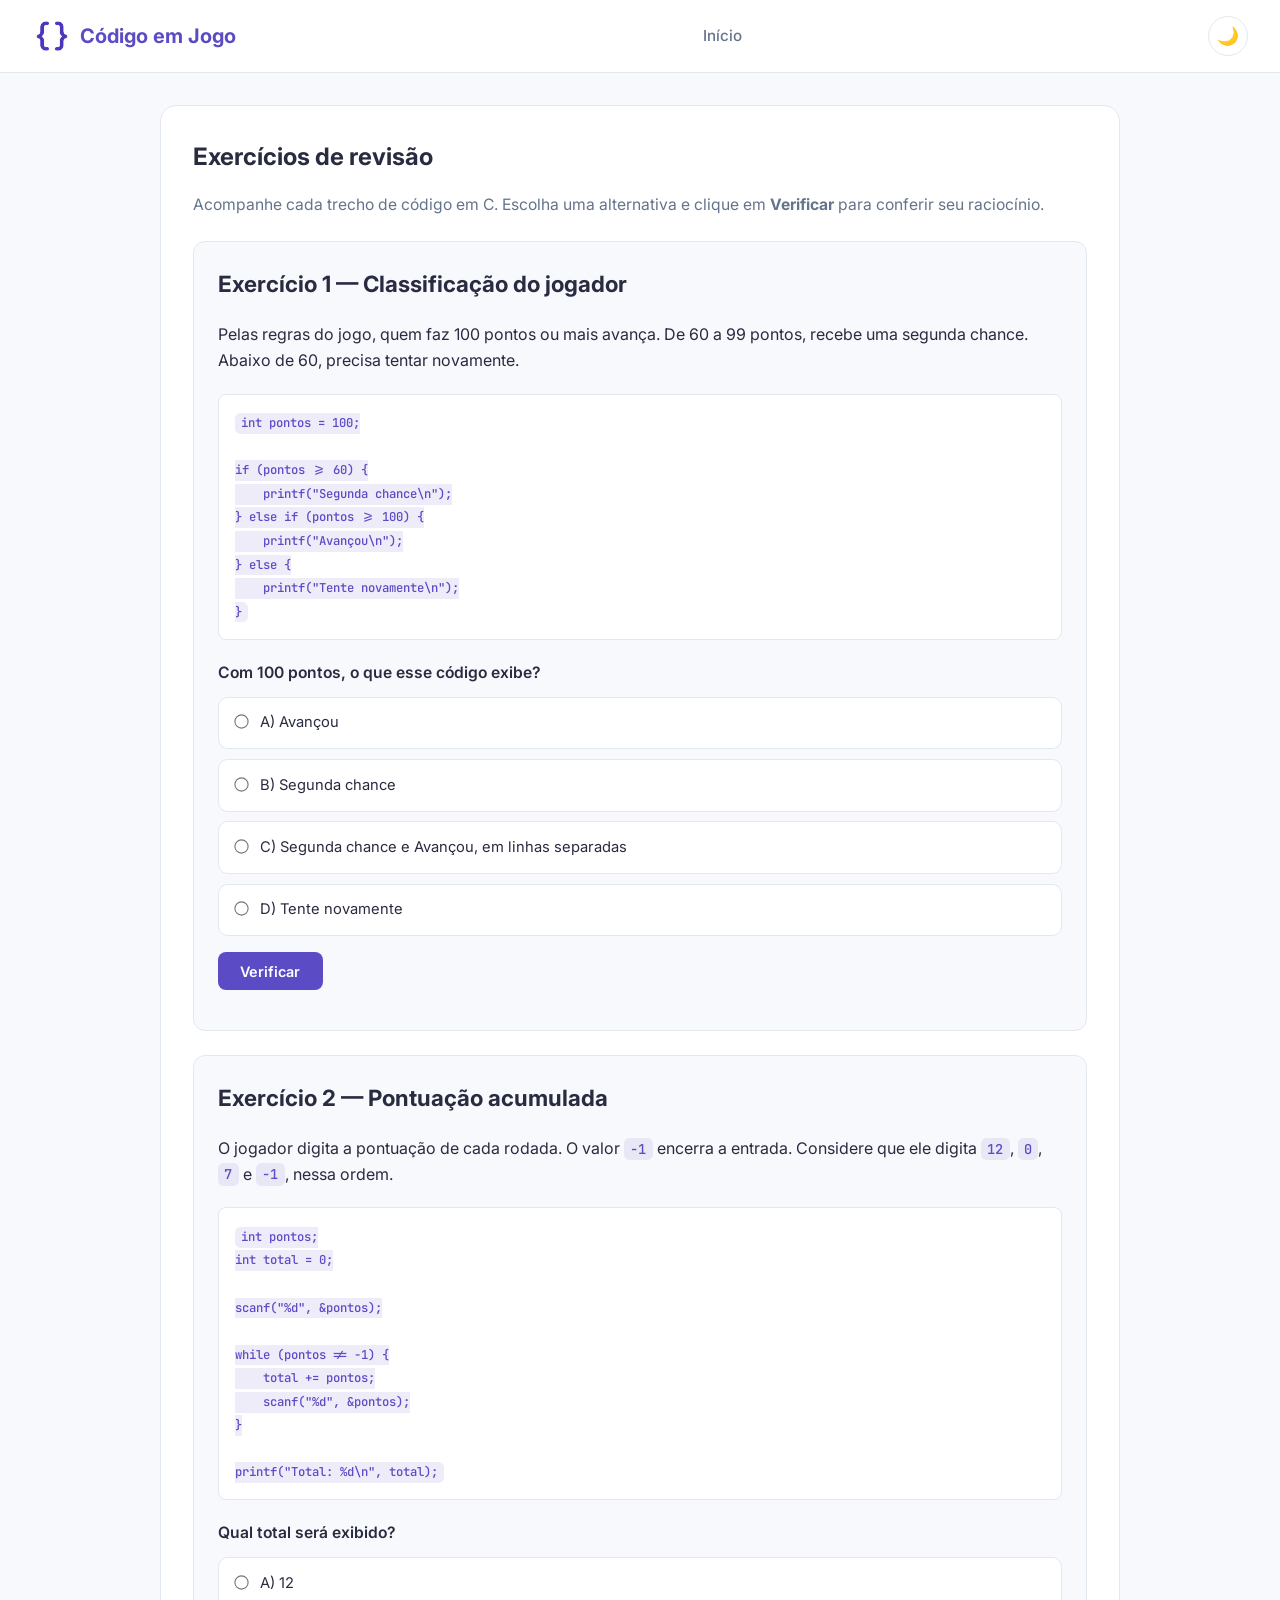
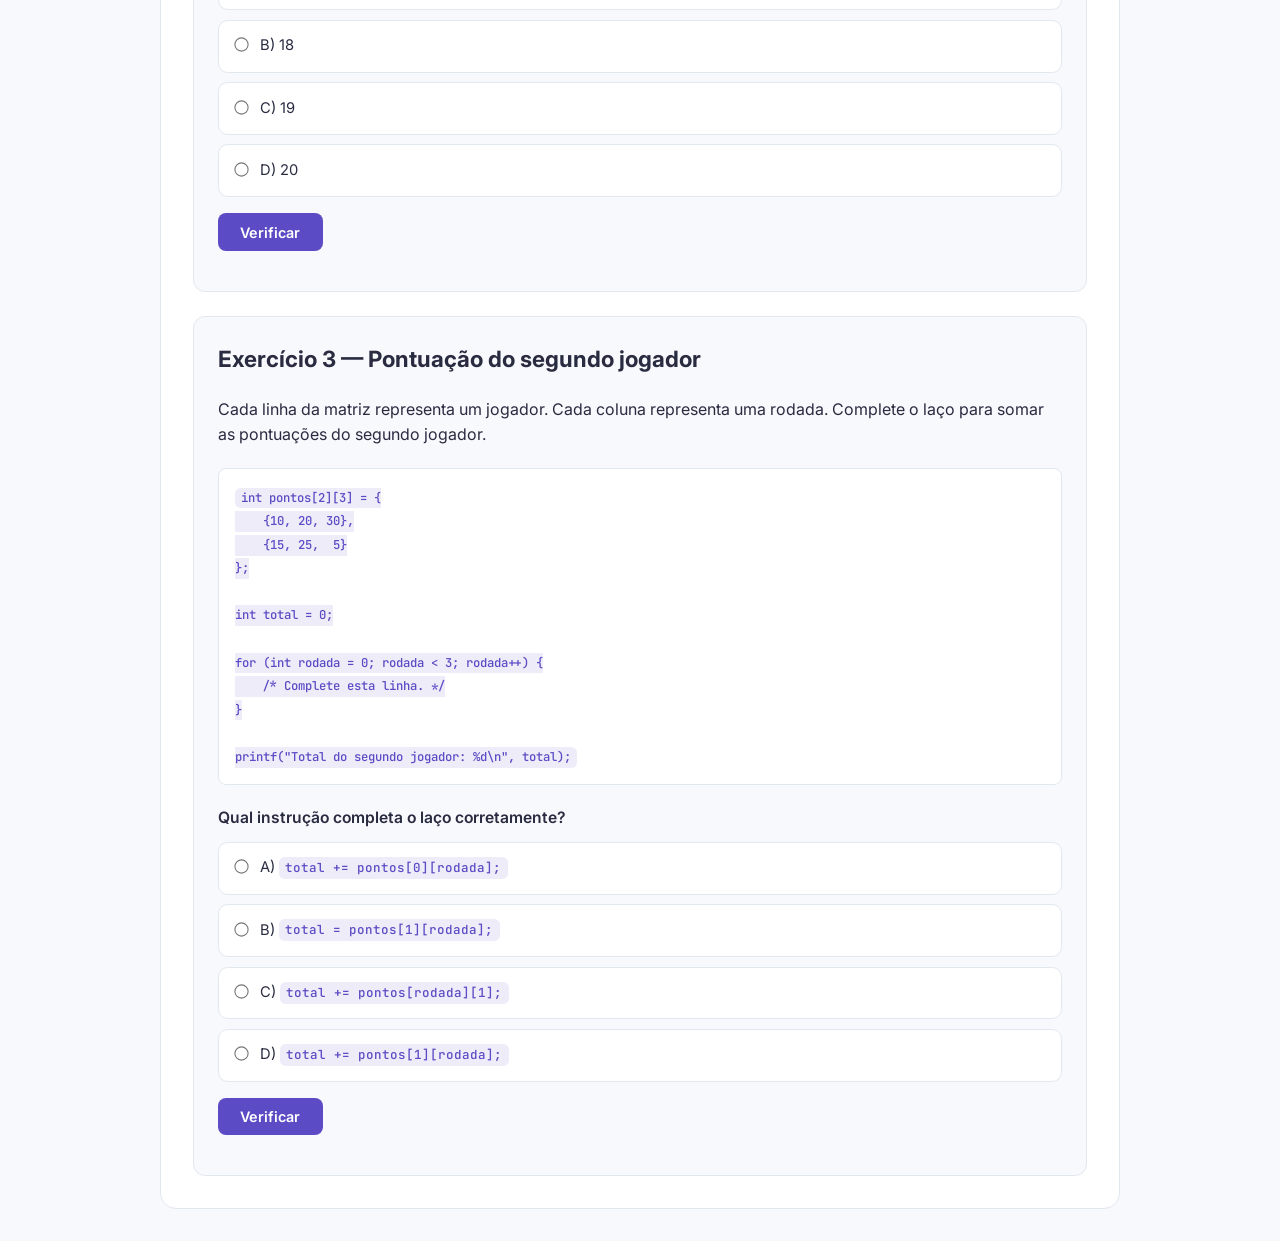
<file: paginas/exercicios.html>
<!DOCTYPE html>
<html lang="pt-BR">

<head>
    <meta charset="UTF-8">
    <meta name="viewport" content="width=device-width, initial-scale=1.0">
    <title>Exercícios de revisão | Código em Jogo</title>


    <script>
        if (localStorage.getItem('tema') === 'escuro') {
            document.documentElement.classList.add('dark-mode');
        }
    </script>

    <link rel="stylesheet" href="../css/style.css">
    <link rel="stylesheet" href="../css/paginas.css">
    <link rel="stylesheet" href="../css/exercicios.css">

</head>

<body id="pagina-aula" class="pagina-revisao">
    <header id="cabecalho" class="navbar">
        <a href="../index.html" class="logo">
            <img src="../assets/imagens/logo-codigo-em-jogo.png" alt="" width="48" height="48">
            <span>Código em Jogo</span>
        </a>

        <nav id="menu-principal" aria-label="Navegação principal">
            <a href="../index.html">Início</a>
        </nav>

        <button id="botao-tema" aria-label="Alternar tema claro e escuro">🌙</button>
    </header>

    <main id="conteudo-revisao">
        <section class="exercicios" id="exercicios" aria-labelledby="titulo-exercicios">
            <h1 id="titulo-exercicios">Exercícios de revisão</h1>
            <p>
                Acompanhe cada trecho de código em C. Escolha uma alternativa
                e clique em <strong>Verificar</strong> para conferir seu raciocínio.
            </p>

            <form class="questao" data-resposta="b">
                <h2>Exercício 1 — Classificação do jogador</h2>

                <p>
                    Pelas regras do jogo, quem faz 100 pontos ou mais avança.
                    De 60 a 99 pontos, recebe uma segunda chance.
                    Abaixo de 60, precisa tentar novamente.
                </p>

                <pre><code>int pontos = 100;

if (pontos &gt;= 60) {
    printf("Segunda chance\n");
} else if (pontos &gt;= 100) {
    printf("Avançou\n");
} else {
    printf("Tente novamente\n");
}</code></pre>

                <fieldset>
                    <legend>Com 100 pontos, o que esse código exibe?</legend>

                    <div class="resposta">
                        <label>
                            <input type="radio" name="resposta" value="a" required>
                            <span>A) Avançou</span>
                        </label>
                        <label>
                            <input type="radio" name="resposta" value="b">
                            <span>B) Segunda chance</span>
                        </label>
                        <label>
                            <input type="radio" name="resposta" value="c">
                            <span>C) Segunda chance e Avançou, em linhas separadas</span>
                        </label>
                        <label>
                            <input type="radio" name="resposta" value="d">
                            <span>D) Tente novamente</span>
                        </label>
                    </div>
                </fieldset>

                <button type="submit" class="botao-verificar">Verificar</button>
                <p class="texto-resultado" role="status"></p>

                <details class="resposta-explicacao" hidden>
                    <summary>Explicação da resposta</summary>
                    <p>
                        Com 100 pontos, a primeira condição,
                        <code>pontos &gt;= 60</code>, é verdadeira.
                        O programa exibe <strong>Segunda chance</strong>
                        e sai da estrutura condicional.
                    </p>
                    <p>
                        Para aplicar a regra do jogo, teste primeiro
                        <code>pontos &gt;= 100</code> e depois
                        <code>pontos &gt;= 60</code>.
                    </p>
                </details>
            </form>

            <form class="questao" data-resposta="c">
                <h2>Exercício 2 — Pontuação acumulada</h2>

                <p>
                    O jogador digita a pontuação de cada rodada.
                    O valor <code>-1</code> encerra a entrada.
                    Considere que ele digita <code>12</code>, <code>0</code>,
                    <code>7</code> e <code>-1</code>, nessa ordem.
                </p>

                <pre><code>int pontos;
int total = 0;

scanf("%d", &amp;pontos);

while (pontos != -1) {
    total += pontos;
    scanf("%d", &amp;pontos);
}

printf("Total: %d\n", total);</code></pre>

                <fieldset>
                    <legend>Qual total será exibido?</legend>

                    <div class="resposta">
                        <label>
                            <input type="radio" name="resposta" value="a" required>
                            <span>A) 12</span>
                        </label>
                        <label>
                            <input type="radio" name="resposta" value="b">
                            <span>B) 18</span>
                        </label>
                        <label>
                            <input type="radio" name="resposta" value="c">
                            <span>C) 19</span>
                        </label>
                        <label>
                            <input type="radio" name="resposta" value="d">
                            <span>D) 20</span>
                        </label>
                    </div>
                </fieldset>

                <button type="submit" class="botao-verificar">Verificar</button>
                <p class="texto-resultado" role="status"></p>

                <details class="resposta-explicacao" hidden>
                    <summary>Explicação da resposta</summary>
                    <p>
                        O laço soma <code>12 + 0 + 7</code> e chega a
                        <strong>19</strong>. O zero é uma pontuação válida
                        e mantém o laço em execução. Ao ler <code>-1</code>,
                        o programa encerra o laço antes da próxima soma.
                    </p>
                </details>
            </form>

            <form class="questao" data-resposta="d">
                <h2>Exercício 3 — Pontuação do segundo jogador</h2>

                <p>
                    Cada linha da matriz representa um jogador. Cada coluna
                    representa uma rodada. Complete o laço para somar
                    as pontuações do segundo jogador.
                </p>

                <pre><code>int pontos[2][3] = {
    {10, 20, 30},
    {15, 25,  5}
};

int total = 0;

for (int rodada = 0; rodada &lt; 3; rodada++) {
    /* Complete esta linha. */
}

printf("Total do segundo jogador: %d\n", total);</code></pre>

                <fieldset>
                    <legend>Qual instrução completa o laço corretamente?</legend>

                    <div class="resposta">
                        <label>
                            <input type="radio" name="resposta" value="a" required>
                            <span>A) <code>total += pontos[0][rodada];</code></span>
                        </label>
                        <label>
                            <input type="radio" name="resposta" value="b">
                            <span>B) <code>total = pontos[1][rodada];</code></span>
                        </label>
                        <label>
                            <input type="radio" name="resposta" value="c">
                            <span>C) <code>total += pontos[rodada][1];</code></span>
                        </label>
                        <label>
                            <input type="radio" name="resposta" value="d">
                            <span>D) <code>total += pontos[1][rodada];</code></span>
                        </label>
                    </div>
                </fieldset>

                <button type="submit" class="botao-verificar">Verificar</button>
                <p class="texto-resultado" role="status"></p>

                <details class="resposta-explicacao" hidden>
                    <summary>Explicação da resposta</summary>
                    <p>
                        Em C, os índices começam em zero. A linha <code>1</code>
                        corresponde ao segundo jogador. O laço mantém essa linha
                        fixa e usa <code>rodada</code> para percorrer as três colunas.
                        Com <code>+=</code>, o total acumula <code>15 + 25 + 5</code>
                        e chega a <strong>45 pontos</strong>.
                    </p>
                </details>
            </form>
        </section>
    </main>

    <script src="../js/exercicios.js"></script>
    <script src="../js/botao.js"></script>
</body>

</html>
</file>
<file: css/style.css>
@import url('https://fonts.googleapis.com/css2?family=JetBrains+Mono:ital,wght@0,100..800;1,100..800&display=swap');
@import url('https://fonts.googleapis.com/css2?family=Inter:ital,opsz,wght@0,14..32,100..900;1,14..32,100..900&family=JetBrains+Mono:ital,wght@0,100..800;1,100..800&display=swap');

/* =================================================
   1. VARIÁVEIS DE CORES (TEMA CLARO E ESCURO)
================================= */
:root {
    --bg-color: #F8F9FC;
    --card-bg: #ffffff;
    --text-main: #292b40;
    --text-muted: #64748b;
    --border-color: #e2e8f0;
    --primary: #5B4BC4;
    --primary-hover: #4f46e5;
    --card-hover-shadow: rgba(91, 75, 196, 0.1);
}

html.dark-mode,
body.dark-mode {
    --bg-color: #0f172a;
    --card-bg: #1e293b;
    --text-main: #f8fafc;
    --text-muted: #94a3b8;
    --border-color: #334155;
    --primary: #6653e0;
    --primary-hover: #4f46e5;
    --card-hover-shadow: rgba(129, 115, 237, 0.2);
}

/* =================================================
   2. RESET E CONFIGURAÇÕES GERAIS
================================= */
* {
    margin: 0;
    padding: 0;
    box-sizing: border-box;
}

body {
    display: flex;
    flex-direction: column;
    line-height: 1.6;
    font-family: "Inter", sans-serif;
    background-color: var(--bg-color);
    color: var(--text-main);
    min-height: 100vh;
    transition: background-color 0.3s ease, color 0.3s ease;
}

ul {
    list-style: none;
}

a {
    text-decoration: none;
    color: inherit;
}

/* =================================================================
   3. NAVBAR (CABEÇALHO)
   ================================================================ */
.navbar {
    background-color: var(--card-bg);
    border-bottom: 1px solid var(--border-color);
    padding: 1rem 2rem;
    display: flex;
    justify-content: space-between;
    align-items: center;
    position: sticky;
    width: 100%;
    top: 0;
    z-index: 100;
    transition: background-color 0.3s ease, border-color 0.3s ease;
}

.logo {
    display: flex;
    align-items: center;
    gap: 0.5rem;
    color: var(--primary);
    font-size: 1.25rem;
    font-weight: 700;
    text-decoration: none;
}

.logo img {
    width: 40px;
    height: 40px;
}

.navbar nav {
    margin: 0 auto; 
}

.navbar nav ul {
    display: flex;
    gap: 2rem;
    justify-content: center;
}

.navbar nav a {
    color: var(--text-muted);
    font-size: 0.95rem;
    font-weight: 500;
    transition: all 0.2s ease-in-out;
}

.navbar nav a:hover,
.navbar nav a[aria-current="page"] {
    color: var(--primary);
}

/* Botão de Tema */
#botao-tema {
    background: transparent;
    border: 1px solid var(--border-color);
    border-radius: 50%;
    width: 40px;
    height: 40px;
    cursor: pointer;
    font-size: 1.1rem;
    display: flex;
    align-items: center;
    justify-content: center;
    transition: all 0.2s ease-in-out;
}

#botao-tema:hover {
    background-color: var(--border-color);
}

/* =================================================================
   4. CONTEÚDO PRINCIPAL
   ================================================================ */
#conteudo-principal {
    flex: 1;
    max-width: 1050px;
    width: 100%;
    margin: 0 auto;
    padding: 3.5rem 1.5rem;
    display: flex;
    flex-direction: column;
    gap: 3.5rem;
}

.destaque-topo {
    display: flex;
    flex-direction: column;
    gap: 0.5rem;
}

.destaque-topo p:first-child {
    font-size: 0.75rem;
    font-weight: 700;
    letter-spacing: 0.08em;
    color: var(--primary);
    text-transform: uppercase;
}

.destaque-topo h1 {
    font-size: 2.25rem;
    font-weight: 800;
    color: var(--text-main);
    letter-spacing: -0.02em;
}

.destaque-topo p {
    font-size: 1.05rem;
    color: var(--text-muted);
}

#trilha {
    display: flex;
    flex-direction: column;
    gap: 1.5rem;
}

#titulo-trilha {
    font-size: 1.5rem;
    font-weight: 700;
    color: var(--text-main);
}

/* =================================================================
   5. GRADE E CARTÕES DE MÓDULOS
   ================================================================ */
.lista-modulos {
    display: grid;
    grid-template-columns: repeat(auto-fit, minmax(300px, 1fr));
    gap: 1.5rem;
}

.cartao-modulo {
    background-color: var(--card-bg);
    border: 1px solid var(--border-color);
    border-radius: 0.75rem;
    padding: 1.5rem;
    display: flex;
    flex-direction: column;
    justify-content: space-between; 
    min-height: 220px;
    position: relative;
    transition: all 0.2s ease-in-out, background-color 0.3s ease, border-color 0.3s ease;
}

.cartao-modulo:hover {
    border-color: var(--primary);
    transform: translateY(-3px);
    box-shadow: 0 10px 20px var(--card-hover-shadow);
}

.cartao-modulo p:first-child {
    font-size: 0.8rem;
    font-weight: 700;
    color: var(--primary);
    text-transform: uppercase;
    letter-spacing: 0.05em;
    margin-bottom: 0.25rem;
}

.cartao-modulo h3 {
    font-size: 1.15rem;
    font-weight: 700;
    color: var(--text-main);
    margin-bottom: 0.5rem;
}

.cartao-modulo p:not(:first-child) {
    font-size: 0.9rem;
    color: var(--text-muted); 
    margin-bottom: 1rem;
}

.cartao-modulo a {
    font-size: 0.875rem;
    font-weight: 600;
    color: var(--primary);
    transition: all 0.2s ease-in-out;
    width: fit-content;
}

.cartao-modulo a::after {
    content: "";
    position: absolute;
    top: 0;
    left: 0;
    right: 0;
    bottom: 0;
    border-radius: 0.75rem;
    z-index: 1;
}

.cartao-modulo a:hover {
    text-decoration: underline;
}

.titulo-pratica {
    display: flex;
    flex-direction: column;
    gap: 0.5rem;
}

.titulo-pratica h2 {
    color: var(--text-main);
}

.titulo-pratica p {
    font-size: 1.05rem;
    color: var(--text-muted);
}

/* =================================================================
   6. BOTÕES DE AÇÃO PRINCIPAIS
   ================================================================ */
.botao-acao {
    display: inline-flex;
    align-items: center;
    justify-content: center;
    background-color: var(--primary);
    color: #ffffff;
    padding: 0.75rem 1.75rem;
    border-radius: 0.5rem;
    font-weight: 600;
    font-size: 0.95rem;
    width: fit-content;
    text-decoration: none;
    box-shadow: 0 4px 6px -1px rgba(0, 0, 0, 0.1);
    transition: all 0.2s ease-in-out;
    position: relative;
    z-index: 2;
}

.botao-acao:hover {
    background-color: var(--primary-hover);
    transform: translateY(-2px);
    color: #ffffff; 
}

/* =================================================================
   7. RODAPÉ
   ================================================================ */
.rodape {
    background-color: var(--card-bg);
    border-top: 1px solid var(--border-color);
    padding: 2rem;
    text-align: center;
    color: var(--text-muted);
    font-size: 0.85rem;
    display: flex;
    flex-direction: column;
    gap: 0.5rem;  
    transition: background-color 0.3s ease, border-color 0.3s ease;
}

.rodape ul {
    display: flex;
    justify-content: center;
    gap: 1.5rem;
    margin-top: 0.25rem;
}

.rodape li {
    color: var(--text-main);
    font-weight: 500;
}

/* =================================================================
   8. RESPONSIVIDADE
   ================================================================ */
@media (max-width: 768px) {
    .navbar {
        flex-direction: row;
        flex-wrap: wrap;
        justify-content: space-between;
        align-items: center;
        gap: 0.75rem;
        padding: 0.85rem 1.25rem;
    }

    .navbar .logo {
        order: 1;
        font-size: 1.1rem;
    }

    .navbar #botao-tema {
        order: 2;
        width: 36px;
        height: 36px;
    }

    .navbar nav {
        order: 3;
        width: 100%;
        margin: 0;
        padding-top: 0.5rem;
        border-top: 1px solid var(--border-color);
    }

    .navbar nav ul {
        justify-content: center;
        gap: 1.5rem;
    }
}

/* ===================================================================
    MASCOTE 
   =================================================================== */
.mascote {
    display: block;
    width: 240px;
    max-width: 100%;
    height: auto;
    align-self: center;
    animation: flutuar 3s ease-in-out infinite;

}

@keyframes flutuar {
    0%, 100% {
        transform: translateY(0);
    }

    50% {
        transform: translateY(12px);
    }
}

/* Respeita a preferência por menos movimento */
@media (prefers-reduced-motion: reduce) {
    .mascote {
        animation: none;
    }
    
}
</file>
<file: css/paginas.css>
/* =================================================================
   ESTILOS DA PÁGINA
   ================================================================= */

#pagina-aula #cabecalho {
    background-color: var(--card-bg);
    border-bottom: 1px solid var(--border-color);
    padding: 1rem 2rem;
    display: flex;
    justify-content: space-between;
    align-items: center;
    position: sticky;
    top: 0;
    width: 100%;
    z-index: 100;
    transition: background-color 0.3s ease, border-color 0.3s ease;
}

#pagina-aula #menu-principal {
    margin: 0 auto;
    display: flex;
    gap: 2rem;
}

#pagina-aula #menu-principal a {
    color: var(--text-muted);
    font-size: 0.95rem;
    font-weight: 500;
    transition: color 0.2s ease-in-out;
}

#pagina-aula #menu-principal a:hover {
    color: var(--primary);
}

/* =================================================================
   LAYOUT EM DUAS COLUNAS (SIDEBAR + CONTEÚDO)
   ================================================================= */
#pagina-aula {
    display: grid;
    grid-template-columns: 280px 1fr;
    grid-template-rows: auto 1fr auto;
    grid-template-areas:
        "header header"
        "sidebar main"
        "footer footer";
    column-gap: 2.5rem;
    max-width: 1350px;
    margin: 0 auto;
    padding: 0 1.5rem;
}

body#pagina-aula {
    grid-template-columns: 310px 1fr;
    max-width: 100%;
    padding: 0;
    column-gap: 0;
}

#pagina-aula #cabecalho {
    grid-area: header;
}

#pagina-aula .rodape {
    grid-area: footer;
}

/* =================================================================
   BARRA LATERAL (#barra-lateral)
   ================================================================= */
#barra-lateral {
    grid-area: sidebar;
    background-color: var(--card-bg);
    border: 1px solid var(--border-color);
    border-radius: 1rem;
    padding: 1.5rem;
    margin: 2.5rem 0 2.5rem 2rem;
    height: fit-content;
    position: sticky;
    top: 5.5rem;
    display: flex;
    flex-direction: column;
    gap: 1.5rem;
    transition: background-color 0.3s ease, border-color 0.3s ease;
}

.barra-lateral-cabecalho {
    display: grid;
    grid-template-columns: 1fr auto;
    align-items: center;
    gap: 0.25rem;
}

.barra-lateral-cabecalho p {
    font-size: 0.75rem;
    font-weight: 700;
    letter-spacing: 0.08em;
    color: var(--primary);
    text-transform: uppercase;
}

.barra-lateral-cabecalho button {
    background: transparent;
    border: none;
    color: var(--text-muted);
    font-size: 0.8rem;
    font-family: inherit;
    cursor: pointer;
    transition: color 0.2s ease;
}

.barra-lateral-cabecalho button:hover {
    color: var(--primary);
}

.barra-lateral-cabecalho h2 {
    grid-column: 1 / -1;
    font-size: 1.15rem;
    font-weight: 700;
    color: var(--text-main);
    margin-top: 0.25rem;
}

.barra-lateral-lista {
    display: flex;
    flex-direction: column;
    gap: 0.35rem;
}

.barra-lateral-lista a {
    display: block;
    padding: 0.65rem 0.9rem;
    border-radius: 0.5rem;
    font-size: 0.9rem;
    font-weight: 500;
    color: var(--text-muted);
    transition: all 0.2s ease;
}

.barra-lateral-lista a:hover {
    background-color: rgba(91, 75, 196, 0.08);
    color: var(--primary);
}

body[data-aula="aula1"] .barra-lateral-lista li:nth-child(1) a,
body[data-aula="aula2"] .barra-lateral-lista li:nth-child(2) a,
body[data-aula="aula3"] .barra-lateral-lista li:nth-child(3) a,
body[data-aula="aula4"] .barra-lateral-lista li:nth-child(4) a,
body[data-aula="aula5"] .barra-lateral-lista li:nth-child(5) a,
body[data-aula="aula6"] .barra-lateral-lista li:nth-child(6) a,
body[data-aula="aula7"] .barra-lateral-lista li:nth-child(7) a {
    background-color: rgba(91, 75, 196, 0.12);
    color: var(--primary);
    font-weight: 700;
}

.barra-progresso {
    padding-top: 1.25rem;
    border-top: 1px solid var(--border-color);
    display: flex;
    flex-direction: column;
    gap: 0.4rem;
}

.barra-progresso label {
    font-size: 0.75rem;
    font-weight: 700;
    text-transform: uppercase;
    letter-spacing: 0.05em;
    color: var(--text-muted);
}

#progresso-trilha {
    width: 100%;
    height: 8px;
    border-radius: 999px;
    overflow: hidden;
    appearance: none;
    border: none;
    background-color: var(--border-color);
}

#progresso-trilha::-webkit-progress-bar {
    background-color: var(--border-color);
    border-radius: 999px;
}

#progresso-trilha::-webkit-progress-value {
    background-color: var(--primary);
    border-radius: 999px;
}

#progresso-trilha::-moz-progress-bar {
    background-color: var(--primary);
    border-radius: 999px;
}

.barra-progresso p {
    font-size: 0.8rem;
    color: var(--text-muted);
}


.barra-lateral-rodape {
    padding-top: 1rem;
    border-top: 1px solid var(--border-color);
    display: flex;
    justify-content: space-between;
}

.barra-lateral-rodape a {
    font-size: 0.85rem;
    font-weight: 600;
    color: var(--primary);
    transition: color 0.2s ease;
}

.barra-lateral-rodape a:hover {
    text-decoration: underline;
}

/* =================================================================
   CONTEÚDO PRINCIPAL DA AULA (#conteudo-principal)
   ================================================================= */
#pagina-aula #conteudo-principal {
    grid-area: main;
    max-width: 100%;
    width: 100%;
    margin: 0 auto 0 0;
    padding: 2.5rem 2.5rem 4rem 2.5rem;
    display: flex;
    flex-direction: column;
    gap: 2rem;
}

.conteudo-principal-cabecalho {
    display: flex;
    flex-direction: column;
    gap: 0.65rem;
    margin-bottom: 0.5rem;
}

.conteudo-principal-cabecalho p:first-child {
    font-size: 0.75rem;
    font-weight: 700;
    letter-spacing: 0.08em;
    color: var(--primary);
    text-transform: uppercase;
}

#titulo-aula {
    font-size: 2.25rem;
    font-weight: 800;
    color: var(--text-main);
    letter-spacing: -0.02em;
    line-height: 1.2;
}

.conteudo-principal-cabecalho p:not(:first-child) {
    font-size: 1.05rem;
    color: var(--text-muted);
}

/* =================================================================
   CARTÕES DE SEÇÃO (.secao-conteudo e .exercicios)
   ================================================================= */
.secao-conteudo,
.exercicios {
    background-color: var(--card-bg);
    border: 1px solid var(--border-color);
    border-radius: 1rem;
    padding: 2rem;
    display: flex;
    flex-direction: column;
    gap: 1rem;
    transition: background-color 0.3s ease, border-color 0.3s ease;
}

.secao-conteudo h2,
.exercicios h2 {
    font-size: 1.4rem;
    font-weight: 700;
    color: var(--text-main);
    margin-bottom: 0.25rem;
}

.secao-conteudo h3 {
    font-size: 1.1rem;
    font-weight: 700;
    color: var(--text-main);
    margin-top: 0.75rem;
}

.secao-conteudo p,
.exercicios > p {
    font-size: 0.98rem;
    color: var(--text-muted);
}

.secao-conteudo strong {
    color: var(--text-main);
}

.secao-conteudo ol,
.secao-conteudo ul {
    padding-left: 1.5rem;
    display: flex;
    flex-direction: column;
    gap: 0.5rem;
    color: var(--text-muted);
    font-size: 0.98rem;
}

.secao-conteudo ol {
    list-style: decimal;
}

.secao-conteudo ul {
    list-style: disc;
}

.secao-conteudo li::marker {
    color: var(--primary);
    font-weight: 700;
}

.secao-conteudo code:not(.codigo),
.questao code:not(.codigo) {
    font-family: "JetBrains Mono", monospace;
    font-size: 0.85em;
    background-color: rgba(91, 75, 196, 0.1);
    color: var(--primary);
    padding: 0.15rem 0.4rem;
    border-radius: 0.35rem;
    font-weight: 500;
}

/* =================================================================
   BLOCOS DE CÓDIGO ESCUROS (.exemplo e pre)
   ================================================================= */
.exemplo {
    display: flex;
    flex-direction: column;
    gap: 1rem;
}

.exemplo h2 {
    font-size: 1.4rem;
    font-weight: 700;
    color: var(--text-main);
}

.exemplo > p {
    font-size: 0.98rem;
    color: var(--text-muted);
}

.exemplo-codigo,
.exemplo-resultado {
    background-color: #131626;
    border: 1px solid #262b45;
    border-radius: 1rem;
    padding: 1.5rem;
    color: #f8fafc;
}

.exemplo-codigo h3,
.exemplo-resultado h3 {
    font-size: 0.75rem;
    font-weight: 700;
    letter-spacing: 0.08em;
    color: #9382ff;
    text-transform: uppercase;
    margin-bottom: 1rem;
}

.exemplo-codigo pre,
.exemplo-resultado pre,
.secao-conteudo pre,
.questao pre {
    font-family: "JetBrains Mono", monospace;
    font-size: 0.9rem;
    line-height: 1.6;
    overflow-x: auto;
    color: #e2e8f0;
}

.secao-conteudo pre,
.questao pre {
    background-color: #131626;
    border: 1px solid #262b45;
    border-radius: 0.75rem;
    padding: 1rem 1.25rem;
    margin: 0.25rem 0;
}

samp {
    font-family: "JetBrains Mono", monospace;
    color: #38bdf8;
    font-weight: 500;
}

/* =================================================================
   CAIXAS INTERATIVAS (<details> e <summary>)
   ================================================================= */
details {
    background-color: rgba(91, 75, 196, 0.08);
    border: 1px solid rgba(91, 75, 196, 0.2);
    border-radius: 0.75rem;
    padding: 1rem 1.25rem;
    margin-top: 0.5rem;
    transition: all 0.2s ease;
}

body.dark-mode details {
    background-color: rgba(102, 83, 224, 0.14);
    border-color: rgba(102, 83, 224, 0.3);
}

details summary {
    font-size: 0.85rem;
    font-weight: 700;
    letter-spacing: 0.04em;
    text-transform: uppercase;
    color: var(--primary);
    cursor: pointer;
    user-select: none;
}

details[open] summary {
    margin-bottom: 0.75rem;
}

details p,
details ul {
    color: var(--text-main);
    font-size: 0.95rem;
}

/* =================================================================
   EXERCÍCIOS DE FIXAÇÃO (.questao)
   ================================================================= */
.questao {
    background-color: var(--bg-color);
    border: 1px solid var(--border-color);
    border-radius: 0.75rem;
    padding: 1.5rem;
    margin-top: 0.5rem;
    display: flex;
    flex-direction: column;
    gap: 1rem;
}

.questao h3 {
    font-size: 1.1rem;
    font-weight: 700;
    color: var(--text-main);
}

.questao fieldset {
    border: none;
    display: flex;
    flex-direction: column;
    gap: 0.75rem;
}

.questao legend {
    font-size: 0.98rem;
    font-weight: 600;
    color: var(--text-main);
    margin-bottom: 0.75rem;
}

.alternativas,
.resposta {
    display: flex;
    flex-direction: column;
    gap: 0.6rem;
}

.alternativas,
.resposta label {
    display: flex;
    align-items: flex-start;
    gap: 0.75rem;
    background-color: var(--card-bg);
    border: 1px solid var(--border-color);
    border-radius: 0.6rem;
    padding: 0.85rem 1rem;
    cursor: pointer;
    font-size: 0.92rem;
    color: var(--text-main);
    transition: all 0.2s ease;
}

.alternativas:hover,
.resposta label:hover {
    border-color: var(--primary);
    box-shadow: 0 4px 12px var(--card-hover-shadow);
}

.alternativas input[type="radio"],
.alternativas input[type="checkbox"],
.resposta input[type="checkbox"],
.resposta input[type="radio"] {
    accent-color: var(--primary);
    margin-top: 0.25rem;
    transform: scale(1.1);
    cursor: pointer;
}

.botao-verificar {
    background-color: var(--primary);
    color: #ffffff;
    border: none;
    border-radius: 0.5rem;
    padding: 0.65rem 1.4rem;
    font-family: inherit;
    font-size: 0.9rem;
    font-weight: 600;
    width: fit-content;
    cursor: pointer;
    transition: all 0.2s ease;
}

.botao-verificar:hover {
    background-color: var(--primary-hover);
    transform: translateY(-2px);
}

.texto-resultado {
    font-size: 0.92rem;
    font-weight: 600;
}

.secao-conteudo nav[aria-label="Navegação entre aulas"] {
    display: flex;
    flex-wrap: wrap;
    gap: 1rem;
    margin-top: 0.5rem;
}

.secao-conteudo nav[aria-label="Navegação entre aulas"] a:first-child {
    background-color: transparent;
    color: var(--primary);
    border: 1px solid var(--primary);
    box-shadow: none;
}

.secao-conteudo nav[aria-label="Navegação entre aulas"] a:first-child:hover {
    background-color: rgba(91, 75, 196, 0.1);
}

/* =================================================================
   ESTILOS COMPLEMENTARES PARA A PÁGINA SOBRE
   ================================================================= */

section[aria-labelledby="titulo-proposta"] {
    background-color: rgba(91, 75, 196, 0.1);
    border-color: rgba(91, 75, 196, 0.25);
    padding: 2.5rem;
}

body.dark-mode section[aria-labelledby="titulo-proposta"] {
    background-color: rgba(102, 83, 224, 0.16);
    border-color: rgba(102, 83, 224, 0.35);
}

.secao-conteudo figure {
    background-color: var(--bg-color);
    border: 1px solid var(--border-color);
    border-radius: 0.75rem;
    padding: 1.5rem;
    margin: 0.75rem 0;
    display: flex;
    flex-direction: column;
    align-items: center;
    gap: 1rem;
}

.secao-conteudo figure img {
    border-radius: 0.5rem;
    max-width: 100%;
    height: auto;
}

.secao-conteudo figcaption {
    font-size: 0.85rem;
    color: var(--text-muted);
    text-align: center;
}

.secao-conteudo a:not(.botao-acao) {
    color: var(--primary);
    font-weight: 600;
    text-decoration: underline;
    text-underline-offset: 3px;
    transition: color 0.2s ease;
}

.secao-conteudo a:not(.botao-acao):hover {
    color: var(--primary-hover);
}

.secao-conteudo .botao-acao {
    margin-top: 0.5rem;
}

/* =================================================================
   ESTADO RECOLHIDO DA BARRA LATERAL
   ================================================================= */
body#pagina-aula.barra-recolhida {
    grid-template-columns: 1fr;
    grid-template-areas:
        "header"
        "main"
        "footer";
}

body#pagina-aula.barra-recolhida #barra-lateral {
    display: none;
}

body#pagina-aula.barra-recolhida #conteudo-principal {
    padding-left: 5rem;
}

#botao-abrir-barra {
    position: fixed;
    top: 5.5rem;
    left: 1.25rem;
    width: 42px;
    height: 42px;
    display: inline-flex;
    align-items: center;
    justify-content: center;
    background-color: var(--card-bg);
    color: var(--primary);
    border: 1px solid var(--border-color);
    border-radius: 0.65rem;
    font-size: 1.15rem;
    font-weight: 700;
    cursor: pointer;
    box-shadow: 0 4px 12px rgba(0, 0, 0, 0.08);
    z-index: 95;
    transition: all 0.2s ease;
}

#botao-abrir-barra:hover {
    border-color: var(--primary);
    background-color: var(--primary);
    color: #ffffff;
}

#botao-abrir-barra[hidden] {
    display: none;
}

/* =================================================================
   RESPONSIVIDADE TABLET E CELULAR
   ================================================================= */
@media (max-width: 960px) {
    body#pagina-aula {
        display: flex;
        flex-direction: column;
    }

    #barra-lateral {
        position: fixed;
        inset: 0.75rem;
        width: auto;
        height: auto;
        max-height: calc(100dvh - 1.5rem);
        margin: 0;
        border: 1px solid var(--border-color);
        border-radius: 1.25rem;
        padding: 1.75rem 1.5rem;
        justify-content: space-between;
        overflow-y: auto;
        z-index: 200;
        box-shadow: 0 20px 50px rgba(15, 23, 42, 0.35);
    }

    .barra-lateral-lista a {
        padding: 0.8rem 1rem;
        font-size: 0.95rem;
    }

    #pagina-aula #conteudo-principal,
    body#pagina-aula.barra-recolhida #conteudo-principal {
        padding: 1.5rem 1.25rem 5rem 1.25rem;
    }

    #botao-abrir-barra {
        top: auto;
        bottom: 1.25rem;
        left: 1.25rem;
        width: 46px;
        height: 46px;
        border-radius: 0.85rem;
        background-color: var(--primary);
        color: #ffffff;
        border: none;
        box-shadow: 0 6px 16px rgba(91, 75, 196, 0.35);
    }

    #botao-abrir-barra:hover {
        background-color: var(--primary-hover);
        color: #ffffff;
    }
}

@media (max-width: 768px) {
    #pagina-aula #cabecalho {
        flex-wrap: wrap;
        gap: 0.75rem;
        padding: 0.85rem 1.25rem;
    }

    #pagina-aula #cabecalho .logo {
        order: 1;
        font-size: 1.1rem;
    }

    #pagina-aula #cabecalho #botao-tema {
        order: 2;
        width: 36px;
        height: 36px;
    }

    #pagina-aula #menu-principal {
        order: 3;
        width: 100%;
        justify-content: center;
        gap: 1.5rem;
        padding-top: 0.5rem;
        border-top: 1px solid var(--border-color);
    }

    .conteudo-principal-cabecalho h1,
    #titulo-aula {
        font-size: 1.65rem;
    }

    .secao-conteudo,
    .exercicios {
        padding: 1.25rem;
    }
}
</file>
<file: css/exercicios.css>
body#pagina-aula.pagina-revisao {
    display: flex;
    flex-direction: column;
}

.pagina-revisao #conteudo-revisao {
    box-sizing: border-box;
    width: calc(100% - 2rem);
    max-width: 960px;
    margin: 2rem auto;
}

.pagina-revisao .questao {
    min-width: 0;
}

.pagina-revisao fieldset {
    min-inline-size: 0;
}

.pagina-revisao pre {
    max-width: 100%;
    overflow-x: auto;
    padding: 1rem;
    border: 1px solid var(--border-color);
    border-radius: 8px;
    background-color: var(--card-bg);
}

body#pagina-aula.pagina-revisao {
    display: flex;
    flex-direction: column;
}
</file>
